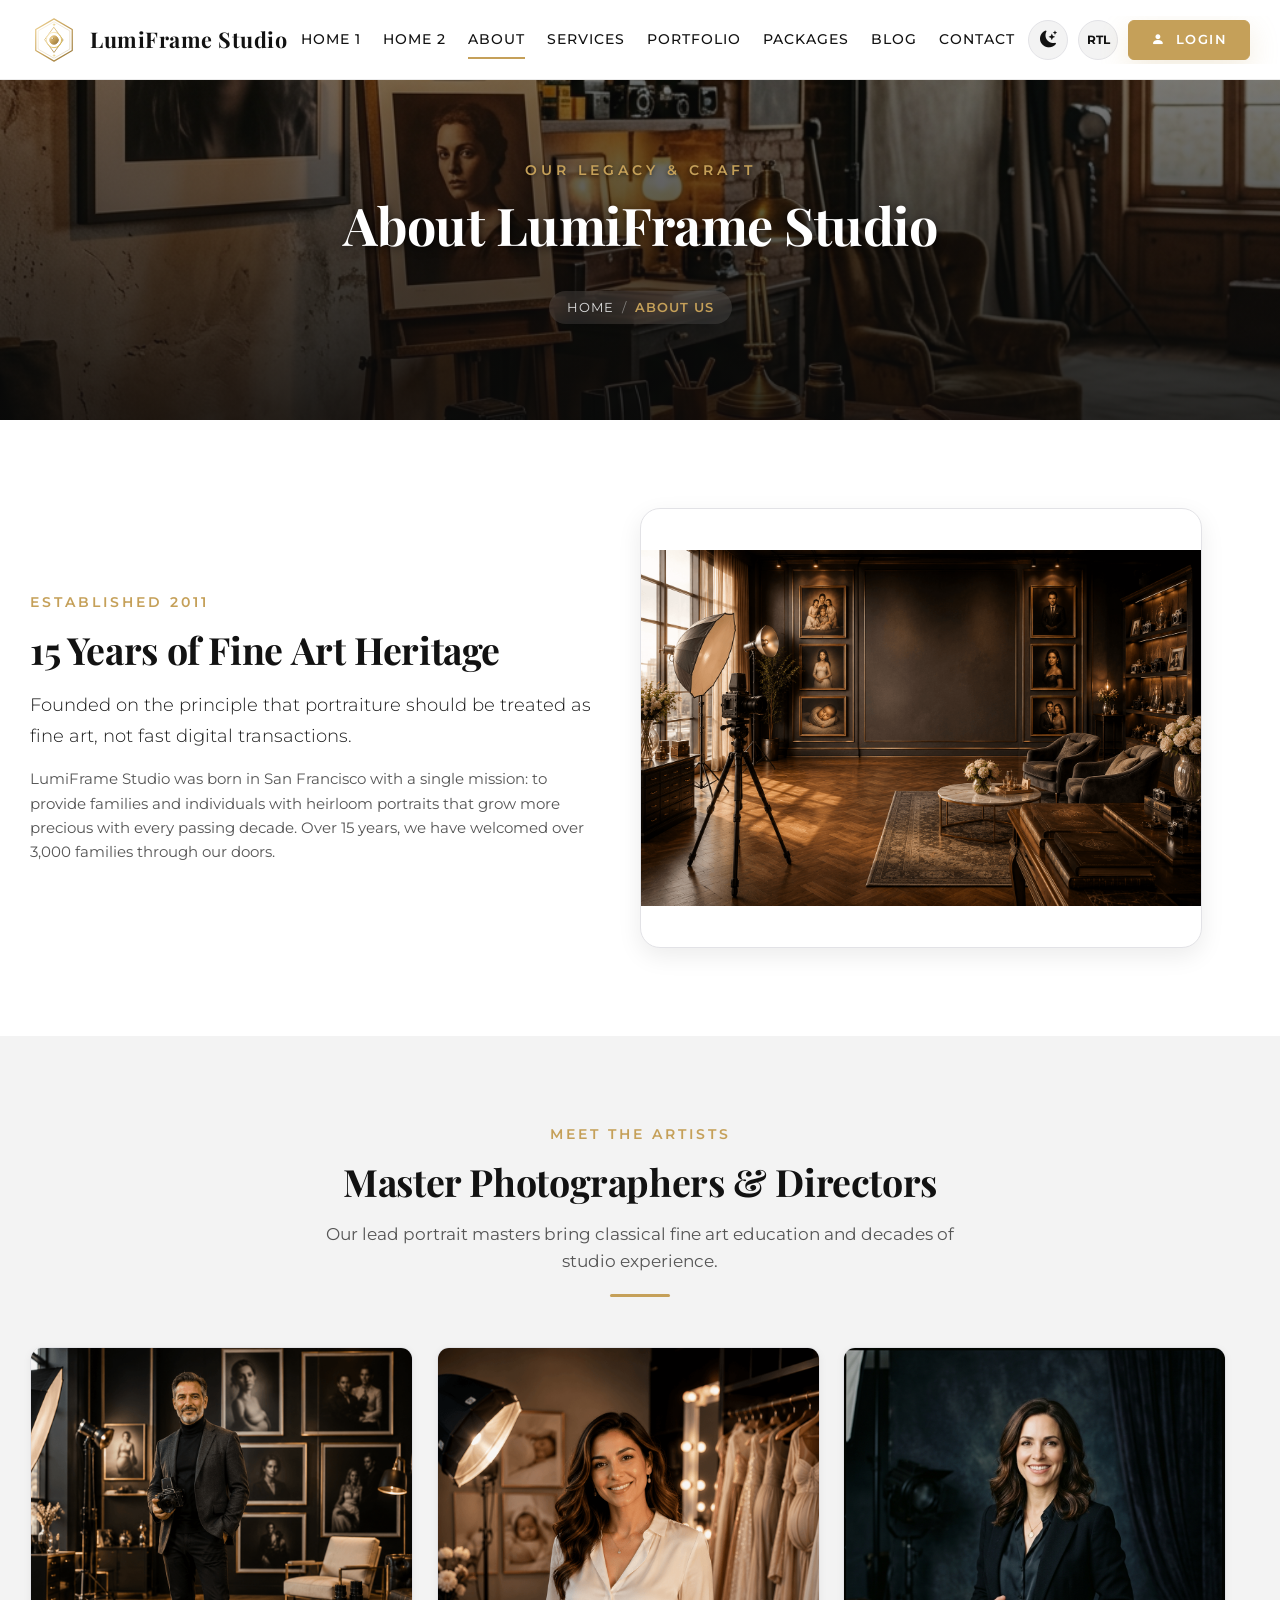
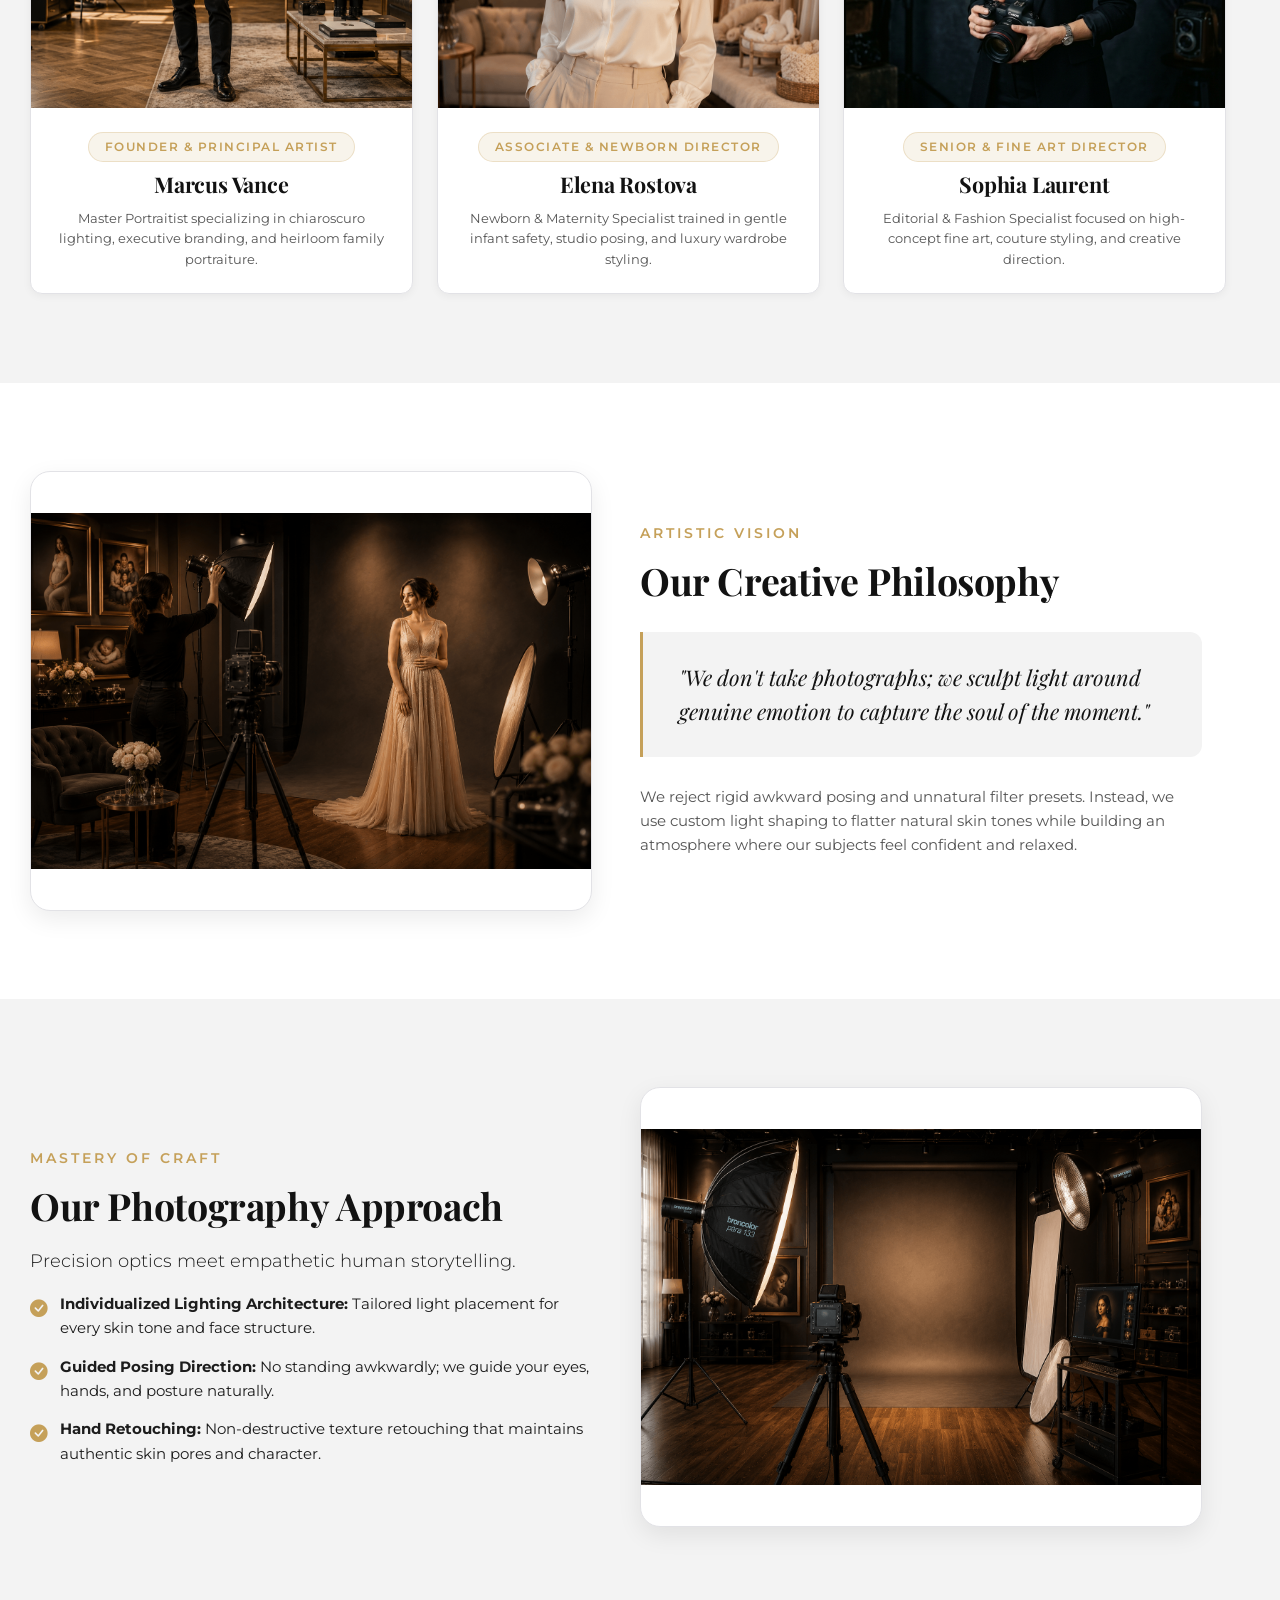
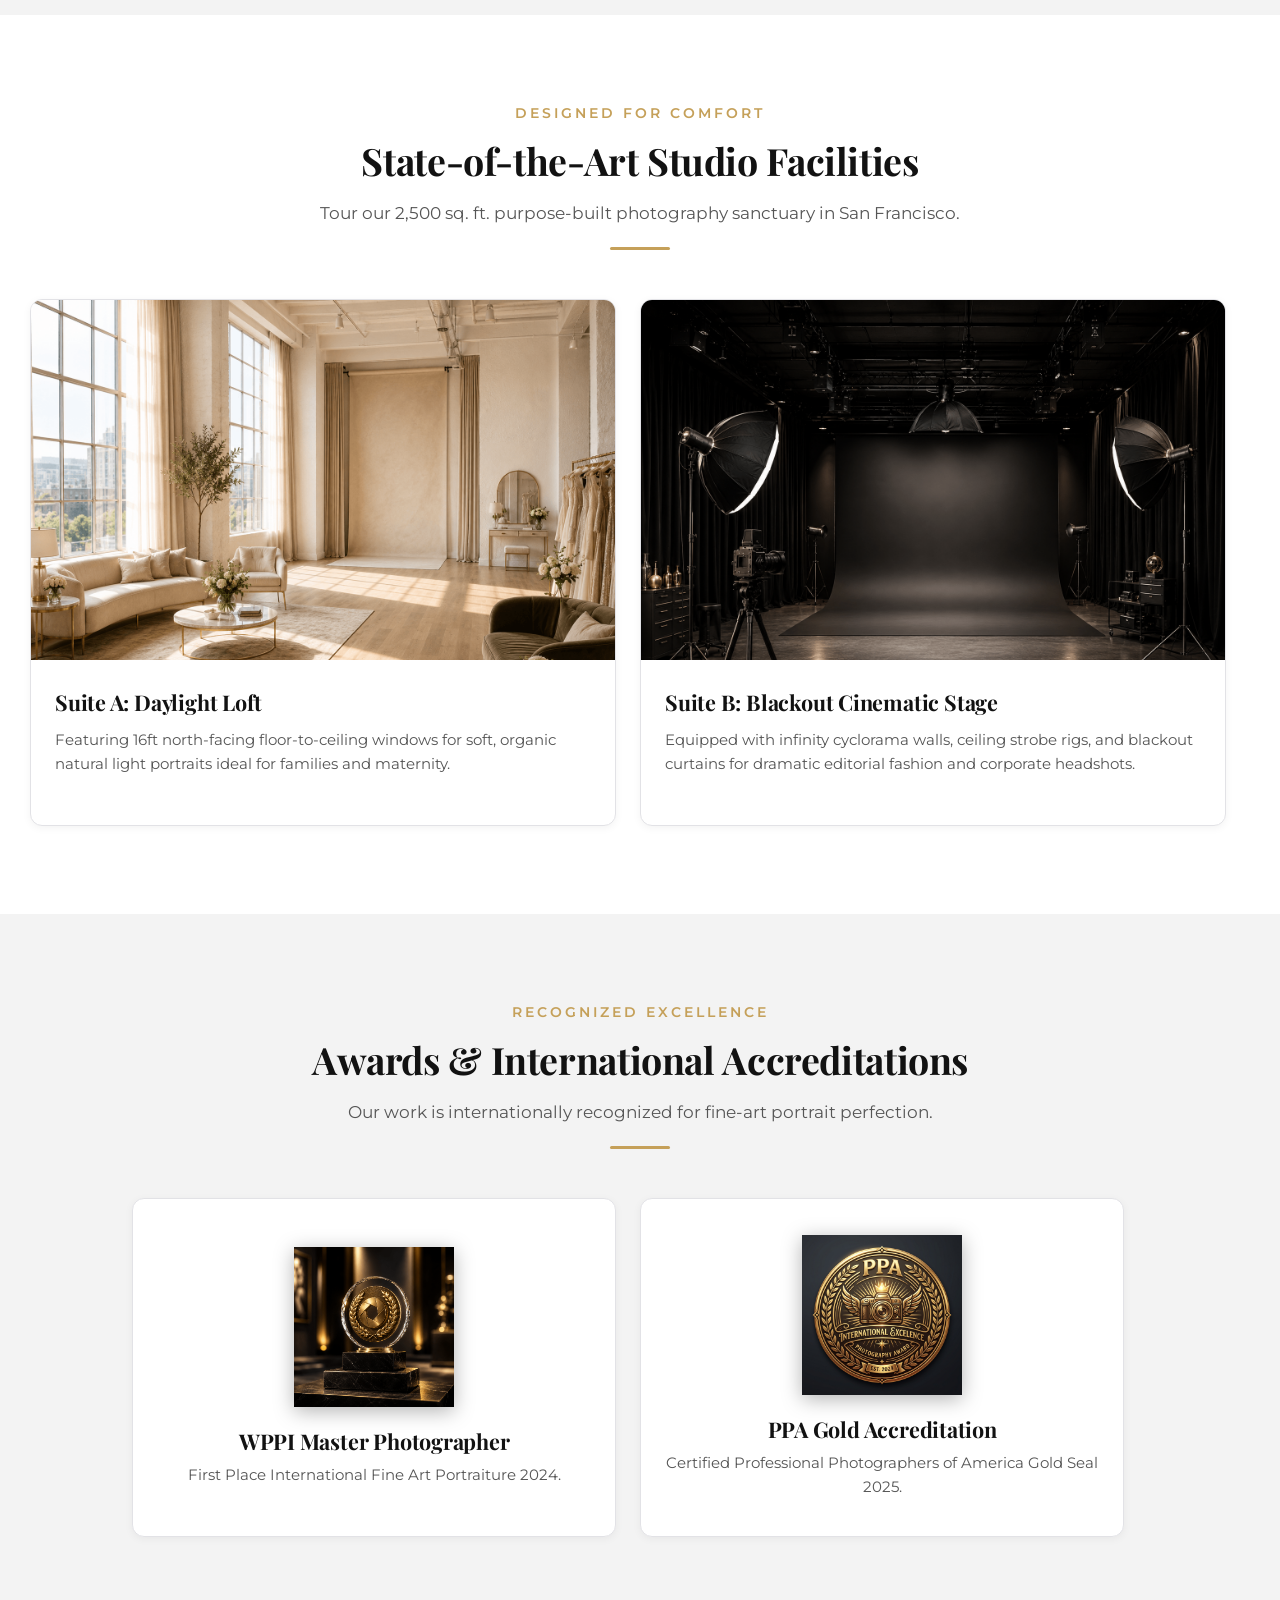
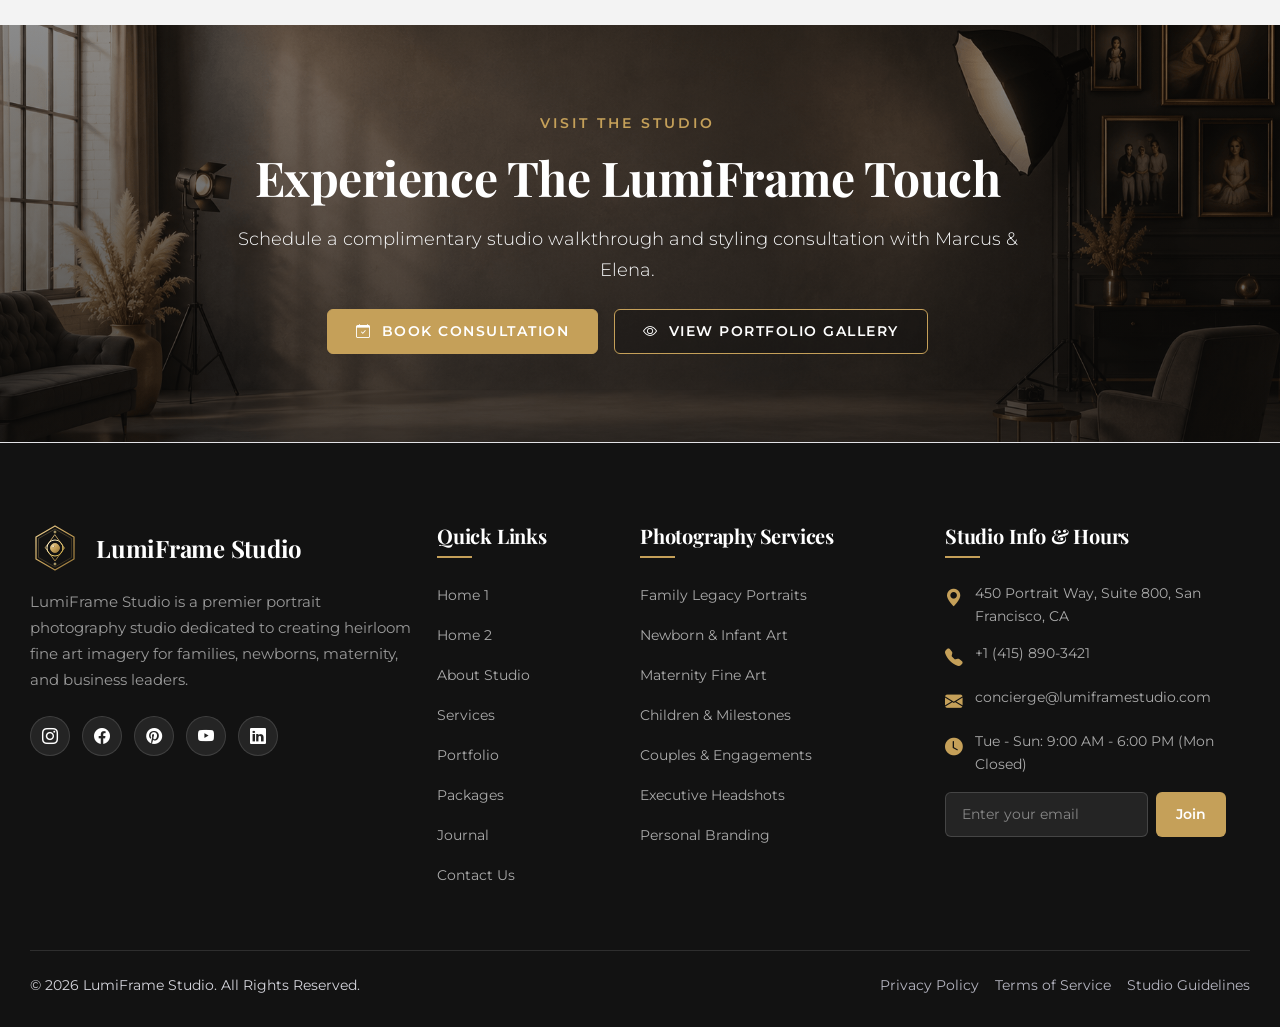
<file: about.html>
<!DOCTYPE html>
<html lang="en" data-theme="dark" data-bs-theme="dark" dir="ltr">

<head>
  <meta charset="UTF-8">
  <meta name="viewport" content="width=device-width, initial-scale=1.0">
  <title>About Us - LumiFrame Studio &amp; Master Portraitists</title>
  <meta name="description"
    content="Discover the history, artistic vision, master team, and state-of-the-art facilities behind LumiFrame Studio in San Francisco.">
  <link rel="icon" type="image/svg+xml" href="assets/images/common/lumi_logo.svg">
  <link rel="alternate icon" type="image/png" href="assets/images/common/lumi_icon.png">
  <link rel="apple-touch-icon" href="assets/images/common/lumi_logo.svg">

  <!-- Bootstrap 5 & Icons -->
  <link rel="stylesheet" href="https://cdn.jsdelivr.net/npm/bootstrap@5.3.2/dist/css/bootstrap.min.css">
  <link rel="stylesheet" href="https://cdn.jsdelivr.net/npm/bootstrap-icons@1.11.3/font/bootstrap-icons.min.css">
  <link rel="stylesheet" href="https://cdnjs.cloudflare.com/ajax/libs/font-awesome/6.5.1/css/all.min.css">

  <!-- Modular Custom Stylesheets -->
  <link rel="stylesheet" href="assets/css/variables.css">
  <link rel="stylesheet" href="assets/css/main.css">
  <link rel="stylesheet" href="assets/css/typography.css">
  <link rel="stylesheet" href="assets/css/header.css">
  <link rel="stylesheet" href="assets/css/footer.css">
  <link rel="stylesheet" href="assets/css/banner.css">
  <link rel="stylesheet" href="assets/css/cards.css">
  <link rel="stylesheet" href="assets/css/buttons.css">
  <link rel="stylesheet" href="assets/css/forms.css">
  <link rel="stylesheet" href="assets/css/gallery.css">
  <link rel="stylesheet" href="assets/css/auth.css">
  <link rel="stylesheet" href="assets/css/light-theme.css">
  <link rel="stylesheet" href="assets/css/dark-theme.css">
  <link rel="stylesheet" href="assets/css/rtl.css">
  <link rel="stylesheet" href="assets/css/desktop.css">
  <link rel="stylesheet" href="assets/css/laptop.css">
  <link rel="stylesheet" href="assets/css/tablet.css">
  <link rel="stylesheet" href="assets/css/mobile.css">
  <link rel="stylesheet" href="assets/css/responsive-patch.css">
</head>

<body>

  <!-- Header -->
  <header class="site-header">
    <div class="container header-container">
      <a href="index.html" class="header-brand">
        <img src="assets/images/common/lumi_logo.svg" alt="LumiFrame Studio Logo" class="brand-logo">
        <span class="brand-name">LumiFrame Studio</span>
      </a>

      <nav class="d-none d-xl-block">
        <ul class="main-nav">
          <li><a href="index.html" class="nav-link">Home 1</a></li>
          <li><a href="home2.html" class="nav-link">Home 2</a></li>
          <li><a href="about.html" class="nav-link active">About</a></li>
          <li><a href="services.html" class="nav-link">Services</a></li>
          <li><a href="portfolio.html" class="nav-link">Portfolio</a></li>
          <li><a href="packages.html" class="nav-link">Packages</a></li>
          <li><a href="blog.html" class="nav-link">Blog</a></li>
          <li><a href="contact.html" class="nav-link">Contact</a></li>
        </ul>
      </nav>

      <div class="header-controls">
        <button type="button" class="icon-toggle-btn theme-toggle-btn d-none d-xl-inline-flex" title="Toggle Theme"><i
            class="bi bi-moon-stars-fill"></i></button>
        <button type="button" class="icon-toggle-btn rtl-toggle-btn d-none d-xl-inline-flex"
          title="Toggle RTL/LTR"><span class="rtl-label" style="font-size:0.75rem; font-weight:700;">RTL</span></button>
        <a href="login.html" class="btn btn-header-login d-none d-xl-inline-flex"><i class="bi bi-person-fill"></i>
          Login</a>
        <button type="button" class="hamburger-btn" aria-label="Open Navigation Menu"><i
            class="bi bi-list"></i></button>
      </div>
    </div>
  </header>

  <!-- Mobile Offcanvas Drawer -->
  <div class="nav-backdrop"></div>
  <aside class="mobile-nav-drawer">
    <div class="mobile-drawer-header">
      <a href="index.html" class="d-flex align-items-center gap-2 text-decoration-none">
        <img src="assets/images/common/lumi_logo.svg" alt="LumiFrame Studio" style="height:36px;">
        <span class="font-heading fw-bold" style="font-size:1.15rem; color:var(--heading-color);">LumiFrame
          Studio</span>
      </a>
      <button type="button" class="close-drawer-btn"><i class="bi bi-x-lg"></i></button>
    </div>
    <ul class="mobile-nav-links">
      <li><a href="index.html" class="nav-link">Home 1</a></li>
      <li><a href="home2.html" class="nav-link">Home 2</a></li>
      <li><a href="about.html" class="nav-link active">About</a></li>
      <li><a href="services.html" class="nav-link">Services</a></li>
      <li><a href="portfolio.html" class="nav-link">Portfolio</a></li>
      <li><a href="packages.html" class="nav-link">Packages</a></li>
      <li><a href="blog.html" class="nav-link">Blog</a></li>
      <li><a href="contact.html" class="nav-link">Contact</a></li>
    </ul>
    <div class="mobile-drawer-footer">
      <div class="mobile-drawer-toggles">
        <button type="button" class="icon-toggle-btn theme-toggle-btn"><i class="bi bi-moon-stars-fill"></i></button>
        <button type="button" class="icon-toggle-btn rtl-toggle-btn"><span class="rtl-label"
            style="font-size:0.75rem; font-weight:700;">RTL</span></button>
      </div>
      <a href="login.html" class="btn btn-primary-gold w-100 mt-2"><i class="bi bi-person-fill"></i> Login</a>
    </div>
  </aside>

  <main>
    <!-- Compact Banner -->
    <section class="site-banner inner-banner" style="background-image: url('assets/images/about/banner.png');">
      <div class="banner-overlay"></div>
      <div class="container banner-content">
        <span class="banner-subtitle animate-fade-up">Our Legacy &amp; Craft</span>
        <h1 class="banner-title animate-fade-up">About LumiFrame Studio</h1>
        <ul class="banner-breadcrumb animate-fade-up">
          <li><a href="index.html">Home</a></li>
          <li class="separator">/</li>
          <li class="active">About Us</li>
        </ul>
      </div>
    </section>

    <!-- SECTION 1: Studio Story & Heritage -->
    <section class="section-padding bg-surface feature-split-section">
      <div class="container">
        <div class="row align-items-center g-4 g-lg-5 feature-split-row">
          <div class="col-lg-6 animate-fade-up">
            <span class="section-subtitle">Established 2011</span>
            <h2 class="section-title">15 Years of Fine Art Heritage</h2>
            <p class="lead-text">Founded on the principle that portraiture should be treated as fine art, not fast
              digital transactions.</p>
            <p class="card-text-custom mb-0">LumiFrame Studio was born in San Francisco with a single mission: to
              provide families and individuals with heirloom portraits that grow more precious with every passing
              decade. Over 15 years, we have welcomed over 3,000 families through our doors.</p>
          </div>
          <div class="col-lg-6 animate-fade-up">
            <div class="feature-img-card">
              <img src="assets/images/about/story-founding.png" alt="Studio Heritage" class="img-fluid">
            </div>
          </div>
        </div>
      </div>
    </section>

    <!-- SECTION 2: Master Photographer & Team Introduction -->
    <section class="section-padding bg-surface-secondary">
      <div class="container">
        <div class="section-header text-center animate-fade-up">
          <span class="section-subtitle">Meet The Artists</span>
          <h2 class="section-title">Master Photographers &amp; Directors</h2>
          <p class="section-description">Our lead portrait masters bring classical fine art education and decades of
            studio experience.</p>
          <div class="gold-divider"></div>
        </div>

        <div class="row g-4 justify-content-center align-items-stretch team-artist-grid">
          <!-- Artist 1 -->
          <div class="col-lg-4 col-md-6 col-12 animate-fade-up">
            <div class="card-custom team-artist-card h-100">
              <div class="card-img-wrapper portrait-ratio">
                <img src="assets/images/about/lead-photographer.png" alt="Marcus Vance">
              </div>
              <div class="card-body-custom text-center">
                <span class="badge-tag card-tag mx-auto mb-2">Founder &amp; Principal Artist</span>
                <h3 class="card-title-custom">Marcus Vance</h3>
                <p class="card-text-custom">Master Portraitist specializing in chiaroscuro lighting, executive branding, and heirloom family portraiture.</p>
              </div>
            </div>
          </div>

          <!-- Artist 2 -->
          <div class="col-lg-4 col-md-6 col-12 animate-fade-up">
            <div class="card-custom team-artist-card h-100">
              <div class="card-img-wrapper portrait-ratio">
                <img src="assets/images/about/associate-photographer.png" alt="Elena Rostova">
              </div>
              <div class="card-body-custom text-center">
                <span class="badge-tag card-tag mx-auto mb-2">Associate &amp; Newborn Director</span>
                <h3 class="card-title-custom">Elena Rostova</h3>
                <p class="card-text-custom">Newborn &amp; Maternity Specialist trained in gentle infant safety, studio posing, and luxury wardrobe styling.</p>
              </div>
            </div>
          </div>

          <!-- Artist 3 -->
          <div class="col-lg-4 col-md-6 col-12 animate-fade-up">
            <div class="card-custom team-artist-card h-100">
              <div class="card-img-wrapper portrait-ratio">
                <img src="assets/images/about/senior-photographer.png" alt="Sophia Laurent" onerror="this.onerror=null; this.src='assets/images/about/associate-photographer.png';">
              </div>
              <div class="card-body-custom text-center">
                <span class="badge-tag card-tag mx-auto mb-2">Senior &amp; Fine Art Director</span>
                <h3 class="card-title-custom">Sophia Laurent</h3>
                <p class="card-text-custom">Editorial &amp; Fashion Specialist focused on high-concept fine art, couture styling, and creative direction.</p>
              </div>
            </div>
          </div>
        </div>
      </div>
    </section>

    <!-- SECTION 3: Creative Philosophy -->
    <section class="section-padding bg-surface feature-split-section">
      <div class="container">
        <div class="row align-items-center g-4 g-lg-5 feature-split-row">
          <div class="col-lg-6 order-lg-2 animate-fade-up">
            <span class="section-subtitle">Artistic Vision</span>
            <h2 class="section-title">Our Creative Philosophy</h2>
            <blockquote class="quote-artistic">
              "We don't take photographs; we sculpt light around genuine emotion to capture the soul of the moment."
            </blockquote>
            <p class="card-text-custom mb-0">We reject rigid awkward posing and unnatural filter presets. Instead, we
              use custom light shaping to flatter natural skin tones while building an atmosphere where our subjects
              feel confident and relaxed.</p>
          </div>
          <div class="col-lg-6 order-lg-1 animate-fade-up">
            <div class="feature-img-card">
              <img src="assets/images/about/philosophy-art.png" alt="Creative Philosophy" class="img-fluid">
            </div>
          </div>
        </div>
      </div>
    </section>

    <!-- SECTION 4: Photography Approach & Techniques -->
    <section class="section-padding bg-surface-secondary feature-split-section">
      <div class="container">
        <div class="row align-items-center g-4 g-lg-5 feature-split-row">
          <div class="col-lg-6 animate-fade-up">
            <span class="section-subtitle">Mastery of Craft</span>
            <h2 class="section-title">Our Photography Approach</h2>
            <p class="lead-text mb-3">Precision optics meet empathetic human storytelling.</p>
            <ul class="card-meta-list mb-0">
              <li>
                <i class="bi bi-check-circle-fill text-gold"></i>
                <div><strong>Individualized Lighting Architecture:</strong> Tailored light placement for every skin tone
                  and face structure.</div>
              </li>
              <li>
                <i class="bi bi-check-circle-fill text-gold"></i>
                <div><strong>Guided Posing Direction:</strong> No standing awkwardly; we guide your eyes, hands, and
                  posture naturally.</div>
              </li>
              <li>
                <i class="bi bi-check-circle-fill text-gold"></i>
                <div><strong>Hand Retouching:</strong> Non-destructive texture retouching that maintains authentic skin
                  pores and character.</div>
              </li>
            </ul>
          </div>
          <div class="col-lg-6 animate-fade-up">
            <div class="feature-img-card">
              <img src="assets/images/about/approach-lighting.png" alt="Photography Lighting Mastery" class="img-fluid">
            </div>
          </div>
        </div>
      </div>
    </section>

    <!-- SECTION 5: Studio Facilities Showcase -->
    <section class="section-padding bg-surface">
      <div class="container">
        <div class="section-header text-center animate-fade-up">
          <span class="section-subtitle">Designed For Comfort</span>
          <h2 class="section-title">State-of-the-Art Studio Facilities</h2>
          <p class="section-description">Tour our 2,500 sq. ft. purpose-built photography sanctuary in San Francisco.
          </p>
          <div class="gold-divider"></div>
        </div>

        <div class="row g-4 row-cols-1 row-cols-md-2">
          <div class="col animate-fade-up">
            <div class="card-custom">
              <div class="card-img-wrapper">
                <img src="assets/images/about/facility-studio-a.png" alt="Studio Suite A">
              </div>
              <div class="card-body-custom">
                <h3 class="card-title-custom">Suite A: Daylight Loft</h3>
                <p class="card-text-custom">Featuring 16ft north-facing floor-to-ceiling windows for soft, organic
                  natural light portraits ideal for families and maternity.</p>
              </div>
            </div>
          </div>

          <div class="col animate-fade-up">
            <div class="card-custom">
              <div class="card-img-wrapper">
                <img src="assets/images/about/facility-studio-b.png" alt="Studio Suite B">
              </div>
              <div class="card-body-custom">
                <h3 class="card-title-custom">Suite B: Blackout Cinematic Stage</h3>
                <p class="card-text-custom">Equipped with infinity cyclorama walls, ceiling strobe rigs, and blackout
                  curtains for dramatic editorial fashion and corporate headshots.</p>
              </div>
            </div>
          </div>
        </div>
      </div>
    </section>

    <!-- SECTION 6: Awards, Achievements & Trust Indicators -->
    <section class="section-padding bg-surface-secondary">
      <div class="container">
        <div class="section-header text-center animate-fade-up">
          <span class="section-subtitle">Recognized Excellence</span>
          <h2 class="section-title">Awards &amp; International Accreditations</h2>
          <p class="section-description">Our work is internationally recognized for fine-art portrait perfection.</p>
          <div class="gold-divider"></div>
        </div>

        <div class="row justify-content-center align-items-stretch g-4">
          <!-- Award 1: WPPI Master Photographer -->
          <div class="col-lg-5 col-md-6 col-12 animate-fade-up">
            <div class="card-custom awards-card text-center">
              <img src="assets/images/about/awards-seal.png" alt="WPPI Master Award Seal" class="awards-seal-img" onerror="this.onerror=null; this.src='assets/images/about/awards-seal.png';">
              <h3 class="h4 card-title-custom mb-2 text-center">WPPI Master Photographer</h3>
              <p class="card-text-custom text-center mb-0">First Place International Fine Art Portraiture 2024.</p>
            </div>
          </div>

          <!-- Award 2: PPA International Gold Accreditation -->
          <div class="col-lg-5 col-md-6 col-12 animate-fade-up">
            <div class="card-custom awards-card text-center">
              <img src="assets/images/about/award-seal-2.png" alt="PPA International Gold Accreditation Seal" class="awards-seal-img">
              <h3 class="h4 card-title-custom mb-2 text-center">PPA Gold Accreditation</h3>
              <p class="card-text-custom text-center mb-0">Certified Professional Photographers of America Gold Seal 2025.</p>
            </div>
          </div>
        </div>
      </div>
    </section>

    <!-- SECTION 7: Client Experience CTA -->
    <section class="section-padding text-center position-relative overflow-hidden"
      style="background: url('assets/images/about/cta-bg.png') center/cover no-repeat;">
      <div class="banner-overlay" style="opacity:0.85;"></div>
      <div class="container position-relative z-2">
        <div class="row justify-content-center">
          <div class="col-lg-8 animate-fade-up">
            <span class="section-subtitle text-gold">Visit The Studio</span>
            <h2 class="text-white font-heading display-5 fw-bold mb-3">Experience The LumiFrame Touch</h2>
            <p class="text-light mb-4 lead-text">Schedule a complimentary studio walkthrough and styling consultation
              with Marcus &amp; Elena.</p>
            <div class="d-flex justify-content-center gap-3 flex-wrap">
              <a href="contact.html" class="btn btn-primary-gold"><i class="bi bi-calendar-check"></i> Book
                Consultation</a>
              <a href="portfolio.html" class="btn btn-outline-gold text-white"><i class="bi bi-eye"></i> View Portfolio
                Gallery</a>
            </div>
          </div>
        </div>
      </div>
    </section>
  </main>

  <!-- Footer -->
  <footer class="site-footer">
    <div class="container">
      <div class="row g-4">
        <div class="col-lg-4 col-md-6">
          <a href="index.html" class="d-inline-flex align-items-center gap-3 mb-3 text-decoration-none">
            <img src="assets/images/common/lumi_logo.svg" alt="LumiFrame Studio" class="footer-brand-img mb-0">
            <span class="font-heading fw-bold text-white fs-4">LumiFrame Studio</span>
          </a>
          <p class="footer-desc">LumiFrame Studio is a premier portrait photography studio dedicated to creating
            heirloom fine art imagery for families, newborns, maternity, and business leaders.</p>
          <div class="footer-social-links">
            <a href="#" class="social-icon-link" aria-label="Instagram"><i class="bi bi-instagram"></i></a>
            <a href="#" class="social-icon-link" aria-label="Facebook"><i class="bi bi-facebook"></i></a>
            <a href="#" class="social-icon-link" aria-label="Pinterest"><i class="bi bi-pinterest"></i></a>
            <a href="#" class="social-icon-link" aria-label="YouTube"><i class="bi bi-youtube"></i></a>
            <a href="#" class="social-icon-link" aria-label="LinkedIn"><i class="bi bi-linkedin"></i></a>
          </div>
        </div>

        <div class="col-lg-2 col-md-6">
          <h3 class="footer-heading">Quick Links</h3>
          <ul class="footer-links">
            <li><a href="index.html">Home 1</a></li>
            <li><a href="home2.html">Home 2</a></li>
            <li><a href="about.html">About Studio</a></li>
            <li><a href="services.html">Services</a></li>
            <li><a href="portfolio.html">Portfolio</a></li>
            <li><a href="packages.html">Packages</a></li>
            <li><a href="blog.html">Journal</a></li>
            <li><a href="contact.html">Contact Us</a></li>
          </ul>
        </div>

        <div class="col-lg-3 col-md-6">
          <h3 class="footer-heading">Photography Services</h3>
          <ul class="footer-links">
            <li><a href="services.html">Family Legacy Portraits</a></li>
            <li><a href="services.html">Newborn &amp; Infant Art</a></li>
            <li><a href="services.html">Maternity Fine Art</a></li>
            <li><a href="services.html">Children &amp; Milestones</a></li>
            <li><a href="services.html">Couples &amp; Engagements</a></li>
            <li><a href="services.html">Executive Headshots</a></li>
            <li><a href="services.html">Personal Branding</a></li>
          </ul>
        </div>

        <div class="col-lg-3 col-md-6">
          <h3 class="footer-heading">Studio Info &amp; Hours</h3>
          <ul class="footer-contact-info mb-3">
            <li><i class="bi bi-geo-alt-fill"></i> 450 Portrait Way, Suite 800, San Francisco, CA</li>
            <li><i class="bi bi-telephone-fill"></i> +1 (415) 890-3421</li>
            <li><i class="bi bi-envelope-fill"></i> concierge@lumiframestudio.com</li>
            <li><i class="bi bi-clock-fill"></i> Tue - Sun: 9:00 AM - 6:00 PM (Mon Closed)</li>
          </ul>
          <form class="footer-newsletter-form">
            <input type="email" placeholder="Enter your email" required>
            <button type="submit">Join</button>
          </form>
        </div>
      </div>

      <div class="footer-bottom">
        <p class="mb-0">&copy; 2026 LumiFrame Studio. All Rights Reserved.</p>
        <div class="d-flex gap-3">
          <a href="#">Privacy Policy</a>
          <a href="#">Terms of Service</a>
          <a href="#">Studio Guidelines</a>
        </div>
      </div>
    </div>
  </footer>

  <!-- Scripts -->
  <script src="https://cdn.jsdelivr.net/npm/bootstrap@5.3.2/dist/js/bootstrap.bundle.min.js"></script>
  <script src="assets/js/theme.js"></script>
  <script src="assets/js/rtl.js"></script>
  <script src="assets/js/main.js"></script>
  <script src="assets/js/portfolio.js"></script>
  <script src="assets/js/booking.js"></script>
</body>

</html>
</file>
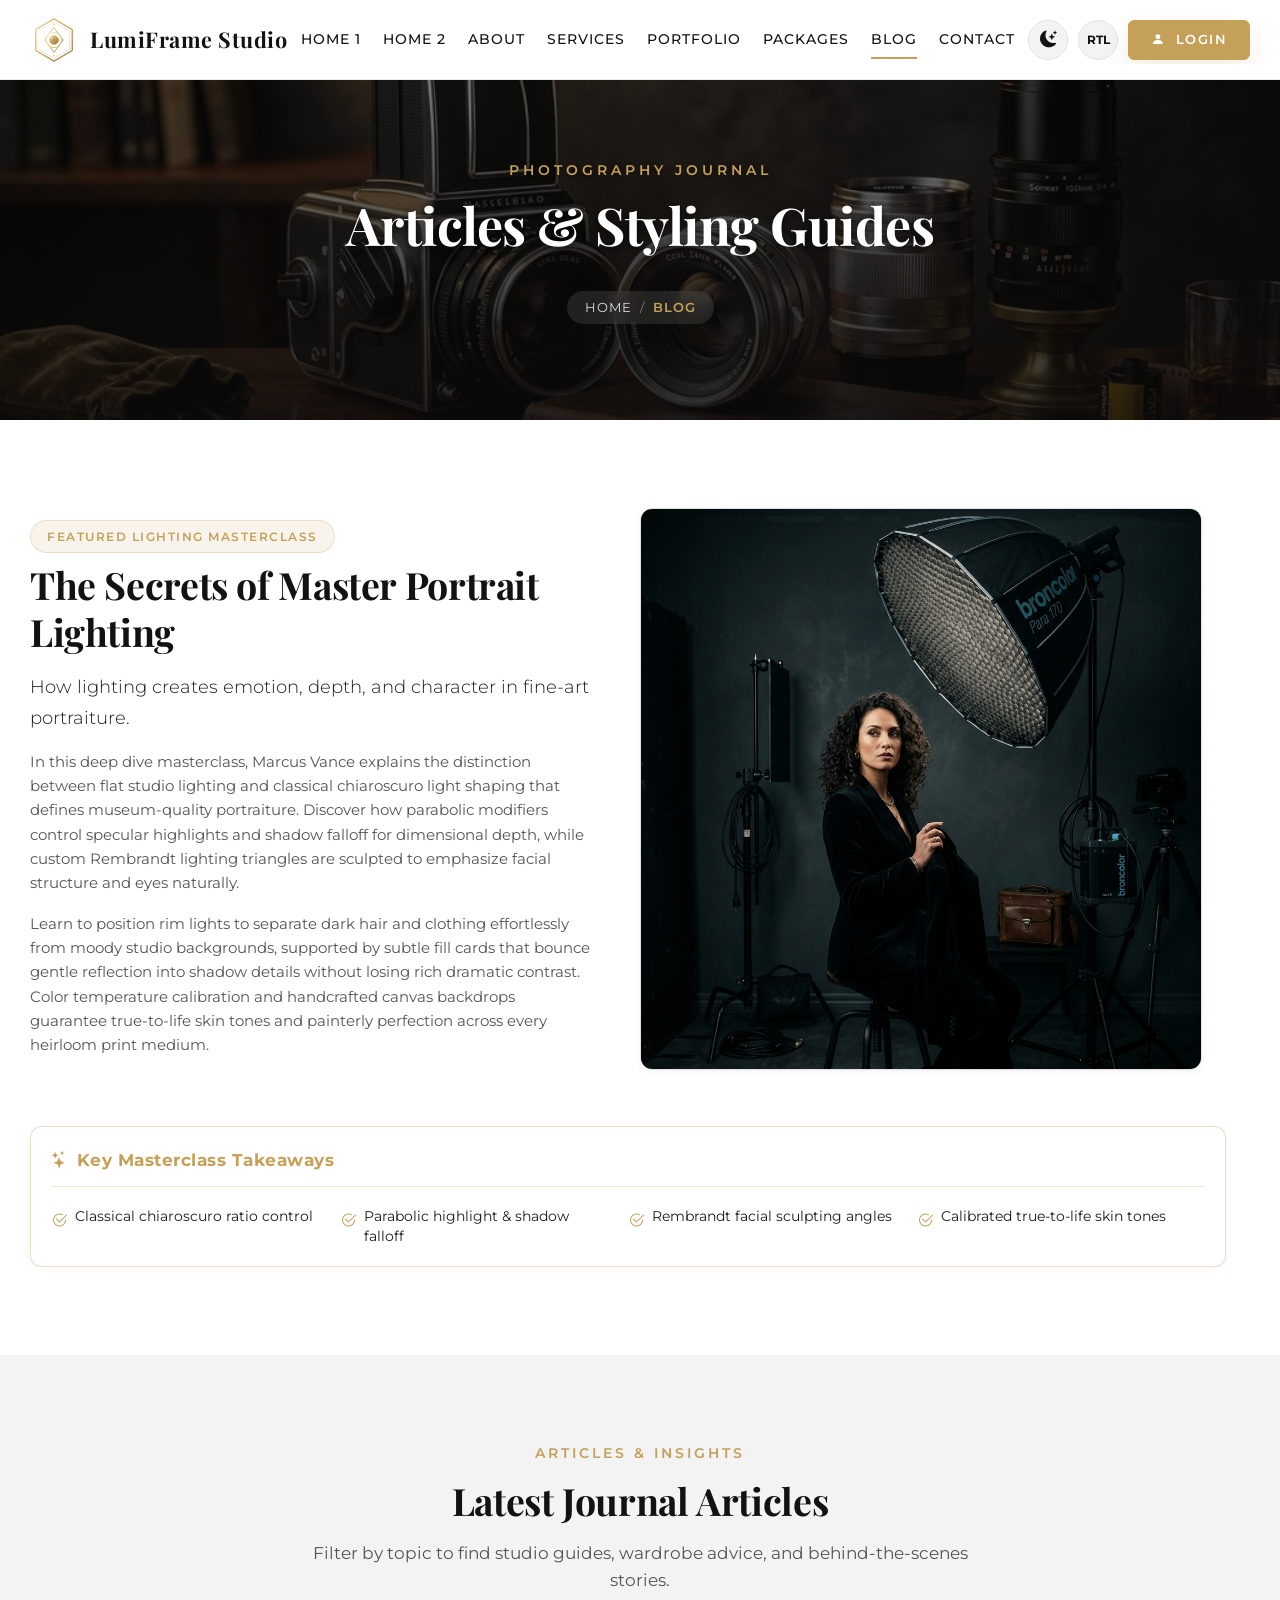
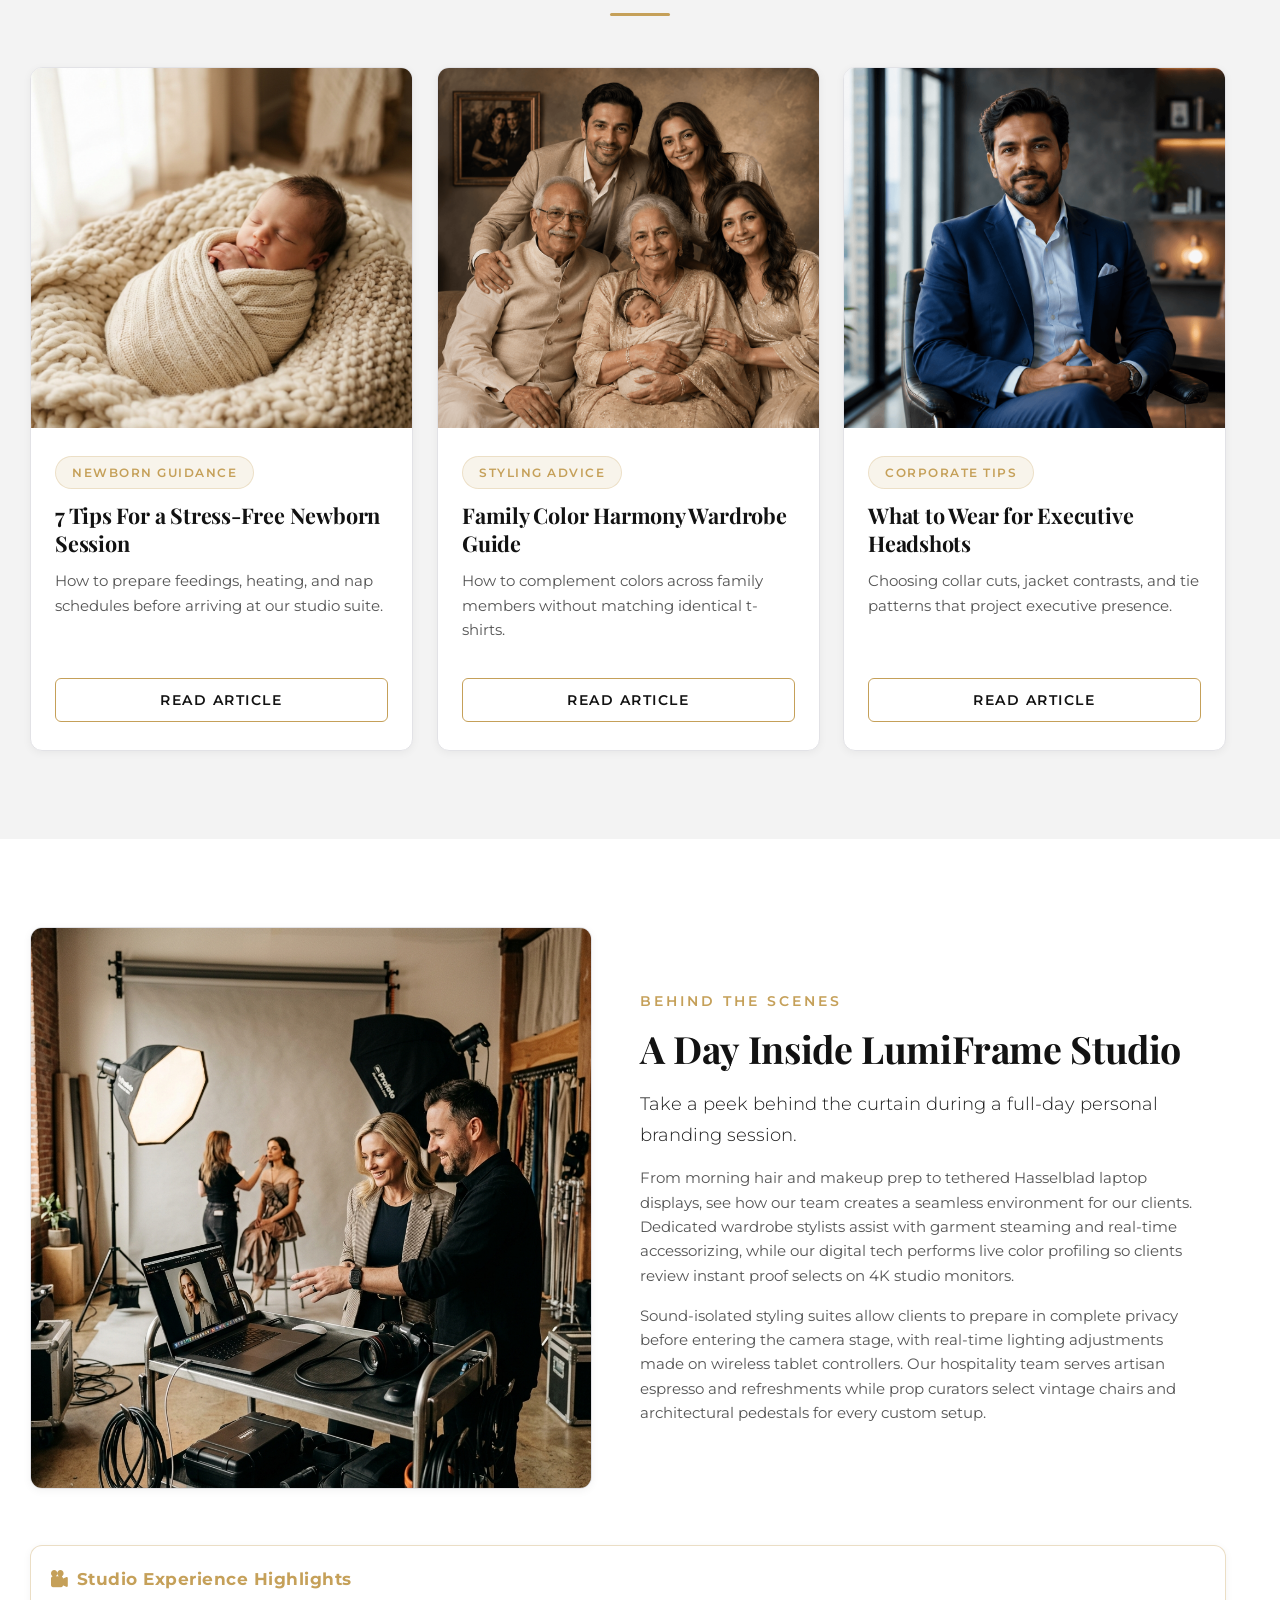
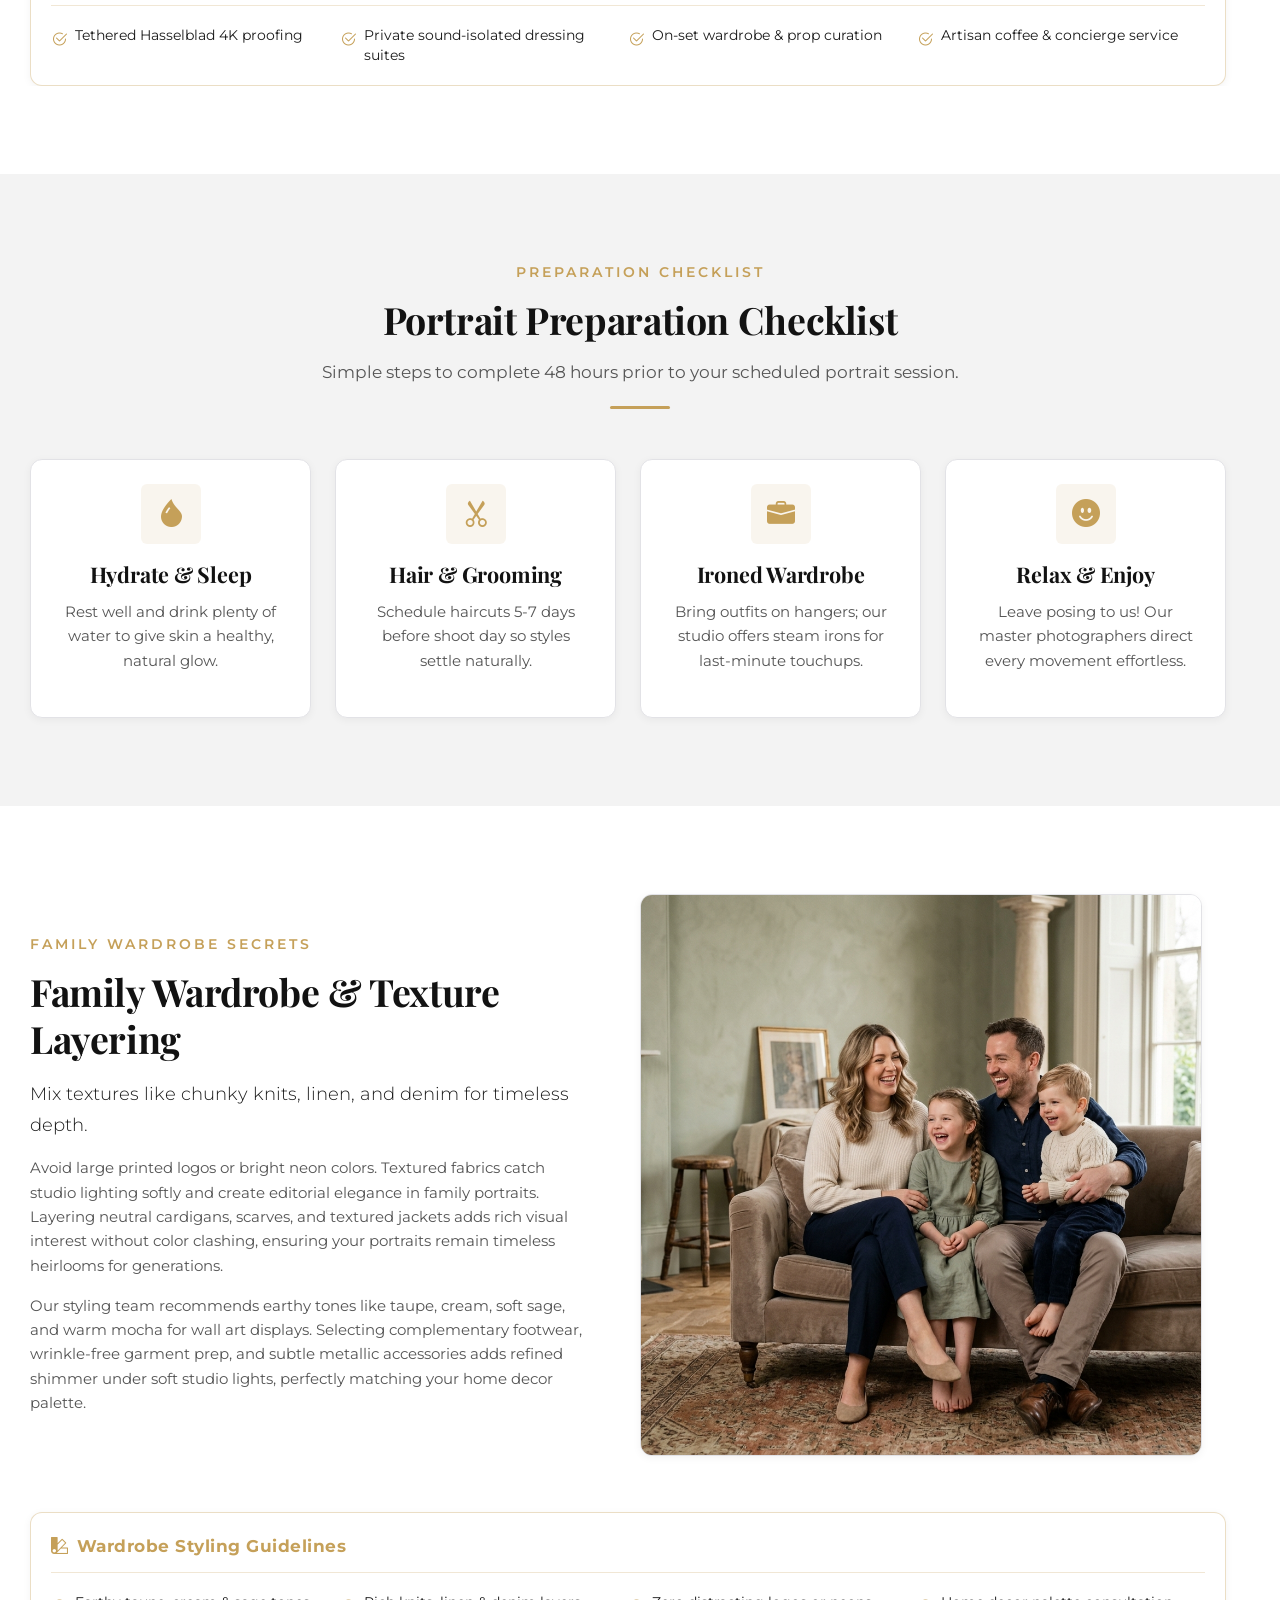
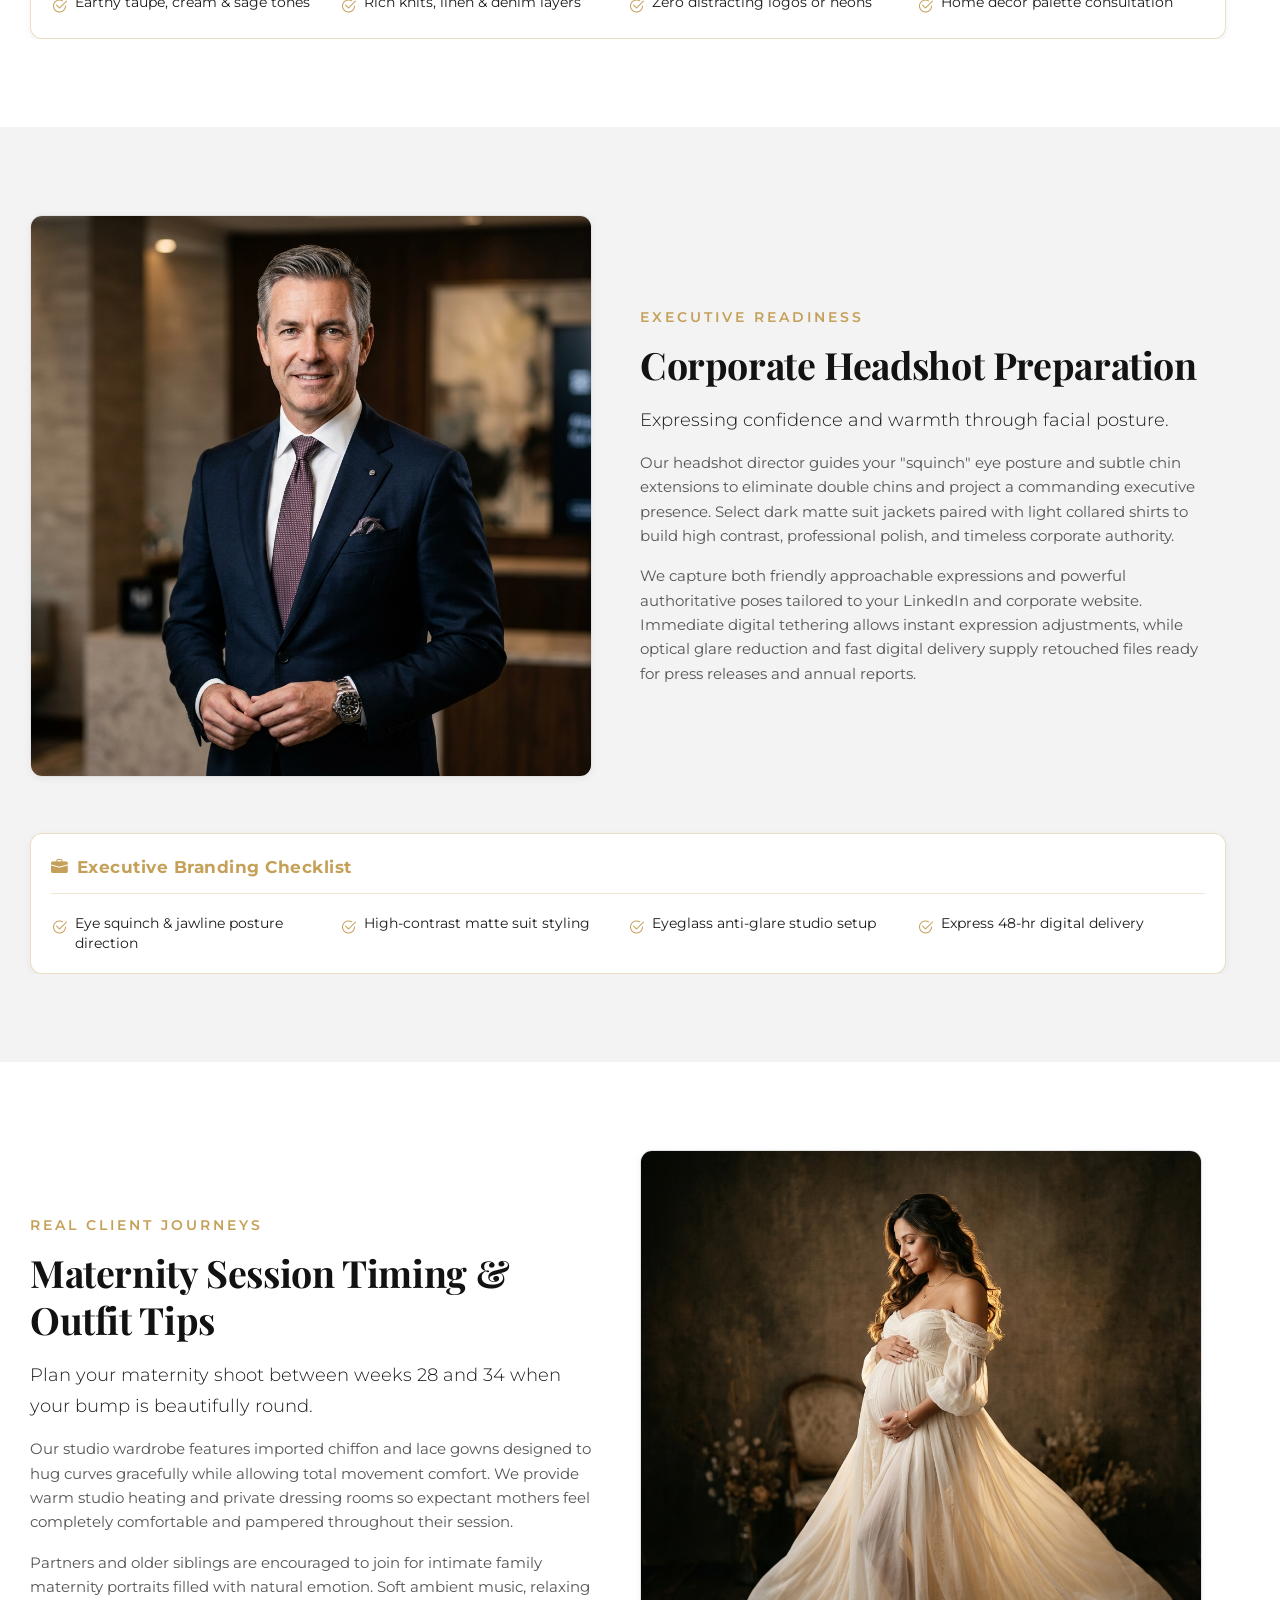
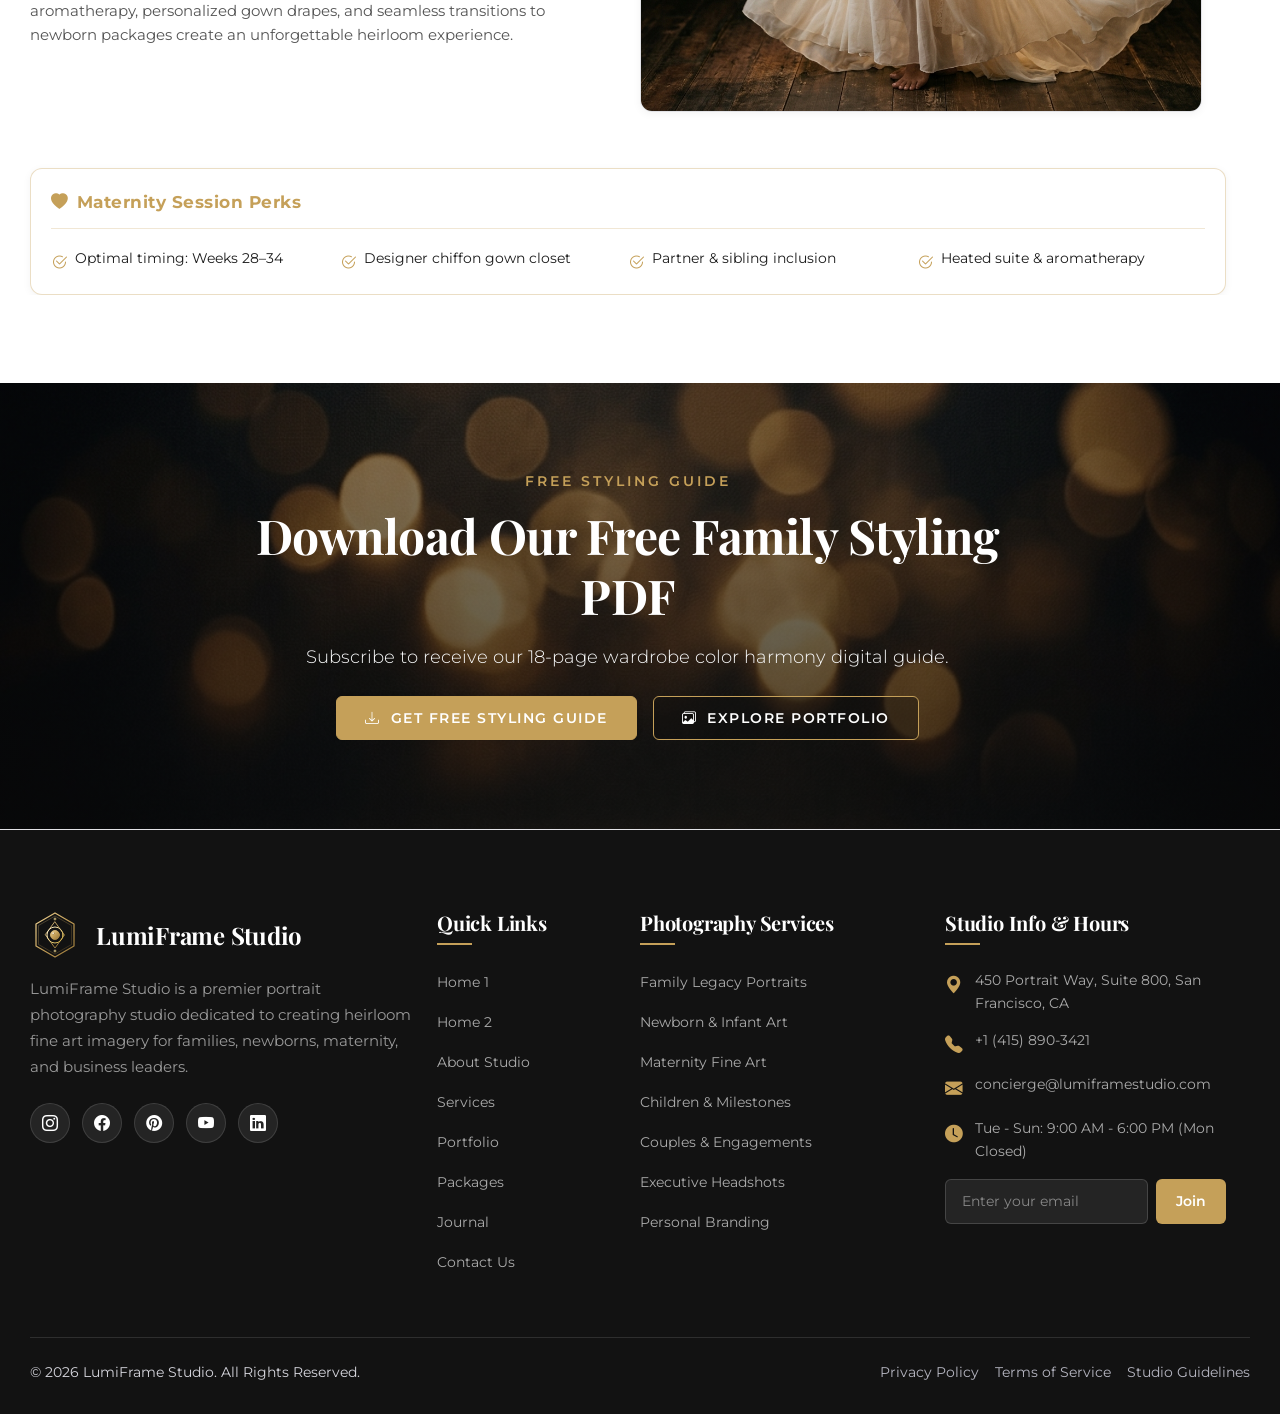
<file: blog.html>
<!DOCTYPE html>
<html lang="en" data-theme="dark" data-bs-theme="dark" dir="ltr">

<head>
  <meta charset="UTF-8">
  <meta name="viewport" content="width=device-width, initial-scale=1.0">
  <title>Journal &amp; Photography Guides - LumiFrame Studio</title>
  <meta name="description"
    content="Read LumiFrame Studio journal: Portrait preparation guides, family wardrobe styling advice, newborn shoot tips, and executive headshot advice.">
  <link rel="icon" type="image/svg+xml" href="assets/images/common/lumi_logo.svg">
  <link rel="alternate icon" type="image/png" href="assets/images/common/lumi_icon.png">
  <link rel="apple-touch-icon" href="assets/images/common/lumi_logo.svg">

  <!-- Bootstrap 5 & Icons -->
  <link rel="stylesheet" href="https://cdn.jsdelivr.net/npm/bootstrap@5.3.2/dist/css/bootstrap.min.css">
  <link rel="stylesheet" href="https://cdn.jsdelivr.net/npm/bootstrap-icons@1.11.3/font/bootstrap-icons.min.css">
  <link rel="stylesheet" href="https://cdnjs.cloudflare.com/ajax/libs/font-awesome/6.5.1/css/all.min.css">

  <!-- Modular Custom Stylesheets -->
  <link rel="stylesheet" href="assets/css/variables.css">
  <link rel="stylesheet" href="assets/css/main.css">
  <link rel="stylesheet" href="assets/css/typography.css">
  <link rel="stylesheet" href="assets/css/header.css">
  <link rel="stylesheet" href="assets/css/footer.css">
  <link rel="stylesheet" href="assets/css/banner.css">
  <link rel="stylesheet" href="assets/css/cards.css">
  <link rel="stylesheet" href="assets/css/buttons.css">
  <link rel="stylesheet" href="assets/css/forms.css">
  <link rel="stylesheet" href="assets/css/gallery.css">
  <link rel="stylesheet" href="assets/css/auth.css">
  <link rel="stylesheet" href="assets/css/light-theme.css">
  <link rel="stylesheet" href="assets/css/dark-theme.css">
  <link rel="stylesheet" href="assets/css/rtl.css">
  <link rel="stylesheet" href="assets/css/desktop.css">
  <link rel="stylesheet" href="assets/css/laptop.css">
  <link rel="stylesheet" href="assets/css/tablet.css">
  <link rel="stylesheet" href="assets/css/mobile.css">
  <link rel="stylesheet" href="assets/css/responsive-patch.css">
</head>

<body>

  <!-- Header -->
  <header class="site-header">
    <div class="container header-container">
      <a href="index.html" class="header-brand">
        <img src="assets/images/common/lumi_logo.svg" alt="LumiFrame Studio Logo" class="brand-logo">
        <span class="brand-name">LumiFrame Studio</span>
      </a>

      <nav class="d-none d-xl-block">
        <ul class="main-nav">
          <li><a href="index.html" class="nav-link">Home 1</a></li>
          <li><a href="home2.html" class="nav-link">Home 2</a></li>
          <li><a href="about.html" class="nav-link">About</a></li>
          <li><a href="services.html" class="nav-link">Services</a></li>
          <li><a href="portfolio.html" class="nav-link">Portfolio</a></li>
          <li><a href="packages.html" class="nav-link">Packages</a></li>
          <li><a href="blog.html" class="nav-link active">Blog</a></li>
          <li><a href="contact.html" class="nav-link">Contact</a></li>
        </ul>
      </nav>

      <div class="header-controls">
        <button type="button" class="icon-toggle-btn theme-toggle-btn d-none d-xl-inline-flex" title="Toggle Theme"><i
            class="bi bi-moon-stars-fill"></i></button>
        <button type="button" class="icon-toggle-btn rtl-toggle-btn d-none d-xl-inline-flex"
          title="Toggle RTL/LTR"><span class="rtl-label" style="font-size:0.75rem; font-weight:700;">RTL</span></button>
        <a href="login.html" class="btn btn-header-login d-none d-xl-inline-flex"><i class="bi bi-person-fill"></i>
          Login</a>
        <button type="button" class="hamburger-btn" aria-label="Open Navigation Menu"><i
            class="bi bi-list"></i></button>
      </div>
    </div>
  </header>

  <!-- Mobile Offcanvas Drawer -->
  <div class="nav-backdrop"></div>
  <aside class="mobile-nav-drawer">
    <div class="mobile-drawer-header">
      <a href="index.html" class="d-flex align-items-center gap-2 text-decoration-none">
        <img src="assets/images/common/lumi_logo.svg" alt="LumiFrame Studio" style="height:36px;">
        <span class="font-heading fw-bold" style="font-size:1.15rem; color:var(--heading-color);">LumiFrame
          Studio</span>
      </a>
      <button type="button" class="close-drawer-btn"><i class="bi bi-x-lg"></i></button>
    </div>
    <ul class="mobile-nav-links">
      <li><a href="index.html" class="nav-link">Home 1</a></li>
      <li><a href="home2.html" class="nav-link">Home 2</a></li>
      <li><a href="about.html" class="nav-link">About</a></li>
      <li><a href="services.html" class="nav-link">Services</a></li>
      <li><a href="portfolio.html" class="nav-link">Portfolio</a></li>
      <li><a href="packages.html" class="nav-link">Packages</a></li>
      <li><a href="blog.html" class="nav-link active">Blog</a></li>
      <li><a href="contact.html" class="nav-link">Contact</a></li>
    </ul>
    <div class="mobile-drawer-footer">
      <div class="mobile-drawer-toggles">
        <button type="button" class="icon-toggle-btn theme-toggle-btn"><i class="bi bi-moon-stars-fill"></i></button>
        <button type="button" class="icon-toggle-btn rtl-toggle-btn"><span class="rtl-label"
            style="font-size:0.75rem; font-weight:700;">RTL</span></button>
      </div>
      <a href="login.html" class="btn btn-primary-gold w-100 mt-2"><i class="bi bi-person-fill"></i> Login</a>
    </div>
  </aside>

  <main>
    <!-- Compact Banner -->
    <section class="site-banner inner-banner" style="background-image: url('assets/images/blog/banner.png');">
      <div class="banner-overlay"></div>
      <div class="container banner-content">
        <span class="banner-subtitle animate-fade-up">Photography Journal</span>
        <h1 class="banner-title animate-fade-up">Articles &amp; Styling Guides</h1>
        <ul class="banner-breadcrumb animate-fade-up">
          <li><a href="index.html">Home</a></li>
          <li class="separator">/</li>
          <li class="active">Blog</li>
        </ul>
      </div>
    </section>

    <!-- SECTION 1: Featured Main Article -->
    <section class="section-padding bg-surface">
      <div class="container">
        <div class="row align-items-center g-5">
          <div class="col-lg-6 animate-fade-up">
            <span class="badge-tag card-tag mb-2">Featured Lighting Masterclass</span>
            <h2 class="section-title">The Secrets of Master Portrait Lighting</h2>
            <p class="lead-text">How lighting creates emotion, depth, and character in fine-art portraiture.</p>
            <p class="card-text-custom mb-3">In this deep dive masterclass, Marcus Vance explains the distinction between flat studio lighting and classical chiaroscuro light shaping that defines museum-quality portraiture. Discover how parabolic modifiers control specular highlights and shadow falloff for dimensional depth, while custom Rembrandt lighting triangles are sculpted to emphasize facial structure and eyes naturally.</p>
            <p class="card-text-custom mb-0">Learn to position rim lights to separate dark hair and clothing effortlessly from moody studio backgrounds, supported by subtle fill cards that bounce gentle reflection into shadow details without losing rich dramatic contrast. Color temperature calibration and handcrafted canvas backdrops guarantee true-to-life skin tones and painterly perfection across every heirloom print medium.</p>
          </div>
          <div class="col-lg-6 animate-fade-up">
            <div class="card-custom">
              <img src="assets/images/blog/blog-featured.png" alt="Master Lighting Article" class="img-fluid">
            </div>
          </div>
        </div>

        <!-- Takeaways Box (AFTER IMAGE) -->
        <div class="row mt-4 pt-2 animate-fade-up">
          <div class="col-12">
            <div class="blog-insight-box p-4 rounded border border-gold-subtle bg-surface-tertiary">
              <div class="d-flex align-items-center gap-2 blog-insight-header text-gold fw-bold">
                <i class="bi bi-stars"></i> Key Masterclass Takeaways
              </div>
              <ul class="row row-cols-1 row-cols-sm-2 row-cols-lg-4 g-3 list-unstyled mb-0">
                <li><i class="bi bi-check2-circle text-gold"></i> Classical chiaroscuro ratio control</li>
                <li><i class="bi bi-check2-circle text-gold"></i> Parabolic highlight &amp; shadow falloff</li>
                <li><i class="bi bi-check2-circle text-gold"></i> Rembrandt facial sculpting angles</li>
                <li><i class="bi bi-check2-circle text-gold"></i> Calibrated true-to-life skin tones</li>
              </ul>
            </div>
          </div>
        </div>
      </div>
    </section>

    <!-- SECTION 2: Latest Articles Grid with Category Filter -->
    <section class="section-padding bg-surface-secondary">
      <div class="container">
        <div class="section-header text-center animate-fade-up">
          <span class="section-subtitle">Articles &amp; Insights</span>
          <h2 class="section-title">Latest Journal Articles</h2>
          <p class="section-description">Filter by topic to find studio guides, wardrobe advice, and behind-the-scenes
            stories.</p>
          <div class="gold-divider"></div>
        </div>

        <div class="row g-4 row-cols-1 row-cols-md-3">

          <div class="col animate-fade-up">
            <div class="card-custom">
              <div class="card-img-wrapper">
                <img src="assets/images/blog/blog-1.png" alt="Newborn Session Prep">
              </div>
              <div class="card-body-custom">
                <span class="badge-tag card-tag">Newborn Guidance</span>
                <h3 class="card-title-custom">7 Tips For a Stress-Free Newborn Session</h3>
                <p class="card-text-custom">How to prepare feedings, heating, and nap schedules before arriving at our
                  studio suite.</p>
                <div class="card-footer-custom">
                  <a href="#" class="btn btn-outline-gold">Read Article</a>
                </div>
              </div>
            </div>
          </div>

          <div class="col animate-fade-up">
            <div class="card-custom">
              <div class="card-img-wrapper">
                <img src="assets/images/blog/blog-4.png" alt="Family Color Palette Matching">
              </div>
              <div class="card-body-custom">
                <span class="badge-tag card-tag">Styling Advice</span>
                <h3 class="card-title-custom">Family Color Harmony Wardrobe Guide</h3>
                <p class="card-text-custom">How to complement colors across family members without matching identical
                  t-shirts.</p>
                <div class="card-footer-custom">
                  <a href="#" class="btn btn-outline-gold">Read Article</a>
                </div>
              </div>
            </div>
          </div>

          <div class="col animate-fade-up">
            <div class="card-custom">
              <div class="card-img-wrapper">
                <img src="assets/images/blog/blog-5.png" alt="Corporate Headshots Guide">
              </div>
              <div class="card-body-custom">
                <span class="badge-tag card-tag">Corporate Tips</span>
                <h3 class="card-title-custom">What to Wear for Executive Headshots</h3>
                <p class="card-text-custom">Choosing collar cuts, jacket contrasts, and tie patterns that project
                  executive presence.</p>
                <div class="card-footer-custom">
                  <a href="#" class="btn btn-outline-gold">Read Article</a>
                </div>
              </div>
            </div>
          </div>

        </div>
      </div>
    </section>

    <!-- SECTION 3: Behind-The-Scenes Photography Stories -->
    <section class="section-padding bg-surface">
      <div class="container">
        <div class="row align-items-center g-5">
          <div class="col-lg-6 order-lg-2 animate-fade-up">
            <span class="section-subtitle">Behind The Scenes</span>
            <h2 class="section-title">A Day Inside LumiFrame Studio</h2>
            <p class="lead-text">Take a peek behind the curtain during a full-day personal branding session.</p>
            <p class="card-text-custom mb-3">From morning hair and makeup prep to tethered Hasselblad laptop displays, see how our team creates a seamless environment for our clients. Dedicated wardrobe stylists assist with garment steaming and real-time accessorizing, while our digital tech performs live color profiling so clients review instant proof selects on 4K studio monitors.</p>
            <p class="card-text-custom mb-0">Sound-isolated styling suites allow clients to prepare in complete privacy before entering the camera stage, with real-time lighting adjustments made on wireless tablet controllers. Our hospitality team serves artisan espresso and refreshments while prop curators select vintage chairs and architectural pedestals for every custom setup.</p>
          </div>
          <div class="col-lg-6 order-lg-1 animate-fade-up">
            <div class="card-custom">
              <img src="assets/images/blog/blog-7.png" alt="Behind the Scenes Day at LumiFrame Studio"
                class="img-fluid">
            </div>
          </div>
        </div>

        <!-- Takeaways Box (AFTER IMAGE) -->
        <div class="row mt-4 pt-2 animate-fade-up">
          <div class="col-12">
            <div class="blog-insight-box p-4 rounded border border-gold-subtle bg-surface-tertiary">
              <div class="d-flex align-items-center gap-2 blog-insight-header text-gold fw-bold">
                <i class="bi bi-camera-reels-fill"></i> Studio Experience Highlights
              </div>
              <ul class="row row-cols-1 row-cols-sm-2 row-cols-lg-4 g-3 list-unstyled mb-0">
                <li><i class="bi bi-check2-circle text-gold"></i> Tethered Hasselblad 4K proofing</li>
                <li><i class="bi bi-check2-circle text-gold"></i> Private sound-isolated dressing suites</li>
                <li><i class="bi bi-check2-circle text-gold"></i> On-set wardrobe &amp; prop curation</li>
                <li><i class="bi bi-check2-circle text-gold"></i> Artisan coffee &amp; concierge service</li>
              </ul>
            </div>
          </div>
        </div>
      </div>
    </section>

    <!-- SECTION 4: Portrait Preparation Tips -->
    <section class="section-padding bg-surface-secondary">
      <div class="container">
        <div class="section-header text-center animate-fade-up">
          <span class="section-subtitle">Preparation Checklist</span>
          <h2 class="section-title">Portrait Preparation Checklist</h2>
          <p class="section-description">Simple steps to complete 48 hours prior to your scheduled portrait session.</p>
          <div class="gold-divider"></div>
        </div>

        <div class="row g-4 row-cols-1 row-cols-md-2 row-cols-lg-4">
          <div class="col animate-fade-up">
            <div class="card-custom p-4 text-center">
              <div class="card-icon-box mx-auto mb-3"><i class="bi bi-droplet-fill"></i></div>
              <h3 class="card-title-custom">Hydrate &amp; Sleep</h3>
              <p class="card-text-custom">Rest well and drink plenty of water to give skin a healthy, natural glow.</p>
            </div>
          </div>

          <div class="col animate-fade-up">
            <div class="card-custom p-4 text-center">
              <div class="card-icon-box mx-auto mb-3"><i class="bi bi-scissors"></i></div>
              <h3 class="card-title-custom">Hair &amp; Grooming</h3>
              <p class="card-text-custom">Schedule haircuts 5-7 days before shoot day so styles settle naturally.</p>
            </div>
          </div>

          <div class="col animate-fade-up">
            <div class="card-custom p-4 text-center">
              <div class="card-icon-box mx-auto mb-3"><i class="bi bi-briefcase-fill"></i></div>
              <h3 class="card-title-custom">Ironed Wardrobe</h3>
              <p class="card-text-custom">Bring outfits on hangers; our studio offers steam irons for last-minute
                touchups.</p>
            </div>
          </div>

          <div class="col animate-fade-up">
            <div class="card-custom p-4 text-center">
              <div class="card-icon-box mx-auto mb-3"><i class="bi bi-emoji-smile-fill"></i></div>
              <h3 class="card-title-custom">Relax &amp; Enjoy</h3>
              <p class="card-text-custom">Leave posing to us! Our master photographers direct every movement effortless.
              </p>
            </div>
          </div>
        </div>
      </div>
    </section>

    <!-- SECTION 5: Family Styling Advice -->
    <section class="section-padding bg-surface">
      <div class="container">
        <div class="row align-items-center g-5">
          <div class="col-lg-6 animate-fade-up">
            <span class="section-subtitle">Family Wardrobe Secrets</span>
            <h2 class="section-title">Family Wardrobe &amp; Texture Layering</h2>
            <p class="lead-text">Mix textures like chunky knits, linen, and denim for timeless depth.</p>
            <p class="card-text-custom mb-3">Avoid large printed logos or bright neon colors. Textured fabrics catch studio lighting softly and create editorial elegance in family portraits. Layering neutral cardigans, scarves, and textured jackets adds rich visual interest without color clashing, ensuring your portraits remain timeless heirlooms for generations.</p>
            <p class="card-text-custom mb-0">Our styling team recommends earthy tones like taupe, cream, soft sage, and warm mocha for wall art displays. Selecting complementary footwear, wrinkle-free garment prep, and subtle metallic accessories adds refined shimmer under soft studio lights, perfectly matching your home decor palette.</p>
          </div>
          <div class="col-lg-6 animate-fade-up">
            <div class="card-custom">
              <img src="assets/images/blog/blog-2.png" alt="Family Wardrobe Styling" class="img-fluid">
            </div>
          </div>
        </div>

        <!-- Takeaways Box (AFTER IMAGE) -->
        <div class="row mt-4 pt-2 animate-fade-up">
          <div class="col-12">
            <div class="blog-insight-box p-4 rounded border border-gold-subtle bg-surface-tertiary">
              <div class="d-flex align-items-center gap-2 blog-insight-header text-gold fw-bold">
                <i class="bi bi-palette2"></i> Wardrobe Styling Guidelines
              </div>
              <ul class="row row-cols-1 row-cols-sm-2 row-cols-lg-4 g-3 list-unstyled mb-0">
                <li><i class="bi bi-check2-circle text-gold"></i> Earthy taupe, cream &amp; sage tones</li>
                <li><i class="bi bi-check2-circle text-gold"></i> Rich knits, linen &amp; denim layers</li>
                <li><i class="bi bi-check2-circle text-gold"></i> Zero distracting logos or neons</li>
                <li><i class="bi bi-check2-circle text-gold"></i> Home decor palette consultation</li>
              </ul>
            </div>
          </div>
        </div>
      </div>
    </section>

    <!-- SECTION 6: Corporate Headshot Tips -->
    <section class="section-padding bg-surface-secondary">
      <div class="container">
        <div class="row align-items-center g-5">
          <div class="col-lg-6 order-lg-2 animate-fade-up">
            <span class="section-subtitle">Executive Readiness</span>
            <h2 class="section-title">Corporate Headshot Preparation</h2>
            <p class="lead-text">Expressing confidence and warmth through facial posture.</p>
            <p class="card-text-custom mb-3">Our headshot director guides your "squinch" eye posture and subtle chin extensions to eliminate double chins and project a commanding executive presence. Select dark matte suit jackets paired with light collared shirts to build high contrast, professional polish, and timeless corporate authority.</p>
            <p class="card-text-custom mb-0">We capture both friendly approachable expressions and powerful authoritative poses tailored to your LinkedIn and corporate website. Immediate digital tethering allows instant expression adjustments, while optical glare reduction and fast digital delivery supply retouched files ready for press releases and annual reports.</p>
          </div>
          <div class="col-lg-6 order-lg-1 animate-fade-up">
            <div class="card-custom">
              <img src="assets/images/blog/blog-3.png" alt="Executive Headshot Tips" class="img-fluid">
            </div>
          </div>
        </div>

        <!-- Takeaways Box (AFTER IMAGE) -->
        <div class="row mt-4 pt-2 animate-fade-up">
          <div class="col-12">
            <div class="blog-insight-box p-4 rounded border border-gold-subtle bg-surface-tertiary">
              <div class="d-flex align-items-center gap-2 blog-insight-header text-gold fw-bold">
                <i class="bi bi-briefcase-fill"></i> Executive Branding Checklist
              </div>
              <ul class="row row-cols-1 row-cols-sm-2 row-cols-lg-4 g-3 list-unstyled mb-0">
                <li><i class="bi bi-check2-circle text-gold"></i> Eye squinch &amp; jawline posture direction</li>
                <li><i class="bi bi-check2-circle text-gold"></i> High-contrast matte suit styling</li>
                <li><i class="bi bi-check2-circle text-gold"></i> Eyeglass anti-glare studio setup</li>
                <li><i class="bi bi-check2-circle text-gold"></i> Express 48-hr digital delivery</li>
              </ul>
            </div>
          </div>
        </div>
      </div>
    </section>

    <!-- SECTION 7: Featured Client Stories -->
    <section class="section-padding bg-surface">
      <div class="container">
        <div class="row align-items-center g-5">
          <div class="col-lg-6 animate-fade-up">
            <span class="section-subtitle">Real Client Journeys</span>
            <h2 class="section-title">Maternity Session Timing &amp; Outfit Tips</h2>
            <p class="lead-text">Plan your maternity shoot between weeks 28 and 34 when your bump is beautifully round.
            </p>
            <p class="card-text-custom mb-3">Our studio wardrobe features imported chiffon and lace gowns designed to hug curves gracefully while allowing total movement comfort. We provide warm studio heating and private dressing rooms so expectant mothers feel completely comfortable and pampered throughout their session.</p>
            <p class="card-text-custom mb-0">Partners and older siblings are encouraged to join for intimate family maternity portraits filled with natural emotion. Soft ambient music, relaxing aromatherapy, personalized gown drapes, and seamless transitions to newborn packages create an unforgettable heirloom experience.</p>
          </div>
          <div class="col-lg-6 animate-fade-up">
            <div class="card-custom">
              <img src="assets/images/blog/blog-6.png" alt="Maternity Session Timing" class="img-fluid">
            </div>
          </div>
        </div>

        <!-- Takeaways Box (AFTER IMAGE) -->
        <div class="row mt-4 pt-2 animate-fade-up">
          <div class="col-12">
            <div class="blog-insight-box p-4 rounded border border-gold-subtle bg-surface-tertiary">
              <div class="d-flex align-items-center gap-2 blog-insight-header text-gold fw-bold">
                <i class="bi bi-heart-fill"></i> Maternity Session Perks
              </div>
              <ul class="row row-cols-1 row-cols-sm-2 row-cols-lg-4 g-3 list-unstyled mb-0">
                <li><i class="bi bi-check2-circle text-gold"></i> Optimal timing: Weeks 28–34</li>
                <li><i class="bi bi-check2-circle text-gold"></i> Designer chiffon gown closet</li>
                <li><i class="bi bi-check2-circle text-gold"></i> Partner &amp; sibling inclusion</li>
                <li><i class="bi bi-check2-circle text-gold"></i> Heated suite &amp; aromatherapy</li>
              </ul>
            </div>
          </div>
        </div>
      </div>
    </section>



    <!-- SECTION 8 (CTA SECTION): Blog CTA -->
    <section class="section-padding text-center position-relative overflow-hidden"
      style="background: url('assets/images/blog/cta-bg.png') center/cover no-repeat;">
      <div class="banner-overlay" style="opacity:0.85;"></div>
      <div class="container position-relative z-2">
        <div class="row justify-content-center">
          <div class="col-lg-8 animate-fade-up">
            <span class="section-subtitle text-gold">Free Styling Guide</span>
            <h2 class="text-white font-heading display-5 fw-bold mb-3">Download Our Free Family Styling PDF</h2>
            <p class="text-light mb-4 lead-text">Subscribe to receive our 18-page wardrobe color harmony digital guide.
            </p>
            <div class="d-flex justify-content-center gap-3 flex-wrap">
              <a href="contact.html" class="btn btn-primary-gold"><i class="bi bi-download"></i> Get Free Styling
                Guide</a>
              <a href="portfolio.html" class="btn btn-outline-gold text-white"><i class="bi bi-images"></i> Explore
                Portfolio</a>
            </div>
          </div>
        </div>
      </div>
    </section>
  </main>

  <!-- Footer -->
  <footer class="site-footer">
    <div class="container">
      <div class="row g-4">
        <div class="col-lg-4 col-md-6">
          <a href="index.html" class="d-inline-flex align-items-center gap-3 mb-3 text-decoration-none">
            <img src="assets/images/common/lumi_logo.svg" alt="LumiFrame Studio" class="footer-brand-img mb-0">
            <span class="font-heading fw-bold text-white fs-4">LumiFrame Studio</span>
          </a>
          <p class="footer-desc">LumiFrame Studio is a premier portrait photography studio dedicated to creating
            heirloom fine art imagery for families, newborns, maternity, and business leaders.</p>
          <div class="footer-social-links">
            <a href="#" class="social-icon-link" aria-label="Instagram"><i class="bi bi-instagram"></i></a>
            <a href="#" class="social-icon-link" aria-label="Facebook"><i class="bi bi-facebook"></i></a>
            <a href="#" class="social-icon-link" aria-label="Pinterest"><i class="bi bi-pinterest"></i></a>
            <a href="#" class="social-icon-link" aria-label="YouTube"><i class="bi bi-youtube"></i></a>
            <a href="#" class="social-icon-link" aria-label="LinkedIn"><i class="bi bi-linkedin"></i></a>
          </div>
        </div>

        <div class="col-lg-2 col-md-6">
          <h3 class="footer-heading">Quick Links</h3>
          <ul class="footer-links">
            <li><a href="index.html">Home 1</a></li>
            <li><a href="home2.html">Home 2</a></li>
            <li><a href="about.html">About Studio</a></li>
            <li><a href="services.html">Services</a></li>
            <li><a href="portfolio.html">Portfolio</a></li>
            <li><a href="packages.html">Packages</a></li>
            <li><a href="blog.html">Journal</a></li>
            <li><a href="contact.html">Contact Us</a></li>
          </ul>
        </div>

        <div class="col-lg-3 col-md-6">
          <h3 class="footer-heading">Photography Services</h3>
          <ul class="footer-links">
            <li><a href="services.html">Family Legacy Portraits</a></li>
            <li><a href="services.html">Newborn &amp; Infant Art</a></li>
            <li><a href="services.html">Maternity Fine Art</a></li>
            <li><a href="services.html">Children &amp; Milestones</a></li>
            <li><a href="services.html">Couples &amp; Engagements</a></li>
            <li><a href="services.html">Executive Headshots</a></li>
            <li><a href="services.html">Personal Branding</a></li>
          </ul>
        </div>

        <div class="col-lg-3 col-md-6">
          <h3 class="footer-heading">Studio Info &amp; Hours</h3>
          <ul class="footer-contact-info mb-3">
            <li><i class="bi bi-geo-alt-fill"></i> 450 Portrait Way, Suite 800, San Francisco, CA</li>
            <li><i class="bi bi-telephone-fill"></i> +1 (415) 890-3421</li>
            <li><i class="bi bi-envelope-fill"></i> concierge@lumiframestudio.com</li>
            <li><i class="bi bi-clock-fill"></i> Tue - Sun: 9:00 AM - 6:00 PM (Mon Closed)</li>
          </ul>
          <form class="footer-newsletter-form">
            <input type="email" placeholder="Enter your email" required>
            <button type="submit">Join</button>
          </form>
        </div>
      </div>

      <div class="footer-bottom">
        <p class="mb-0">&copy; 2026 LumiFrame Studio. All Rights Reserved.</p>
        <div class="d-flex gap-3">
          <a href="#">Privacy Policy</a>
          <a href="#">Terms of Service</a>
          <a href="#">Studio Guidelines</a>
        </div>
      </div>
    </div>
  </footer>

  <!-- Scripts -->
  <script src="https://cdn.jsdelivr.net/npm/bootstrap@5.3.2/dist/js/bootstrap.bundle.min.js"></script>
  <script src="assets/js/theme.js"></script>
  <script src="assets/js/rtl.js"></script>
  <script src="assets/js/main.js"></script>
  <script src="assets/js/portfolio.js"></script>
  <script src="assets/js/booking.js"></script>
</body>

</html>
</file>
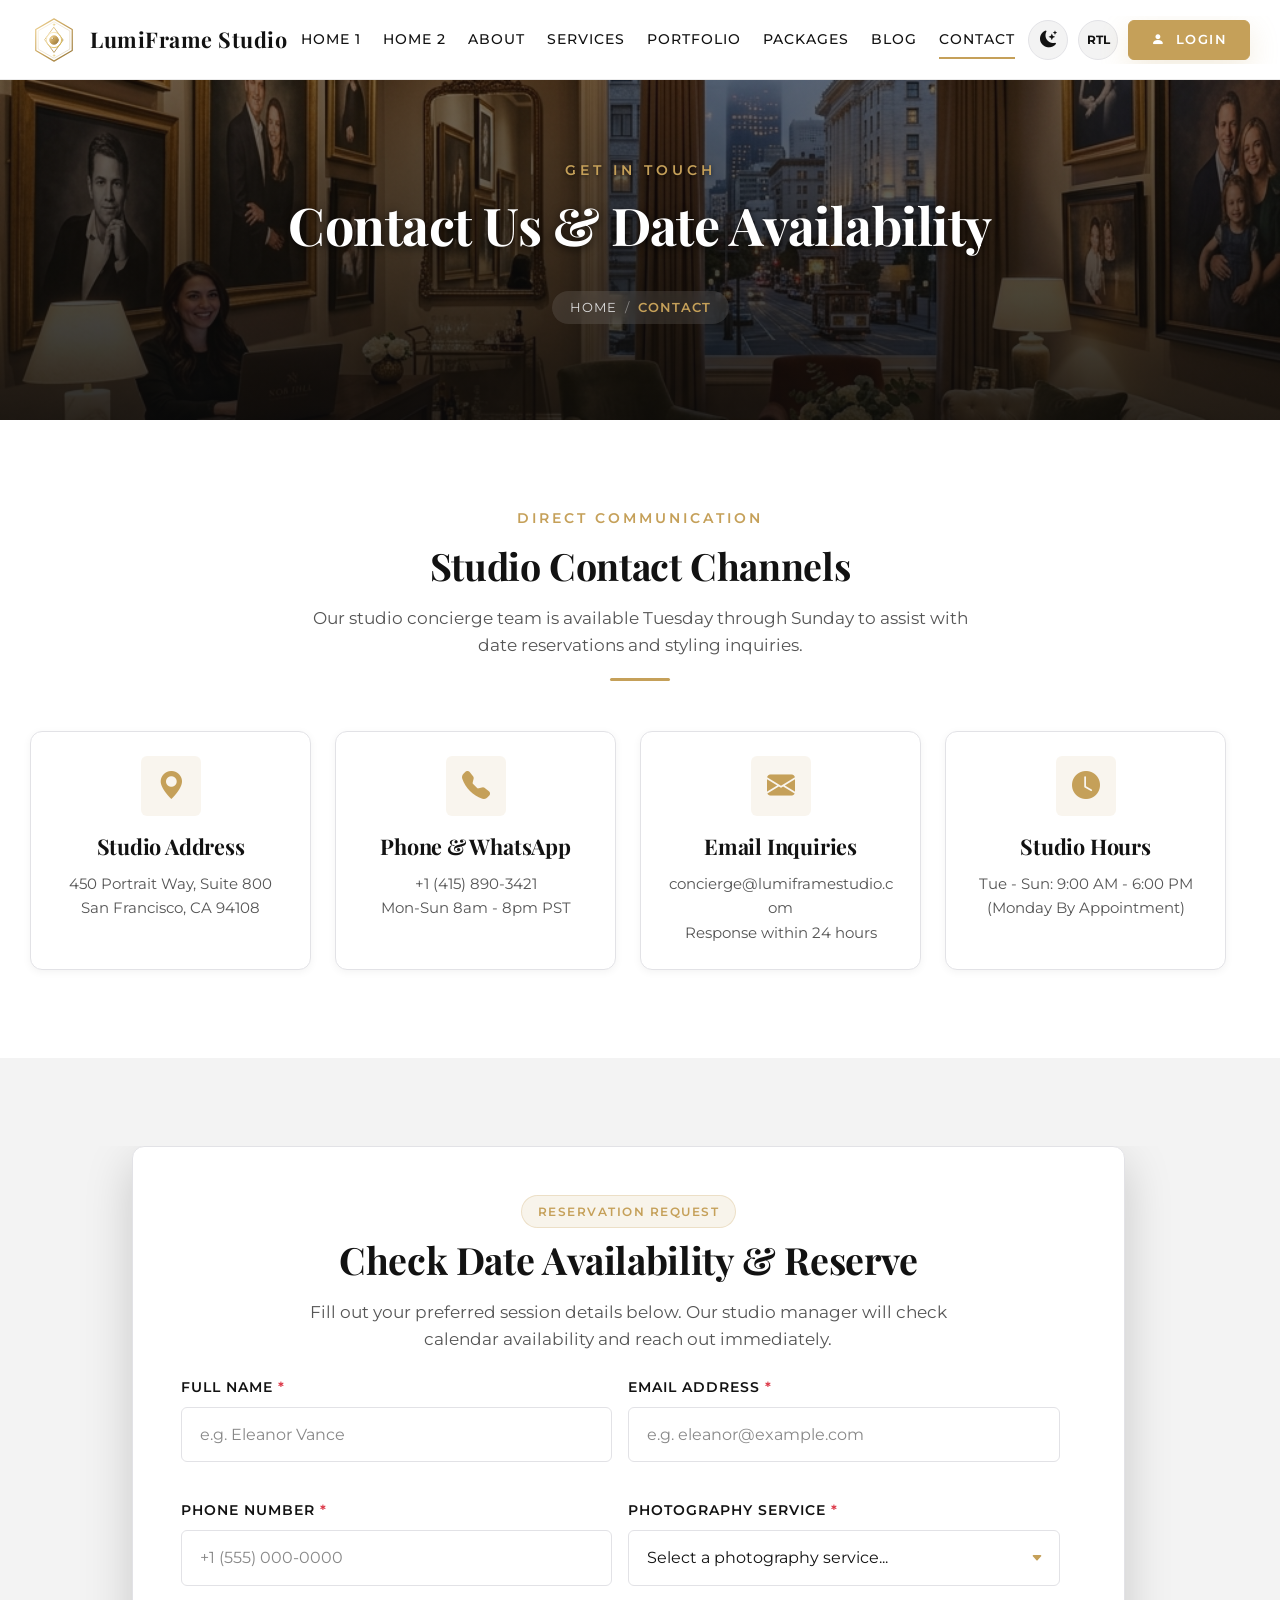
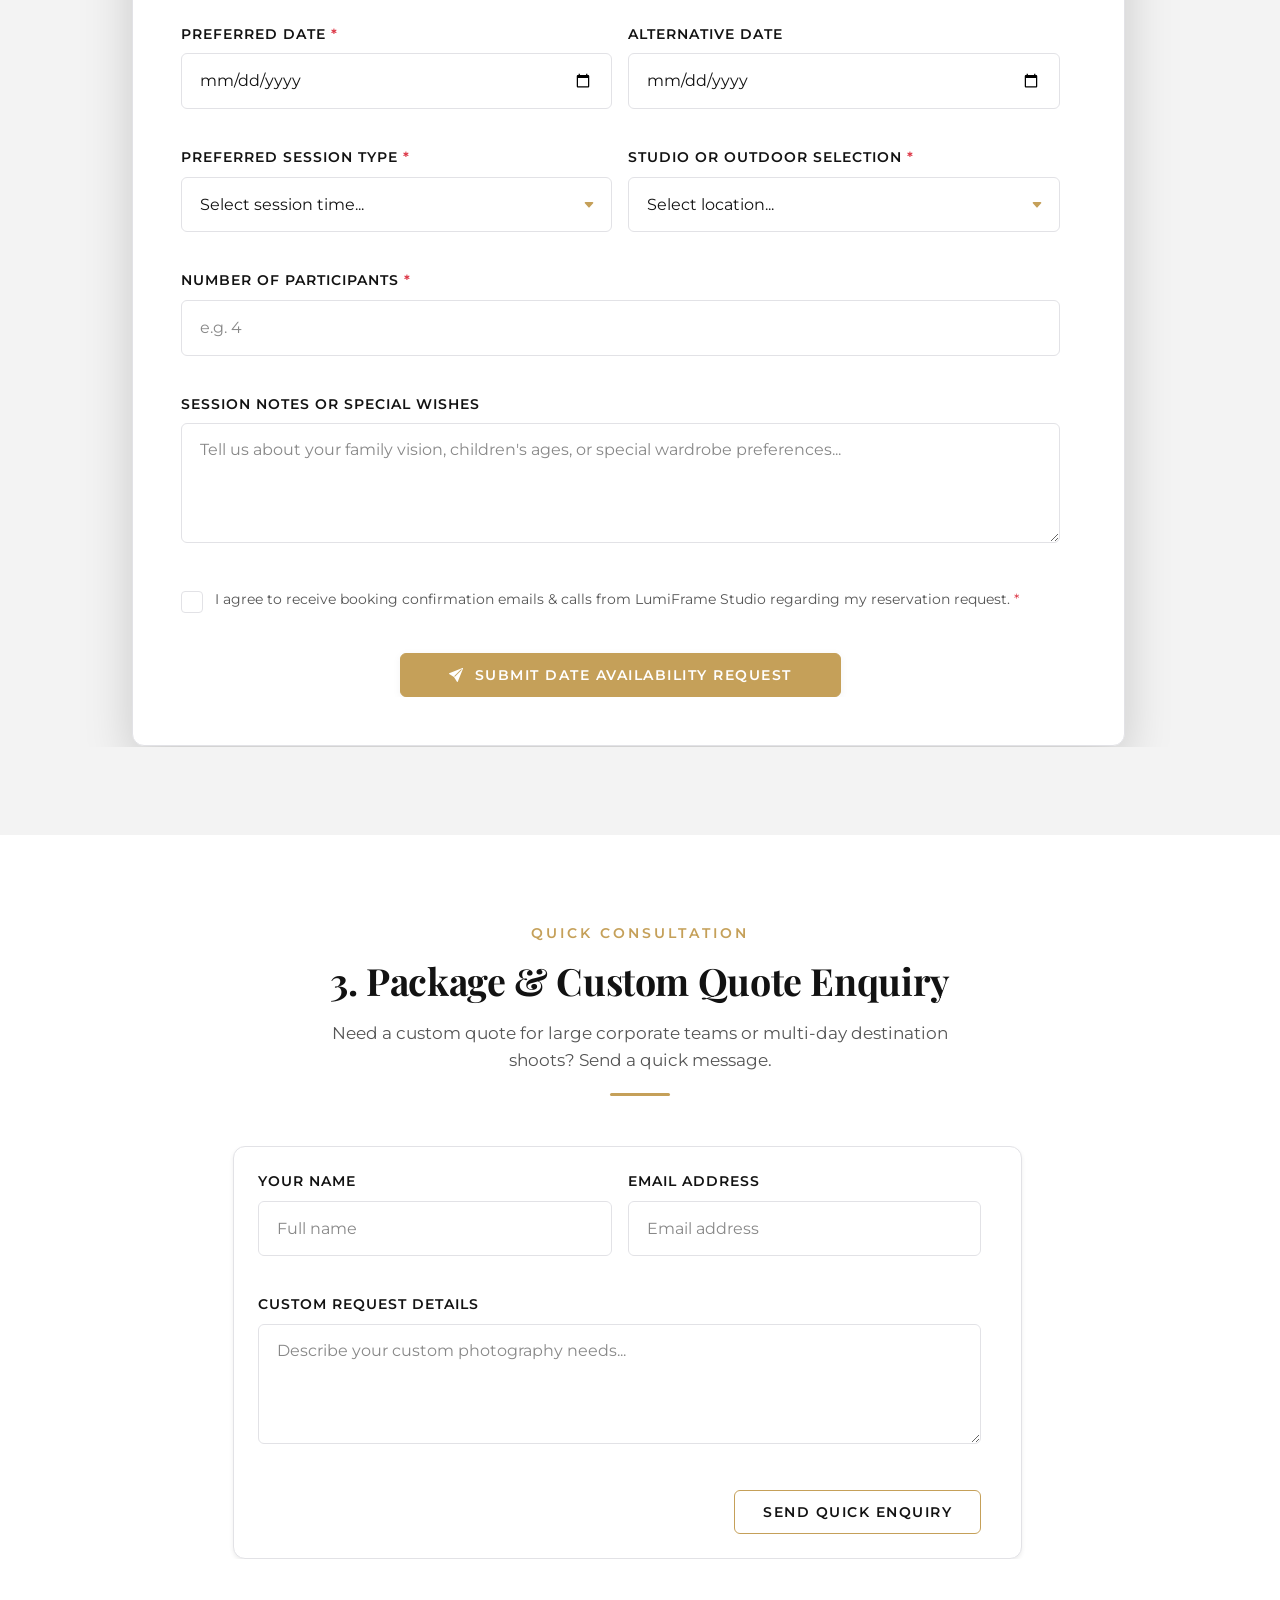
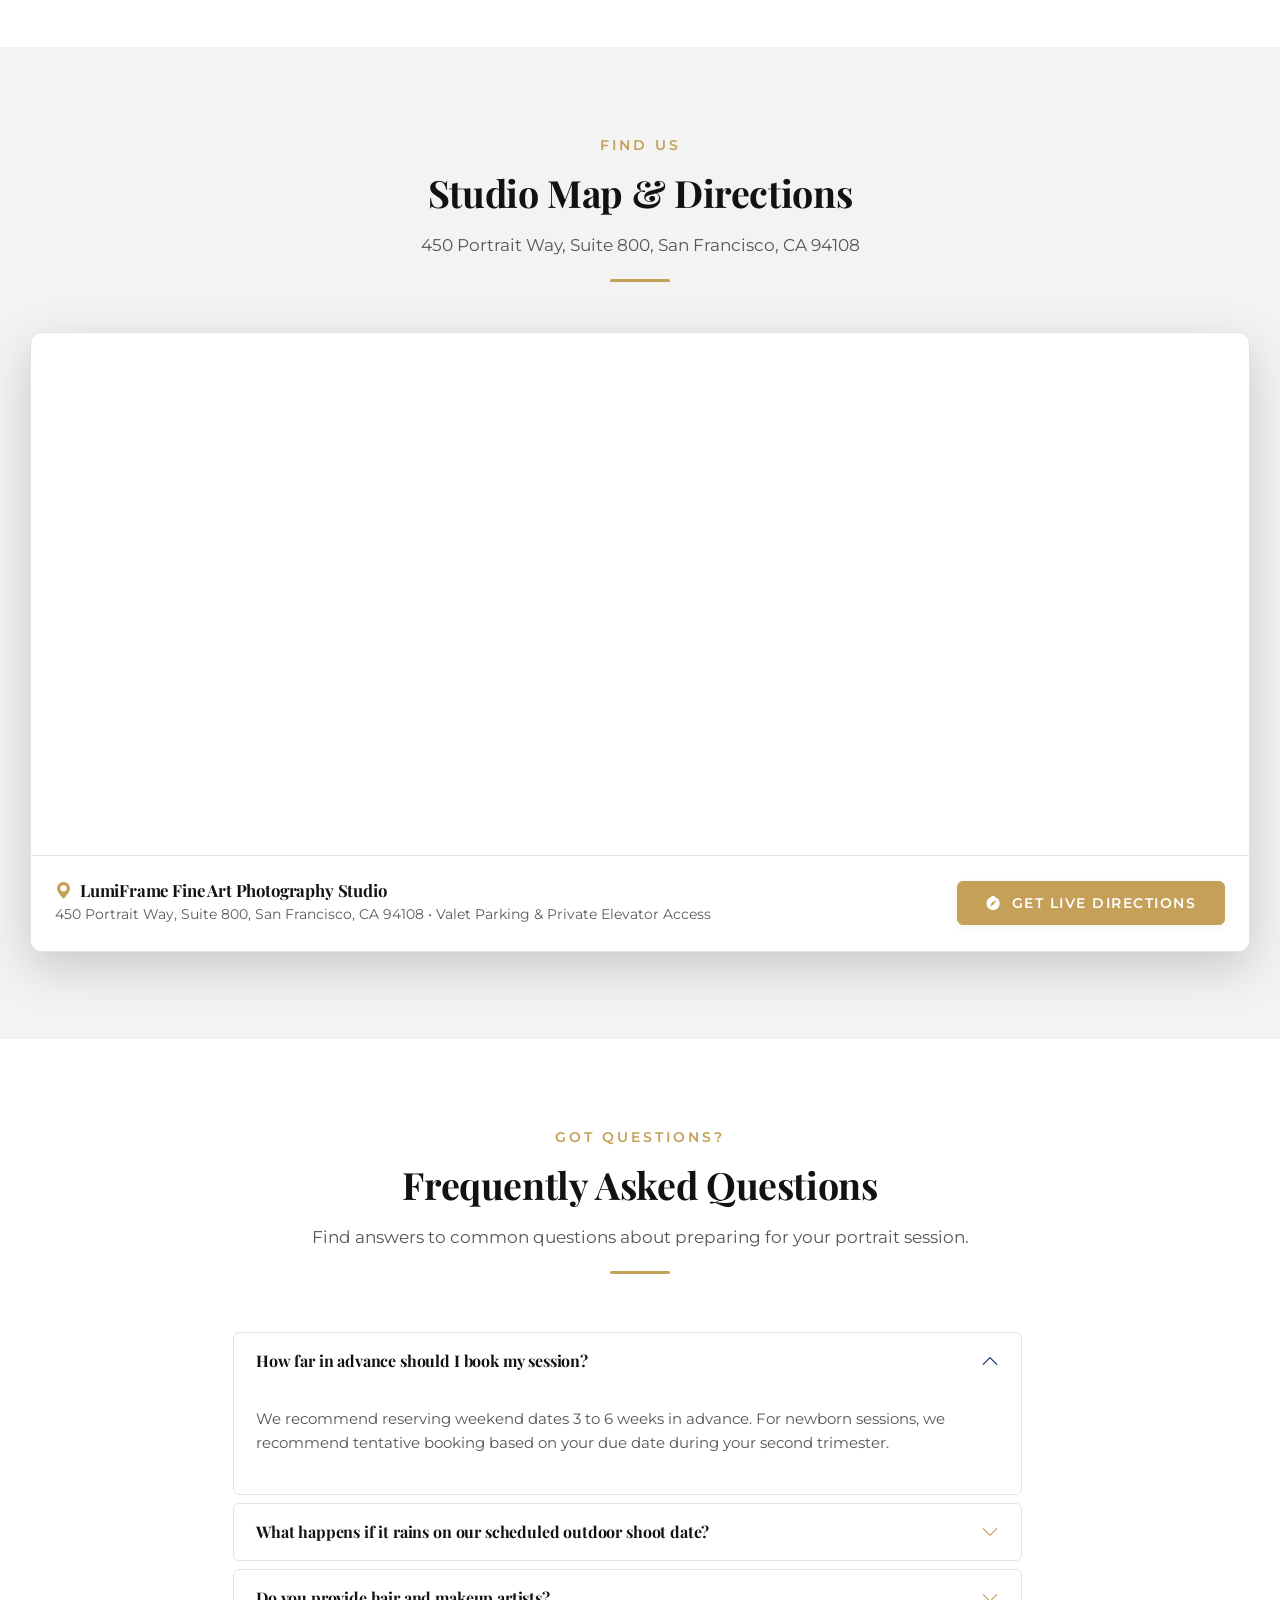
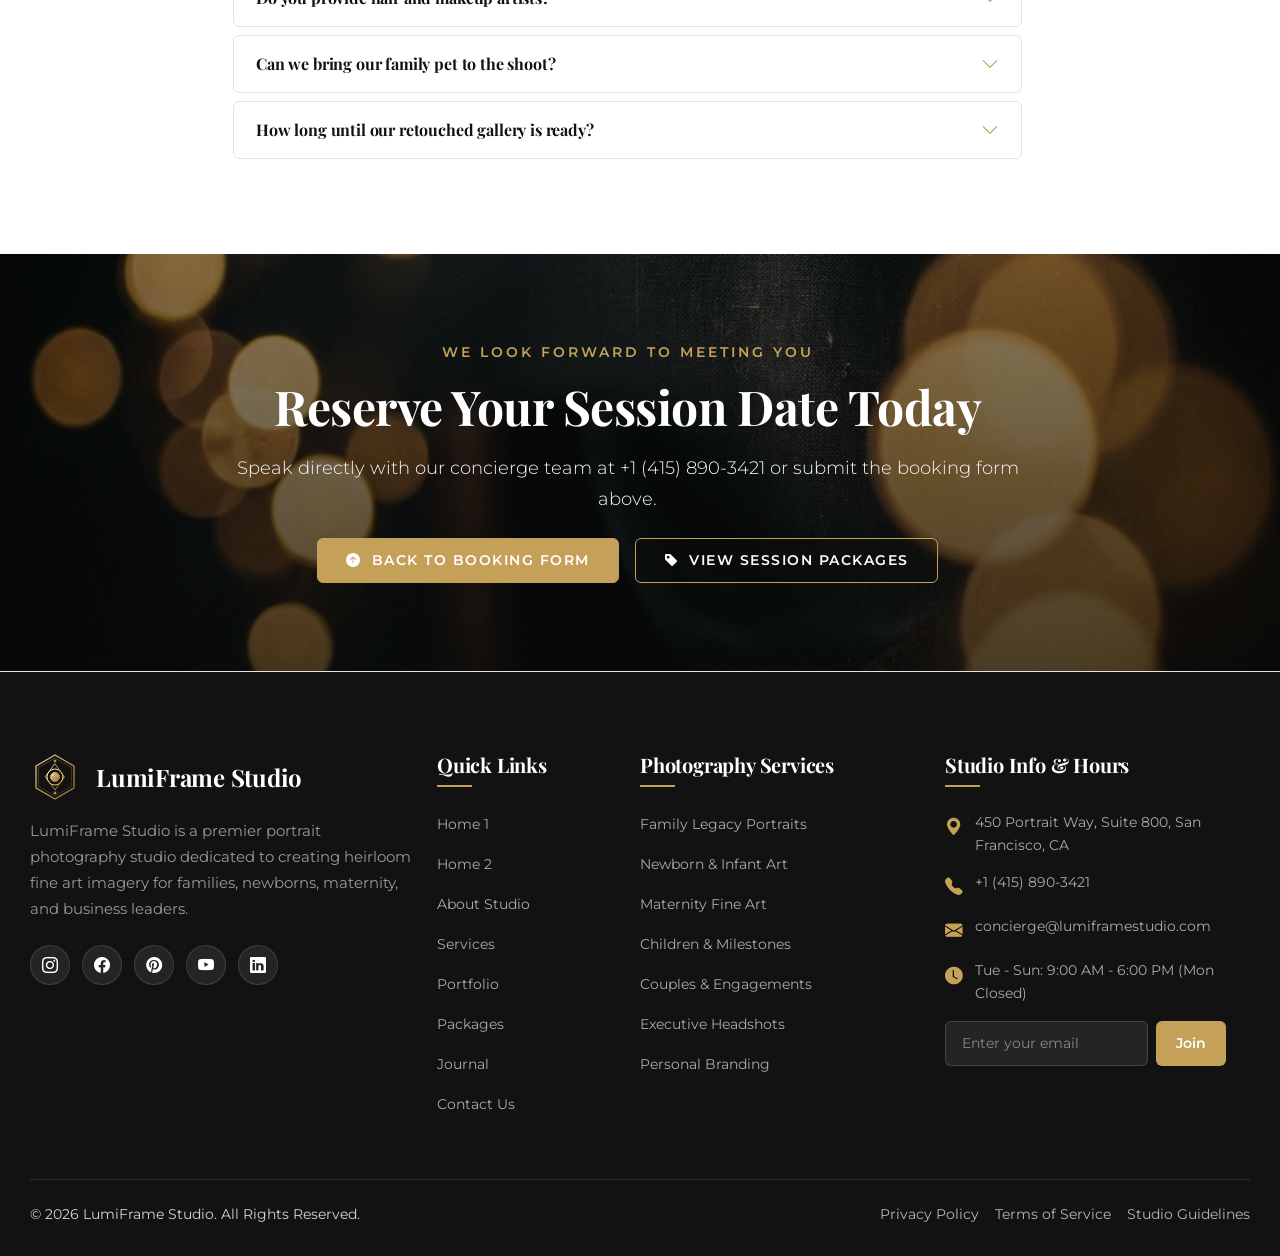
<file: contact.html>
<!DOCTYPE html>
<html lang="en" data-theme="dark" data-bs-theme="dark" dir="ltr">

<head>
  <meta charset="UTF-8">
  <meta name="viewport" content="width=device-width, initial-scale=1.0">
  <title>Contact Us &amp; Booking - LumiFrame Studio</title>
  <meta name="description"
    content="Check date availability and book your portrait session with LumiFrame Studio in San Francisco. Contact details, map, and FAQs.">
  <link rel="icon" type="image/svg+xml" href="assets/images/common/lumi_logo.svg">
  <link rel="alternate icon" type="image/png" href="assets/images/common/lumi_icon.png">
  <link rel="apple-touch-icon" href="assets/images/common/lumi_logo.svg">

  <!-- Bootstrap 5 & Icons -->
  <link rel="stylesheet" href="https://cdn.jsdelivr.net/npm/bootstrap@5.3.2/dist/css/bootstrap.min.css">
  <link rel="stylesheet" href="https://cdn.jsdelivr.net/npm/bootstrap-icons@1.11.3/font/bootstrap-icons.min.css">
  <link rel="stylesheet" href="https://cdnjs.cloudflare.com/ajax/libs/font-awesome/6.5.1/css/all.min.css">

  <!-- Modular Custom Stylesheets -->
  <link rel="stylesheet" href="assets/css/variables.css">
  <link rel="stylesheet" href="assets/css/main.css">
  <link rel="stylesheet" href="assets/css/typography.css">
  <link rel="stylesheet" href="assets/css/header.css">
  <link rel="stylesheet" href="assets/css/footer.css">
  <link rel="stylesheet" href="assets/css/banner.css">
  <link rel="stylesheet" href="assets/css/cards.css">
  <link rel="stylesheet" href="assets/css/buttons.css">
  <link rel="stylesheet" href="assets/css/forms.css">
  <link rel="stylesheet" href="assets/css/gallery.css">
  <link rel="stylesheet" href="assets/css/auth.css">
  <link rel="stylesheet" href="assets/css/light-theme.css">
  <link rel="stylesheet" href="assets/css/dark-theme.css">
  <link rel="stylesheet" href="assets/css/rtl.css">
  <link rel="stylesheet" href="assets/css/desktop.css">
  <link rel="stylesheet" href="assets/css/laptop.css">
  <link rel="stylesheet" href="assets/css/tablet.css">
  <link rel="stylesheet" href="assets/css/mobile.css">
  <link rel="stylesheet" href="assets/css/responsive-patch.css">
</head>

<body>

  <!-- Header -->
  <header class="site-header">
    <div class="container header-container">
      <a href="index.html" class="header-brand">
        <img src="assets/images/common/lumi_logo.svg" alt="LumiFrame Studio Logo" class="brand-logo">
        <span class="brand-name">LumiFrame Studio</span>
      </a>

      <nav class="d-none d-xl-block">
        <ul class="main-nav">
          <li><a href="index.html" class="nav-link">Home 1</a></li>
          <li><a href="home2.html" class="nav-link">Home 2</a></li>
          <li><a href="about.html" class="nav-link">About</a></li>
          <li><a href="services.html" class="nav-link">Services</a></li>
          <li><a href="portfolio.html" class="nav-link">Portfolio</a></li>
          <li><a href="packages.html" class="nav-link">Packages</a></li>
          <li><a href="blog.html" class="nav-link">Blog</a></li>
          <li><a href="contact.html" class="nav-link active">Contact</a></li>
        </ul>
      </nav>

      <div class="header-controls">
        <button type="button" class="icon-toggle-btn theme-toggle-btn d-none d-xl-inline-flex" title="Toggle Theme"><i
            class="bi bi-moon-stars-fill"></i></button>
        <button type="button" class="icon-toggle-btn rtl-toggle-btn d-none d-xl-inline-flex"
          title="Toggle RTL/LTR"><span class="rtl-label" style="font-size:0.75rem; font-weight:700;">RTL</span></button>
        <a href="login.html" class="btn btn-header-login d-none d-xl-inline-flex"><i class="bi bi-person-fill"></i>
          Login</a>
        <button type="button" class="hamburger-btn" aria-label="Open Navigation Menu"><i
            class="bi bi-list"></i></button>
      </div>
    </div>
  </header>

  <!-- Mobile Offcanvas Drawer -->
  <div class="nav-backdrop"></div>
  <aside class="mobile-nav-drawer">
    <div class="mobile-drawer-header">
      <a href="index.html" class="d-flex align-items-center gap-2 text-decoration-none">
        <img src="assets/images/common/lumi_logo.svg" alt="LumiFrame Studio" style="height:36px;">
        <span class="font-heading fw-bold" style="font-size:1.15rem; color:var(--heading-color);">LumiFrame
          Studio</span>
      </a>
      <button type="button" class="close-drawer-btn"><i class="bi bi-x-lg"></i></button>
    </div>
    <ul class="mobile-nav-links">
      <li><a href="index.html" class="nav-link">Home 1</a></li>
      <li><a href="home2.html" class="nav-link">Home 2</a></li>
      <li><a href="about.html" class="nav-link">About</a></li>
      <li><a href="services.html" class="nav-link">Services</a></li>
      <li><a href="portfolio.html" class="nav-link">Portfolio</a></li>
      <li><a href="packages.html" class="nav-link">Packages</a></li>
      <li><a href="blog.html" class="nav-link">Blog</a></li>
      <li><a href="contact.html" class="nav-link active">Contact</a></li>
    </ul>
    <div class="mobile-drawer-footer">
      <div class="mobile-drawer-toggles">
        <button type="button" class="icon-toggle-btn theme-toggle-btn"><i class="bi bi-moon-stars-fill"></i></button>
        <button type="button" class="icon-toggle-btn rtl-toggle-btn"><span class="rtl-label"
            style="font-size:0.75rem; font-weight:700;">RTL</span></button>
      </div>
      <a href="login.html" class="btn btn-primary-gold w-100 mt-2"><i class="bi bi-person-fill"></i> Login</a>
    </div>
  </aside>

  <main>
    <!-- Compact Banner -->
    <section class="site-banner inner-banner" style="background-image: url('assets/images/contact/banner.png');">
      <div class="banner-overlay"></div>
      <div class="container banner-content">
        <span class="banner-subtitle animate-fade-up">Get In Touch</span>
        <h1 class="banner-title animate-fade-up">Contact Us &amp; Date Availability</h1>
        <ul class="banner-breadcrumb animate-fade-up">
          <li><a href="index.html">Home</a></li>
          <li class="separator">/</li>
          <li class="active">Contact</li>
        </ul>
      </div>
    </section>

    <!-- SECTION 1: Studio Contact Details & Channels -->
    <section class="section-padding bg-surface">
      <div class="container">
        <div class="section-header text-center animate-fade-up">
          <span class="section-subtitle">Direct Communication</span>
          <h2 class="section-title">Studio Contact Channels</h2>
          <p class="section-description">Our studio concierge team is available Tuesday through Sunday to assist with
            date reservations and styling inquiries.</p>
          <div class="gold-divider"></div>
        </div>

        <div class="row g-4 row-cols-1 row-cols-md-2 row-cols-lg-4 text-center contact-channels-grid">
          <div class="col animate-fade-up">
            <div class="card-custom p-4">
              <div class="card-icon-box mx-auto mb-3"><i class="bi bi-geo-alt-fill"></i></div>
              <h3 class="h5 card-title-custom">Studio Address</h3>
              <p class="card-text-custom mb-0">450 Portrait Way, Suite 800<br>San Francisco, CA 94108</p>
            </div>
          </div>

          <div class="col animate-fade-up">
            <div class="card-custom p-4">
              <div class="card-icon-box mx-auto mb-3"><i class="bi bi-telephone-fill"></i></div>
              <h3 class="h5 card-title-custom">Phone &amp; WhatsApp</h3>
              <p class="card-text-custom mb-0">+1 (415) 890-3421<br>Mon-Sun 8am - 8pm PST</p>
            </div>
          </div>

          <div class="col animate-fade-up">
            <div class="card-custom p-4">
              <div class="card-icon-box mx-auto mb-3"><i class="bi bi-envelope-fill"></i></div>
              <h3 class="h5 card-title-custom">Email Inquiries</h3>
              <p class="card-text-custom mb-0">concierge@lumiframestudio.com<br>Response within 24 hours</p>
            </div>
          </div>

          <div class="col animate-fade-up">
            <div class="card-custom p-4">
              <div class="card-icon-box mx-auto mb-3"><i class="bi bi-clock-fill"></i></div>
              <h3 class="h5 card-title-custom">Studio Hours</h3>
              <p class="card-text-custom mb-0">Tue - Sun: 9:00 AM - 6:00 PM<br>(Monday By Appointment)</p>
            </div>
          </div>
        </div>
      </div>
    </section>

    <!-- SECTION 2: Comprehensive Date-Availability Booking Form -->
    <section class="section-padding bg-surface-secondary">
      <div class="container">
        <div class="row justify-content-center">
          <div class="col-lg-10">
            <div class="card-custom p-4 p-md-5 shadow-lg animate-fade-up">
              <div class="text-center mb-4">
                <span class="badge-tag card-tag mb-2">Reservation Request</span>
                <h2 class="section-title">Check Date Availability &amp; Reserve</h2>
                <p class="section-description">Fill out your preferred session details below. Our studio manager will
                  check calendar availability and reach out immediately.</p>
              </div>

              <form id="bookingForm" class="needs-validation" novalidate>
                <div class="row g-3">

                  <!-- Full Name -->
                  <div class="col-md-6 form-group">
                    <label for="fullName" class="form-label-custom">Full Name <span class="text-danger">*</span></label>
                    <input type="text" class="form-control-custom" id="fullName" placeholder="e.g. Eleanor Vance" required>
                    <div class="invalid-feedback-custom">Please enter your full name.</div>
                  </div>

                  <!-- Email Address -->
                  <div class="col-md-6 form-group">
                    <label for="emailAddr" class="form-label-custom">Email Address <span class="text-danger">*</span></label>
                    <input type="email" class="form-control-custom" id="emailAddr" placeholder="e.g. eleanor@example.com" required>
                    <div class="invalid-feedback-custom">Please enter a valid email address.</div>
                  </div>

                  <!-- Phone Number -->
                  <div class="col-md-6 form-group">
                    <label for="phoneNum" class="form-label-custom">Phone Number <span class="text-danger">*</span></label>
                    <input type="tel" class="form-control-custom" id="phoneNum" placeholder="+1 (555) 000-0000" required>
                    <div class="invalid-feedback-custom">Please enter your phone number.</div>
                  </div>

                  <!-- Photography Service -->
                  <div class="col-md-6 form-group">
                    <label for="photoService" class="form-label-custom">Photography Service <span class="text-danger">*</span></label>
                    <select class="form-select-custom" id="photoService" required>
                      <option value="" selected disabled>Select a photography service...</option>
                      <option value="family">Family Portraits</option>
                      <option value="newborn">Newborn &amp; Infant Art</option>
                      <option value="maternity">Maternity &amp; Pregnancy</option>
                      <option value="children">Children &amp; Milestones</option>
                      <option value="couples">Couples &amp; Engagement</option>
                      <option value="corporate">Corporate Headshots</option>
                      <option value="branding">Personal Branding</option>
                    </select>
                    <div class="invalid-feedback-custom">Please select a photography service.</div>
                  </div>

                  <!-- Preferred Date -->
                  <div class="col-md-6 form-group">
                    <label for="prefDate" class="form-label-custom">Preferred Date <span class="text-danger">*</span></label>
                    <input type="date" class="form-control-custom" id="prefDate" required>
                    <div class="invalid-feedback-custom">Please select your preferred date.</div>
                  </div>

                  <!-- Alternative Date -->
                  <div class="col-md-6 form-group">
                    <label for="altDate" class="form-label-custom">Alternative Date</label>
                    <input type="date" class="form-control-custom" id="altDate">
                  </div>

                  <!-- Preferred Session Type -->
                  <div class="col-md-6 form-group">
                    <label for="sessionType" class="form-label-custom">Preferred Session Type <span class="text-danger">*</span></label>
                    <select class="form-select-custom" id="sessionType" required>
                      <option value="" selected disabled>Select session time...</option>
                      <option value="morning">Morning Golden Hour (8:30 AM - 11:30 AM)</option>
                      <option value="afternoon">Afternoon Studio (1:00 PM - 4:00 PM)</option>
                      <option value="sunset">Sunset Outdoor Golden Hour (5:00 PM - 7:30 PM)</option>
                    </select>
                    <div class="invalid-feedback-custom">Please select your preferred time.</div>
                  </div>

                  <!-- Studio or Outdoor Selection -->
                  <div class="col-md-6 form-group">
                    <label for="locationType" class="form-label-custom">Studio or Outdoor Selection <span class="text-danger">*</span></label>
                    <select class="form-select-custom" id="locationType" required>
                      <option value="" selected disabled>Select location...</option>
                      <option value="studio">Indoor Studio Suite Only</option>
                      <option value="outdoor">Outdoor Scenic Location Only</option>
                      <option value="hybrid">Combined Studio &amp; Outdoor Session</option>
                    </select>
                    <div class="invalid-feedback-custom">Please select a location preference.</div>
                  </div>

                  <!-- Number of Participants -->
                  <div class="col-md-12 form-group">
                    <label for="participants" class="form-label-custom">Number of Participants <span class="text-danger">*</span></label>
                    <input type="number" class="form-control-custom" id="participants" min="1" max="25" placeholder="e.g. 4" required>
                    <div class="invalid-feedback-custom">Please specify the number of participants.</div>
                  </div>


                  <!-- Message -->
                  <div class="col-md-12 form-group">
                    <label for="messageText" class="form-label-custom">Session Notes or Special Wishes</label>
                    <textarea class="form-control-custom" id="messageText"
                      placeholder="Tell us about your family vision, children's ages, or special wardrobe preferences..."></textarea>
                  </div>

                  <!-- Consent Checkbox -->
                  <div class="col-md-12">
                    <div class="form-check-custom">
                      <input type="checkbox" class="form-check-input-custom" id="consentCheck" required>
                      <label for="consentCheck" class="form-check-label-custom">
                        I agree to receive booking confirmation emails &amp; calls from LumiFrame Studio regarding my
                        reservation request. <span class="text-danger">*</span>
                      </label>
                    </div>
                    <div class="invalid-feedback-custom">You must agree before submitting.</div>
                  </div>

                  <!-- Submit Button -->
                  <div class="col-md-12 text-center mt-3">
                    <button type="submit" class="btn btn-primary-gold btn-lg px-5"><i class="bi bi-send-fill"></i>
                      Submit Date Availability Request</button>
                  </div>

                </div>
              </form>
            </div>
          </div>
        </div>
      </div>
    </section>

    <!-- SECTION 3: Package Enquiry Form -->
    <section class="section-padding bg-surface">
      <div class="container">
        <div class="section-header text-center animate-fade-up">
          <span class="section-subtitle">Quick Consultation</span>
          <h2 class="section-title">3. Package &amp; Custom Quote Enquiry</h2>
          <p class="section-description">Need a custom quote for large corporate teams or multi-day destination shoots?
            Send a quick message.</p>
          <div class="gold-divider"></div>
        </div>

        <div class="row justify-content-center">
          <div class="col-lg-8">
            <form class="card-custom p-4 shadow-sm animate-fade-up">
              <div class="row g-3">
                <div class="col-md-6 form-group">
                  <label class="form-label-custom">Your Name</label>
                  <input type="text" class="form-control-custom" placeholder="Full name" required>
                </div>
                <div class="col-md-6 form-group">
                  <label class="form-label-custom">Email Address</label>
                  <input type="email" class="form-control-custom" placeholder="Email address" required>
                </div>
                <div class="col-md-12 form-group">
                  <label class="form-label-custom">Custom Request Details</label>
                  <textarea class="form-control-custom" placeholder="Describe your custom photography needs..."
                    required></textarea>
                </div>
                <div class="col-md-12 text-end">
                  <button type="submit" class="btn btn-outline-gold">Send Quick Enquiry</button>
                </div>
              </div>
            </form>
          </div>
        </div>
      </div>
    </section>

    <!-- SECTION 4: Studio Map & Directions Live Interactive Section -->
    <section class="section-padding bg-surface-secondary text-center">
      <div class="container">
        <div class="section-header text-center animate-fade-up">
          <span class="section-subtitle">Find Us</span>
          <h2 class="section-title">Studio Map &amp; Directions</h2>
          <p class="section-description">450 Portrait Way, Suite 800, San Francisco, CA 94108</p>
          <div class="gold-divider"></div>
        </div>

        <div class="card-custom overflow-hidden shadow-lg animate-fade-up">
          <div class="ratio ratio-21x9" style="min-height: 400px;">
            <iframe
              src="https://maps.google.com/maps?q=450+Post+St,+San+Francisco,+CA+94102&amp;t=&amp;z=15&amp;ie=UTF8&amp;iwloc=&amp;output=embed"
              width="100%" height="100%" style="border:0;" allowfullscreen="" loading="lazy"
              referrerpolicy="no-referrer-when-downgrade" title="LumiFrame Studio Live Google Map Location">
            </iframe>
          </div>
          <div
            class="p-3 p-md-4 bg-surface d-flex flex-wrap align-items-center justify-content-between gap-3 border-top">
            <div class="text-start">
              <span class="fw-bold d-block text-heading font-heading" style="font-size: 1.05rem;"><i
                  class="bi bi-geo-alt-fill text-gold me-2"></i>LumiFrame Fine Art Photography Studio</span>
              <span class="text-muted small">450 Portrait Way, Suite 800, San Francisco, CA 94108 &bull; Valet Parking
                &amp; Private Elevator Access</span>
            </div>
            <a href="https://maps.google.com/?q=450+Post+St,+San+Francisco,+CA+94102" target="_blank"
              rel="noopener noreferrer" class="btn btn-primary-gold ms-auto ms-md-0">
              <i class="bi bi-compass-fill"></i> Get Live Directions
            </a>
          </div>
        </div>
      </div>
    </section>

    <!-- SECTION 7: Frequently Asked Questions Accordion -->
    <section class="section-padding bg-surface">
      <div class="container">
        <div class="section-header text-center animate-fade-up">
          <span class="section-subtitle">Got Questions?</span>
          <h2 class="section-title">Frequently Asked Questions</h2>
          <p class="section-description">Find answers to common questions about preparing for your portrait session.</p>
          <div class="gold-divider"></div>
        </div>

        <div class="row justify-content-center">
          <div class="col-lg-8 animate-fade-up">
            <div class="accordion custom-accordion" id="faqAccordion">

              <div class="accordion-item bg-transparent border-color my-2">
                <h3 class="accordion-header" id="headingOne">
                  <button class="accordion-button font-heading fw-bold" type="button" data-bs-toggle="collapse"
                    data-bs-target="#collapseOne" aria-expanded="true" aria-controls="collapseOne">
                    How far in advance should I book my session?
                  </button>
                </h3>
                <div id="collapseOne" class="accordion-collapse collapse show" aria-labelledby="headingOne"
                  data-bs-parent="#faqAccordion">
                  <div class="accordion-body card-text-custom">
                    We recommend reserving weekend dates 3 to 6 weeks in advance. For newborn sessions, we recommend
                    tentative booking based on your due date during your second trimester.
                  </div>
                </div>
              </div>

              <div class="accordion-item bg-transparent border-color my-2">
                <h3 class="accordion-header" id="headingTwo">
                  <button class="accordion-button collapsed font-heading fw-bold" type="button"
                    data-bs-toggle="collapse" data-bs-target="#collapseTwo" aria-expanded="false"
                    aria-controls="collapseTwo">
                    What happens if it rains on our scheduled outdoor shoot date?
                  </button>
                </h3>
                <div id="collapseTwo" class="accordion-collapse collapse" aria-labelledby="headingTwo"
                  data-bs-parent="#faqAccordion">
                  <div class="accordion-body card-text-custom">
                    In the event of inclement weather, we can either transition your session to our 2,500 sq. ft.
                    daylight studio suite or reschedule to the next available sunny outdoor date at no additional fee.
                  </div>
                </div>
              </div>

              <div class="accordion-item bg-transparent border-color my-2">
                <h3 class="accordion-header" id="headingThree">
                  <button class="accordion-button collapsed font-heading fw-bold" type="button"
                    data-bs-toggle="collapse" data-bs-target="#collapseThree" aria-expanded="false"
                    aria-controls="collapseThree">
                    Do you provide hair and makeup artists?
                  </button>
                </h3>
                <div id="collapseThree" class="accordion-collapse collapse" aria-labelledby="headingThree"
                  data-bs-parent="#faqAccordion">
                  <div class="accordion-body card-text-custom">
                    Yes! We have dedicated hair and makeup artists available in our private studio green room as an
                    optional add-on or included in our Platinum packages.
                  </div>
                </div>
              </div>

              <div class="accordion-item bg-transparent border-color my-2">
                <h3 class="accordion-header" id="headingFour">
                  <button class="accordion-button collapsed font-heading fw-bold" type="button"
                    data-bs-toggle="collapse" data-bs-target="#collapseFour" aria-expanded="false"
                    aria-controls="collapseFour">
                    Can we bring our family pet to the shoot?
                  </button>
                </h3>
                <div id="collapseFour" class="accordion-collapse collapse" aria-labelledby="headingFour"
                  data-bs-parent="#faqAccordion">
                  <div class="accordion-body card-text-custom">
                    Absolutely! Dogs and family pets are welcome members of your family. Please notify us during booking
                    so we set up pet-friendly studio backdrops.
                  </div>
                </div>
              </div>

              <div class="accordion-item bg-transparent border-color my-2">
                <h3 class="accordion-header" id="headingFive">
                  <button class="accordion-button collapsed font-heading fw-bold" type="button"
                    data-bs-toggle="collapse" data-bs-target="#collapseFive" aria-expanded="false"
                    aria-controls="collapseFive">
                    How long until our retouched gallery is ready?
                  </button>
                </h3>
                <div id="collapseFive" class="accordion-collapse collapse" aria-labelledby="headingFive"
                  data-bs-parent="#faqAccordion">
                  <div class="accordion-body card-text-custom">
                    Standard portrait digital galleries are delivered within 10 business days. Corporate headshots offer
                    an express 48-hour delivery timeline.
                  </div>
                </div>
              </div>

            </div>
          </div>
        </div>
      </div>
    </section>

    <!-- SECTION 8 (CTA SECTION): Final Booking CTA -->
    <section class="section-padding text-center position-relative overflow-hidden"
      style="background: url('assets/images/contact/cta-bg.png') center/cover no-repeat;">
      <div class="banner-overlay" style="opacity:0.85;"></div>
      <div class="container position-relative z-2">
        <div class="row justify-content-center">
          <div class="col-lg-8 animate-fade-up">
            <span class="section-subtitle text-gold">We Look Forward To Meeting You</span>
            <h2 class="text-white font-heading display-5 fw-bold mb-3">Reserve Your Session Date Today</h2>
            <p class="text-light mb-4 lead-text">Speak directly with our concierge team at +1 (415) 890-3421 or submit
              the booking form above.</p>
            <div class="d-flex justify-content-center gap-3 flex-wrap">
              <a href="#bookingForm" class="btn btn-primary-gold"><i class="bi bi-arrow-up-circle-fill"></i> Back To
                Booking Form</a>
              <a href="packages.html" class="btn btn-outline-gold text-white"><i class="bi bi-tag-fill"></i> View
                Session Packages</a>
            </div>
          </div>
        </div>
      </div>
    </section>
  </main>

  <!-- Footer -->
  <footer class="site-footer">
    <div class="container">
      <div class="row g-4">
        <div class="col-lg-4 col-md-6 animate-fade-up">
          <a href="index.html" class="d-inline-flex align-items-center gap-3 mb-3 text-decoration-none">
            <img src="assets/images/common/lumi_logo.svg" alt="LumiFrame Studio" class="footer-brand-img mb-0">
            <span class="font-heading fw-bold text-white fs-4">LumiFrame Studio</span>
          </a>
          <p class="footer-desc">LumiFrame Studio is a premier portrait photography studio dedicated to creating
            heirloom fine art imagery for families, newborns, maternity, and business leaders.</p>
          <div class="footer-social-links">
            <a href="#" class="social-icon-link" aria-label="Instagram"><i class="bi bi-instagram"></i></a>
            <a href="#" class="social-icon-link" aria-label="Facebook"><i class="bi bi-facebook"></i></a>
            <a href="#" class="social-icon-link" aria-label="Pinterest"><i class="bi bi-pinterest"></i></a>
            <a href="#" class="social-icon-link" aria-label="YouTube"><i class="bi bi-youtube"></i></a>
            <a href="#" class="social-icon-link" aria-label="LinkedIn"><i class="bi bi-linkedin"></i></a>
          </div>
        </div>

        <div class="col-lg-2 col-md-6 animate-fade-up">
          <h3 class="footer-heading">Quick Links</h3>
          <ul class="footer-links">
            <li><a href="index.html">Home 1</a></li>
            <li><a href="home2.html">Home 2</a></li>
            <li><a href="about.html">About Studio</a></li>
            <li><a href="services.html">Services</a></li>
            <li><a href="portfolio.html">Portfolio</a></li>
            <li><a href="packages.html">Packages</a></li>
            <li><a href="blog.html">Journal</a></li>
            <li><a href="contact.html">Contact Us</a></li>
          </ul>
        </div>

        <div class="col-lg-3 col-md-6 animate-fade-up">
          <h3 class="footer-heading">Photography Services</h3>
          <ul class="footer-links">
            <li><a href="services.html">Family Legacy Portraits</a></li>
            <li><a href="services.html">Newborn &amp; Infant Art</a></li>
            <li><a href="services.html">Maternity Fine Art</a></li>
            <li><a href="services.html">Children &amp; Milestones</a></li>
            <li><a href="services.html">Couples &amp; Engagements</a></li>
            <li><a href="services.html">Executive Headshots</a></li>
            <li><a href="services.html">Personal Branding</a></li>
          </ul>
        </div>

        <div class="col-lg-3 col-md-6 animate-fade-up">
          <h3 class="footer-heading">Studio Info &amp; Hours</h3>
          <ul class="footer-contact-info mb-3">
            <li><i class="bi bi-geo-alt-fill"></i> 450 Portrait Way, Suite 800, San Francisco, CA</li>
            <li><i class="bi bi-telephone-fill"></i> +1 (415) 890-3421</li>
            <li><i class="bi bi-envelope-fill"></i> concierge@lumiframestudio.com</li>
            <li><i class="bi bi-clock-fill"></i> Tue - Sun: 9:00 AM - 6:00 PM (Mon Closed)</li>
          </ul>
          <form class="footer-newsletter-form">
            <input type="email" placeholder="Enter your email" required>
            <button type="submit">Join</button>
          </form>
        </div>
      </div>

      <div class="footer-bottom animate-fade-up">
        <p class="mb-0">&copy; 2026 LumiFrame Studio. All Rights Reserved.</p>
        <div class="d-flex gap-3">
          <a href="#">Privacy Policy</a>
          <a href="#">Terms of Service</a>
          <a href="#">Studio Guidelines</a>
        </div>
      </div>
    </div>
  </footer>

  <!-- Scripts -->
  <script src="https://cdn.jsdelivr.net/npm/bootstrap@5.3.2/dist/js/bootstrap.bundle.min.js"></script>
  <script src="assets/js/theme.js"></script>
  <script src="assets/js/rtl.js"></script>
  <script src="assets/js/main.js"></script>
  <script src="assets/js/portfolio.js"></script>
  <script src="assets/js/booking.js"></script>
</body>

</html>
</file>
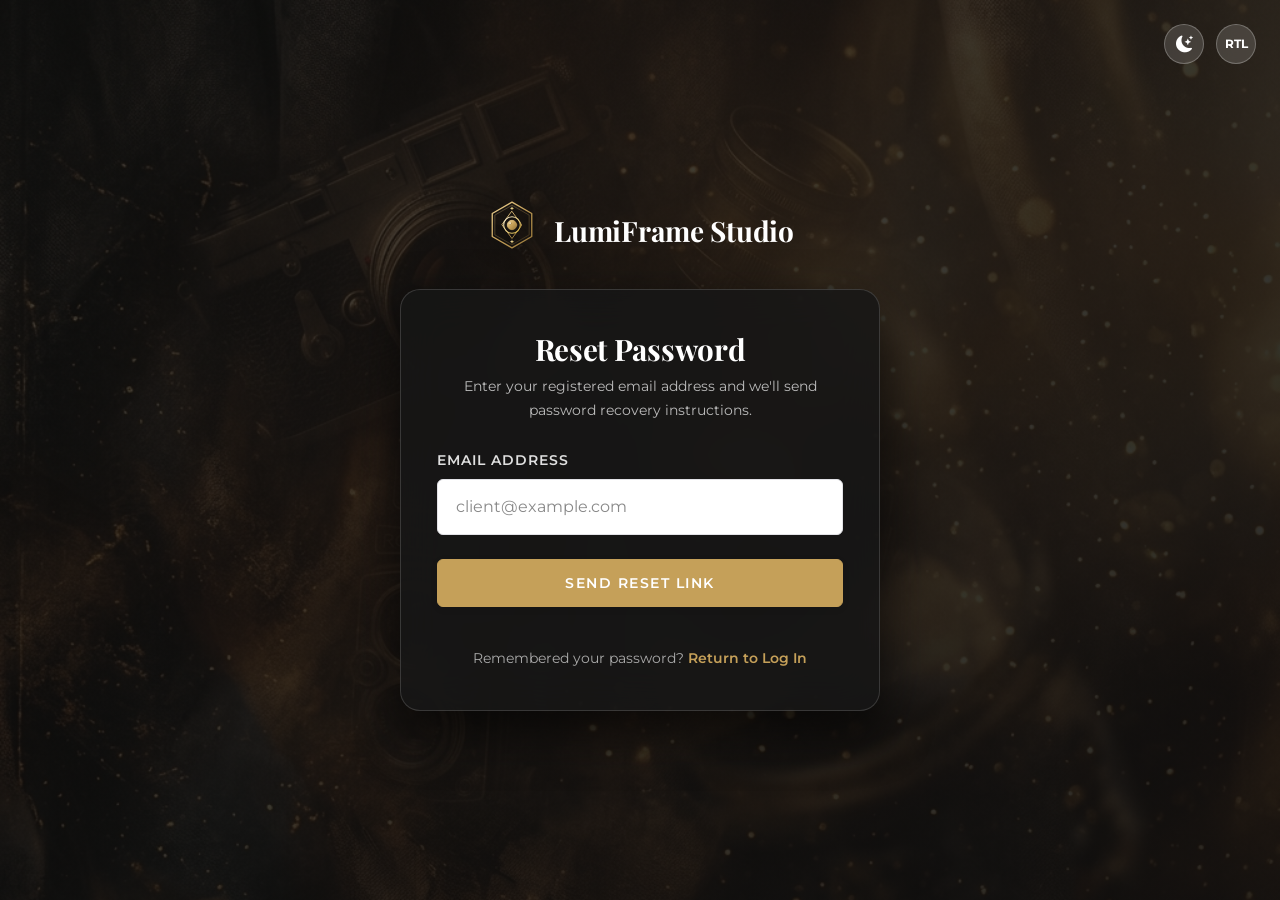
<file: forgot-password.html>
<!DOCTYPE html>
<html lang="en" data-theme="dark" data-bs-theme="dark" dir="ltr">

<head>
  <meta charset="UTF-8">
  <meta name="viewport" content="width=device-width, initial-scale=1.0">
  <title>Reset Password - LumiFrame Studio</title>
  <meta name="description" content="Recover your password for LumiFrame Studio client portal gallery access.">
  <link rel="icon" type="image/svg+xml" href="assets/images/common/lumi_logo.svg">
  <link rel="alternate icon" type="image/png" href="assets/images/common/lumi_icon.png">
  <link rel="apple-touch-icon" href="assets/images/common/lumi_logo.svg">

  <!-- Bootstrap 5 & Icons -->
  <link rel="stylesheet" href="https://cdn.jsdelivr.net/npm/bootstrap@5.3.2/dist/css/bootstrap.min.css">
  <link rel="stylesheet" href="https://cdn.jsdelivr.net/npm/bootstrap-icons@1.11.3/font/bootstrap-icons.min.css">
  <link rel="stylesheet" href="https://cdnjs.cloudflare.com/ajax/libs/font-awesome/6.5.1/css/all.min.css">

  <!-- Modular Custom Stylesheets -->
  <link rel="stylesheet" href="assets/css/variables.css">
  <link rel="stylesheet" href="assets/css/main.css">
  <link rel="stylesheet" href="assets/css/typography.css">
  <link rel="stylesheet" href="assets/css/header.css">
  <link rel="stylesheet" href="assets/css/cards.css">
  <link rel="stylesheet" href="assets/css/buttons.css">
  <link rel="stylesheet" href="assets/css/forms.css">
  <link rel="stylesheet" href="assets/css/auth.css">
  <link rel="stylesheet" href="assets/css/light-theme.css">
  <link rel="stylesheet" href="assets/css/dark-theme.css">
  <link rel="stylesheet" href="assets/css/rtl.css">
  <link rel="stylesheet" href="assets/css/desktop.css">
  <link rel="stylesheet" href="assets/css/laptop.css">
  <link rel="stylesheet" href="assets/css/tablet.css">
  <link rel="stylesheet" href="assets/css/mobile.css">
  <link rel="stylesheet" href="assets/css/responsive-patch.css">
</head>

<body>

  <!-- Full-Bleed Authentication Layout -->
  <div class="auth-wrapper" style="background-image: url('assets/images/auth/forgot-bg.png');">
    <div class="auth-overlay"></div>

    <!-- Top-Right Controls -->
    <div class="auth-top-controls">
      <button type="button" class="icon-toggle-btn theme-toggle-btn" title="Toggle Theme"><i
          class="bi bi-moon-stars-fill"></i></button>
      <button type="button" class="icon-toggle-btn rtl-toggle-btn" title="Toggle RTL/LTR"><span class="rtl-label"
          style="font-size:0.75rem; font-weight:700;">RTL</span></button>
    </div>

    <!-- Main Auth Container -->
    <div class="auth-card-container">

      <!-- Centered Branding Above Form -->
      <div class="auth-branding">
        <a href="index.html" class="d-inline-flex align-items-center gap-3 text-decoration-none">
          <img src="assets/images/common/lumi_logo.svg" alt="LumiFrame Studio Logo">
          <span class="font-heading fw-bold text-white fs-3">LumiFrame Studio</span>
        </a>
      </div>

      <!-- Glassmorphism Card -->
      <div class="auth-card">
        <h1 class="auth-title">Reset Password</h1>
        <p class="auth-subtitle">Enter your registered email address and we'll send password recovery instructions.</p>

        <form id="forgotForm" class="needs-validation" novalidate>
          <div class="form-group mb-4">
            <label for="forgotEmail" class="form-label-custom">Email Address</label>
            <input type="email" class="form-control-custom" id="forgotEmail" placeholder="client@example.com" required>
            <div class="invalid-feedback-custom">Please enter your email address.</div>
          </div>

          <button type="submit" class="btn btn-primary-gold w-100 py-3 mb-3">Send Reset Link</button>
        </form>

        <div class="auth-footer-links mt-4">
          <span>Remembered your password?</span> <a href="login.html">Return to Log In</a>
        </div>
      </div>
    </div>
  </div>

  <!-- Scripts -->
  <script src="https://cdn.jsdelivr.net/npm/bootstrap@5.3.2/dist/js/bootstrap.bundle.min.js"></script>
  <script src="assets/js/theme.js"></script>
  <script src="assets/js/rtl.js"></script>
  <script src="assets/js/booking.js"></script>
</body>

</html>
</file>
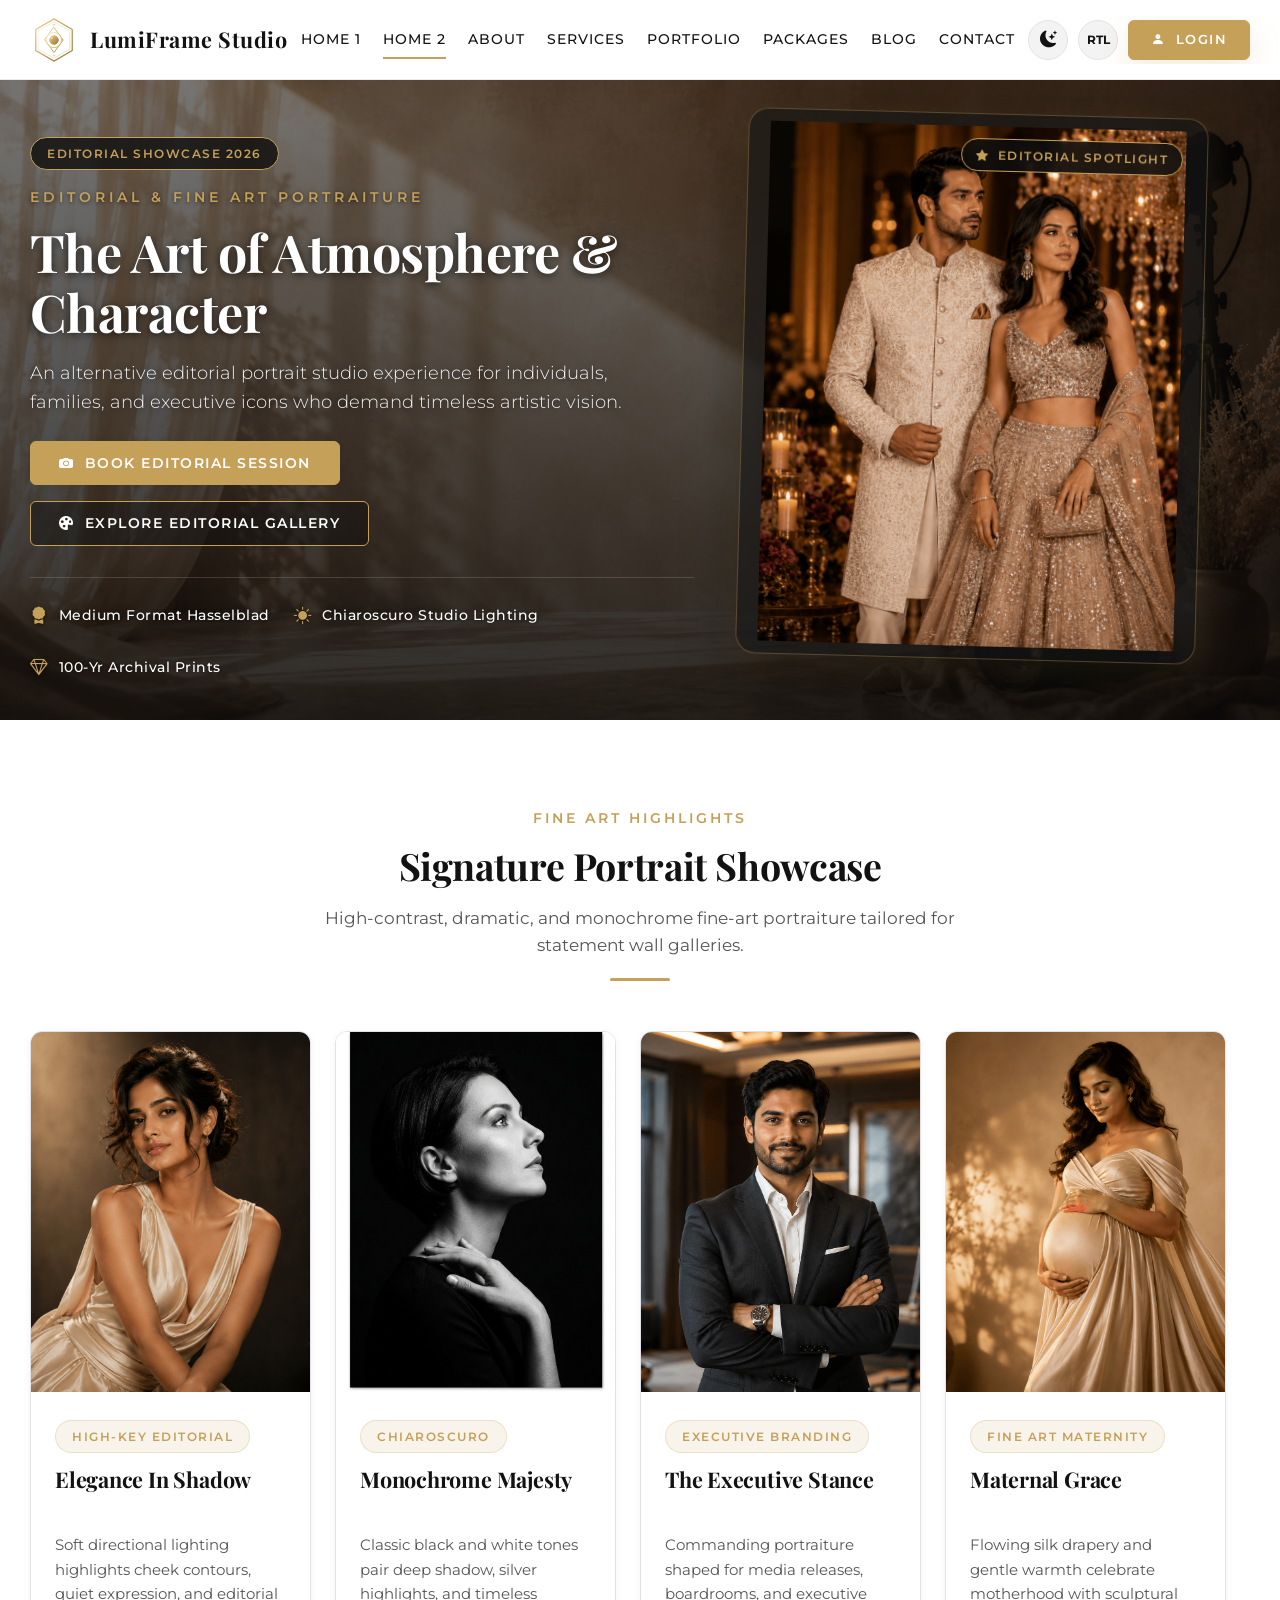
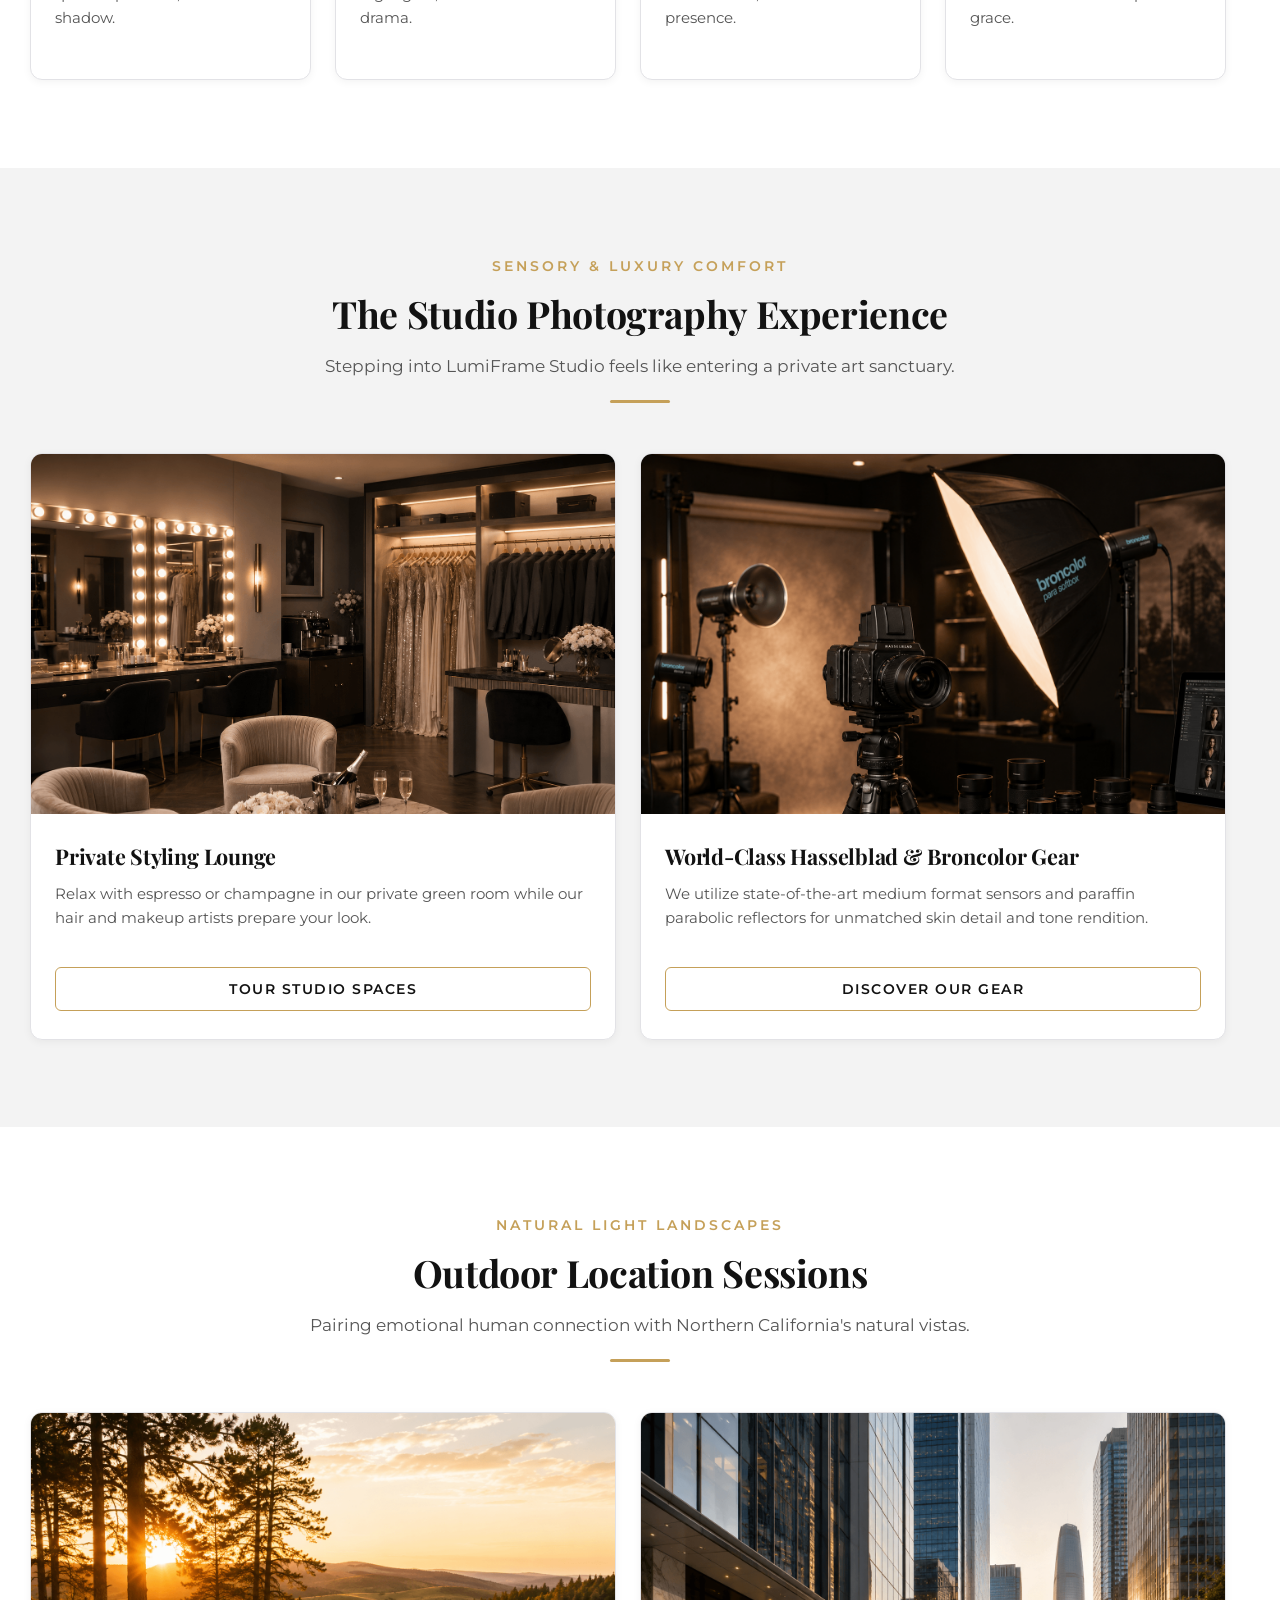
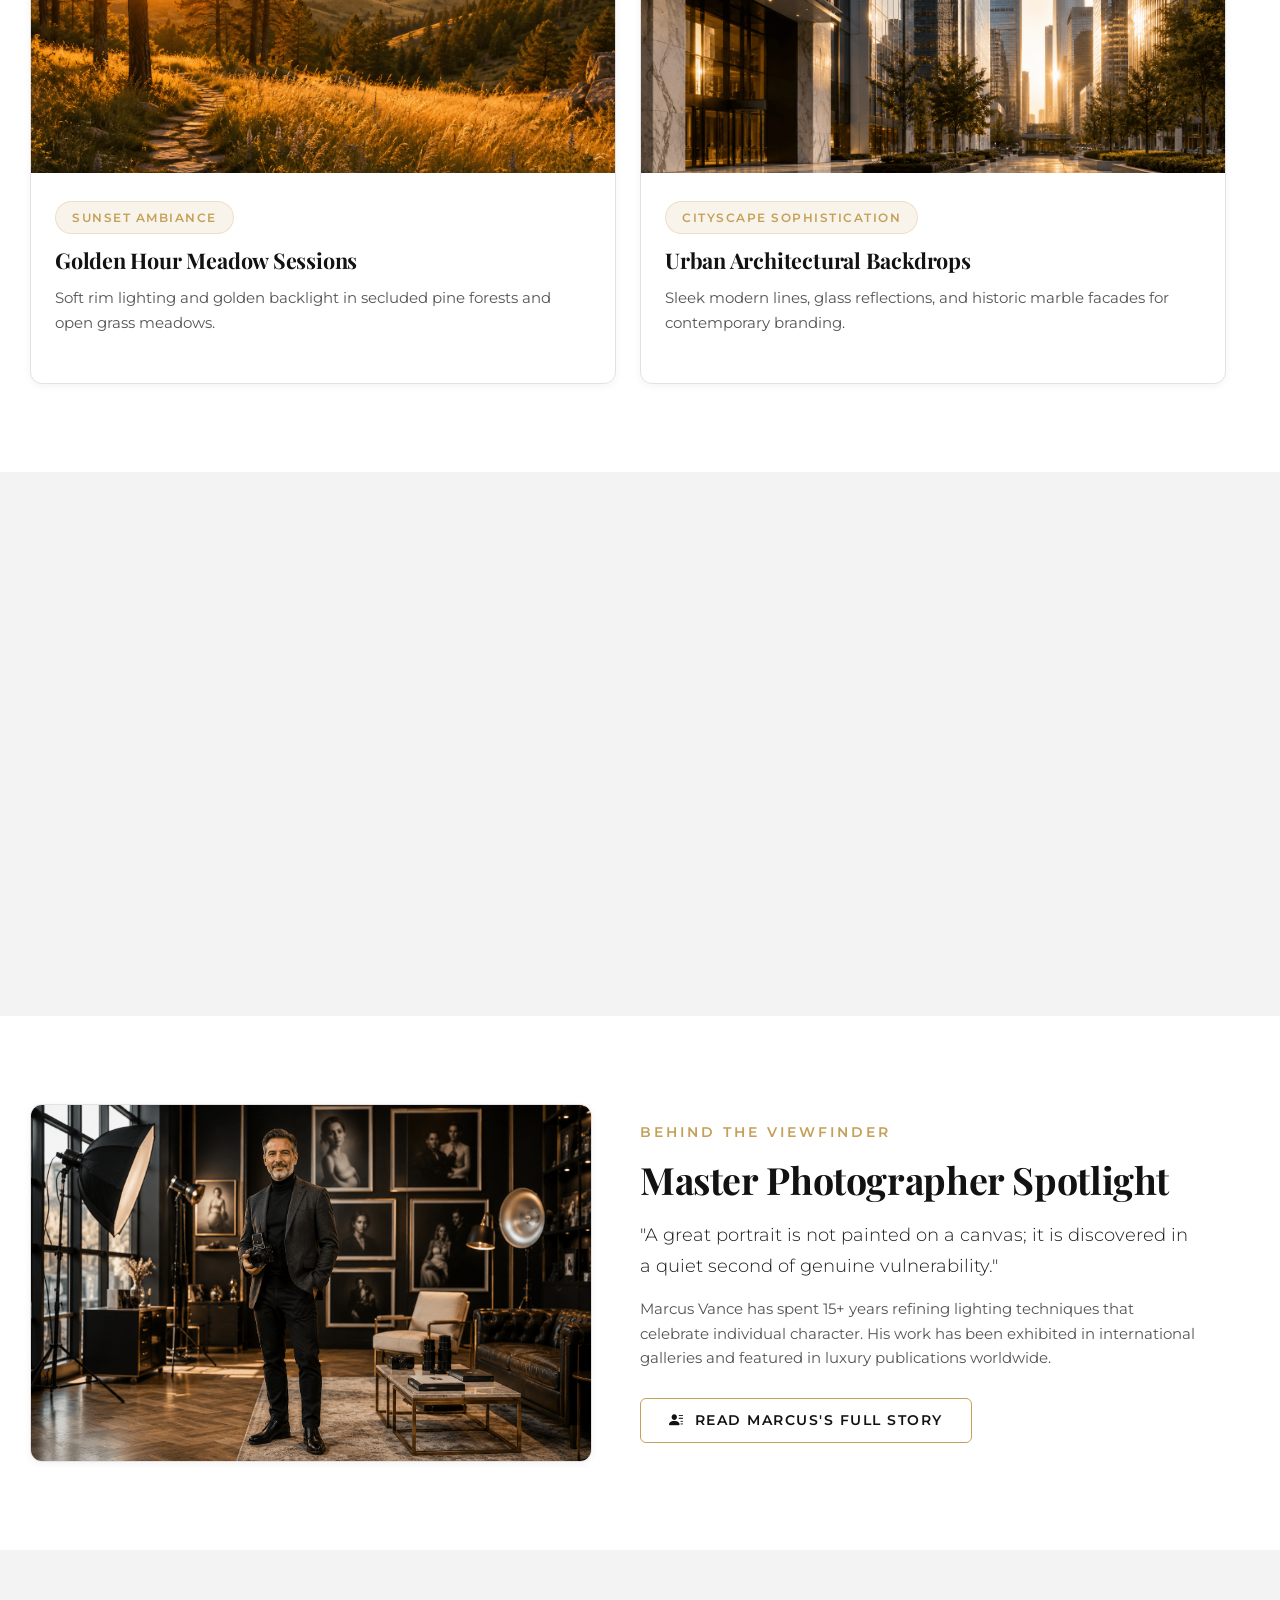
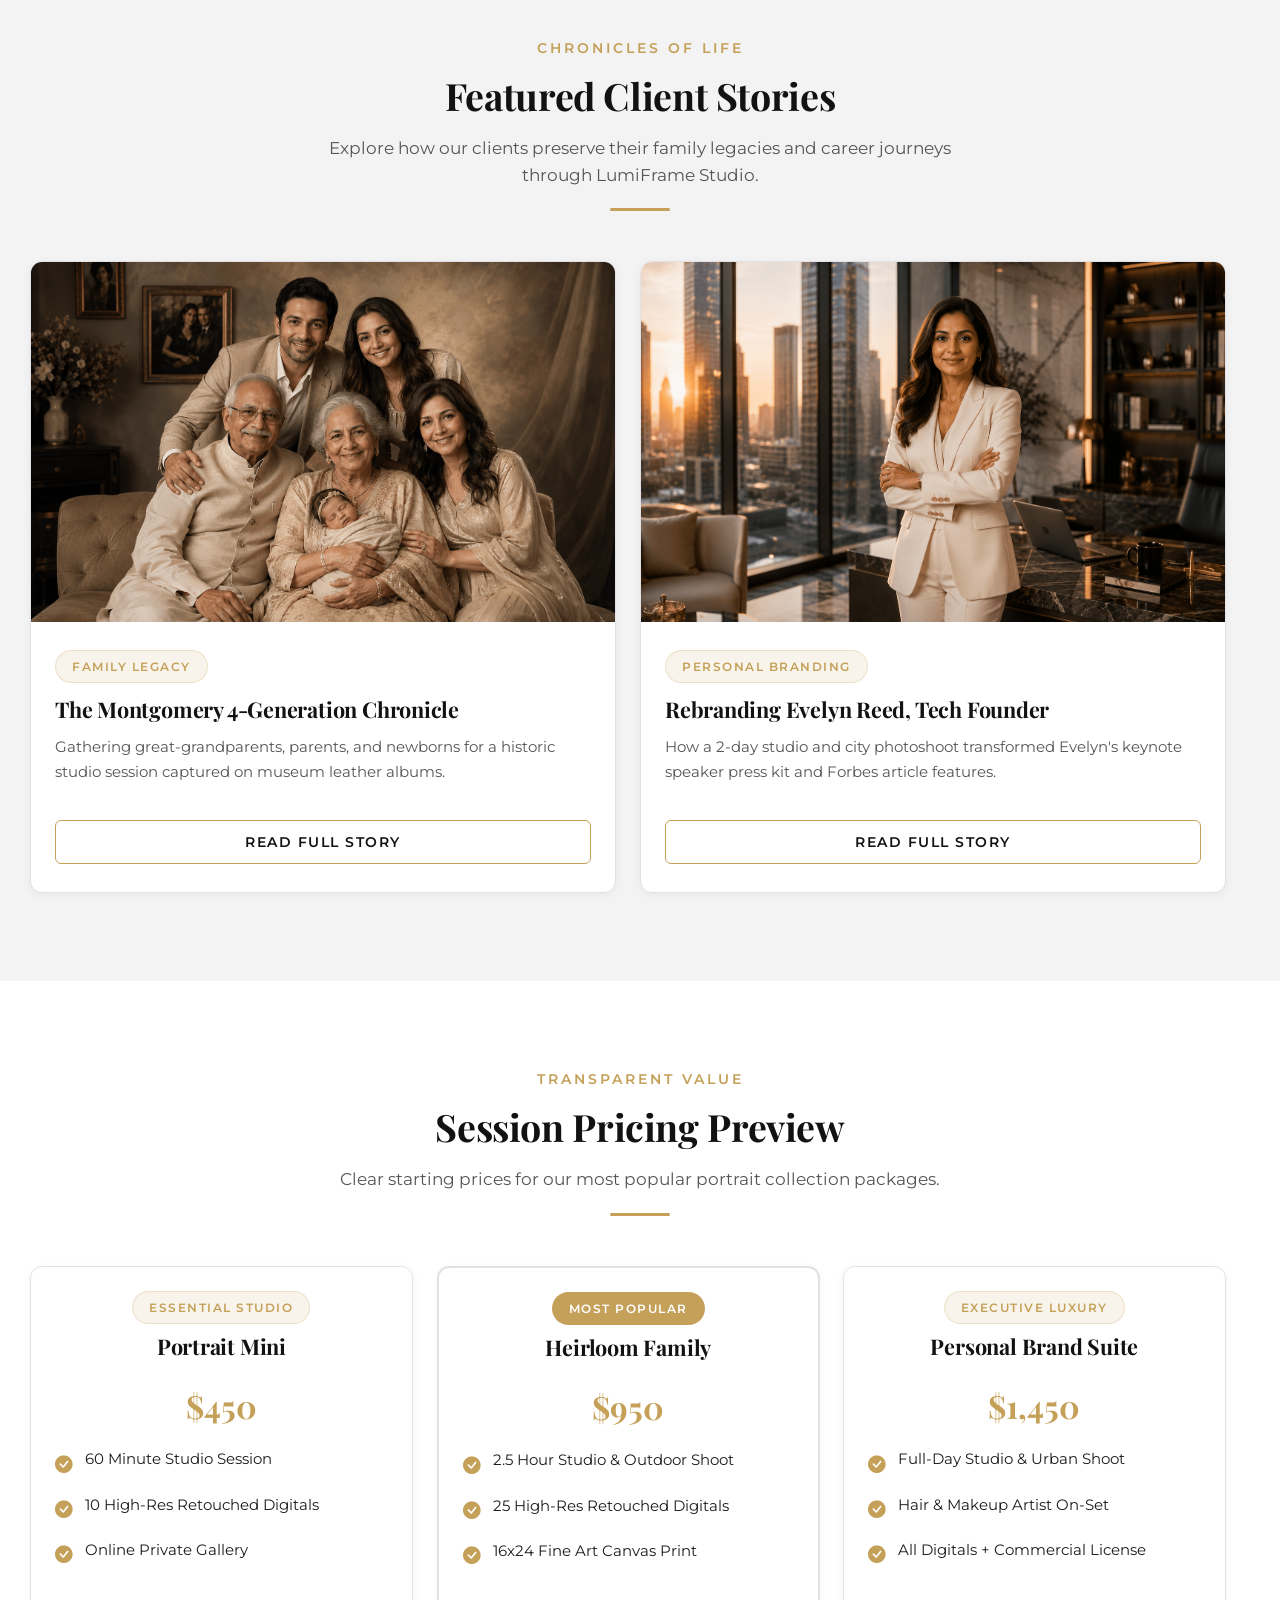
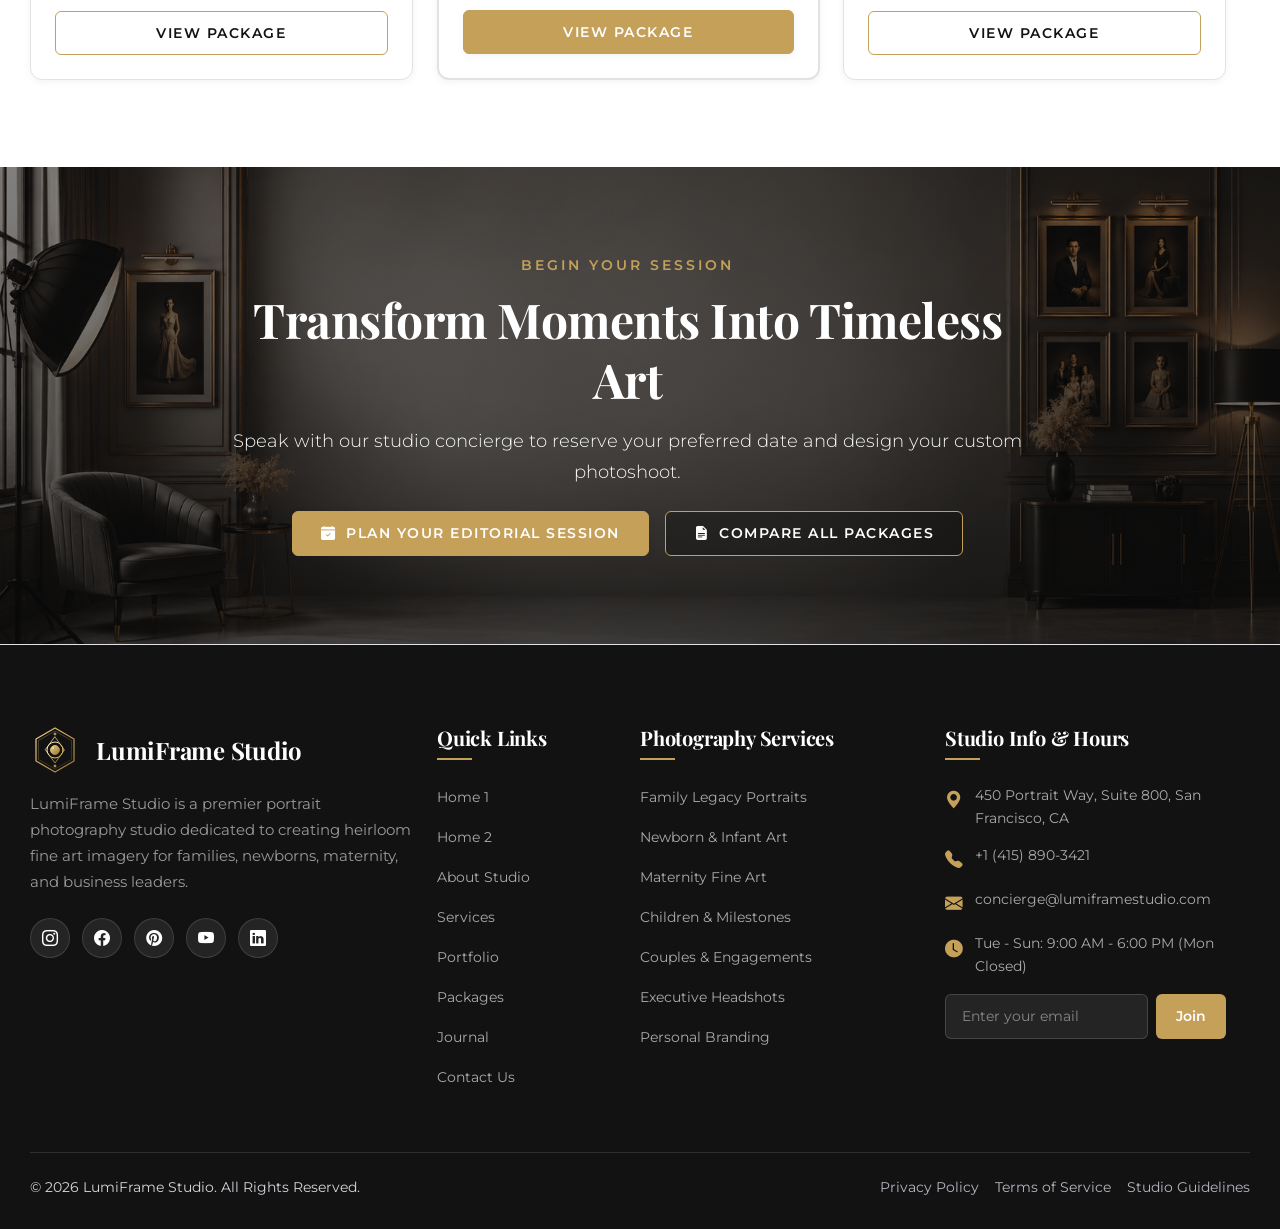
<file: home2.html>
<!DOCTYPE html>
<html lang="en" data-theme="dark" data-bs-theme="dark" dir="ltr">

<head>
  <meta charset="UTF-8">
  <meta name="viewport" content="width=device-width, initial-scale=1.0">
  <title>LumiFrame Studio - Editorial Portraiture &amp; Fine Art (Home 2)</title>
  <meta name="description"
    content="Explore LumiFrame Studio Editorial Showcase — High-key portraiture, fine-art personal branding, and bespoke studio experiences.">
  <link rel="icon" type="image/svg+xml" href="assets/images/common/lumi_logo.svg">
  <link rel="alternate icon" type="image/png" href="assets/images/common/lumi_icon.png">
  <link rel="apple-touch-icon" href="assets/images/common/lumi_logo.svg">

  <!-- Bootstrap 5 & Icons -->
  <link rel="stylesheet" href="https://cdn.jsdelivr.net/npm/bootstrap@5.3.2/dist/css/bootstrap.min.css">
  <link rel="stylesheet" href="https://cdn.jsdelivr.net/npm/bootstrap-icons@1.11.3/font/bootstrap-icons.min.css">
  <link rel="stylesheet" href="https://cdnjs.cloudflare.com/ajax/libs/font-awesome/6.5.1/css/all.min.css">

  <!-- Modular Custom Stylesheets -->
  <link rel="stylesheet" href="assets/css/variables.css">
  <link rel="stylesheet" href="assets/css/main.css">
  <link rel="stylesheet" href="assets/css/typography.css">
  <link rel="stylesheet" href="assets/css/header.css">
  <link rel="stylesheet" href="assets/css/footer.css">
  <link rel="stylesheet" href="assets/css/banner.css">
  <link rel="stylesheet" href="assets/css/cards.css">
  <link rel="stylesheet" href="assets/css/buttons.css">
  <link rel="stylesheet" href="assets/css/forms.css">
  <link rel="stylesheet" href="assets/css/gallery.css">
  <link rel="stylesheet" href="assets/css/auth.css">
  <link rel="stylesheet" href="assets/css/light-theme.css">
  <link rel="stylesheet" href="assets/css/dark-theme.css">
  <link rel="stylesheet" href="assets/css/rtl.css">
  <link rel="stylesheet" href="assets/css/desktop.css">
  <link rel="stylesheet" href="assets/css/laptop.css">
  <link rel="stylesheet" href="assets/css/tablet.css">
  <link rel="stylesheet" href="assets/css/mobile.css">
  <link rel="stylesheet" href="assets/css/responsive-patch.css">
</head>

<body>

  <!-- Header -->
  <header class="site-header">
    <div class="container header-container">
      <a href="index.html" class="header-brand">
        <img src="assets/images/common/lumi_logo.svg" alt="LumiFrame Studio Logo" class="brand-logo">
        <span class="brand-name">LumiFrame Studio</span>
      </a>

      <nav class="d-none d-xl-block">
        <ul class="main-nav">
          <li><a href="index.html" class="nav-link">Home 1</a></li>
          <li><a href="home2.html" class="nav-link active">Home 2</a></li>
          <li><a href="about.html" class="nav-link">About</a></li>
          <li><a href="services.html" class="nav-link">Services</a></li>
          <li><a href="portfolio.html" class="nav-link">Portfolio</a></li>
          <li><a href="packages.html" class="nav-link">Packages</a></li>
          <li><a href="blog.html" class="nav-link">Blog</a></li>
          <li><a href="contact.html" class="nav-link">Contact</a></li>
        </ul>
      </nav>

      <div class="header-controls">
        <button type="button" class="icon-toggle-btn theme-toggle-btn d-none d-xl-inline-flex" title="Toggle Theme"><i
            class="bi bi-moon-stars-fill"></i></button>
        <button type="button" class="icon-toggle-btn rtl-toggle-btn d-none d-xl-inline-flex"
          title="Toggle RTL/LTR"><span class="rtl-label" style="font-size:0.75rem; font-weight:700;">RTL</span></button>
        <a href="login.html" class="btn btn-header-login d-none d-xl-inline-flex"><i class="bi bi-person-fill"></i>
          Login</a>
        <button type="button" class="hamburger-btn" aria-label="Open Navigation Menu"><i
            class="bi bi-list"></i></button>
      </div>
    </div>
  </header>

  <!-- Mobile Offcanvas Drawer -->
  <div class="nav-backdrop"></div>
  <aside class="mobile-nav-drawer">
    <div class="mobile-drawer-header">
      <a href="index.html" class="d-flex align-items-center gap-2 text-decoration-none">
        <img src="assets/images/common/lumi_logo.svg" alt="LumiFrame Studio" style="height:36px;">
        <span class="font-heading fw-bold" style="font-size:1.15rem; color:var(--heading-color);">LumiFrame
          Studio</span>
      </a>
      <button type="button" class="close-drawer-btn"><i class="bi bi-x-lg"></i></button>
    </div>
    <ul class="mobile-nav-links">
      <li><a href="index.html" class="nav-link">Home 1</a></li>
      <li><a href="home2.html" class="nav-link active">Home 2</a></li>
      <li><a href="about.html" class="nav-link">About</a></li>
      <li><a href="services.html" class="nav-link">Services</a></li>
      <li><a href="portfolio.html" class="nav-link">Portfolio</a></li>
      <li><a href="packages.html" class="nav-link">Packages</a></li>
      <li><a href="blog.html" class="nav-link">Blog</a></li>
      <li><a href="contact.html" class="nav-link">Contact</a></li>
    </ul>
    <div class="mobile-drawer-footer">
      <div class="mobile-drawer-toggles">
        <button type="button" class="icon-toggle-btn theme-toggle-btn"><i class="bi bi-moon-stars-fill"></i></button>
        <button type="button" class="icon-toggle-btn rtl-toggle-btn"><span class="rtl-label"
            style="font-size:0.75rem; font-weight:700;">RTL</span></button>
      </div>
      <a href="login.html" class="btn btn-primary-gold w-100 mt-2"><i class="bi bi-person-fill"></i> Login</a>
    </div>
  </aside>

  <main>
    <!-- Home 2 Editorial Hero Banner -->
    <section class="site-banner hero-banner home2-editorial-banner"
      style="background-image: url('assets/images/home2/hero-banner.png');">
      <div class="banner-overlay"></div>
      <div class="container banner-content position-relative z-2">
        <div class="row align-items-center g-5">
          <div class="col-lg-7 text-start">
            <span class="badge-tag card-tag mb-3 animate-fade-up">Editorial Showcase 2026</span>
            <span class="banner-subtitle animate-fade-up">Editorial &amp; Fine Art Portraiture</span>
            <h1 class="banner-title animate-fade-up display-3 fw-bold mb-3">The Art of Atmosphere &amp; Character</h1>
            <p class="banner-lead animate-fade-up mb-4">An alternative editorial portrait studio experience for
              individuals, families, and executive icons who demand timeless artistic vision.</p>
            <div class="banner-cta-group animate-fade-up">
              <a href="contact.html" class="btn btn-primary-gold"><i class="bi bi-camera-fill"></i> Book Editorial
                Session</a>
              <a href="portfolio.html" class="btn btn-outline-gold"><i class="bi bi-palette-fill"></i> Explore Editorial
                Gallery</a>
            </div>
            <div class="home2-hero-stats animate-fade-up">
              <div class="home2-stat-item">
                <i class="bi bi-award-fill"></i>
                <span>Medium Format Hasselblad</span>
              </div>
              <div class="home2-stat-item">
                <i class="bi bi-sun-fill"></i>
                <span>Chiaroscuro Studio Lighting</span>
              </div>
              <div class="home2-stat-item">
                <i class="bi bi-gem"></i>
                <span>100-Yr Archival Prints</span>
              </div>
            </div>
          </div>
          <div class="col-lg-5 col-12 animate-fade-up mt-4 mt-lg-0">
            <div class="home2-hero-preview-card">
              <span class="home2-hero-badge"><i class="bi bi-star-fill text-gold me-1"></i> Editorial Spotlight</span>
              <img src="assets/images/home2/women_fashion.png" alt="Elegance In Shadow Editorial Portrait">
            </div>
          </div>
        </div>
      </div>
    </section>

    <!-- SECTION 1: Signature Portrait Showcase -->
    <section class="section-padding bg-surface">
      <div class="container">
        <div class="section-header text-center animate-fade-up">
          <span class="section-subtitle">Fine Art Highlights</span>
          <h2 class="section-title">Signature Portrait Showcase</h2>
          <p class="section-description">High-contrast, dramatic, and monochrome fine-art portraiture tailored for
            statement wall galleries.</p>
          <div class="gold-divider"></div>
        </div>

        <div class="row g-4 row-cols-1 row-cols-md-2 row-cols-lg-4 signature-showcase-grid">
          <div class="col animate-fade-up">
            <div class="card-custom">
              <div class="card-img-wrapper portrait-ratio">
                <img src="assets/images/home2/showcase-1.png" alt="Elegance In Shadow">
              </div>
              <div class="card-body-custom">
                <span class="badge-tag card-tag">High-Key Editorial</span>
                <h3 class="card-title-custom">Elegance In Shadow</h3>
                <p class="card-text-custom">Soft directional lighting highlights cheek contours, quiet expression, and
                  editorial shadow.</p>
              </div>
            </div>
          </div>

          <div class="col animate-fade-up">
            <div class="card-custom">
              <div class="card-img-wrapper portrait-ratio">
                <img src="assets/images/home2/showcase-2.png" alt="Monochrome Majesty">
              </div>
              <div class="card-body-custom">
                <span class="badge-tag card-tag">Chiaroscuro</span>
                <h3 class="card-title-custom">Monochrome Majesty</h3>
                <p class="card-text-custom">Classic black and white tones pair deep shadow, silver highlights, and
                  timeless drama.</p>
              </div>
            </div>
          </div>

          <div class="col animate-fade-up">
            <div class="card-custom">
              <div class="card-img-wrapper portrait-ratio">
                <img src="assets/images/home2/showcase-3.png" alt="The Executive Stance">
              </div>
              <div class="card-body-custom">
                <span class="badge-tag card-tag">Executive Branding</span>
                <h3 class="card-title-custom">The Executive Stance</h3>
                <p class="card-text-custom">Commanding portraiture shaped for media releases, boardrooms, and executive
                  presence.</p>
              </div>
            </div>
          </div>

          <div class="col animate-fade-up">
            <div class="card-custom">
              <div class="card-img-wrapper portrait-ratio">
                <img src="assets/images/home2/showcase-4.png" alt="Maternal Grace">
              </div>
              <div class="card-body-custom">
                <span class="badge-tag card-tag">Fine Art Maternity</span>
                <h3 class="card-title-custom">Maternal Grace</h3>
                <p class="card-text-custom">Flowing silk drapery and gentle warmth celebrate motherhood with sculptural
                  grace.</p>
              </div>
            </div>
          </div>
        </div>
      </div>
    </section>

    <!-- SECTION 2: Studio Photography Experience -->
    <section class="section-padding bg-surface-secondary">
      <div class="container">
        <div class="section-header text-center animate-fade-up">
          <span class="section-subtitle">Sensory &amp; Luxury Comfort</span>
          <h2 class="section-title">The Studio Photography Experience</h2>
          <p class="section-description">Stepping into LumiFrame Studio feels like entering a private art sanctuary.</p>
          <div class="gold-divider"></div>
        </div>

        <div class="row g-4 row-cols-1 row-cols-md-2 studio-experience-grid">
          <div class="col animate-fade-up">
            <div class="card-custom">
              <div class="card-img-wrapper">
                <img src="assets/images/home2/studio-exp-1.png" alt="Private Styling Lounge">
              </div>
              <div class="card-body-custom">
                <h3 class="card-title-custom">Private Styling Lounge</h3>
                <p class="card-text-custom">Relax with espresso or champagne in our private green room while our hair
                  and makeup artists prepare your look.</p>
                <div class="card-footer-custom">
                  <a href="about.html" class="btn btn-outline-gold">Tour Studio Spaces</a>
                </div>
              </div>
            </div>
          </div>

          <div class="col animate-fade-up">
            <div class="card-custom">
              <div class="card-img-wrapper">
                <img src="assets/images/home2/studio-exp-2.png" alt="Hasselblad & Broncolor Rig">
              </div>
              <div class="card-body-custom">
                <h3 class="card-title-custom">World-Class Hasselblad &amp; Broncolor Gear</h3>
                <p class="card-text-custom">We utilize state-of-the-art medium format sensors and paraffin parabolic
                  reflectors for unmatched skin detail and tone rendition.</p>
                <div class="card-footer-custom">
                  <a href="about.html" class="btn btn-outline-gold">Discover Our Gear</a>
                </div>
              </div>
            </div>
          </div>
        </div>
      </div>
    </section>

    <!-- SECTION 3: Outdoor Location Sessions -->
    <section class="section-padding bg-surface">
      <div class="container">
        <div class="section-header text-center animate-fade-up">
          <span class="section-subtitle">Natural Light Landscapes</span>
          <h2 class="section-title">Outdoor Location Sessions</h2>
          <p class="section-description">Pairing emotional human connection with Northern California's natural vistas.
          </p>
          <div class="gold-divider"></div>
        </div>

        <div class="row g-4 row-cols-1 row-cols-md-2">
          <div class="col animate-fade-up">
            <div class="card-custom">
              <div class="card-img-wrapper">
                <img src="assets/images/home2/outdoor-exp-1.png" alt="Golden Hour Fields">
              </div>
              <div class="card-body-custom">
                <span class="badge-tag card-tag">Sunset Ambiance</span>
                <h3 class="card-title-custom">Golden Hour Meadow Sessions</h3>
                <p class="card-text-custom">Soft rim lighting and golden backlight in secluded pine forests and open
                  grass meadows.</p>
              </div>
            </div>
          </div>

          <div class="col animate-fade-up">
            <div class="card-custom">
              <div class="card-img-wrapper">
                <img src="assets/images/home2/outdoor-exp-2.png" alt="Urban Architecture">
              </div>
              <div class="card-body-custom">
                <span class="badge-tag card-tag">Cityscape Sophistication</span>
                <h3 class="card-title-custom">Urban Architectural Backdrops</h3>
                <p class="card-text-custom">Sleek modern lines, glass reflections, and historic marble facades for
                  contemporary branding.</p>
              </div>
            </div>
          </div>
        </div>
      </div>
    </section>

    <!-- SECTION 4: Corporate Headshots & Personal Branding Services -->
    <section class="section-padding bg-surface-secondary">
      <div class="container">
        <div class="row align-items-center g-5">
          <div class="col-lg-6 animate-fade-up">
            <span class="section-subtitle">Executive Identity</span>
            <h2 class="section-title">Corporate Headshots &amp; Executive Teams</h2>
            <p class="lead-text">Consistently elevate your organization’s visual authority across all channels.</p>
            <p class="card-text-custom">We handle single executive sessions and full C-suite team rosters with
              synchronized color profiles, background tones, and lighting ratios for seamless corporate website
              deployment.</p>
            <a href="services.html" class="btn btn-primary-gold mt-2"><i class="bi bi-briefcase-fill"></i> View
              Executive Packages</a>
          </div>
          <div class="col-lg-6 animate-fade-up">
            <div class="card-custom">
              <img src="assets/images/home2/corp-service.png" alt="Executive Team Photography" class="img-fluid">
            </div>
          </div>
        </div>
      </div>
    </section>

    <!-- SECTION 5: Master Photographer Spotlight -->
    <section class="section-padding bg-surface">
      <div class="container">
        <div class="row align-items-center g-5">
          <div class="col-lg-6 order-lg-2 animate-fade-up">
            <span class="section-subtitle">Behind The Viewfinder</span>
            <h2 class="section-title">Master Photographer Spotlight</h2>
            <p class="lead-text">"A great portrait is not painted on a canvas; it is discovered in a quiet second of
              genuine vulnerability."</p>
            <p class="card-text-custom">Marcus Vance has spent 15+ years refining lighting techniques that celebrate
              individual character. His work has been exhibited in international galleries and featured in luxury
              publications worldwide.</p>
            <a href="about.html" class="btn btn-outline-gold mt-2"><i class="bi bi-person-lines-fill"></i> Read Marcus's
              Full Story</a>
          </div>
          <div class="col-lg-6 order-lg-1 animate-fade-up">
            <div class="card-custom">
              <img src="assets/images/home2/photographer-spotlight.png" alt="Marcus Vance Photography Studio"
                class="img-fluid">
            </div>
          </div>
        </div>
      </div>
    </section>

    <!-- SECTION 6: Featured Client Stories -->
    <section class="section-padding bg-surface-secondary">
      <div class="container">
        <div class="section-header text-center animate-fade-up">
          <span class="section-subtitle">Chronicles of Life</span>
          <h2 class="section-title">Featured Client Stories</h2>
          <p class="section-description">Explore how our clients preserve their family legacies and career journeys
            through LumiFrame Studio.</p>
          <div class="gold-divider"></div>
        </div>

        <div class="row g-4 row-cols-1 row-cols-md-2">
          <div class="col animate-fade-up">
            <div class="card-custom">
              <div class="card-img-wrapper">
                <img src="assets/images/home2/story-1.png" alt="The Montgomery Family Story">
              </div>
              <div class="card-body-custom">
                <span class="badge-tag card-tag">Family Legacy</span>
                <h3 class="card-title-custom">The Montgomery 4-Generation Chronicle</h3>
                <p class="card-text-custom">Gathering great-grandparents, parents, and newborns for a historic studio
                  session captured on museum leather albums.</p>
                <div class="card-footer-custom">
                  <a href="blog.html" class="btn btn-outline-gold">Read Full Story</a>
                </div>
              </div>
            </div>
          </div>

          <div class="col animate-fade-up">
            <div class="card-custom">
              <div class="card-img-wrapper">
                <img src="assets/images/home2/story-2.png" alt="Evelyn Reed Branding Story">
              </div>
              <div class="card-body-custom">
                <span class="badge-tag card-tag">Personal Branding</span>
                <h3 class="card-title-custom">Rebranding Evelyn Reed, Tech Founder</h3>
                <p class="card-text-custom">How a 2-day studio and city photoshoot transformed Evelyn's keynote speaker
                  press kit and Forbes article features.</p>
                <div class="card-footer-custom">
                  <a href="blog.html" class="btn btn-outline-gold">Read Full Story</a>
                </div>
              </div>
            </div>
          </div>
        </div>
      </div>
    </section>

    <!-- SECTION 7: Pricing Tier Preview -->
    <section class="section-padding bg-surface session-pricing-section">
      <div class="container">
        <div class="section-header text-center animate-fade-up">
          <span class="section-subtitle">Transparent Value</span>
          <h2 class="section-title">Session Pricing Preview</h2>
          <p class="section-description">Clear starting prices for our most popular portrait collection packages.</p>
          <div class="gold-divider"></div>
        </div>

        <div class="row g-4 row-cols-1 row-cols-md-3">
          <div class="col animate-fade-up">
            <div class="card-custom p-4 text-center">
              <span class="badge-tag card-tag mx-auto mb-2">Essential Studio</span>
              <h3 class="card-title-custom mb-1">Portrait Mini</h3>
              <div class="card-price-tag my-3">
                <span class="card-price-amount">$450</span>
              </div>
              <ul class="card-meta-list text-start mb-4">
                <li><i class="bi bi-check-circle-fill text-gold"></i> 60 Minute Studio Session</li>
                <li><i class="bi bi-check-circle-fill text-gold"></i> 10 High-Res Retouched Digitals</li>
                <li><i class="bi bi-check-circle-fill text-gold"></i> Online Private Gallery</li>
              </ul>
              <div class="card-footer-custom">
                <a href="packages.html" class="btn btn-outline-gold">View Package</a>
              </div>
            </div>
          </div>

          <div class="col animate-fade-up">
            <div class="card-custom p-4 text-center border-gold" style="border: 2px solid var(--primary-color);">
              <span class="badge-tag card-tag mx-auto mb-2 bg-gold text-white"
                style="background:var(--primary-color);">Most Popular</span>
              <h3 class="card-title-custom mb-1">Heirloom Family</h3>
              <div class="card-price-tag my-3">
                <span class="card-price-amount">$950</span>
              </div>
              <ul class="card-meta-list text-start mb-4">
                <li><i class="bi bi-check-circle-fill text-gold"></i> 2.5 Hour Studio &amp; Outdoor Shoot</li>
                <li><i class="bi bi-check-circle-fill text-gold"></i> 25 High-Res Retouched Digitals</li>
                <li><i class="bi bi-check-circle-fill text-gold"></i> 16x24 Fine Art Canvas Print</li>
              </ul>
              <div class="card-footer-custom">
                <a href="packages.html" class="btn btn-primary-gold">View Package</a>
              </div>
            </div>
          </div>

          <div class="col animate-fade-up">
            <div class="card-custom p-4 text-center">
              <span class="badge-tag card-tag mx-auto mb-2">Executive Luxury</span>
              <h3 class="card-title-custom mb-1">Personal Brand Suite</h3>
              <div class="card-price-tag my-3">
                <span class="card-price-amount">$1,450</span>
              </div>
              <ul class="card-meta-list text-start mb-4">
                <li><i class="bi bi-check-circle-fill text-gold"></i> Full-Day Studio &amp; Urban Shoot</li>
                <li><i class="bi bi-check-circle-fill text-gold"></i> Hair &amp; Makeup Artist On-Set</li>
                <li><i class="bi bi-check-circle-fill text-gold"></i> All Digitals + Commercial License</li>
              </ul>
              <div class="card-footer-custom">
                <a href="packages.html" class="btn btn-outline-gold">View Package</a>
              </div>
            </div>
          </div>
        </div>
      </div>
    </section>

    <!-- Home 2 Booking CTA Section -->
    <section class="section-padding text-center position-relative overflow-hidden"
      style="background: url('assets/images/home2/cta-bg.png') center/cover no-repeat;">
      <div class="banner-overlay" style="opacity:0.85;"></div>
      <div class="container position-relative z-2">
        <div class="row justify-content-center">
          <div class="col-lg-8 animate-fade-up">
            <span class="section-subtitle text-gold">Begin Your Session</span>
            <h2 class="text-white font-heading display-5 fw-bold mb-3">Transform Moments Into Timeless Art</h2>
            <p class="text-light mb-4 lead-text">Speak with our studio concierge to reserve your preferred date and
              design your custom photoshoot.</p>
            <div class="d-flex justify-content-center gap-3 flex-wrap">
              <a href="contact.html" class="btn btn-primary-gold"><i class="bi bi-calendar-check-fill"></i> Plan Your
                Editorial Session</a>
              <a href="packages.html" class="btn btn-outline-gold text-white"><i
                  class="bi bi-file-earmark-text-fill"></i> Compare All Packages</a>
            </div>
          </div>
        </div>
      </div>
    </section>
  </main>

  <!-- Footer -->
  <footer class="site-footer">
    <div class="container">
      <div class="row g-4">
        <div class="col-lg-4 col-md-6">
          <a href="index.html" class="d-inline-flex align-items-center gap-3 mb-3 text-decoration-none">
            <img src="assets/images/common/lumi_logo.svg" alt="LumiFrame Studio" class="footer-brand-img mb-0">
            <span class="font-heading fw-bold text-white fs-4">LumiFrame Studio</span>
          </a>
          <p class="footer-desc">LumiFrame Studio is a premier portrait photography studio dedicated to creating
            heirloom fine art imagery for families, newborns, maternity, and business leaders.</p>
          <div class="footer-social-links">
            <a href="#" class="social-icon-link" aria-label="Instagram"><i class="bi bi-instagram"></i></a>
            <a href="#" class="social-icon-link" aria-label="Facebook"><i class="bi bi-facebook"></i></a>
            <a href="#" class="social-icon-link" aria-label="Pinterest"><i class="bi bi-pinterest"></i></a>
            <a href="#" class="social-icon-link" aria-label="YouTube"><i class="bi bi-youtube"></i></a>
            <a href="#" class="social-icon-link" aria-label="LinkedIn"><i class="bi bi-linkedin"></i></a>
          </div>
        </div>

        <div class="col-lg-2 col-md-6">
          <h3 class="footer-heading">Quick Links</h3>
          <ul class="footer-links">
            <li><a href="index.html">Home 1</a></li>
            <li><a href="home2.html">Home 2</a></li>
            <li><a href="about.html">About Studio</a></li>
            <li><a href="services.html">Services</a></li>
            <li><a href="portfolio.html">Portfolio</a></li>
            <li><a href="packages.html">Packages</a></li>
            <li><a href="blog.html">Journal</a></li>
            <li><a href="contact.html">Contact Us</a></li>
          </ul>
        </div>

        <div class="col-lg-3 col-md-6">
          <h3 class="footer-heading">Photography Services</h3>
          <ul class="footer-links">
            <li><a href="services.html">Family Legacy Portraits</a></li>
            <li><a href="services.html">Newborn &amp; Infant Art</a></li>
            <li><a href="services.html">Maternity Fine Art</a></li>
            <li><a href="services.html">Children &amp; Milestones</a></li>
            <li><a href="services.html">Couples &amp; Engagements</a></li>
            <li><a href="services.html">Executive Headshots</a></li>
            <li><a href="services.html">Personal Branding</a></li>
          </ul>
        </div>

        <div class="col-lg-3 col-md-6">
          <h3 class="footer-heading">Studio Info &amp; Hours</h3>
          <ul class="footer-contact-info mb-3">
            <li><i class="bi bi-geo-alt-fill"></i> 450 Portrait Way, Suite 800, San Francisco, CA</li>
            <li><i class="bi bi-telephone-fill"></i> +1 (415) 890-3421</li>
            <li><i class="bi bi-envelope-fill"></i> concierge@lumiframestudio.com</li>
            <li><i class="bi bi-clock-fill"></i> Tue - Sun: 9:00 AM - 6:00 PM (Mon Closed)</li>
          </ul>
          <form class="footer-newsletter-form">
            <input type="email" placeholder="Enter your email" required>
            <button type="submit">Join</button>
          </form>
        </div>
      </div>

      <div class="footer-bottom">
        <p class="mb-0">&copy; 2026 LumiFrame Studio. All Rights Reserved.</p>
        <div class="d-flex gap-3">
          <a href="#">Privacy Policy</a>
          <a href="#">Terms of Service</a>
          <a href="#">Studio Guidelines</a>
        </div>
      </div>
    </div>
  </footer>

  <!-- Scripts -->
  <script src="https://cdn.jsdelivr.net/npm/bootstrap@5.3.2/dist/js/bootstrap.bundle.min.js"></script>
  <script src="assets/js/theme.js"></script>
  <script src="assets/js/rtl.js"></script>
  <script src="assets/js/main.js"></script>
  <script src="assets/js/portfolio.js"></script>
  <script src="assets/js/booking.js"></script>
</body>

</html>
</file>
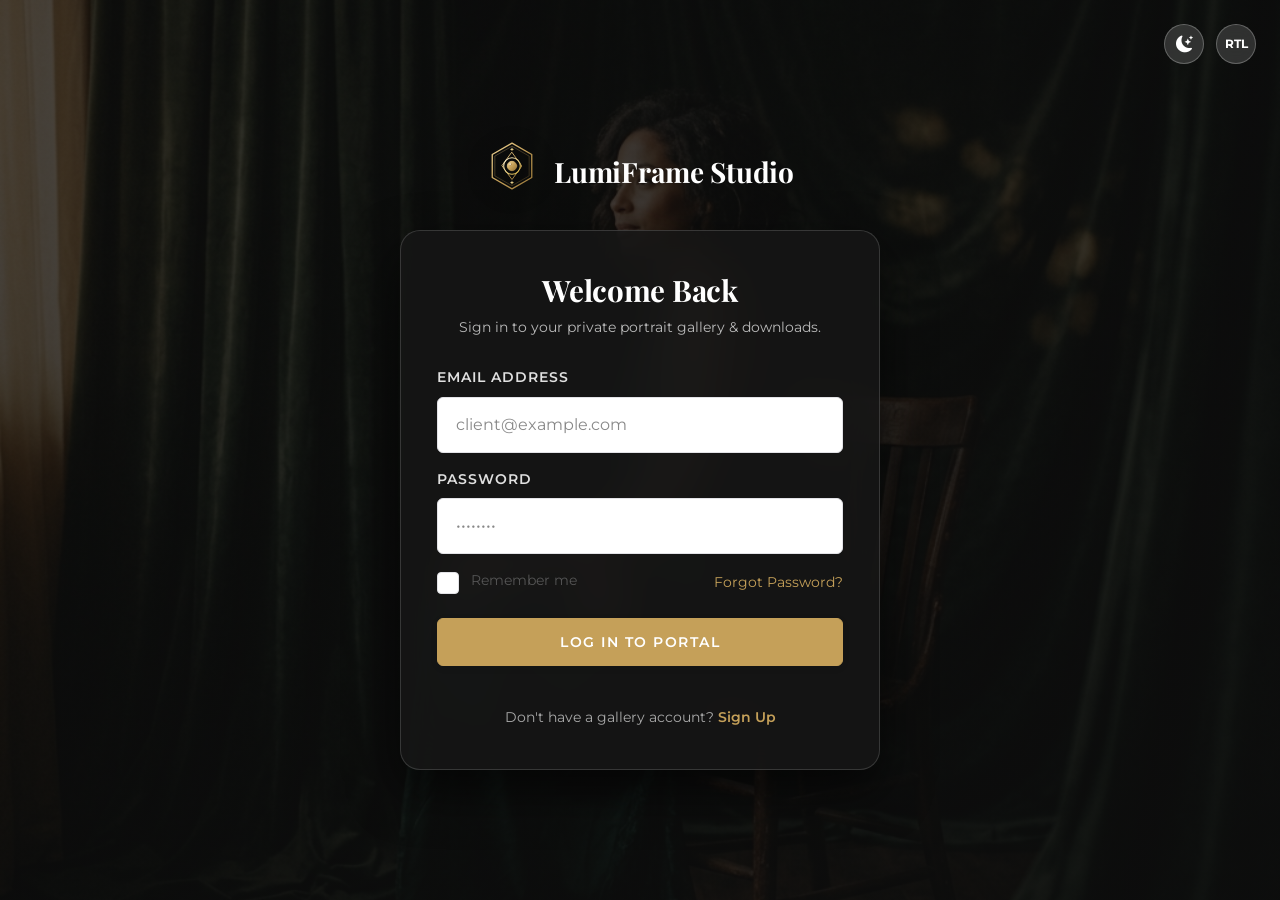
<file: login.html>
<!DOCTYPE html>
<html lang="en" data-theme="dark" data-bs-theme="dark" dir="ltr">

<head>
  <meta charset="UTF-8">
  <meta name="viewport" content="width=device-width, initial-scale=1.0">
  <title>Client Login - LumiFrame Studio</title>
  <meta name="description"
    content="Access your private client portal, proofing gallery, and session downloads at LumiFrame Studio.">
  <link rel="icon" type="image/svg+xml" href="assets/images/common/lumi_logo.svg">
  <link rel="alternate icon" type="image/png" href="assets/images/common/lumi_icon.png">
  <link rel="apple-touch-icon" href="assets/images/common/lumi_logo.svg">

  <!-- Bootstrap 5 & Icons -->
  <link rel="stylesheet" href="https://cdn.jsdelivr.net/npm/bootstrap@5.3.2/dist/css/bootstrap.min.css">
  <link rel="stylesheet" href="https://cdn.jsdelivr.net/npm/bootstrap-icons@1.11.3/font/bootstrap-icons.min.css">
  <link rel="stylesheet" href="https://cdnjs.cloudflare.com/ajax/libs/font-awesome/6.5.1/css/all.min.css">

  <!-- Modular Custom Stylesheets -->
  <link rel="stylesheet" href="assets/css/variables.css">
  <link rel="stylesheet" href="assets/css/main.css">
  <link rel="stylesheet" href="assets/css/typography.css">
  <link rel="stylesheet" href="assets/css/header.css">
  <link rel="stylesheet" href="assets/css/cards.css">
  <link rel="stylesheet" href="assets/css/buttons.css">
  <link rel="stylesheet" href="assets/css/forms.css">
  <link rel="stylesheet" href="assets/css/auth.css">
  <link rel="stylesheet" href="assets/css/light-theme.css">
  <link rel="stylesheet" href="assets/css/dark-theme.css">
  <link rel="stylesheet" href="assets/css/rtl.css">
  <link rel="stylesheet" href="assets/css/desktop.css">
  <link rel="stylesheet" href="assets/css/laptop.css">
  <link rel="stylesheet" href="assets/css/tablet.css">
  <link rel="stylesheet" href="assets/css/mobile.css">
  <link rel="stylesheet" href="assets/css/responsive-patch.css">
</head>

<body>

  <!-- Full-Bleed Authentication Layout -->
  <div class="auth-wrapper" style="background-image: url('assets/images/auth/login-bg.png');">
    <div class="auth-overlay"></div>

    <!-- Top-Right Theme and RTL Controls -->
    <div class="auth-top-controls">
      <button type="button" class="icon-toggle-btn theme-toggle-btn" title="Toggle Theme" id="authThemeToggle"><i
          class="bi bi-moon-stars-fill"></i></button>
      <button type="button" class="icon-toggle-btn rtl-toggle-btn" title="Toggle RTL/LTR" id="authRtlToggle"><span
          class="rtl-label" style="font-size:0.75rem; font-weight:700;">RTL</span></button>
    </div>

    <!-- Main Auth Container -->
    <div class="auth-card-container">

      <!-- Centered Branding Above Form -->
      <div class="auth-branding">
        <a href="index.html" id="authLogoLink" class="d-inline-flex align-items-center gap-3 text-decoration-none">
          <img src="assets/images/common/lumi_logo.svg" alt="LumiFrame Studio Logo">
          <span class="font-heading fw-bold text-white fs-3">LumiFrame Studio</span>
        </a>
      </div>

      <!-- Glassmorphism Card -->
      <div class="auth-card">
        <h1 class="auth-title">Welcome Back</h1>
        <p class="auth-subtitle">Sign in to your private portrait gallery &amp; downloads.</p>

        <form id="loginForm" class="needs-validation" novalidate>
          <div class="form-group mb-3">
            <label for="loginEmail" class="form-label-custom">Email Address</label>
            <input type="email" class="form-control-custom" id="loginEmail" placeholder="client@example.com" required>
            <div class="invalid-feedback-custom">Please enter your email.</div>
          </div>

          <div class="form-group mb-3">
            <label for="loginPassword" class="form-label-custom">Password</label>
            <input type="password" class="form-control-custom" id="loginPassword" placeholder="••••••••" required>
            <div class="invalid-feedback-custom">Please enter your password.</div>
          </div>

          <div class="d-flex justify-content-between align-items-center mb-4 flex-wrap gap-2">
            <div class="form-check-custom mb-0">
              <input type="checkbox" class="form-check-input-custom" id="rememberMe">
              <label for="rememberMe" class="form-check-label-custom mb-0">Remember me</label>
            </div>
            <a href="forgot-password.html" class="text-gold text-decoration-none small">Forgot Password?</a>
          </div>

          <button type="submit" class="btn btn-primary-gold w-100 py-3 mb-3">Log In To Portal</button>
        </form>

        <div class="auth-footer-links">
          <span>Don't have a gallery account?</span> <a href="signup.html">Sign Up</a>
        </div>
      </div>
    </div>
  </div>

  <!-- Scripts -->
  <script src="https://cdn.jsdelivr.net/npm/bootstrap@5.3.2/dist/js/bootstrap.bundle.min.js"></script>
  <script src="assets/js/theme.js"></script>
  <script src="assets/js/rtl.js"></script>
  <script src="assets/js/booking.js"></script>
</body>

</html>
</file>
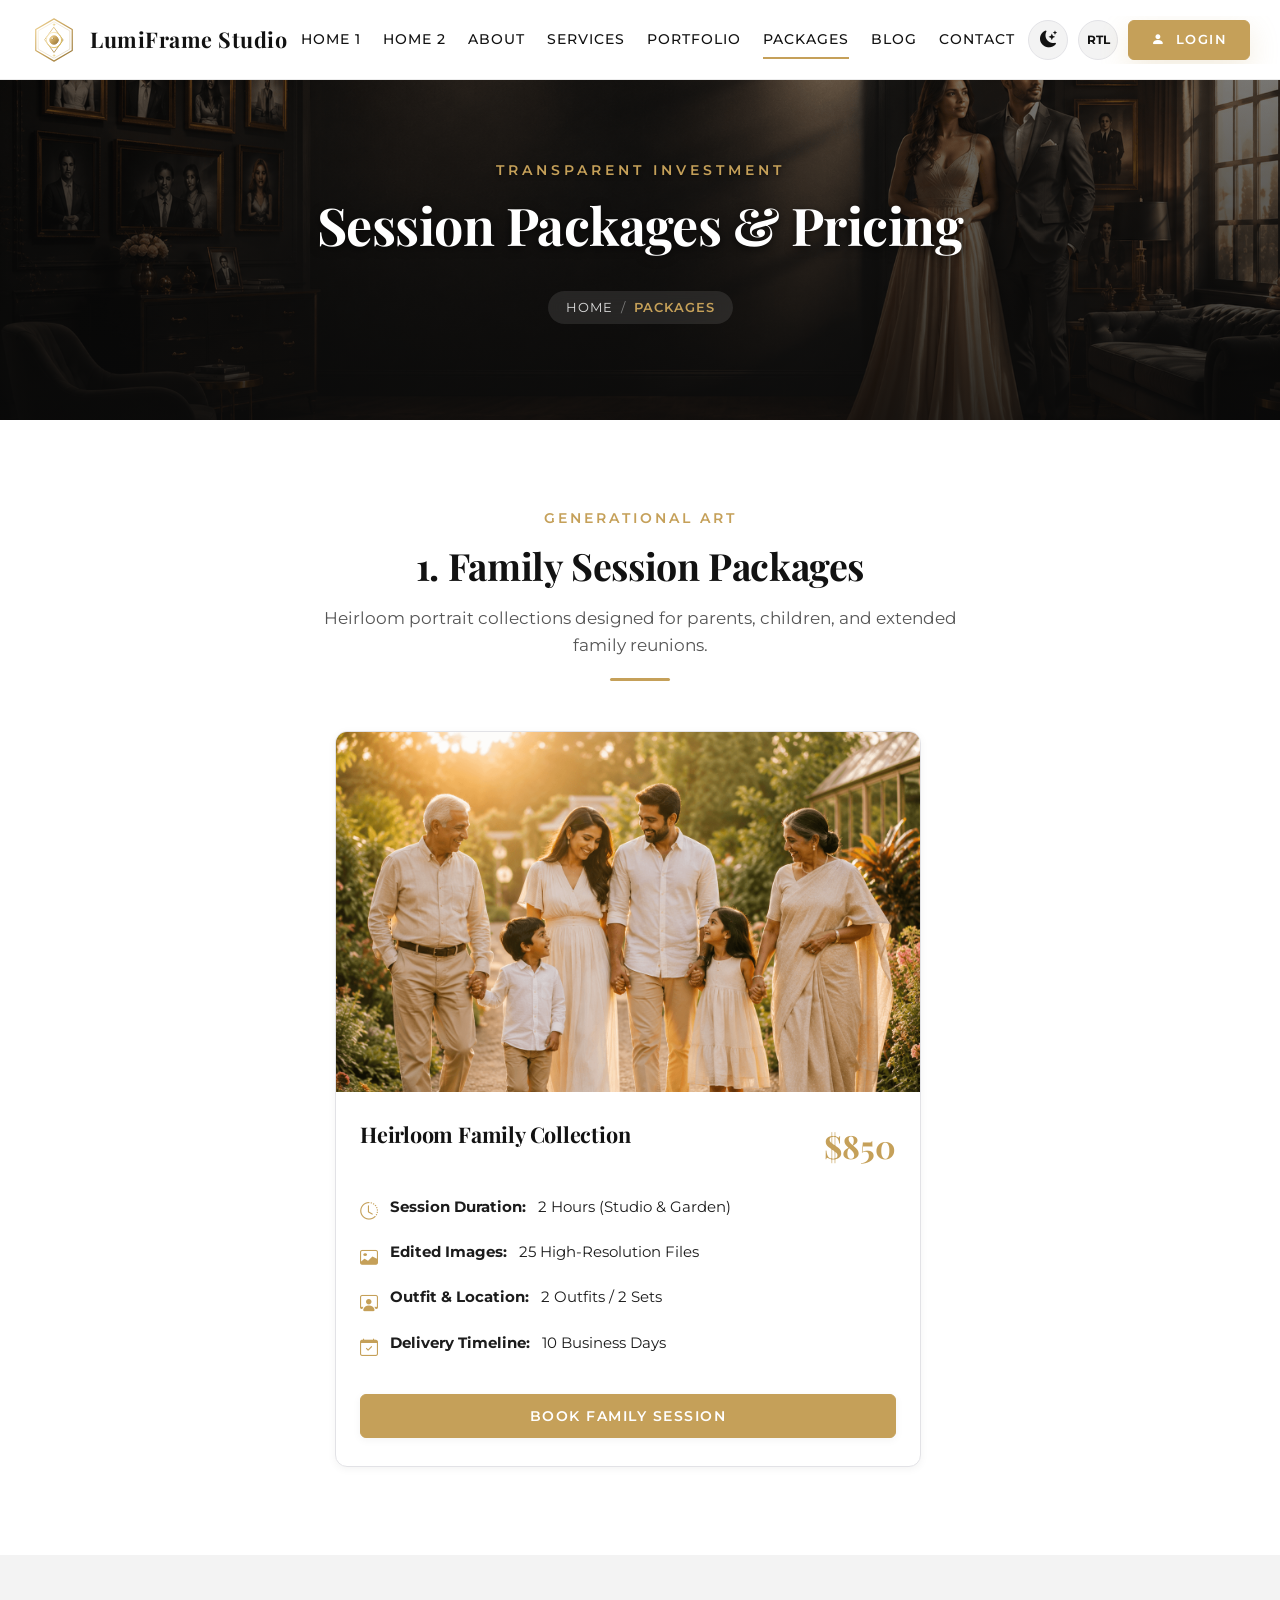
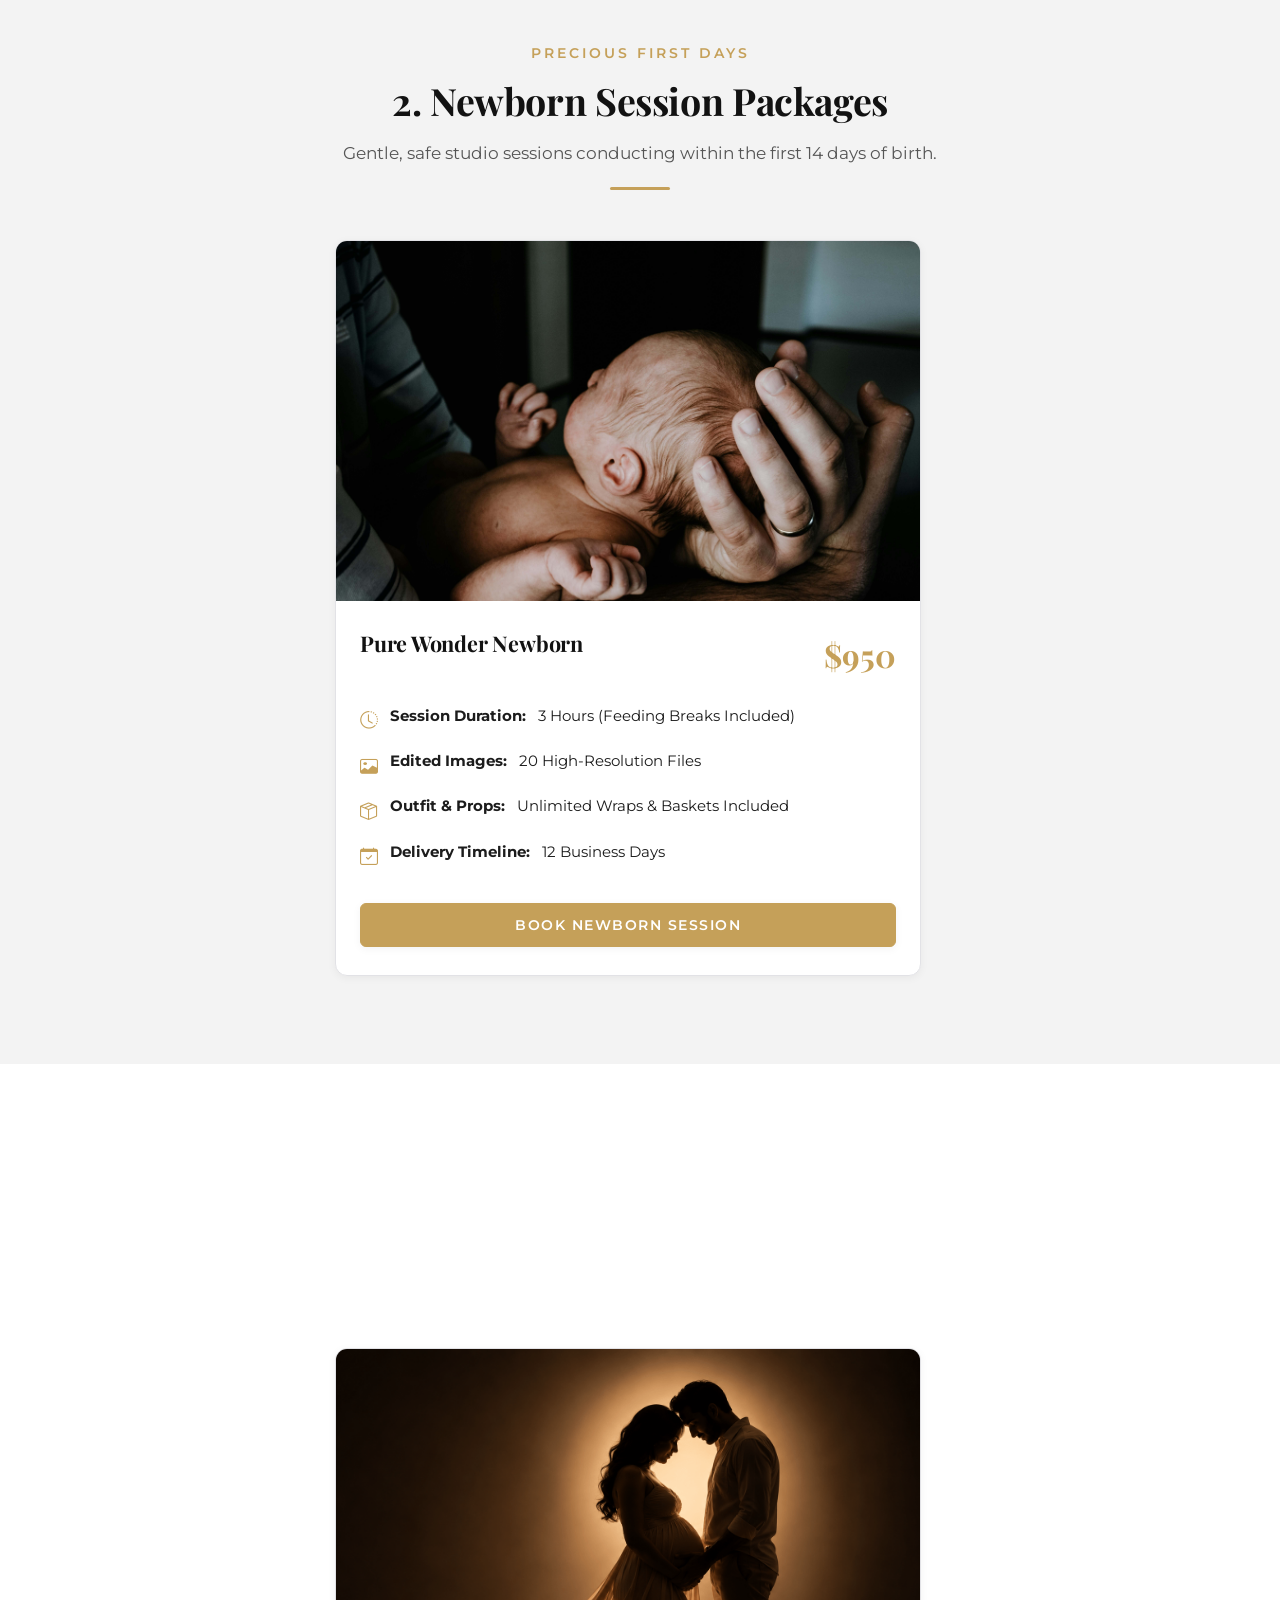
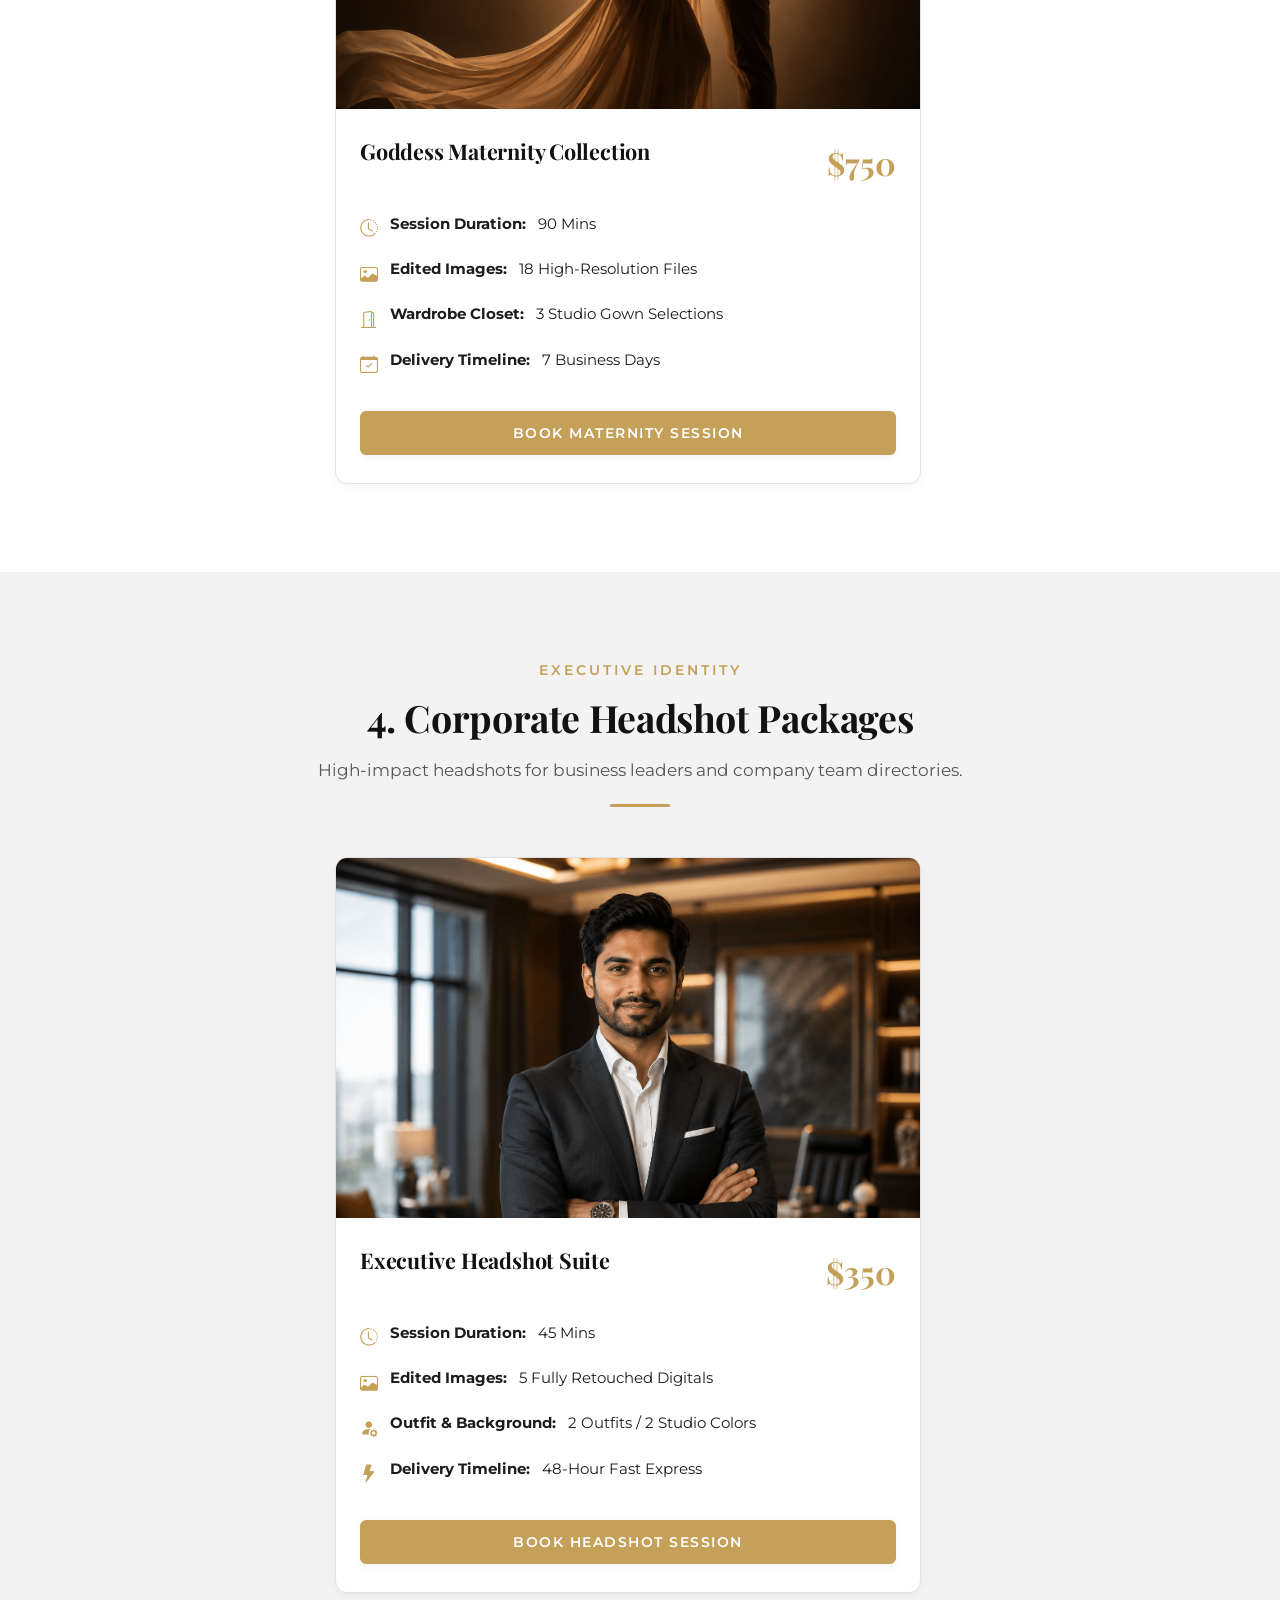
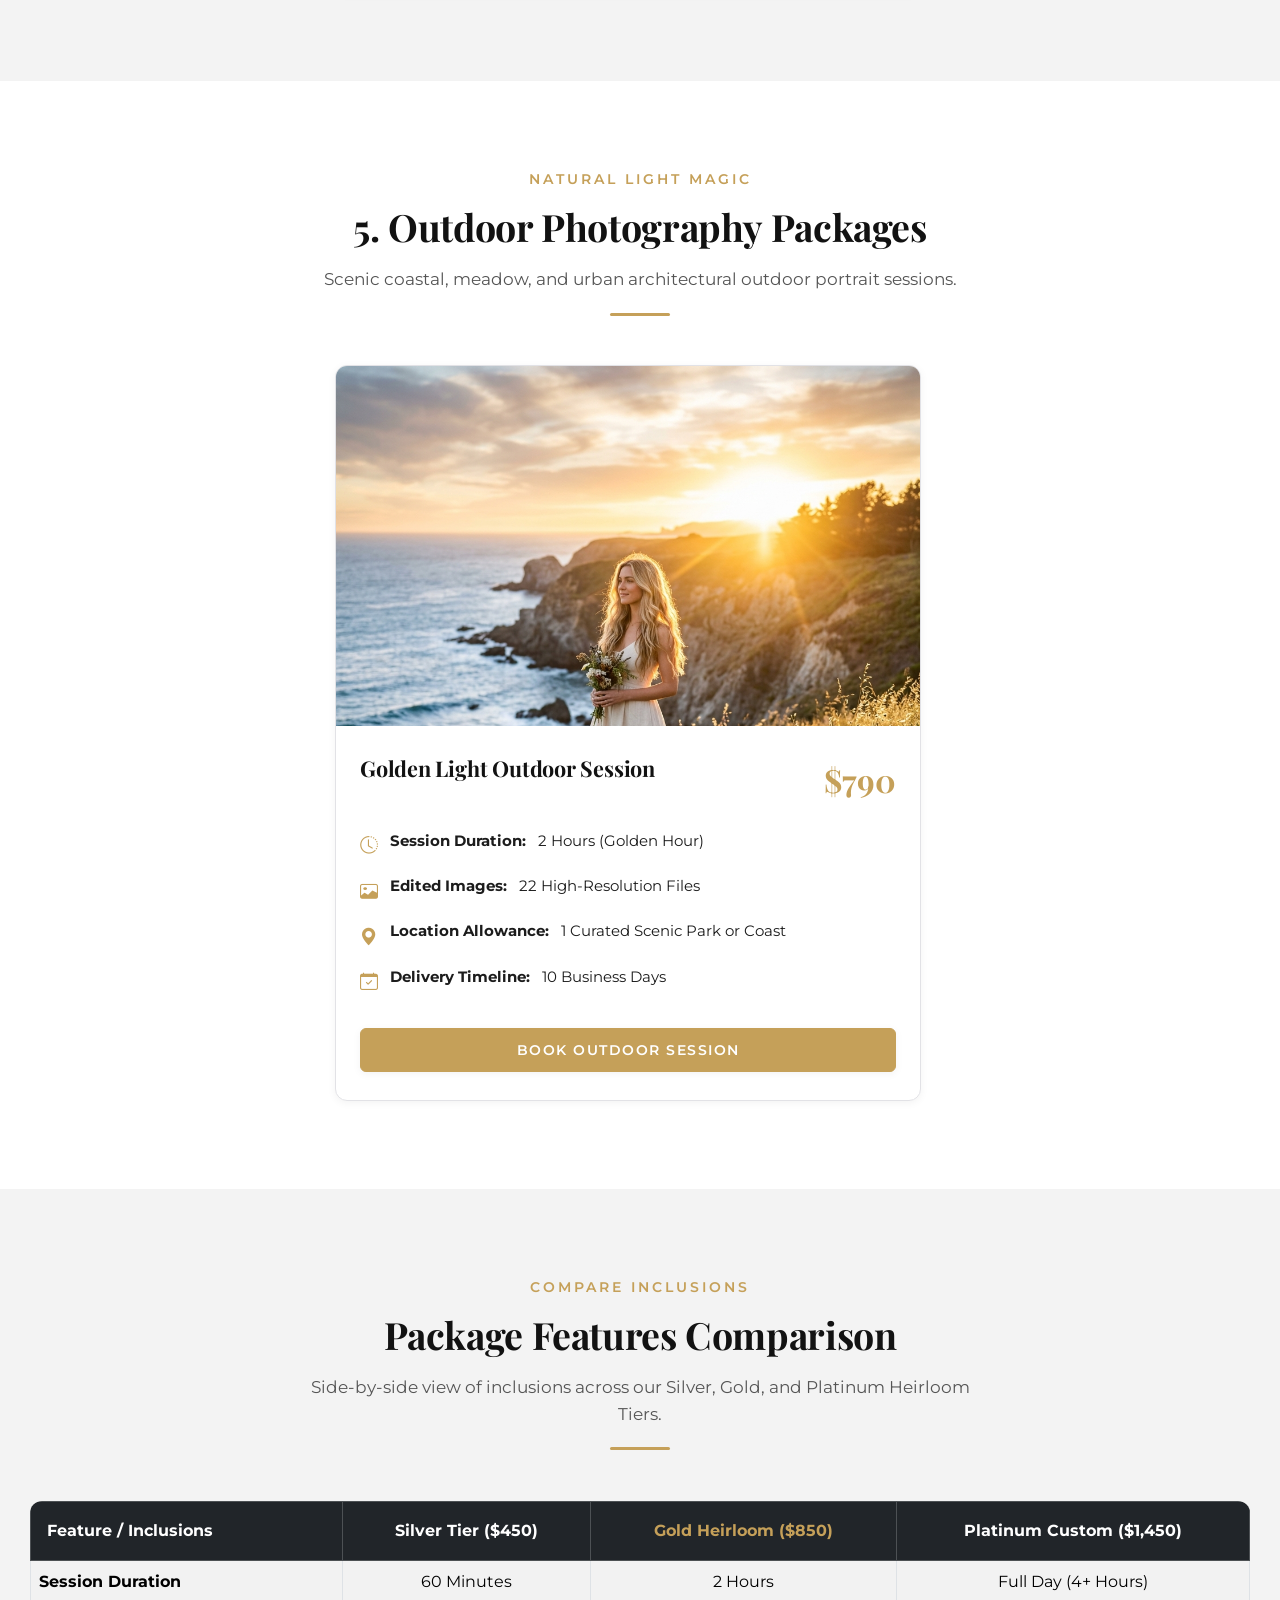
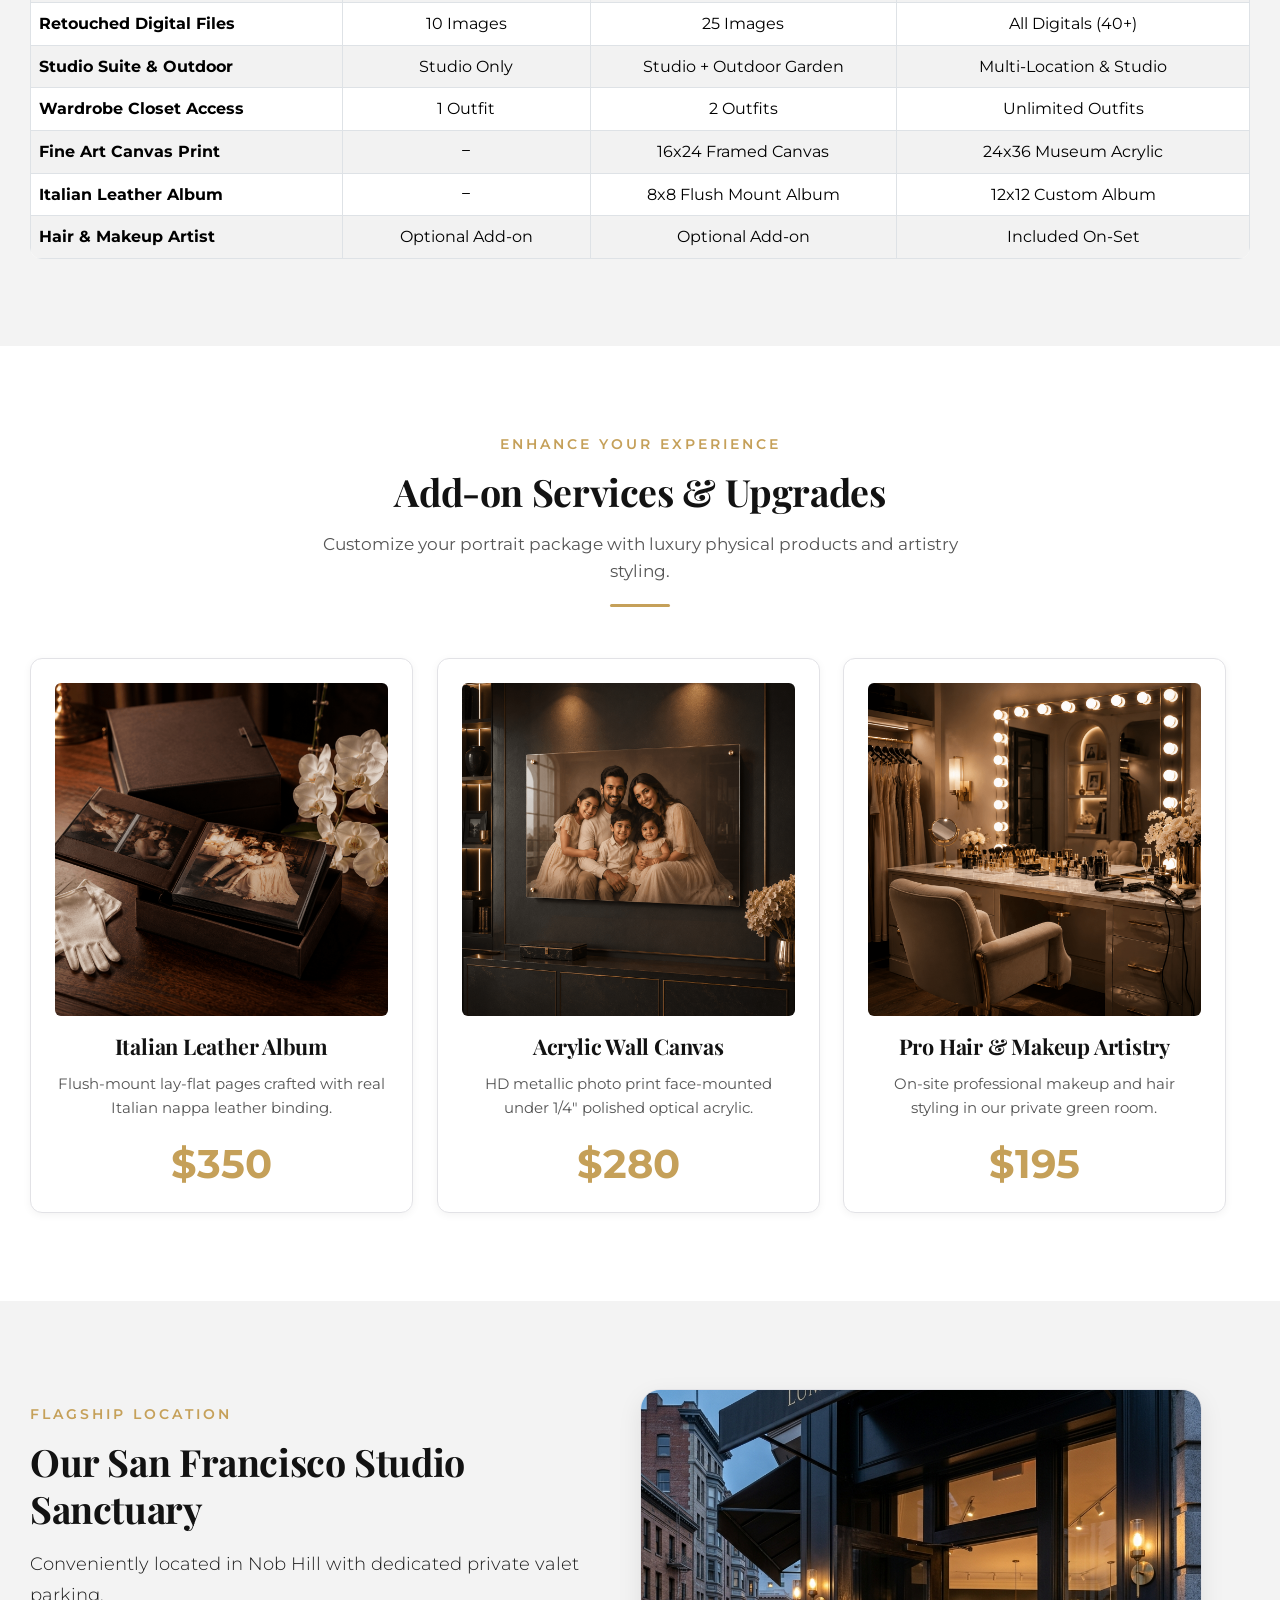
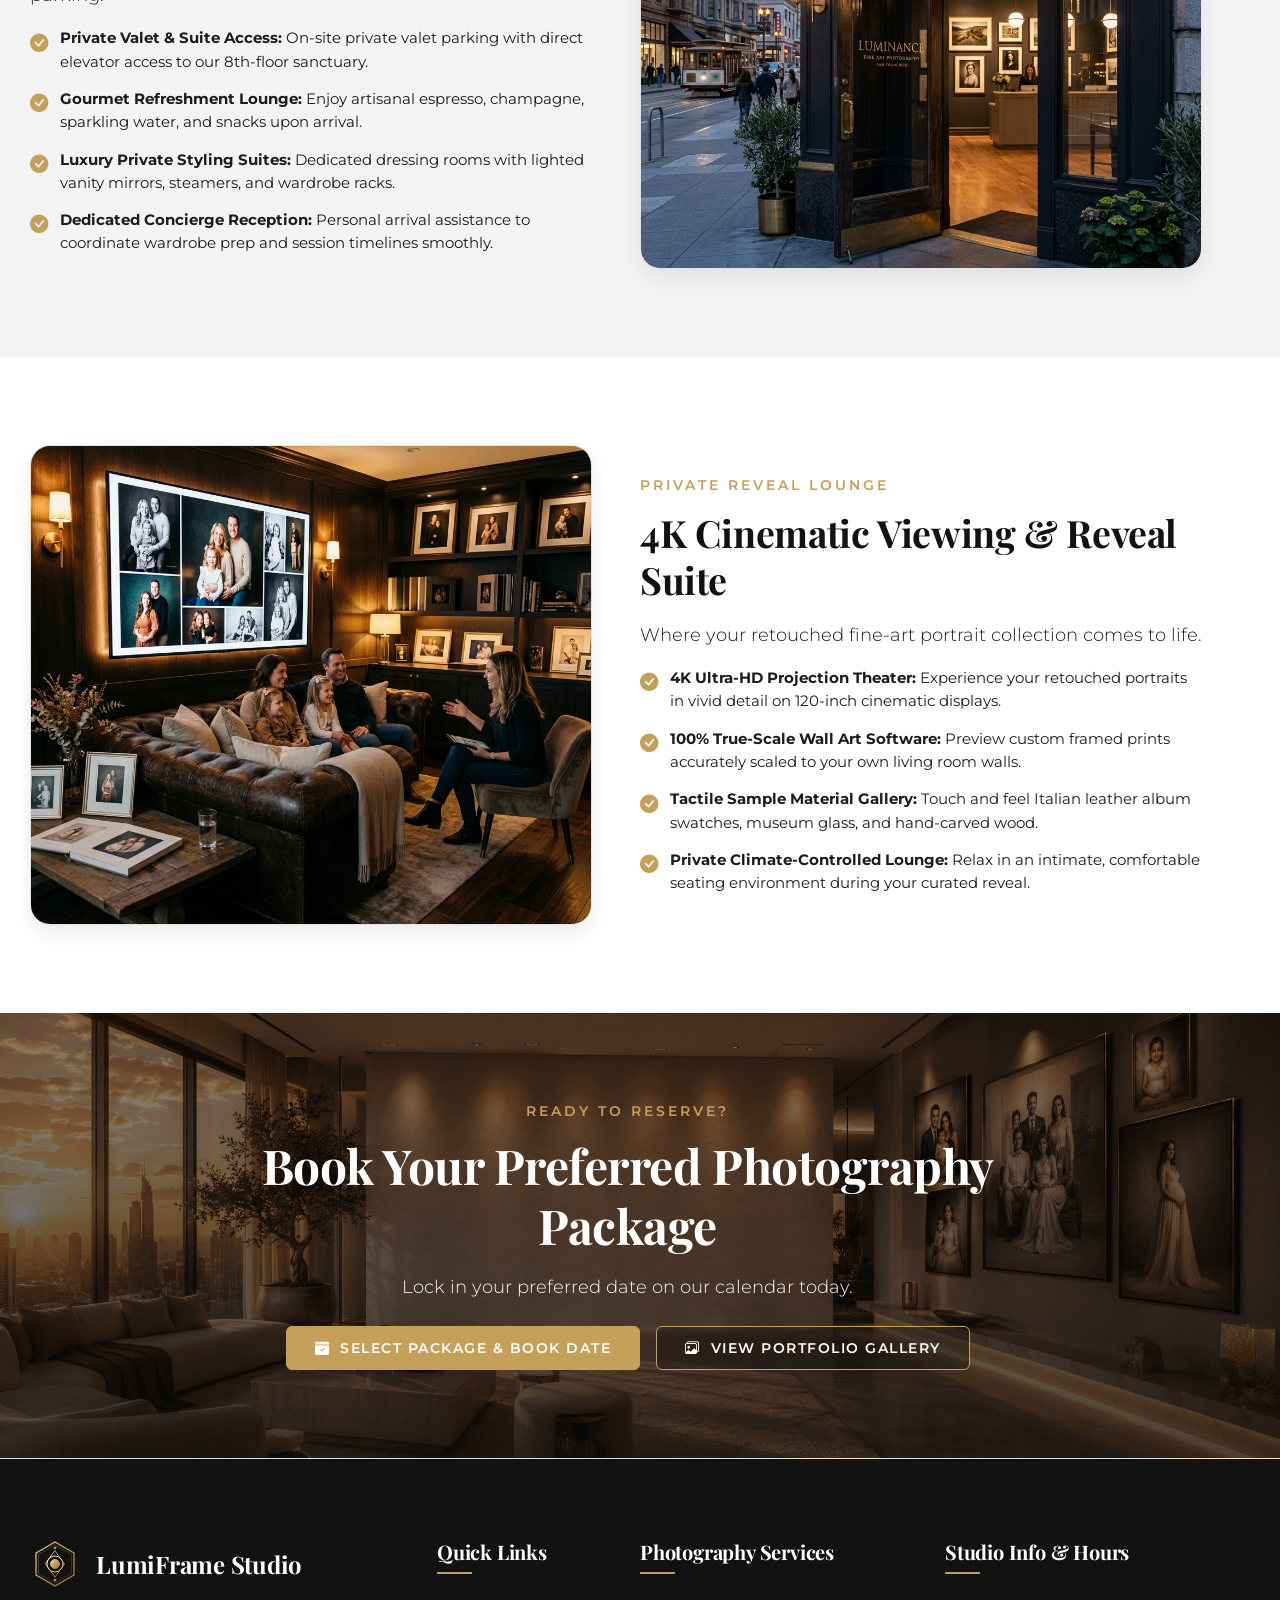
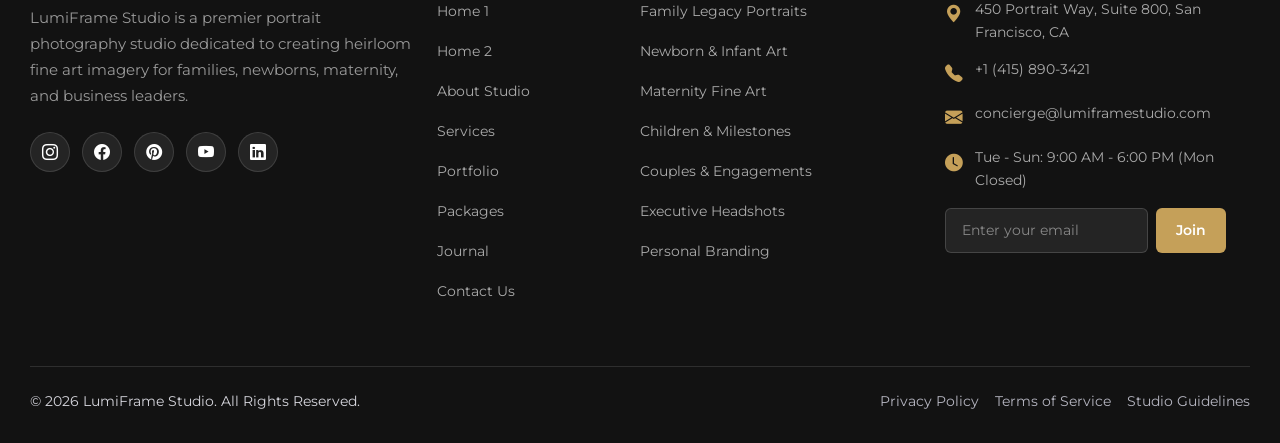
<file: packages.html>
<!DOCTYPE html>
<html lang="en" data-theme="dark" data-bs-theme="dark" dir="ltr">

<head>
  <meta charset="UTF-8">
  <meta name="viewport" content="width=device-width, initial-scale=1.0">
  <title>Packages &amp; Investment - LumiFrame Studio</title>
  <meta name="description"
    content="Transparent pricing and heirloom portrait session packages for families, newborns, maternity, corporate headshots, and fine art wall displays.">
  <link rel="icon" type="image/svg+xml" href="assets/images/common/lumi_logo.svg">
  <link rel="alternate icon" type="image/png" href="assets/images/common/lumi_icon.png">
  <link rel="apple-touch-icon" href="assets/images/common/lumi_logo.svg">

  <!-- Bootstrap 5 & Icons -->
  <link rel="stylesheet" href="https://cdn.jsdelivr.net/npm/bootstrap@5.3.2/dist/css/bootstrap.min.css">
  <link rel="stylesheet" href="https://cdn.jsdelivr.net/npm/bootstrap-icons@1.11.3/font/bootstrap-icons.min.css">
  <link rel="stylesheet" href="https://cdnjs.cloudflare.com/ajax/libs/font-awesome/6.5.1/css/all.min.css">

  <!-- Modular Custom Stylesheets -->
  <link rel="stylesheet" href="assets/css/variables.css">
  <link rel="stylesheet" href="assets/css/main.css">
  <link rel="stylesheet" href="assets/css/typography.css">
  <link rel="stylesheet" href="assets/css/header.css">
  <link rel="stylesheet" href="assets/css/footer.css">
  <link rel="stylesheet" href="assets/css/banner.css">
  <link rel="stylesheet" href="assets/css/cards.css">
  <link rel="stylesheet" href="assets/css/buttons.css">
  <link rel="stylesheet" href="assets/css/forms.css">
  <link rel="stylesheet" href="assets/css/gallery.css">
  <link rel="stylesheet" href="assets/css/auth.css">
  <link rel="stylesheet" href="assets/css/light-theme.css">
  <link rel="stylesheet" href="assets/css/dark-theme.css">
  <link rel="stylesheet" href="assets/css/rtl.css">
  <link rel="stylesheet" href="assets/css/desktop.css">
  <link rel="stylesheet" href="assets/css/laptop.css">
  <link rel="stylesheet" href="assets/css/tablet.css">
  <link rel="stylesheet" href="assets/css/mobile.css">
  <link rel="stylesheet" href="assets/css/responsive-patch.css">
</head>

<body>

  <!-- Header -->
  <header class="site-header">
    <div class="container header-container">
      <a href="index.html" class="header-brand">
        <img src="assets/images/common/lumi_logo.svg" alt="LumiFrame Studio Logo" class="brand-logo">
        <span class="brand-name">LumiFrame Studio</span>
      </a>

      <nav class="d-none d-xl-block">
        <ul class="main-nav">
          <li><a href="index.html" class="nav-link">Home 1</a></li>
          <li><a href="home2.html" class="nav-link">Home 2</a></li>
          <li><a href="about.html" class="nav-link">About</a></li>
          <li><a href="services.html" class="nav-link">Services</a></li>
          <li><a href="portfolio.html" class="nav-link">Portfolio</a></li>
          <li><a href="packages.html" class="nav-link active">Packages</a></li>
          <li><a href="blog.html" class="nav-link">Blog</a></li>
          <li><a href="contact.html" class="nav-link">Contact</a></li>
        </ul>
      </nav>

      <div class="header-controls">
        <button type="button" class="icon-toggle-btn theme-toggle-btn d-none d-xl-inline-flex" title="Toggle Theme"><i
            class="bi bi-moon-stars-fill"></i></button>
        <button type="button" class="icon-toggle-btn rtl-toggle-btn d-none d-xl-inline-flex"
          title="Toggle RTL/LTR"><span class="rtl-label" style="font-size:0.75rem; font-weight:700;">RTL</span></button>
        <a href="login.html" class="btn btn-header-login d-none d-xl-inline-flex"><i class="bi bi-person-fill"></i>
          Login</a>
        <button type="button" class="hamburger-btn" aria-label="Open Navigation Menu"><i
            class="bi bi-list"></i></button>
      </div>
    </div>
  </header>

  <!-- Mobile Offcanvas Drawer -->
  <div class="nav-backdrop"></div>
  <aside class="mobile-nav-drawer">
    <div class="mobile-drawer-header">
      <a href="index.html" class="d-flex align-items-center gap-2 text-decoration-none">
        <img src="assets/images/common/lumi_logo.svg" alt="LumiFrame Studio" style="height:36px;">
        <span class="font-heading fw-bold" style="font-size:1.15rem; color:var(--heading-color);">LumiFrame
          Studio</span>
      </a>
      <button type="button" class="close-drawer-btn"><i class="bi bi-x-lg"></i></button>
    </div>
    <ul class="mobile-nav-links">
      <li><a href="index.html" class="nav-link">Home 1</a></li>
      <li><a href="home2.html" class="nav-link">Home 2</a></li>
      <li><a href="about.html" class="nav-link">About</a></li>
      <li><a href="services.html" class="nav-link">Services</a></li>
      <li><a href="portfolio.html" class="nav-link">Portfolio</a></li>
      <li><a href="packages.html" class="nav-link active">Packages</a></li>
      <li><a href="blog.html" class="nav-link">Blog</a></li>
      <li><a href="contact.html" class="nav-link">Contact</a></li>
    </ul>
    <div class="mobile-drawer-footer">
      <div class="mobile-drawer-toggles">
        <button type="button" class="icon-toggle-btn theme-toggle-btn"><i class="bi bi-moon-stars-fill"></i></button>
        <button type="button" class="icon-toggle-btn rtl-toggle-btn"><span class="rtl-label"
            style="font-size:0.75rem; font-weight:700;">RTL</span></button>
      </div>
      <a href="login.html" class="btn btn-primary-gold w-100 mt-2"><i class="bi bi-person-fill"></i> Login</a>
    </div>
  </aside>

  <main>
    <!-- Compact Banner -->
    <section class="site-banner inner-banner" style="background-image: url('assets/images/packages/banner.png');">
      <div class="banner-overlay"></div>
      <div class="container banner-content">
        <span class="banner-subtitle animate-fade-up">Transparent Investment</span>
        <h1 class="banner-title animate-fade-up">Session Packages &amp; Pricing</h1>
        <ul class="banner-breadcrumb animate-fade-up">
          <li><a href="index.html">Home</a></li>
          <li class="separator">/</li>
          <li class="active">Packages</li>
        </ul>
      </div>
    </section>

    <!-- SECTION 1: Family Session Packages -->
    <section class="section-padding bg-surface">
      <div class="container">
        <div class="section-header text-center animate-fade-up">
          <span class="section-subtitle">Generational Art</span>
          <h2 class="section-title">1. Family Session Packages</h2>
          <p class="section-description">Heirloom portrait collections designed for parents, children, and extended
            family reunions.</p>
          <div class="gold-divider"></div>
        </div>

        <div class="row g-4 justify-content-center">
          <div class="col-lg-6 animate-slide-right">
            <div class="card-custom">
              <div class="card-img-wrapper">
                <img src="assets/images/packages/pkg-family.png" alt="Heirloom Family Collection">
              </div>
              <div class="card-body-custom">
                <div class="d-flex justify-content-between align-items-start mb-2">
                  <h3 class="card-title-custom mb-0">Heirloom Family Collection</h3>
                  <span class="card-price-amount">$850</span>
                </div>
                <ul class="card-meta-list my-3">
                  <li><i class="bi bi-clock-history"></i> <strong>Session Duration:</strong> 2 Hours (Studio &amp;
                    Garden)</li>
                  <li><i class="bi bi-image"></i> <strong>Edited Images:</strong> 25 High-Resolution Files</li>
                  <li><i class="bi bi-person-workspace"></i> <strong>Outfit &amp; Location:</strong> 2 Outfits / 2 Sets
                  </li>
                  <li><i class="bi bi-calendar-check"></i> <strong>Delivery Timeline:</strong> 10 Business Days</li>
                </ul>
                <div class="card-footer-custom">
                  <a href="contact.html?package=family-heirloom" class="btn btn-primary-gold">Book Family Session</a>
                </div>
              </div>
            </div>
          </div>
        </div>
      </div>
    </section>

    <!-- SECTION 2: Newborn Session Packages -->
    <section class="section-padding bg-surface-secondary">
      <div class="container">
        <div class="section-header text-center animate-fade-up">
          <span class="section-subtitle">Precious First Days</span>
          <h2 class="section-title">2. Newborn Session Packages</h2>
          <p class="section-description">Gentle, safe studio sessions conducting within the first 14 days of birth.</p>
          <div class="gold-divider"></div>
        </div>

        <div class="row g-4 justify-content-center">
          <div class="col-lg-6 animate-slide-left">
            <div class="card-custom">
              <div class="card-img-wrapper">
                <img src="assets/images/packages/pkg-newborn.jpg" alt="Pure Wonder Newborn Package">
              </div>
              <div class="card-body-custom">
                <div class="d-flex justify-content-between align-items-start mb-2">
                  <h3 class="card-title-custom mb-0">Pure Wonder Newborn</h3>
                  <span class="card-price-amount">$950</span>
                </div>
                <ul class="card-meta-list my-3">
                  <li><i class="bi bi-clock-history"></i> <strong>Session Duration:</strong> 3 Hours (Feeding Breaks
                    Included)</li>
                  <li><i class="bi bi-image"></i> <strong>Edited Images:</strong> 20 High-Resolution Files</li>
                  <li><i class="bi bi-box-seam"></i> <strong>Outfit &amp; Props:</strong> Unlimited Wraps &amp; Baskets
                    Included</li>
                  <li><i class="bi bi-calendar-check"></i> <strong>Delivery Timeline:</strong> 12 Business Days</li>
                </ul>
                <div class="card-footer-custom">
                  <a href="contact.html?package=newborn-wonder" class="btn btn-primary-gold">Book Newborn Session</a>
                </div>
              </div>
            </div>
          </div>
        </div>
      </div>
    </section>

    <!-- SECTION 3: Maternity Session Packages -->
    <section class="section-padding bg-surface">
      <div class="container">
        <div class="section-header text-center animate-fade-up">
          <span class="section-subtitle">Motherhood Radiance</span>
          <h2 class="section-title">3. Maternity Session Packages</h2>
          <p class="section-description">Luxury fine art sessions celebrating your pregnancy journey.</p>
          <div class="gold-divider"></div>
        </div>

        <div class="row g-4 justify-content-center">
          <div class="col-lg-6 animate-slide-right">
            <div class="card-custom">
              <div class="card-img-wrapper">
                <img src="assets/images/packages/pkg-maternity.png" alt="Goddess Maternity Package">
              </div>
              <div class="card-body-custom">
                <div class="d-flex justify-content-between align-items-start mb-2">
                  <h3 class="card-title-custom mb-0">Goddess Maternity Collection</h3>
                  <span class="card-price-amount">$750</span>
                </div>
                <ul class="card-meta-list my-3">
                  <li><i class="bi bi-clock-history"></i> <strong>Session Duration:</strong> 90 Mins</li>
                  <li><i class="bi bi-image"></i> <strong>Edited Images:</strong> 18 High-Resolution Files</li>
                  <li><i class="bi bi-door-open"></i> <strong>Wardrobe Closet:</strong> 3 Studio Gown Selections</li>
                  <li><i class="bi bi-calendar-check"></i> <strong>Delivery Timeline:</strong> 7 Business Days</li>
                </ul>
                <div class="card-footer-custom">
                  <a href="contact.html?package=maternity-goddess" class="btn btn-primary-gold">Book Maternity
                    Session</a>
                </div>
              </div>
            </div>
          </div>
        </div>
      </div>
    </section>

    <!-- SECTION 4: Corporate Headshot Packages -->
    <section class="section-padding bg-surface-secondary">
      <div class="container">
        <div class="section-header text-center animate-fade-up">
          <span class="section-subtitle">Executive Identity</span>
          <h2 class="section-title">4. Corporate Headshot Packages</h2>
          <p class="section-description">High-impact headshots for business leaders and company team directories.</p>
          <div class="gold-divider"></div>
        </div>

        <div class="row g-4 justify-content-center">
          <div class="col-lg-6 animate-slide-left">
            <div class="card-custom">
              <div class="card-img-wrapper">
                <img src="assets/images/packages/pkg-corporate.png" alt="Executive Headshot Package">
              </div>
              <div class="card-body-custom">
                <div class="d-flex justify-content-between align-items-start mb-2">
                  <h3 class="card-title-custom mb-0">Executive Headshot Suite</h3>
                  <span class="card-price-amount">$350</span>
                </div>
                <ul class="card-meta-list my-3">
                  <li><i class="bi bi-clock-history"></i> <strong>Session Duration:</strong> 45 Mins</li>
                  <li><i class="bi bi-image"></i> <strong>Edited Images:</strong> 5 Fully Retouched Digitals</li>
                  <li><i class="bi bi-person-fill-gear"></i> <strong>Outfit &amp; Background:</strong> 2 Outfits / 2
                    Studio Colors</li>
                  <li><i class="bi bi-lightning-fill"></i> <strong>Delivery Timeline:</strong> 48-Hour Fast Express</li>
                </ul>
                <div class="card-footer-custom">
                  <a href="contact.html?package=corporate-exec" class="btn btn-primary-gold">Book Headshot Session</a>
                </div>
              </div>
            </div>
          </div>
        </div>
      </div>
    </section>

    <!-- SECTION 5: Outdoor Photography Packages -->
    <section class="section-padding bg-surface">
      <div class="container">
        <div class="section-header text-center animate-fade-up">
          <span class="section-subtitle">Natural Light Magic</span>
          <h2 class="section-title">5. Outdoor Photography Packages</h2>
          <p class="section-description">Scenic coastal, meadow, and urban architectural outdoor portrait sessions.</p>
          <div class="gold-divider"></div>
        </div>

        <div class="row g-4 justify-content-center">
          <div class="col-lg-6 animate-slide-right">
            <div class="card-custom">
              <div class="card-img-wrapper">
                <img src="assets/images/packages/pkg-outdoor.png" alt="Golden Light Outdoor Package">
              </div>
              <div class="card-body-custom">
                <div class="d-flex justify-content-between align-items-start mb-2">
                  <h3 class="card-title-custom mb-0">Golden Light Outdoor Session</h3>
                  <span class="card-price-amount">$790</span>
                </div>
                <ul class="card-meta-list my-3">
                  <li><i class="bi bi-clock-history"></i> <strong>Session Duration:</strong> 2 Hours (Golden Hour)</li>
                  <li><i class="bi bi-image"></i> <strong>Edited Images:</strong> 22 High-Resolution Files</li>
                  <li><i class="bi bi-geo-alt-fill"></i> <strong>Location Allowance:</strong> 1 Curated Scenic Park or
                    Coast</li>
                  <li><i class="bi bi-calendar-check"></i> <strong>Delivery Timeline:</strong> 10 Business Days</li>
                </ul>
                <div class="card-footer-custom">
                  <a href="contact.html?package=outdoor-golden" class="btn btn-primary-gold">Book Outdoor Session</a>
                </div>
              </div>
            </div>
          </div>
        </div>
      </div>
    </section>

    <!-- SECTION 6: Package Comparison Table -->
    <section class="section-padding bg-surface-secondary">
      <div class="container">
        <div class="section-header text-center animate-fade-up">
          <span class="section-subtitle">Compare Inclusions</span>
          <h2 class="section-title">Package Features Comparison</h2>
          <p class="section-description">Side-by-side view of inclusions across our Silver, Gold, and Platinum Heirloom
            Tiers.</p>
          <div class="gold-divider"></div>
        </div>

        <div class="table-responsive animate-fade-up">
          <table class="table table-bordered table-striped align-middle text-center"
            style="background:var(--bg-surface); color:var(--text-main);">
            <thead class="table-dark">
              <tr>
                <th class="text-start p-3">Feature / Inclusions</th>
                <th class="p-3">Silver Tier ($450)</th>
                <th class="p-3 text-gold">Gold Heirloom ($850)</th>
                <th class="p-3">Platinum Custom ($1,450)</th>
              </tr>
            </thead>
            <tbody>
              <tr>
                <td class="text-start fw-bold">Session Duration</td>
                <td>60 Minutes</td>
                <td>2 Hours</td>
                <td>Full Day (4+ Hours)</td>
              </tr>
              <tr>
                <td class="text-start fw-bold">Retouched Digital Files</td>
                <td>10 Images</td>
                <td>25 Images</td>
                <td>All Digitals (40+)</td>
              </tr>
              <tr>
                <td class="text-start fw-bold">Studio Suite &amp; Outdoor</td>
                <td>Studio Only</td>
                <td>Studio + Outdoor Garden</td>
                <td>Multi-Location &amp; Studio</td>
              </tr>
              <tr>
                <td class="text-start fw-bold">Wardrobe Closet Access</td>
                <td>1 Outfit</td>
                <td>2 Outfits</td>
                <td>Unlimited Outfits</td>
              </tr>
              <tr>
                <td class="text-start fw-bold">Fine Art Canvas Print</td>
                <td><i class="bi bi-dash"></i></td>
                <td>16x24 Framed Canvas</td>
                <td>24x36 Museum Acrylic</td>
              </tr>
              <tr>
                <td class="text-start fw-bold">Italian Leather Album</td>
                <td><i class="bi bi-dash"></i></td>
                <td>8x8 Flush Mount Album</td>
                <td>12x12 Custom Album</td>
              </tr>
              <tr>
                <td class="text-start fw-bold">Hair &amp; Makeup Artist</td>
                <td>Optional Add-on</td>
                <td>Optional Add-on</td>
                <td>Included On-Set</td>
              </tr>
            </tbody>
          </table>
        </div>
      </div>
    </section>

    <!-- SECTION 7: Add-on Services -->
    <section class="section-padding bg-surface">
      <div class="container">
        <div class="section-header text-center animate-fade-up">
          <span class="section-subtitle">Enhance Your Experience</span>
          <h2 class="section-title">Add-on Services &amp; Upgrades</h2>
          <p class="section-description">Customize your portrait package with luxury physical products and artistry
            styling.</p>
          <div class="gold-divider"></div>
        </div>

        <div class="row g-4 row-cols-1 row-cols-md-3">
          <div class="col animate-slide-left">
            <div class="card-custom text-center p-4">
              <img src="assets/images/packages/addon-album.png" alt="Italian Leather Album"
                class="rounded mb-3 img-fluid">
              <h3 class="h4 card-title-custom">Italian Leather Album</h3>
              <p class="card-text-custom">Flush-mount lay-flat pages crafted with real Italian nappa leather binding.
              </p>
              <span class="text-gold fw-bold display-6">$350</span>
            </div>
          </div>

          <div class="col animate-fade-up">
            <div class="card-custom text-center p-4">
              <img src="assets/images/packages/addon-canvas.png" alt="Acrylic Wall Canvas"
                class="rounded mb-3 img-fluid">
              <h3 class="h4 card-title-custom">Acrylic Wall Canvas</h3>
              <p class="card-text-custom">HD metallic photo print face-mounted under 1/4" polished optical acrylic.</p>
              <span class="text-gold fw-bold display-6">$280</span>
            </div>
          </div>

          <div class="col animate-slide-right">
            <div class="card-custom text-center p-4">
              <img src="assets/images/packages/addon-makeup.png" alt="Pro Hair & Makeup" class="rounded mb-3 img-fluid">
              <h3 class="h4 card-title-custom">Pro Hair &amp; Makeup Artistry</h3>
              <p class="card-text-custom">On-site professional makeup and hair styling in our private green room.</p>
              <span class="text-gold fw-bold display-6">$195</span>
            </div>
          </div>
        </div>
      </div>
    </section>

    <!-- Flagship Location Showcase -->
    <section class="section-padding bg-surface-secondary feature-split-section">
      <div class="container">
        <div class="row align-items-center g-4 g-lg-5 feature-split-row">
          <div class="col-lg-6 animate-slide-left">
            <span class="section-subtitle">Flagship Location</span>
            <h2 class="section-title">Our San Francisco Studio Sanctuary</h2>
            <p class="lead-text">Conveniently located in Nob Hill with dedicated private valet parking.</p>
            <ul class="card-meta-list feature-bullet-list mb-0">
              <li>
                <i class="bi bi-check-circle-fill text-gold"></i>
                <div><strong>Private Valet &amp; Suite Access:</strong> On-site private valet parking with direct elevator access to our 8th-floor sanctuary.</div>
              </li>
              <li>
                <i class="bi bi-check-circle-fill text-gold"></i>
                <div><strong>Gourmet Refreshment Lounge:</strong> Enjoy artisanal espresso, champagne, sparkling water, and snacks upon arrival.</div>
              </li>
              <li>
                <i class="bi bi-check-circle-fill text-gold"></i>
                <div><strong>Luxury Private Styling Suites:</strong> Dedicated dressing rooms with lighted vanity mirrors, steamers, and wardrobe racks.</div>
              </li>
              <li>
                <i class="bi bi-check-circle-fill text-gold"></i>
                <div><strong>Dedicated Concierge Reception:</strong> Personal arrival assistance to coordinate wardrobe prep and session timelines smoothly.</div>
              </li>
            </ul>
          </div>
          <div class="col-lg-6 animate-slide-right">
            <div class="feature-img-card card-custom">
              <img src="assets/images/contact/studio-storefront.png" alt="LumiFrame Studio Entrance" class="img-fluid">
            </div>
          </div>
        </div>
      </div>
    </section>

    <!-- Private Reveal Lounge Showcase -->
    <section class="section-padding bg-surface feature-split-section">
      <div class="container">
        <div class="row align-items-center g-4 g-lg-5 feature-split-row">
          <div class="col-lg-6 order-lg-2 animate-slide-right">
            <span class="section-subtitle">Private Reveal Lounge</span>
            <h2 class="section-title">4K Cinematic Viewing &amp; Reveal Suite</h2>
            <p class="lead-text">Where your retouched fine-art portrait collection comes to life.</p>
            <ul class="card-meta-list feature-bullet-list mb-0">
              <li>
                <i class="bi bi-check-circle-fill text-gold"></i>
                <div><strong>4K Ultra-HD Projection Theater:</strong> Experience your retouched portraits in vivid detail on 120-inch cinematic displays.</div>
              </li>
              <li>
                <i class="bi bi-check-circle-fill text-gold"></i>
                <div><strong>100% True-Scale Wall Art Software:</strong> Preview custom framed prints accurately scaled to your own living room walls.</div>
              </li>
              <li>
                <i class="bi bi-check-circle-fill text-gold"></i>
                <div><strong>Tactile Sample Material Gallery:</strong> Touch and feel Italian leather album swatches, museum glass, and hand-carved wood.</div>
              </li>
              <li>
                <i class="bi bi-check-circle-fill text-gold"></i>
                <div><strong>Private Climate-Controlled Lounge:</strong> Relax in an intimate, comfortable seating environment during your curated reveal.</div>
              </li>
            </ul>
          </div>
          <div class="col-lg-6 order-lg-1 animate-slide-left">
            <div class="feature-img-card card-custom">
              <img src="assets/images/contact/consultation-room.png" alt="4K Projection Viewing Suite" class="img-fluid">
            </div>
          </div>
        </div>
      </div>
    </section>

    <!-- SECTION 8 (CTA SECTION): Package Booking CTA -->
    <section class="section-padding text-center position-relative overflow-hidden"
      style="background: url('assets/images/packages/cta-bg.png') center/cover no-repeat;">
      <div class="banner-overlay" style="opacity:0.85;"></div>
      <div class="container position-relative z-2">
        <div class="row justify-content-center">
          <div class="col-lg-8 animate-fade-up">
            <span class="section-subtitle text-gold">Ready to Reserve?</span>
            <h2 class="text-white font-heading display-5 fw-bold mb-3">Book Your Preferred Photography Package</h2>
            <p class="text-light mb-4 lead-text">Lock in your preferred date on our calendar today.</p>
            <div class="d-flex justify-content-center gap-3 flex-wrap">
              <a href="contact.html" class="btn btn-primary-gold"><i class="bi bi-calendar-check-fill"></i> Select
                Package &amp; Book Date</a>
              <a href="portfolio.html" class="btn btn-outline-gold text-white"><i class="bi bi-images"></i> View
                Portfolio Gallery</a>
            </div>
          </div>
        </div>
      </div>
    </section>
  </main>

  <!-- Footer -->
  <footer class="site-footer">
    <div class="container">
      <div class="row g-4">
        <div class="col-lg-4 col-md-6">
          <a href="index.html" class="d-inline-flex align-items-center gap-3 mb-3 text-decoration-none">
            <img src="assets/images/common/lumi_logo.svg" alt="LumiFrame Studio" class="footer-brand-img mb-0">
            <span class="font-heading fw-bold text-white fs-4">LumiFrame Studio</span>
          </a>
          <p class="footer-desc">LumiFrame Studio is a premier portrait photography studio dedicated to creating
            heirloom fine art imagery for families, newborns, maternity, and business leaders.</p>
          <div class="footer-social-links">
            <a href="#" class="social-icon-link" aria-label="Instagram"><i class="bi bi-instagram"></i></a>
            <a href="#" class="social-icon-link" aria-label="Facebook"><i class="bi bi-facebook"></i></a>
            <a href="#" class="social-icon-link" aria-label="Pinterest"><i class="bi bi-pinterest"></i></a>
            <a href="#" class="social-icon-link" aria-label="YouTube"><i class="bi bi-youtube"></i></a>
            <a href="#" class="social-icon-link" aria-label="LinkedIn"><i class="bi bi-linkedin"></i></a>
          </div>
        </div>

        <div class="col-lg-2 col-md-6">
          <h3 class="footer-heading">Quick Links</h3>
          <ul class="footer-links">
            <li><a href="index.html">Home 1</a></li>
            <li><a href="home2.html">Home 2</a></li>
            <li><a href="about.html">About Studio</a></li>
            <li><a href="services.html">Services</a></li>
            <li><a href="portfolio.html">Portfolio</a></li>
            <li><a href="packages.html">Packages</a></li>
            <li><a href="blog.html">Journal</a></li>
            <li><a href="contact.html">Contact Us</a></li>
          </ul>
        </div>

        <div class="col-lg-3 col-md-6">
          <h3 class="footer-heading">Photography Services</h3>
          <ul class="footer-links">
            <li><a href="services.html">Family Legacy Portraits</a></li>
            <li><a href="services.html">Newborn &amp; Infant Art</a></li>
            <li><a href="services.html">Maternity Fine Art</a></li>
            <li><a href="services.html">Children &amp; Milestones</a></li>
            <li><a href="services.html">Couples &amp; Engagements</a></li>
            <li><a href="services.html">Executive Headshots</a></li>
            <li><a href="services.html">Personal Branding</a></li>
          </ul>
        </div>

        <div class="col-lg-3 col-md-6">
          <h3 class="footer-heading">Studio Info &amp; Hours</h3>
          <ul class="footer-contact-info mb-3">
            <li><i class="bi bi-geo-alt-fill"></i> 450 Portrait Way, Suite 800, San Francisco, CA</li>
            <li><i class="bi bi-telephone-fill"></i> +1 (415) 890-3421</li>
            <li><i class="bi bi-envelope-fill"></i> concierge@lumiframestudio.com</li>
            <li><i class="bi bi-clock-fill"></i> Tue - Sun: 9:00 AM - 6:00 PM (Mon Closed)</li>
          </ul>
          <form class="footer-newsletter-form">
            <input type="email" placeholder="Enter your email" required>
            <button type="submit">Join</button>
          </form>
        </div>
      </div>

      <div class="footer-bottom">
        <p class="mb-0">&copy; 2026 LumiFrame Studio. All Rights Reserved.</p>
        <div class="d-flex gap-3">
          <a href="#">Privacy Policy</a>
          <a href="#">Terms of Service</a>
          <a href="#">Studio Guidelines</a>
        </div>
      </div>
    </div>
  </footer>

  <!-- Scripts -->
  <script src="https://cdn.jsdelivr.net/npm/bootstrap@5.3.2/dist/js/bootstrap.bundle.min.js"></script>
  <script src="assets/js/theme.js"></script>
  <script src="assets/js/rtl.js"></script>
  <script src="assets/js/main.js"></script>
  <script src="assets/js/portfolio.js"></script>
  <script src="assets/js/booking.js"></script>
</body>

</html>
</file>
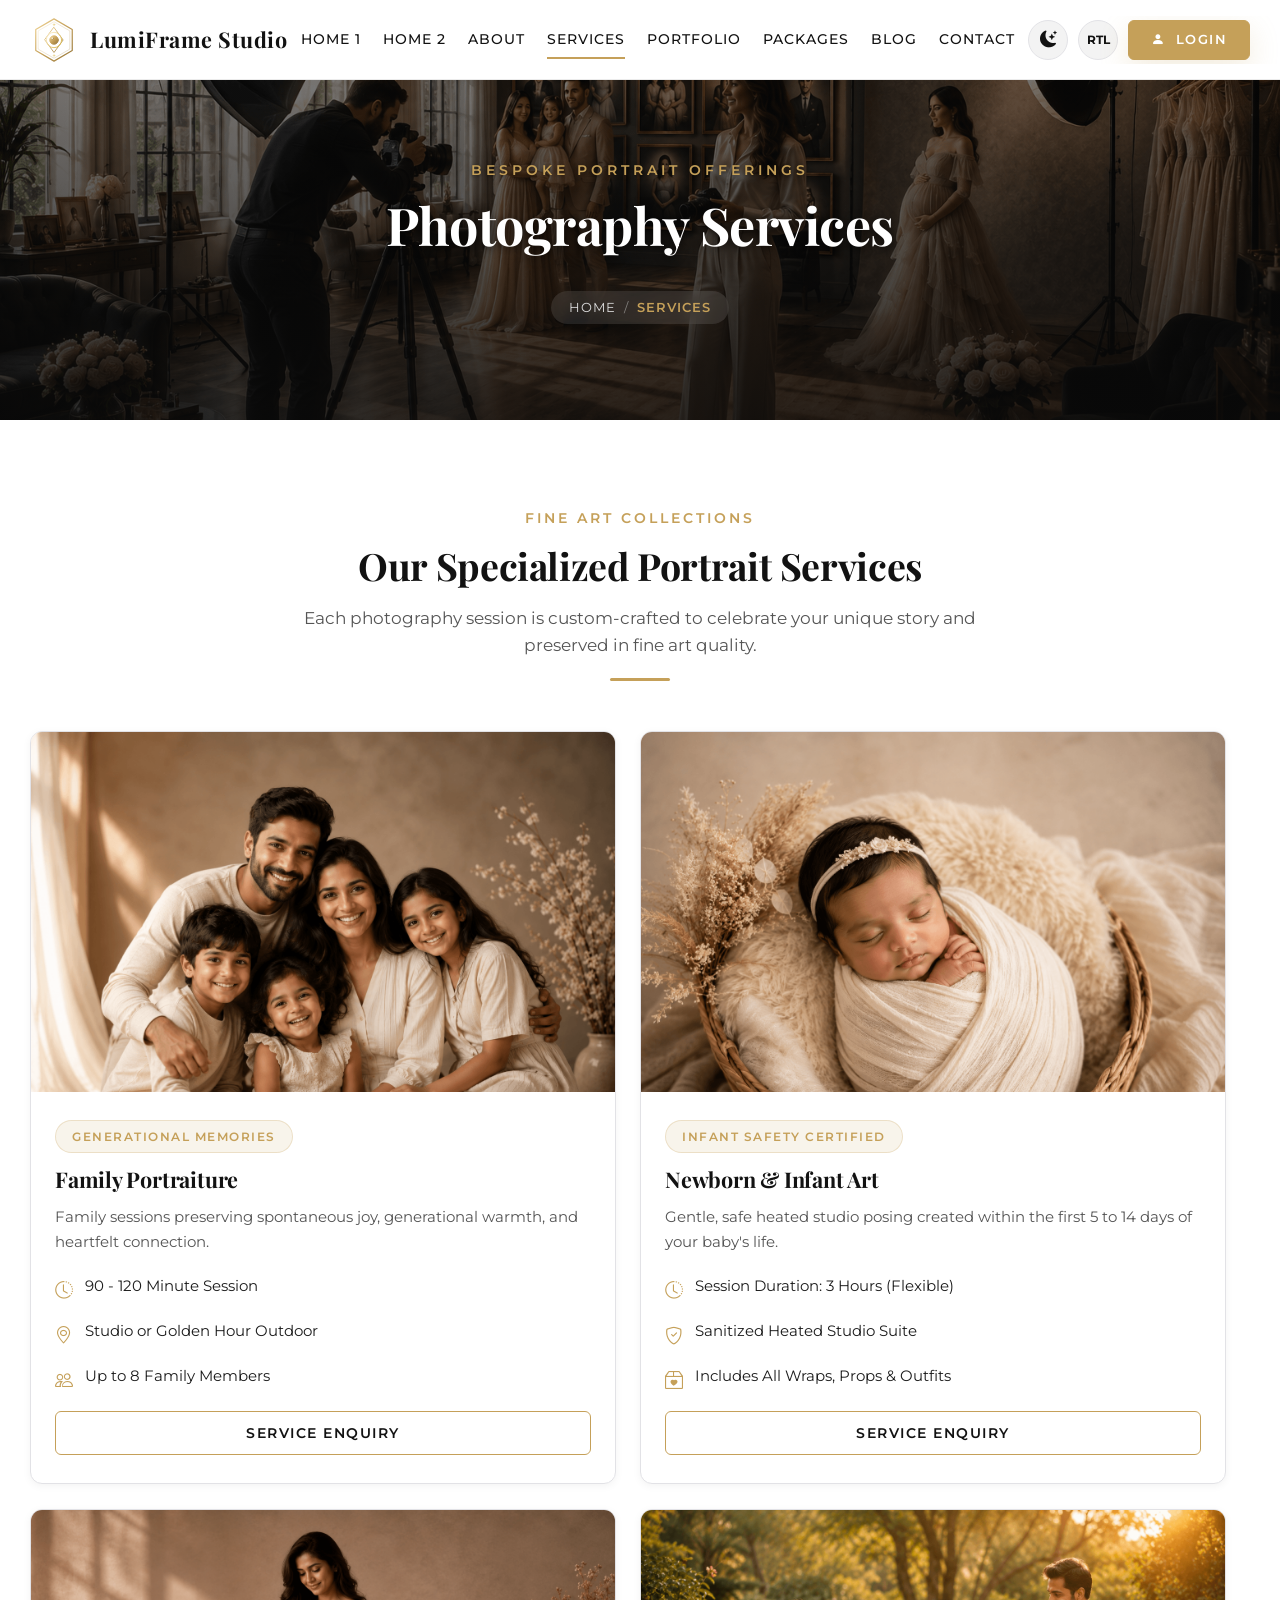
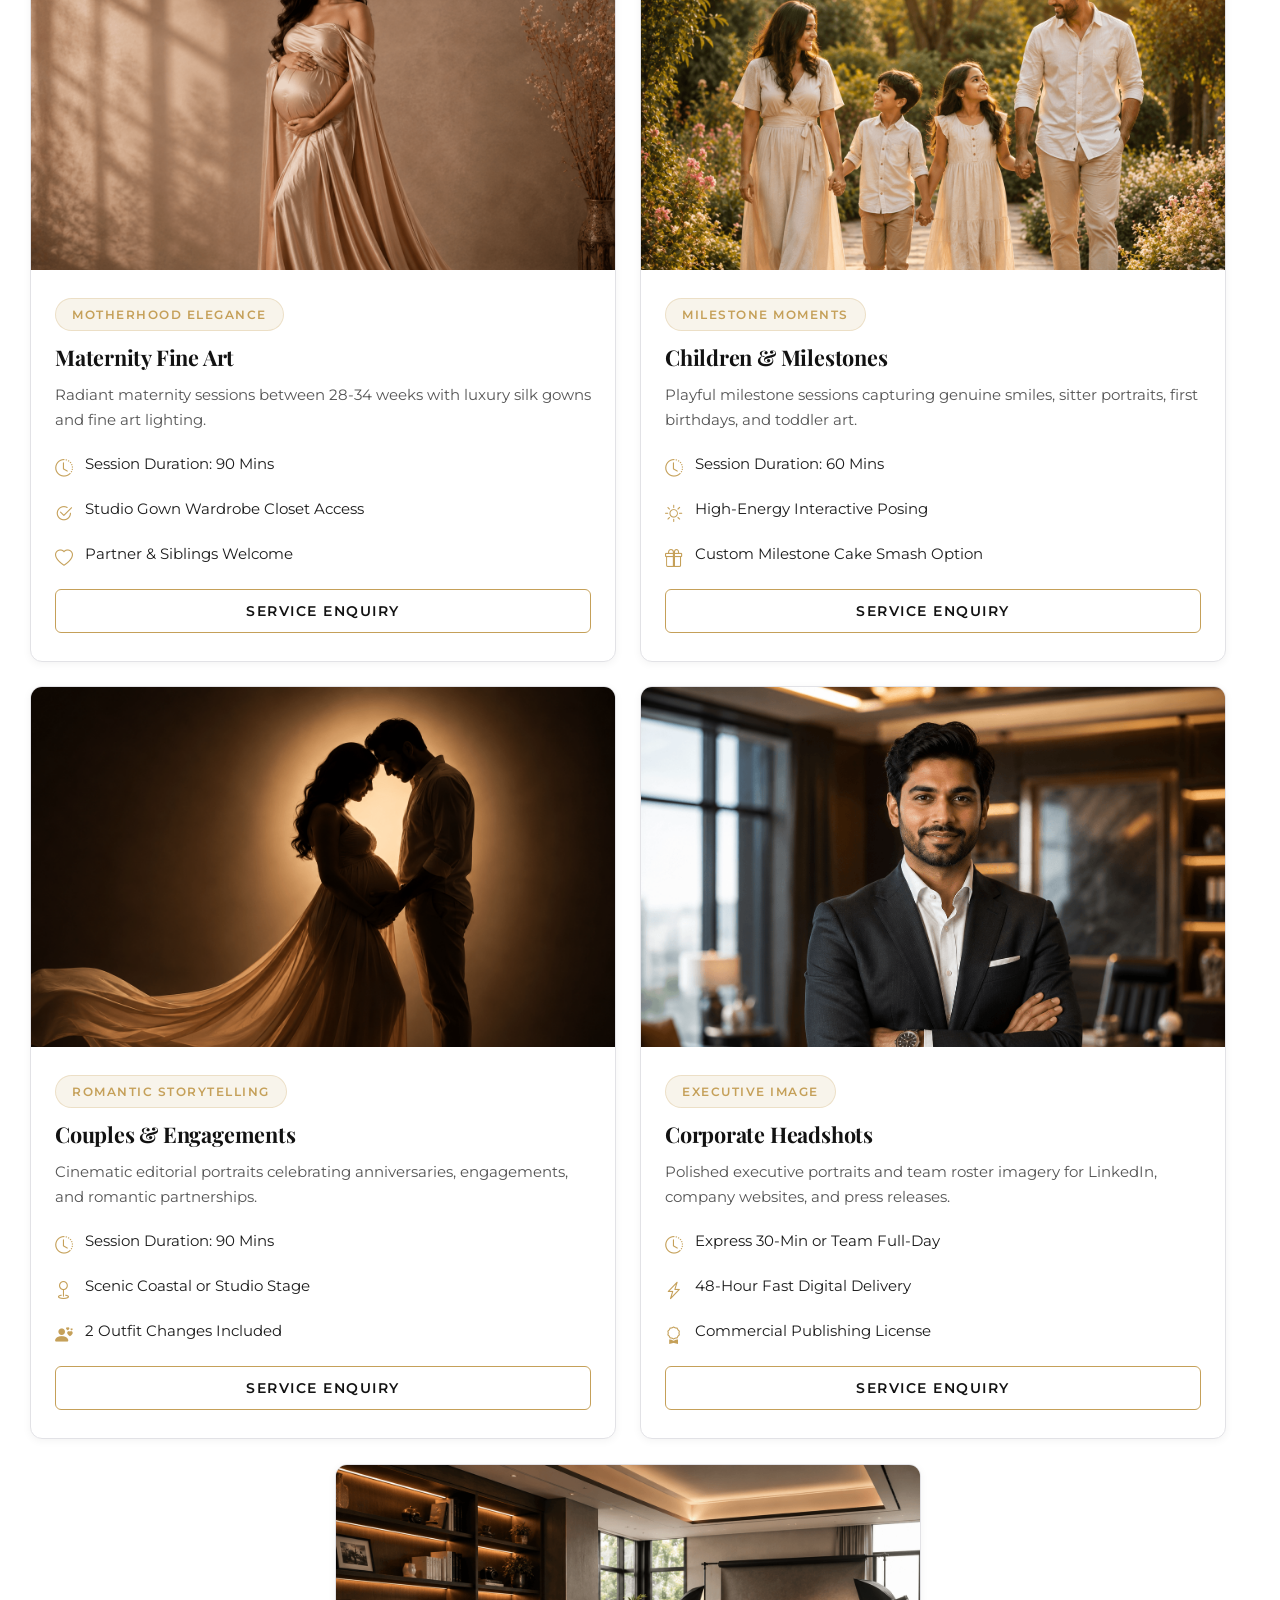
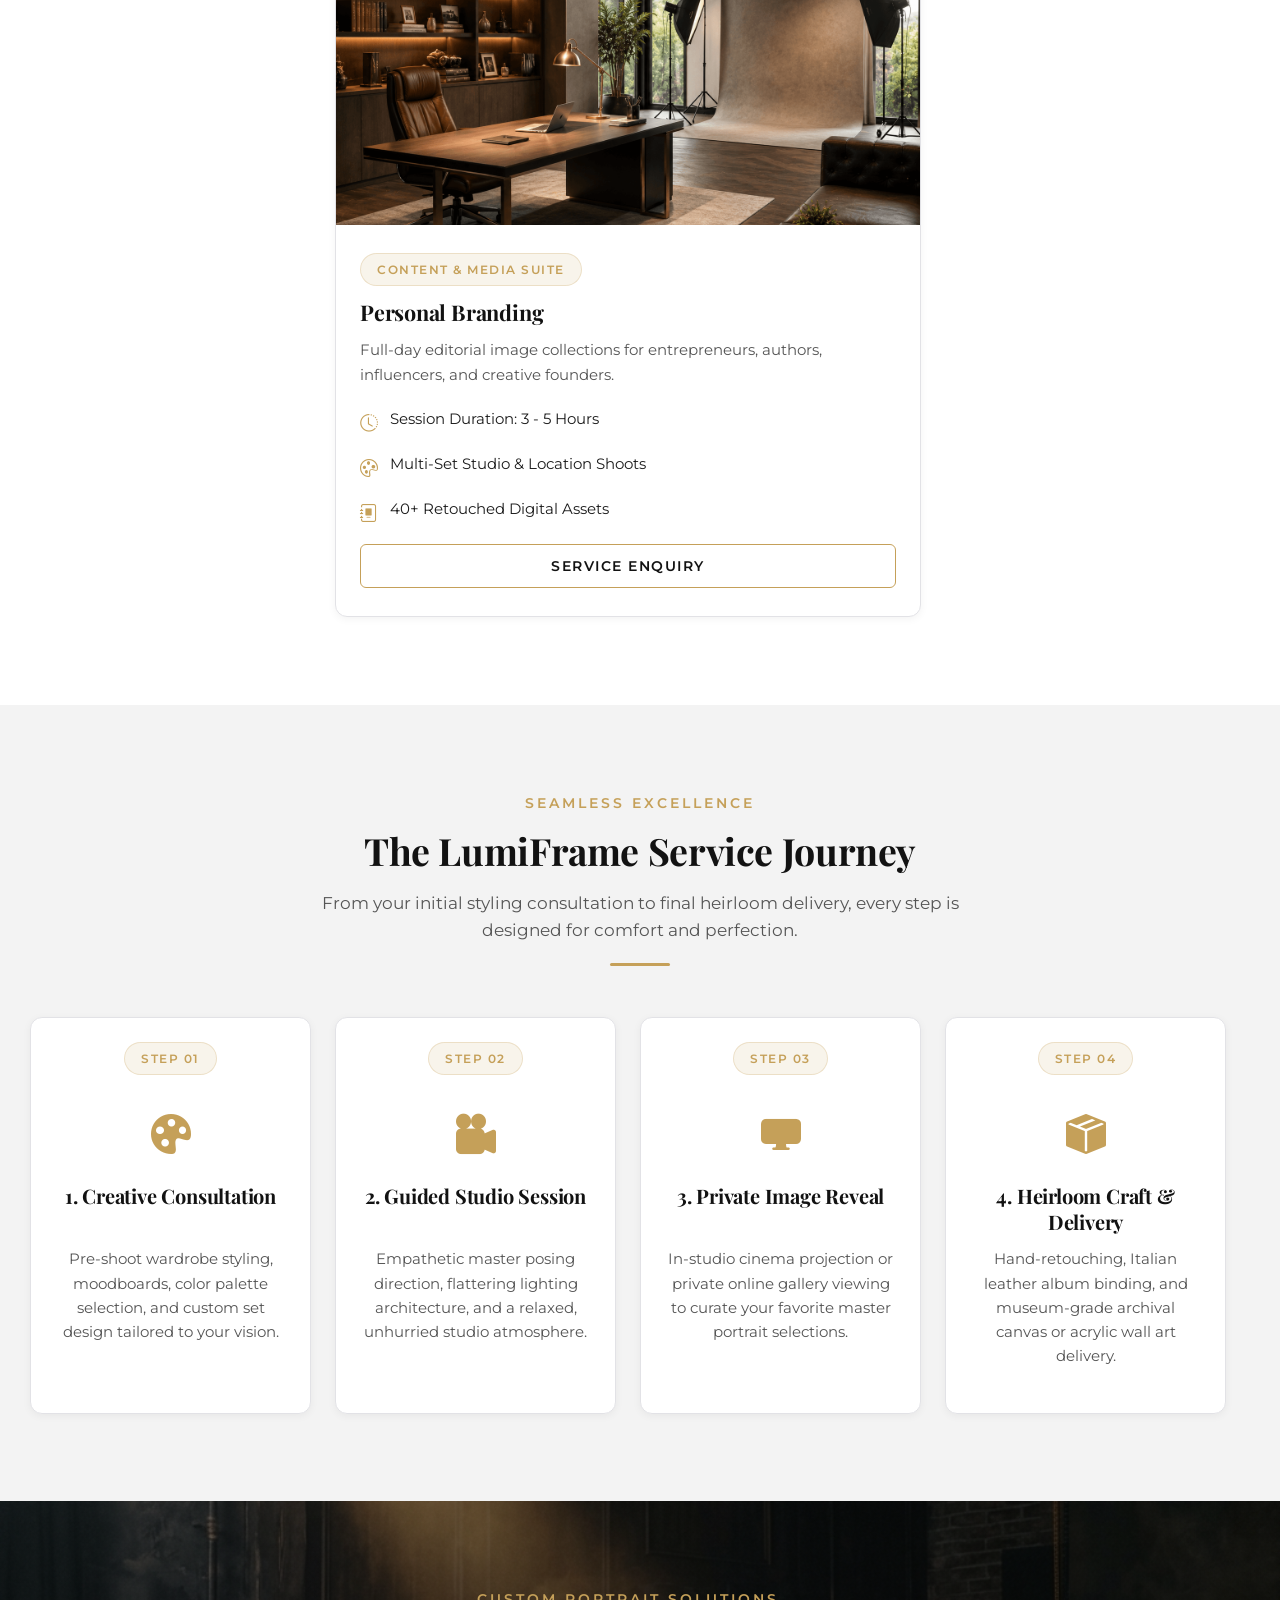
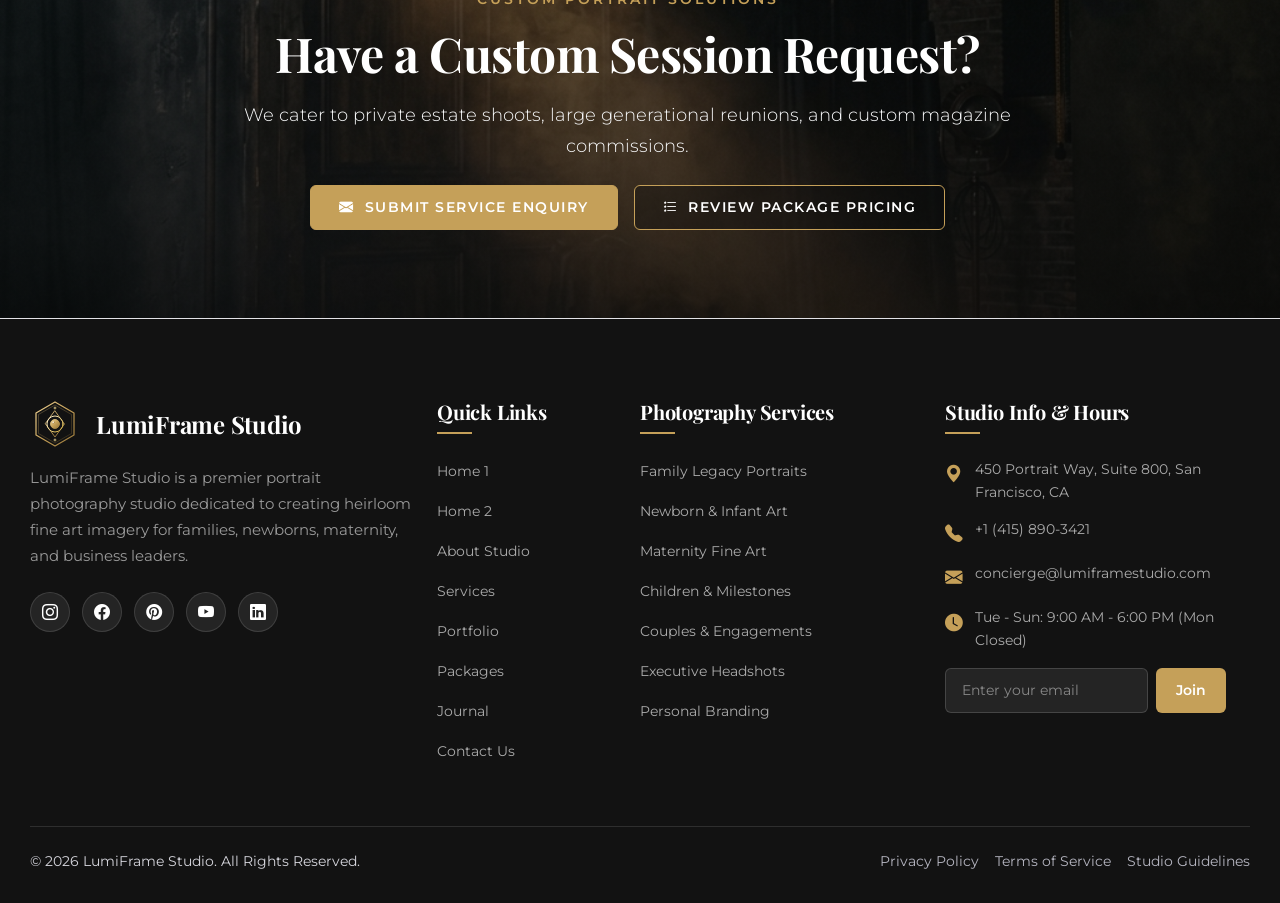
<file: services.html>
<!DOCTYPE html>
<html lang="en" data-theme="dark" data-bs-theme="dark" dir="ltr">

<head>
  <meta charset="UTF-8">
  <meta name="viewport" content="width=device-width, initial-scale=1.0">
  <title>Photography Services - LumiFrame Studio</title>
  <meta name="description"
    content="Explore LumiFrame Studio photography services: Family portraits, newborn fine art, maternity, corporate headshots, and personal branding sessions.">
  <link rel="icon" type="image/svg+xml" href="assets/images/common/lumi_logo.svg">
  <link rel="alternate icon" type="image/png" href="assets/images/common/lumi_icon.png">
  <link rel="apple-touch-icon" href="assets/images/common/lumi_logo.svg">

  <!-- Bootstrap 5 & Icons -->
  <link rel="stylesheet" href="https://cdn.jsdelivr.net/npm/bootstrap@5.3.2/dist/css/bootstrap.min.css">
  <link rel="stylesheet" href="https://cdn.jsdelivr.net/npm/bootstrap-icons@1.11.3/font/bootstrap-icons.min.css">
  <link rel="stylesheet" href="https://cdnjs.cloudflare.com/ajax/libs/font-awesome/6.5.1/css/all.min.css">

  <!-- Modular Custom Stylesheets -->
  <link rel="stylesheet" href="assets/css/variables.css">
  <link rel="stylesheet" href="assets/css/main.css">
  <link rel="stylesheet" href="assets/css/typography.css">
  <link rel="stylesheet" href="assets/css/header.css">
  <link rel="stylesheet" href="assets/css/footer.css">
  <link rel="stylesheet" href="assets/css/banner.css">
  <link rel="stylesheet" href="assets/css/cards.css">
  <link rel="stylesheet" href="assets/css/buttons.css">
  <link rel="stylesheet" href="assets/css/forms.css">
  <link rel="stylesheet" href="assets/css/gallery.css">
  <link rel="stylesheet" href="assets/css/auth.css">
  <link rel="stylesheet" href="assets/css/light-theme.css">
  <link rel="stylesheet" href="assets/css/dark-theme.css">
  <link rel="stylesheet" href="assets/css/rtl.css">
  <link rel="stylesheet" href="assets/css/desktop.css">
  <link rel="stylesheet" href="assets/css/laptop.css">
  <link rel="stylesheet" href="assets/css/tablet.css">
  <link rel="stylesheet" href="assets/css/mobile.css">
  <link rel="stylesheet" href="assets/css/responsive-patch.css">
</head>

<body>

  <!-- Header -->
  <header class="site-header">
    <div class="container header-container">
      <a href="index.html" class="header-brand">
        <img src="assets/images/common/lumi_logo.svg" alt="LumiFrame Studio Logo" class="brand-logo">
        <span class="brand-name">LumiFrame Studio</span>
      </a>

      <nav class="d-none d-xl-block">
        <ul class="main-nav">
          <li><a href="index.html" class="nav-link">Home 1</a></li>
          <li><a href="home2.html" class="nav-link">Home 2</a></li>
          <li><a href="about.html" class="nav-link">About</a></li>
          <li><a href="services.html" class="nav-link active">Services</a></li>
          <li><a href="portfolio.html" class="nav-link">Portfolio</a></li>
          <li><a href="packages.html" class="nav-link">Packages</a></li>
          <li><a href="blog.html" class="nav-link">Blog</a></li>
          <li><a href="contact.html" class="nav-link">Contact</a></li>
        </ul>
      </nav>

      <div class="header-controls">
        <button type="button" class="icon-toggle-btn theme-toggle-btn d-none d-xl-inline-flex" title="Toggle Theme"><i
            class="bi bi-moon-stars-fill"></i></button>
        <button type="button" class="icon-toggle-btn rtl-toggle-btn d-none d-xl-inline-flex"
          title="Toggle RTL/LTR"><span class="rtl-label" style="font-size:0.75rem; font-weight:700;">RTL</span></button>
        <a href="login.html" class="btn btn-header-login d-none d-xl-inline-flex"><i class="bi bi-person-fill"></i>
          Login</a>
        <button type="button" class="hamburger-btn" aria-label="Open Navigation Menu"><i
            class="bi bi-list"></i></button>
      </div>
    </div>
  </header>

  <!-- Mobile Offcanvas Drawer -->
  <div class="nav-backdrop"></div>
  <aside class="mobile-nav-drawer">
    <div class="mobile-drawer-header">
      <a href="index.html" class="d-flex align-items-center gap-2 text-decoration-none">
        <img src="assets/images/common/lumi_logo.svg" alt="LumiFrame Studio" style="height:36px;">
        <span class="font-heading fw-bold" style="font-size:1.15rem; color:var(--heading-color);">LumiFrame
          Studio</span>
      </a>
      <button type="button" class="close-drawer-btn"><i class="bi bi-x-lg"></i></button>
    </div>
    <ul class="mobile-nav-links">
      <li><a href="index.html" class="nav-link">Home 1</a></li>
      <li><a href="home2.html" class="nav-link">Home 2</a></li>
      <li><a href="about.html" class="nav-link">About</a></li>
      <li><a href="services.html" class="nav-link active">Services</a></li>
      <li><a href="portfolio.html" class="nav-link">Portfolio</a></li>
      <li><a href="packages.html" class="nav-link">Packages</a></li>
      <li><a href="blog.html" class="nav-link">Blog</a></li>
      <li><a href="contact.html" class="nav-link">Contact</a></li>
    </ul>
    <div class="mobile-drawer-footer">
      <div class="mobile-drawer-toggles">
        <button type="button" class="icon-toggle-btn theme-toggle-btn"><i class="bi bi-moon-stars-fill"></i></button>
        <button type="button" class="icon-toggle-btn rtl-toggle-btn"><span class="rtl-label"
            style="font-size:0.75rem; font-weight:700;">RTL</span></button>
      </div>
      <a href="login.html" class="btn btn-primary-gold w-100 mt-2"><i class="bi bi-person-fill"></i> Login</a>
    </div>
  </aside>

  <main>
    <!-- Compact Banner -->
    <section class="site-banner inner-banner" style="background-image: url('assets/images/services/banner.png');">
      <div class="banner-overlay"></div>
      <div class="container banner-content">
        <span class="banner-subtitle animate-fade-up">Bespoke Portrait Offerings</span>
        <h1 class="banner-title animate-fade-up">Photography Services</h1>
        <ul class="banner-breadcrumb animate-fade-up">
          <li><a href="index.html">Home</a></li>
          <li class="separator">/</li>
          <li class="active">Services</li>
        </ul>
      </div>
    </section>

    <!-- Services Grid Container -->
    <section class="section-padding bg-surface">
      <div class="container">
        <div class="section-header text-center animate-fade-up">
          <span class="section-subtitle">Fine Art Collections</span>
          <h2 class="section-title">Our Specialized Portrait Services</h2>
          <p class="section-description">Each photography session is custom-crafted to celebrate your unique story and
            preserved in fine art quality.</p>
          <div class="gold-divider"></div>
        </div>

        <div class="row g-4 row-cols-1 row-cols-md-2 row-cols-lg-2 services-grid">

          <!-- SERVICE 1: Family Portraits -->
          <div class="col animate-fade-up">
            <div class="card-custom">
              <div class="card-img-wrapper">
                <img src="assets/images/services/serv-family.png" alt="Family Portraiture">
              </div>
              <div class="card-body-custom">
                <span class="badge-tag card-tag">Generational Memories</span>
                <h3 class="card-title-custom">Family Portraiture</h3>
                <p class="card-text-custom">Family sessions preserving spontaneous joy, generational warmth, and
                  heartfelt connection.</p>
                <ul class="card-meta-list">
                  <li><i class="bi bi-clock-history"></i> 90 - 120 Minute Session</li>
                  <li><i class="bi bi-geo-alt"></i> Studio or Golden Hour Outdoor</li>
                  <li><i class="bi bi-people"></i> Up to 8 Family Members</li>
                </ul>
                <div class="card-footer-custom">
                  <a href="contact.html?service=family" class="btn btn-outline-gold">Service Enquiry</a>
                </div>
              </div>
            </div>
          </div>

          <!-- SERVICE 2: Newborn Photography -->
          <div class="col animate-fade-up">
            <div class="card-custom">
              <div class="card-img-wrapper">
                <img src="assets/images/services/serv-newborn.png" alt="Newborn & Infant Art">
              </div>
              <div class="card-body-custom">
                <span class="badge-tag card-tag">Infant Safety Certified</span>
                <h3 class="card-title-custom">Newborn &amp; Infant Art</h3>
                <p class="card-text-custom">Gentle, safe heated studio posing created within the first 5 to 14 days of
                  your baby's life.</p>
                <ul class="card-meta-list">
                  <li><i class="bi bi-clock-history"></i> Session Duration: 3 Hours (Flexible)</li>
                  <li><i class="bi bi-shield-check"></i> Sanitized Heated Studio Suite</li>
                  <li><i class="bi bi-box2-heart"></i> Includes All Wraps, Props &amp; Outfits</li>
                </ul>
                <div class="card-footer-custom">
                  <a href="contact.html?service=newborn" class="btn btn-outline-gold">Service Enquiry</a>
                </div>
              </div>
            </div>
          </div>

          <!-- SERVICE 3: Maternity Photography -->
          <div class="col animate-fade-up">
            <div class="card-custom">
              <div class="card-img-wrapper">
                <img src="assets/images/services/serv-maternity.png" alt="Maternity & Pregnancy Fine Art">
              </div>
              <div class="card-body-custom">
                <span class="badge-tag card-tag">Motherhood Elegance</span>
                <h3 class="card-title-custom">Maternity Fine Art</h3>
                <p class="card-text-custom">Radiant maternity sessions between 28-34 weeks with luxury silk gowns and
                  fine art lighting.</p>
                <ul class="card-meta-list">
                  <li><i class="bi bi-clock-history"></i> Session Duration: 90 Mins</li>
                  <li><i class="bi bi-check2-circle"></i> Studio Gown Wardrobe Closet Access</li>
                  <li><i class="bi bi-heart"></i> Partner &amp; Siblings Welcome</li>
                </ul>
                <div class="card-footer-custom">
                  <a href="contact.html?service=maternity" class="btn btn-outline-gold">Service Enquiry</a>
                </div>
              </div>
            </div>
          </div>

          <!-- SERVICE 4: Children's Photography -->
          <div class="col animate-fade-up">
            <div class="card-custom">
              <div class="card-img-wrapper">
                <img src="assets/images/services/serv-children.png" alt="Children & Milestone Photography">
              </div>
              <div class="card-body-custom">
                <span class="badge-tag card-tag">Milestone Moments</span>
                <h3 class="card-title-custom">Children &amp; Milestones</h3>
                <p class="card-text-custom">Playful milestone sessions capturing genuine smiles, sitter portraits, first
                  birthdays, and toddler art.</p>
                <ul class="card-meta-list">
                  <li><i class="bi bi-clock-history"></i> Session Duration: 60 Mins</li>
                  <li><i class="bi bi-brightness-high"></i> High-Energy Interactive Posing</li>
                  <li><i class="bi bi-gift"></i> Custom Milestone Cake Smash Option</li>
                </ul>
                <div class="card-footer-custom">
                  <a href="contact.html?service=children" class="btn btn-outline-gold">Service Enquiry</a>
                </div>
              </div>
            </div>
          </div>

          <!-- SERVICE 5: Couple Portraits -->
          <div class="col animate-fade-up">
            <div class="card-custom">
              <div class="card-img-wrapper">
                <img src="assets/images/services/serv-couples.png" alt="Couples & Engagement Portraits">
              </div>
              <div class="card-body-custom">
                <span class="badge-tag card-tag">Romantic Storytelling</span>
                <h3 class="card-title-custom">Couples &amp; Engagements</h3>
                <p class="card-text-custom">Cinematic editorial portraits celebrating anniversaries, engagements, and
                  romantic partnerships.</p>
                <ul class="card-meta-list">
                  <li><i class="bi bi-clock-history"></i> Session Duration: 90 Mins</li>
                  <li><i class="bi bi-geo"></i> Scenic Coastal or Studio Stage</li>
                  <li><i class="bi bi-person-hearts"></i> 2 Outfit Changes Included</li>
                </ul>
                <div class="card-footer-custom">
                  <a href="contact.html?service=couples" class="btn btn-outline-gold">Service Enquiry</a>
                </div>
              </div>
            </div>
          </div>

          <!-- SERVICE 6: Corporate Headshots -->
          <div class="col animate-fade-up">
            <div class="card-custom">
              <div class="card-img-wrapper">
                <img src="assets/images/services/serv-corporate.png" alt="Corporate Headshots & Team Photos">
              </div>
              <div class="card-body-custom">
                <span class="badge-tag card-tag">Executive Image</span>
                <h3 class="card-title-custom">Corporate Headshots</h3>
                <p class="card-text-custom">Polished executive portraits and team roster imagery for LinkedIn, company
                  websites, and press releases.</p>
                <ul class="card-meta-list">
                  <li><i class="bi bi-clock-history"></i> Express 30-Min or Team Full-Day</li>
                  <li><i class="bi bi-lightning-charge"></i> 48-Hour Fast Digital Delivery</li>
                  <li><i class="bi bi-award"></i> Commercial Publishing License</li>
                </ul>
                <div class="card-footer-custom">
                  <a href="contact.html?service=corporate" class="btn btn-outline-gold">Service Enquiry</a>
                </div>
              </div>
            </div>
          </div>

          <!-- SERVICE 7: Personal Branding Photography -->
          <div class="col animate-fade-up">
            <div class="card-custom">
              <div class="card-img-wrapper">
                <img src="assets/images/services/serv-branding.png" alt="Personal Branding Photography">
              </div>
              <div class="card-body-custom">
                <span class="badge-tag card-tag">Content &amp; Media Suite</span>
                <h3 class="card-title-custom">Personal Branding</h3>
                <p class="card-text-custom">Full-day editorial image collections for entrepreneurs, authors,
                  influencers, and creative founders.</p>
                <ul class="card-meta-list">
                  <li><i class="bi bi-clock-history"></i> Session Duration: 3 - 5 Hours</li>
                  <li><i class="bi bi-palette"></i> Multi-Set Studio &amp; Location Shoots</li>
                  <li><i class="bi bi-journal-album"></i> 40+ Retouched Digital Assets</li>
                </ul>
                <div class="card-footer-custom">
                  <a href="contact.html?service=branding" class="btn btn-outline-gold">Service Enquiry</a>
                </div>
              </div>
            </div>
          </div>

        </div>
      </div>
    </section>

    <!-- SECTION: The LumiFrame Service Process Journey -->
    <section class="section-padding bg-surface-secondary">
      <div class="container">
        <div class="section-header text-center animate-fade-up">
          <span class="section-subtitle">Seamless Excellence</span>
          <h2 class="section-title">The LumiFrame Service Journey</h2>
          <p class="section-description">From your initial styling consultation to final heirloom delivery, every step
            is designed for comfort and perfection.</p>
          <div class="gold-divider"></div>
        </div>

        <div class="row g-4 row-cols-1 row-cols-md-2 row-cols-lg-4 process-grid">
          <!-- Step 1 -->
          <div class="col animate-fade-up">
            <div class="card-custom text-center p-4">
              <div class="mb-3">
                <span class="badge-tag card-tag mx-auto">Step 01</span>
              </div>
              <div class="fs-1 text-gold mb-3">
                <i class="bi bi-palette-fill"></i>
              </div>
              <h3 class="card-title-custom fs-5">1. Creative Consultation</h3>
              <p class="card-text-custom">Pre-shoot wardrobe styling, moodboards, color palette selection, and custom
                set design tailored to your vision.</p>
            </div>
          </div>

          <!-- Step 2 -->
          <div class="col animate-fade-up">
            <div class="card-custom text-center p-4">
              <div class="mb-3">
                <span class="badge-tag card-tag mx-auto">Step 02</span>
              </div>
              <div class="fs-1 text-gold mb-3">
                <i class="bi bi-camera-reels-fill"></i>
              </div>
              <h3 class="card-title-custom fs-5">2. Guided Studio Session</h3>
              <p class="card-text-custom">Empathetic master posing direction, flattering lighting architecture, and a
                relaxed, unhurried studio atmosphere.</p>
            </div>
          </div>

          <!-- Step 3 -->
          <div class="col animate-fade-up">
            <div class="card-custom text-center p-4">
              <div class="mb-3">
                <span class="badge-tag card-tag mx-auto">Step 03</span>
              </div>
              <div class="fs-1 text-gold mb-3">
                <i class="bi bi-display-fill"></i>
              </div>
              <h3 class="card-title-custom fs-5">3. Private Image Reveal</h3>
              <p class="card-text-custom">In-studio cinema projection or private online gallery viewing to curate your
                favorite master portrait selections.</p>
            </div>
          </div>

          <!-- Step 4 -->
          <div class="col animate-fade-up">
            <div class="card-custom text-center p-4">
              <div class="mb-3">
                <span class="badge-tag card-tag mx-auto">Step 04</span>
              </div>
              <div class="fs-1 text-gold mb-3">
                <i class="bi bi-box-seam-fill"></i>
              </div>
              <h3 class="card-title-custom fs-5">4. Heirloom Craft &amp; Delivery</h3>
              <p class="card-text-custom">Hand-retouching, Italian leather album binding, and museum-grade archival
                canvas or acrylic wall art delivery.</p>
            </div>
          </div>
        </div>
      </div>
    </section>

    <!-- Service Enquiry CTA Section -->
    <section class="section-padding text-center position-relative overflow-hidden"
      style="background: url('assets/images/services/cta-bg.png') center/cover no-repeat;">
      <div class="banner-overlay" style="opacity:0.85;"></div>
      <div class="container position-relative z-2">
        <div class="row justify-content-center">
          <div class="col-lg-8 animate-fade-up">
            <span class="section-subtitle text-gold">Custom Portrait Solutions</span>
            <h2 class="text-white font-heading display-5 fw-bold mb-3">Have a Custom Session Request?</h2>
            <p class="text-light mb-4 lead-text">We cater to private estate shoots, large generational reunions, and
              custom magazine commissions.</p>
            <div class="d-flex justify-content-center gap-3 flex-wrap">
              <a href="contact.html" class="btn btn-primary-gold"><i class="bi bi-envelope-fill"></i> Submit Service
                Enquiry</a>
              <a href="packages.html" class="btn btn-outline-gold text-white"><i class="bi bi-list-stars"></i> Review
                Package Pricing</a>
            </div>
          </div>
        </div>
      </div>
    </section>
  </main>

  <!-- Footer -->
  <footer class="site-footer">
    <div class="container">
      <div class="row g-4">
        <div class="col-lg-4 col-md-6">
          <a href="index.html" class="d-inline-flex align-items-center gap-3 mb-3 text-decoration-none">
            <img src="assets/images/common/lumi_logo.svg" alt="LumiFrame Studio" class="footer-brand-img mb-0">
            <span class="font-heading fw-bold text-white fs-4">LumiFrame Studio</span>
          </a>
          <p class="footer-desc">LumiFrame Studio is a premier portrait photography studio dedicated to creating
            heirloom fine art imagery for families, newborns, maternity, and business leaders.</p>
          <div class="footer-social-links">
            <a href="#" class="social-icon-link" aria-label="Instagram"><i class="bi bi-instagram"></i></a>
            <a href="#" class="social-icon-link" aria-label="Facebook"><i class="bi bi-facebook"></i></a>
            <a href="#" class="social-icon-link" aria-label="Pinterest"><i class="bi bi-pinterest"></i></a>
            <a href="#" class="social-icon-link" aria-label="YouTube"><i class="bi bi-youtube"></i></a>
            <a href="#" class="social-icon-link" aria-label="LinkedIn"><i class="bi bi-linkedin"></i></a>
          </div>
        </div>

        <div class="col-lg-2 col-md-6">
          <h3 class="footer-heading">Quick Links</h3>
          <ul class="footer-links">
            <li><a href="index.html">Home 1</a></li>
            <li><a href="home2.html">Home 2</a></li>
            <li><a href="about.html">About Studio</a></li>
            <li><a href="services.html">Services</a></li>
            <li><a href="portfolio.html">Portfolio</a></li>
            <li><a href="packages.html">Packages</a></li>
            <li><a href="blog.html">Journal</a></li>
            <li><a href="contact.html">Contact Us</a></li>
          </ul>
        </div>

        <div class="col-lg-3 col-md-6">
          <h3 class="footer-heading">Photography Services</h3>
          <ul class="footer-links">
            <li><a href="services.html">Family Legacy Portraits</a></li>
            <li><a href="services.html">Newborn &amp; Infant Art</a></li>
            <li><a href="services.html">Maternity Fine Art</a></li>
            <li><a href="services.html">Children &amp; Milestones</a></li>
            <li><a href="services.html">Couples &amp; Engagements</a></li>
            <li><a href="services.html">Executive Headshots</a></li>
            <li><a href="services.html">Personal Branding</a></li>
          </ul>
        </div>

        <div class="col-lg-3 col-md-6">
          <h3 class="footer-heading">Studio Info &amp; Hours</h3>
          <ul class="footer-contact-info mb-3">
            <li><i class="bi bi-geo-alt-fill"></i> 450 Portrait Way, Suite 800, San Francisco, CA</li>
            <li><i class="bi bi-telephone-fill"></i> +1 (415) 890-3421</li>
            <li><i class="bi bi-envelope-fill"></i> concierge@lumiframestudio.com</li>
            <li><i class="bi bi-clock-fill"></i> Tue - Sun: 9:00 AM - 6:00 PM (Mon Closed)</li>
          </ul>
          <form class="footer-newsletter-form">
            <input type="email" placeholder="Enter your email" required>
            <button type="submit">Join</button>
          </form>
        </div>
      </div>

      <div class="footer-bottom">
        <p class="mb-0">&copy; 2026 LumiFrame Studio. All Rights Reserved.</p>
        <div class="d-flex gap-3">
          <a href="#">Privacy Policy</a>
          <a href="#">Terms of Service</a>
          <a href="#">Studio Guidelines</a>
        </div>
      </div>
    </div>
  </footer>

  <!-- Scripts -->
  <script src="https://cdn.jsdelivr.net/npm/bootstrap@5.3.2/dist/js/bootstrap.bundle.min.js"></script>
  <script src="assets/js/theme.js"></script>
  <script src="assets/js/rtl.js"></script>
  <script src="assets/js/main.js"></script>
  <script src="assets/js/portfolio.js"></script>
  <script src="assets/js/booking.js"></script>
</body>

</html>
</file>
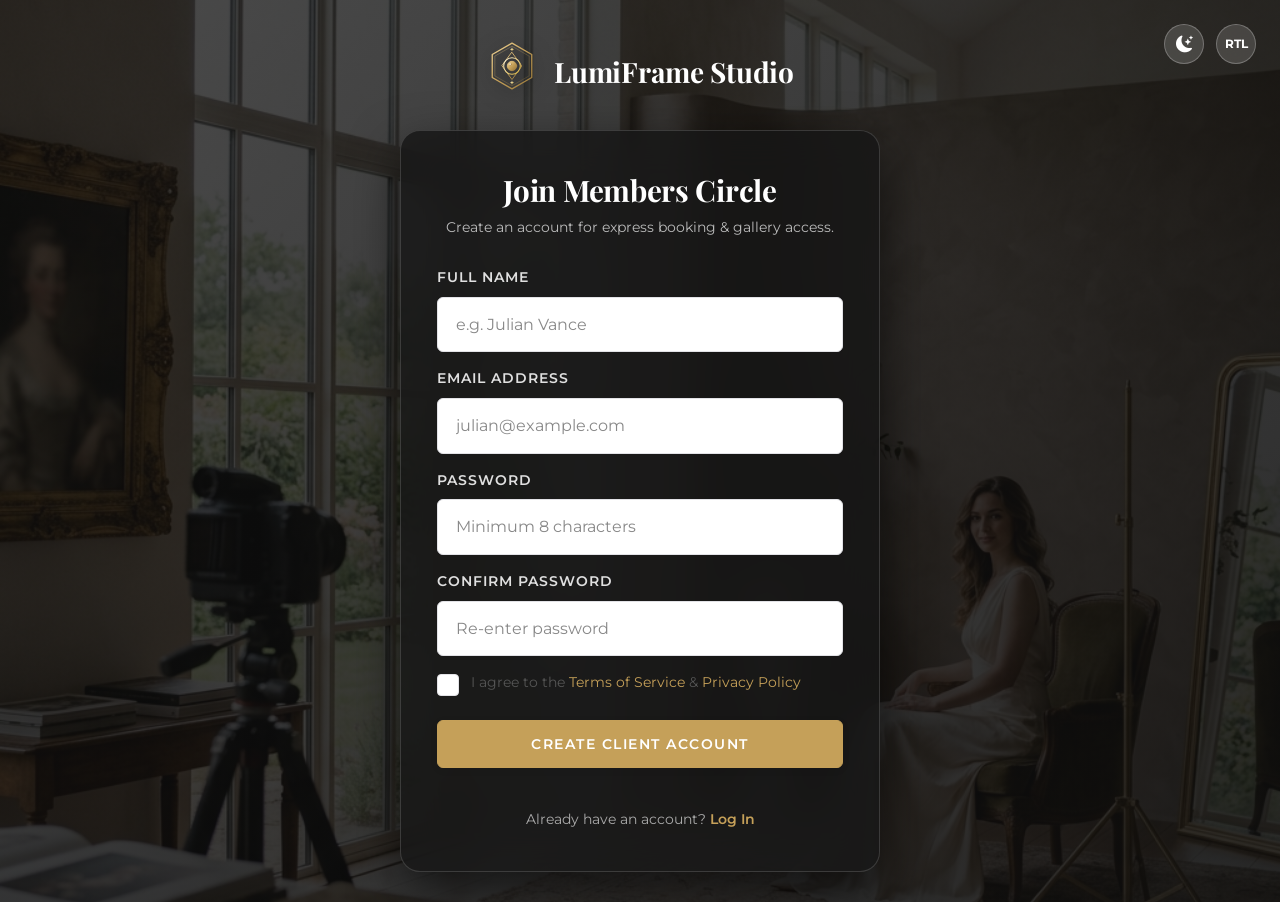
<file: signup.html>
<!DOCTYPE html>
<html lang="en" data-theme="dark" data-bs-theme="dark" dir="ltr">

<head>
  <meta charset="UTF-8">
  <meta name="viewport" content="width=device-width, initial-scale=1.0">
  <title>Create Account - LumiFrame Studio</title>
  <meta name="description"
    content="Register for LumiFrame Studio Members Circle to access express booking and private gallery downloads.">
  <link rel="icon" type="image/svg+xml" href="assets/images/common/lumi_logo.svg">
  <link rel="alternate icon" type="image/png" href="assets/images/common/lumi_icon.png">
  <link rel="apple-touch-icon" href="assets/images/common/lumi_logo.svg">

  <!-- Bootstrap 5 & Icons -->
  <link rel="stylesheet" href="https://cdn.jsdelivr.net/npm/bootstrap@5.3.2/dist/css/bootstrap.min.css">
  <link rel="stylesheet" href="https://cdn.jsdelivr.net/npm/bootstrap-icons@1.11.3/font/bootstrap-icons.min.css">
  <link rel="stylesheet" href="https://cdnjs.cloudflare.com/ajax/libs/font-awesome/6.5.1/css/all.min.css">

  <!-- Modular Custom Stylesheets -->
  <link rel="stylesheet" href="assets/css/variables.css">
  <link rel="stylesheet" href="assets/css/main.css">
  <link rel="stylesheet" href="assets/css/typography.css">
  <link rel="stylesheet" href="assets/css/header.css">
  <link rel="stylesheet" href="assets/css/cards.css">
  <link rel="stylesheet" href="assets/css/buttons.css">
  <link rel="stylesheet" href="assets/css/forms.css">
  <link rel="stylesheet" href="assets/css/auth.css">
  <link rel="stylesheet" href="assets/css/light-theme.css">
  <link rel="stylesheet" href="assets/css/dark-theme.css">
  <link rel="stylesheet" href="assets/css/rtl.css">
  <link rel="stylesheet" href="assets/css/desktop.css">
  <link rel="stylesheet" href="assets/css/laptop.css">
  <link rel="stylesheet" href="assets/css/tablet.css">
  <link rel="stylesheet" href="assets/css/mobile.css">
  <link rel="stylesheet" href="assets/css/responsive-patch.css">
</head>

<body>

  <!-- Full-Bleed Authentication Layout -->
  <div class="auth-wrapper" style="background-image: url('assets/images/auth/signup-bg.png');">
    <div class="auth-overlay"></div>

    <!-- Top-Right Controls -->
    <div class="auth-top-controls">
      <button type="button" class="icon-toggle-btn theme-toggle-btn" title="Toggle Theme"><i
          class="bi bi-moon-stars-fill"></i></button>
      <button type="button" class="icon-toggle-btn rtl-toggle-btn" title="Toggle RTL/LTR"><span class="rtl-label"
          style="font-size:0.75rem; font-weight:700;">RTL</span></button>
    </div>

    <!-- Main Auth Container -->
    <div class="auth-card-container">

      <!-- Centered Branding Above Form -->
      <div class="auth-branding">
        <a href="index.html" class="d-inline-flex align-items-center gap-3 text-decoration-none">
          <img src="assets/images/common/lumi_logo.svg" alt="LumiFrame Studio Logo">
          <span class="font-heading fw-bold text-white fs-3">LumiFrame Studio</span>
        </a>
      </div>

      <!-- Glassmorphism Card -->
      <div class="auth-card">
        <h1 class="auth-title">Join Members Circle</h1>
        <p class="auth-subtitle">Create an account for express booking &amp; gallery access.</p>

        <form id="signupForm" class="needs-validation" novalidate>
          <div class="form-group mb-3">
            <label for="signupName" class="form-label-custom">Full Name</label>
            <input type="text" class="form-control-custom" id="signupName" placeholder="e.g. Julian Vance" required>
            <div class="invalid-feedback-custom">Please enter your name.</div>
          </div>

          <div class="form-group mb-3">
            <label for="signupEmail" class="form-label-custom">Email Address</label>
            <input type="email" class="form-control-custom" id="signupEmail" placeholder="julian@example.com" required>
            <div class="invalid-feedback-custom">Please enter your email.</div>
          </div>

          <div class="form-group mb-3">
            <label for="signupPassword" class="form-label-custom">Password</label>
            <input type="password" class="form-control-custom" id="signupPassword" placeholder="Minimum 8 characters" required>
            <div class="invalid-feedback-custom">Please choose a password.</div>
          </div>

          <div class="form-group mb-3">
            <label for="confirmPassword" class="form-label-custom">Confirm Password</label>
            <input type="password" class="form-control-custom" id="confirmPassword" placeholder="Re-enter password" required>
            <div class="invalid-feedback-custom">Passwords do not match.</div>
          </div>

          <div class="form-check-custom mb-4">
            <input type="checkbox" class="form-check-input-custom" id="agreeTerms" required>
            <label for="agreeTerms" class="form-check-label-custom">I agree to the <a href="#" class="text-gold">Terms
                of Service</a> &amp; <a href="#" class="text-gold">Privacy Policy</a></label>
          </div>

          <button type="submit" class="btn btn-primary-gold w-100 py-3 mb-3">Create Client Account</button>
        </form>

        <div class="auth-footer-links">
          <span>Already have an account?</span> <a href="login.html">Log In</a>
        </div>
      </div>
    </div>
  </div>

  <!-- Scripts -->
  <script src="https://cdn.jsdelivr.net/npm/bootstrap@5.3.2/dist/js/bootstrap.bundle.min.js"></script>
  <script src="assets/js/theme.js"></script>
  <script src="assets/js/rtl.js"></script>
  <script src="assets/js/booking.js"></script>
</body>

</html>
</file>
<file: assets/css/variables.css>
/* ==========================================================================
   LumiFrame Studio - CSS Design Tokens & Variables
   Single Primary Color: Warm Fine-Art Gold (#C5A059)
   ========================================================================== */

:root {
  /* Brand Primary Color Palette */
  --primary-color: #C5A059;
  --primary-hover: #D4AF37;
  --primary-light: #DFBA6D;
  --primary-dark: #A47F39;
  --primary-rgb: 197, 160, 89;
  --primary-glow: rgba(197, 160, 89, 0.25);
  
  /* Neutral Color Palette - Light Theme Default */
  --bg-main: #FAFAFA;
  --bg-surface: #FFFFFF;
  --bg-surface-secondary: #F3F3F3;
  --bg-card: #FFFFFF;
  --bg-header: rgba(255, 255, 255, 0.95);
  --bg-footer: #121212;
  --bg-modal: rgba(18, 18, 18, 0.9);

  /* Typography Colors */
  --text-main: #1C1C1C;
  --text-muted: #666666;
  --text-light: #999999;
  --text-inverse: #FFFFFF;
  --heading-color: #121212;
  
  /* Borders & Shadows */
  --border-color: #E6E6E6;
  --border-light: #F0F0F0;
  --shadow-sm: 0 2px 8px rgba(0, 0, 0, 0.05);
  --shadow-md: 0 8px 24px rgba(0, 0, 0, 0.08);
  --shadow-lg: 0 16px 40px rgba(0, 0, 0, 0.12);
  --shadow-gold: 0 10px 30px rgba(197, 160, 89, 0.2);

  /* Typography Family & Hierarchy */
  --font-heading: 'Playfair Display', Georgia, serif;
  --font-body: 'Montserrat', -apple-system, BlinkMacSystemFont, 'Segoe UI', Roboto, sans-serif;
  
  /* Layout Dimensions */
  --header-height: 80px;
  --banner-hero-height: 580px;
  --banner-inner-height: 340px;
  --radius-sm: 6px;
  --radius-md: 12px;
  --radius-lg: 20px;
  --radius-pill: 50px;
  
  /* Transitions */
  --transition-fast: 0.2s cubic-bezier(0.25, 1, 0.5, 1);
  --transition-normal: 0.35s cubic-bezier(0.25, 1, 0.5, 1);
  --transition-slow: 0.6s cubic-bezier(0.25, 1, 0.5, 1);
}

/* Dark Theme Variables Override */
[data-theme="dark"], html[data-bs-theme="dark"] {
  --bg-main: #0E0E0E;
  --bg-surface: #161616;
  --bg-surface-secondary: #1E1E1E;
  --bg-card: #1A1A1A;
  --bg-header: rgba(14, 14, 14, 0.94);
  --bg-footer: #080808;
  --bg-modal: rgba(0, 0, 0, 0.95);

  --text-main: #E5E5E5;
  --text-muted: #AAAAAA;
  --text-light: #777777;
  --text-inverse: #121212;
  --heading-color: #FFFFFF;

  --border-color: #2A2A2A;
  --border-light: #222222;
  --shadow-sm: 0 2px 8px rgba(0, 0, 0, 0.4);
  --shadow-md: 0 8px 24px rgba(0, 0, 0, 0.5);
  --shadow-lg: 0 16px 40px rgba(0, 0, 0, 0.7);
}
</file>
<file: assets/css/main.css>
/* ==========================================================================
   LumiFrame Studio - Main Stylesheet
   Global Reset, Utilities, Layout Setup, Micro-animations
   ========================================================================== */

@import url('./variables.css');

*, *::before, *::after {
  box-sizing: border-box;
  margin: 0;
  padding: 0;
}

html {
  scroll-behavior: smooth;
  /* Fluid base font — scales from 14px at 360px to 16px at 1200px */
  font-size: clamp(14px, calc(14px + (2 * ((100vw - 360px) / 840))), 16px);
  overflow-x: clip;
  width: 100%;
}

body {
  font-family: var(--font-body);
  background-color: var(--bg-main);
  color: var(--text-main);
  line-height: 1.6;
  font-weight: 400;
  transition: background-color var(--transition-normal), color var(--transition-normal);
  overflow-x: clip;
  min-height: 100vh;
  display: flex;
  flex-direction: column;
  width: 100%;
  max-width: 100vw;
}

main {
  flex: 1 0 auto;
  overflow-x: hidden;
}

/* Responsive images by default */
img {
  max-width: 100%;
  height: auto;
  display: block;
}

/* Links */
a {
  color: var(--primary-color);
  text-decoration: none;
  transition: color var(--transition-fast);
}

a:hover {
  color: var(--primary-hover);
}

/* Container overflow guard */
.container,
.container-fluid {
  max-width: 100%;
}

/* Container Spacing & Padding Utilities */
.section-padding {
  padding: 90px 0;
}

.section-padding-sm {
  padding: 60px 0;
}

.bg-surface {
  background-color: var(--bg-surface);
}

.bg-surface-secondary {
  background-color: var(--bg-surface-secondary);
}

/* Section Header Styling */
.section-header {
  margin-bottom: 50px;
  position: relative;
}

.section-subtitle {
  font-family: var(--font-body);
  font-size: 0.85rem;
  font-weight: 600;
  text-transform: uppercase;
  letter-spacing: 3px;
  color: var(--primary-color);
  margin-bottom: 12px;
  display: block;
}

.section-title {
  font-family: var(--font-heading);
  font-size: clamp(1.75rem, 3.5vw, 2.5rem);
  font-weight: 700;
  color: var(--heading-color);
  line-height: 1.25;
  margin-bottom: 16px;
}

.section-description {
  font-size: 1.05rem;
  color: var(--text-muted);
  max-width: 680px;
  margin: 0 auto;
}

/* Divider Line */
.gold-divider {
  width: 60px;
  height: 3px;
  background-color: var(--primary-color);
  margin: 20px auto 0 auto;
  border-radius: 2px;
}

.section-header.text-start .gold-divider {
  margin-left: 0;
}

/* ==========================================================================
   Modern & Elegant Scroll Animation System (Luxury Studio Aesthetics)
   ========================================================================== */

/* Modern Easing Variables */
:root {
  --ease-silk: cubic-bezier(0.16, 1, 0.3, 1);
  --ease-smooth: cubic-bezier(0.25, 1, 0.5, 1);
  --anim-duration-slow: 1.3s;
}

/* Base Reveal Animation Classes */
.animate-fade-up {
  opacity: 0;
  transform: translateY(40px) scale(0.98);
  filter: blur(4px);
  will-change: opacity, transform, filter;
  transition: opacity var(--anim-duration-slow) var(--ease-silk),
              transform var(--anim-duration-slow) var(--ease-silk),
              filter var(--anim-duration-slow) var(--ease-silk);
}

.animate-fade-down {
  opacity: 0;
  transform: translateY(-30px);
  filter: blur(4px);
  will-change: opacity, transform, filter;
  transition: opacity var(--anim-duration-slow) var(--ease-silk),
              transform var(--anim-duration-slow) var(--ease-silk),
              filter var(--anim-duration-slow) var(--ease-silk);
}

.animate-zoom-in {
  opacity: 0;
  transform: scale(0.92);
  filter: blur(6px);
  will-change: opacity, transform, filter;
  transition: opacity var(--anim-duration-slow) var(--ease-silk),
              transform var(--anim-duration-slow) var(--ease-silk),
              filter var(--anim-duration-slow) var(--ease-silk);
}

.animate-blur-in {
  opacity: 0;
  filter: blur(12px);
  transform: translateY(20px);
  will-change: opacity, transform, filter;
  transition: opacity var(--anim-duration-slow) var(--ease-silk),
              transform var(--anim-duration-slow) var(--ease-silk),
              filter var(--anim-duration-slow) var(--ease-silk);
}

.animate-slide-left {
  opacity: 0;
  transform: translateX(-40px);
  filter: blur(4px);
  will-change: opacity, transform, filter;
  transition: opacity var(--anim-duration-slow) var(--ease-silk),
              transform var(--anim-duration-slow) var(--ease-silk),
              filter var(--anim-duration-slow) var(--ease-silk);
}

.animate-slide-right {
  opacity: 0;
  transform: translateX(40px);
  filter: blur(4px);
  will-change: opacity, transform, filter;
  transition: opacity var(--anim-duration-slow) var(--ease-silk),
              transform var(--anim-duration-slow) var(--ease-silk),
              filter var(--anim-duration-slow) var(--ease-silk);
}

/* Active Animation Trigger State */
.animate-visible {
  opacity: 1 !important;
  transform: translate(0, 0) scale(1) !important;
  filter: blur(0px) !important;
}

/* Stagger Delay Helpers */
.delay-1 { transition-delay: 0.12s !important; }
.delay-2 { transition-delay: 0.25s !important; }
.delay-3 { transition-delay: 0.38s !important; }
.delay-4 { transition-delay: 0.50s !important; }
.delay-5 { transition-delay: 0.62s !important; }
.delay-6 { transition-delay: 0.75s !important; }

/* Micro-animations for Cards & Images */
.card-custom,
.portfolio-card {
  transition: transform 0.6s var(--ease-silk),
              box-shadow 0.6s var(--ease-silk),
              border-color 0.4s ease;
}

.card-img-wrapper img,
.portfolio-card img {
  transition: transform 1.2s var(--ease-silk), filter 0.8s var(--ease-silk);
}

.card-custom:hover .card-img-wrapper img,
.portfolio-card:hover img {
  transform: scale(1.05);
}

/* Respect reduced motion preference */
@media (prefers-reduced-motion: reduce) {
  .animate-fade-up,
  .animate-fade-down,
  .animate-zoom-in,
  .animate-blur-in,
  .animate-slide-left,
  .animate-slide-right {
    opacity: 1 !important;
    transform: none !important;
    filter: none !important;
    transition: none !important;
  }
}

/* Utility Badge */
.badge-tag {
  display: inline-block;
  width: auto !important;
  padding: 6px 16px;
  font-size: 0.75rem;
  font-weight: 600;
  text-transform: uppercase;
  letter-spacing: 1.5px;
  border-radius: var(--radius-pill);
  background: rgba(var(--primary-rgb), 0.12);
  color: var(--primary-color);
  border: 1px solid rgba(var(--primary-rgb), 0.25);
}

/* Subtle Overlay Helper */
.overlay-dark {
  position: absolute;
  top: 0;
  left: 0;
  width: 100%;
  height: 100%;
  background: linear-gradient(180deg, rgba(14, 14, 14, 0.65) 0%, rgba(14, 14, 14, 0.82) 100%);
  z-index: 1;
}

/* Prevent horizontal overflow from Bootstrap rows with negative margins */
.row {
  overflow: hidden;
}

/* Override: rows inside overflow:hidden parent that clip children incorrectly */
.row.g-4,
.row.g-5 {
  overflow: visible;
}
</file>
<file: assets/css/typography.css>
/* ==========================================================================
   LumiFrame Studio - Typography Stylesheet
   Google Fonts: Playfair Display & Montserrat
   Fluid responsive type scale using clamp()
   ========================================================================== */

@import url('https://fonts.googleapis.com/css2?family=Montserrat:ital,wght@0,300;0,400;0,500;0,600;0,700;1,400&family=Playfair+Display:ital,wght@0,400;0,600;0,700;0,900;1,400&display=swap');

h1, h2, h3, h4, h5, h6,
.font-heading {
  font-family: var(--font-heading);
  color: var(--heading-color);
  font-weight: 700;
  line-height: 1.25;
  letter-spacing: -0.01em;
  /* Prevent overflow on all heading sizes */
  overflow-wrap: break-word;
  word-wrap: break-word;
  hyphens: auto;
}

/* Fluid heading scale: clamp(min, preferred, max) */
h1, .h1 {
  font-size: clamp(1.85rem, 5vw, 3.25rem);
}

h2, .h2 {
  font-size: clamp(1.5rem, 3.5vw, 2.5rem);
}

h3, .h3 {
  font-size: clamp(1.2rem, 2.5vw, 1.85rem);
}

h4, .h4 {
  font-size: clamp(1.05rem, 2vw, 1.35rem);
}

h5, .h5 {
  font-size: clamp(0.95rem, 1.8vw, 1.15rem);
}

h6, .h6 {
  font-size: clamp(0.82rem, 1.5vw, 0.95rem);
  text-transform: uppercase;
  letter-spacing: 1.5px;
}

p, .lead-text {
  color: var(--text-main);
  overflow-wrap: break-word;
  word-wrap: break-word;
}

.lead-text {
  font-size: clamp(1rem, 1.8vw, 1.15rem);
  line-height: 1.7;
  font-weight: 300;
}

.text-gold {
  color: var(--primary-color) !important;
}

.text-muted-custom {
  color: var(--text-muted) !important;
}

/* Quote styling */
blockquote.quote-artistic {
  position: relative;
  padding: 28px 36px;
  font-family: var(--font-heading);
  font-size: clamp(1.05rem, 2.5vw, 1.35rem);
  font-style: italic;
  color: var(--heading-color);
  border-left: 3px solid var(--primary-color);
  background: var(--bg-surface-secondary);
  border-radius: 0 var(--radius-md) var(--radius-md) 0;
  margin: 28px 0;
}

blockquote.quote-artistic footer {
  font-family: var(--font-body);
  font-style: normal;
  font-size: 0.9rem;
  font-weight: 600;
  color: var(--primary-color);
  margin-top: 12px;
  text-transform: uppercase;
  letter-spacing: 2px;
}
</file>
<file: assets/css/header.css>
/* ==========================================================================
   LumiFrame Studio - Header & Navigation Stylesheet
   Sticky Header, Glassmorphism, Hamburger Drawer Menu
   Touch-friendly, responsive across all breakpoints
   ========================================================================== */

.site-header {
  position: sticky;
  top: 0;
  left: 0;
  width: 100%;
  z-index: 1050;
  background-color: var(--bg-header);
  backdrop-filter: blur(12px);
  -webkit-backdrop-filter: blur(12px);
  border-bottom: 1px solid var(--border-color);
  transition: background-color var(--transition-normal), box-shadow var(--transition-normal);
  height: var(--header-height);
  display: flex;
  align-items: center;
  /* Prevent any child from creating horizontal overflow */
  overflow: hidden;
}

.site-header.scrolled {
  box-shadow: var(--shadow-md);
  border-bottom-color: rgba(var(--primary-rgb), 0.2);
}

.header-container {
  display: flex;
  align-items: center;
  justify-content: space-between;
  width: 100%;
  /* Prevent content from overflowing container */
  overflow: hidden;
  gap: 12px;
}

/* Brand Logo Styling */
.header-brand {
  display: flex;
  align-items: center;
  gap: 12px;
  text-decoration: none;
  flex-shrink: 0;   /* prevent brand from shrinking */
}

.header-brand img.brand-logo {
  height: 48px;
  width: auto;
  max-width: 180px;
  object-fit: contain;
  transition: transform var(--transition-fast);
}

.brand-name {
  font-family: var(--font-heading);
  font-size: 1.35rem;
  font-weight: 700;
  color: var(--heading-color);
  letter-spacing: 0.5px;
  white-space: nowrap;
  transition: color var(--transition-fast);
}

.header-brand:hover .brand-name {
  color: var(--primary-color);
}

.header-brand:hover img.brand-logo {
  transform: scale(1.03);
}

/* Navigation Links (Center Alignment) */
.main-nav {
  display: flex;
  align-items: center;
  gap: 28px;
  margin: 0 auto;
  padding: 0;
  list-style: none;
  flex-wrap: nowrap;   /* prevent nav items from wrapping */
  overflow: hidden;
}

.nav-link {
  font-family: var(--font-body);
  font-size: 0.9rem;
  font-weight: 500;
  color: var(--text-main);
  text-transform: uppercase;
  letter-spacing: 1px;
  padding: 8px 0;
  position: relative;
  transition: color var(--transition-fast);
  white-space: nowrap;  /* prevent nav text from wrapping */
}

.nav-link::after {
  content: '';
  position: absolute;
  bottom: 0;
  left: 0;
  width: 0%;
  height: 2px;
  background-color: var(--primary-color);
  transition: width var(--transition-fast);
}

.nav-link:hover,
.nav-link.active {
  color: var(--primary-color);
}

.nav-link:hover::after,
.nav-link.active::after {
  width: 100%;
}

/* Controls & Login CTA (Right Alignment) */
.header-controls {
  display: flex;
  align-items: center;
  gap: 10px;
  flex-shrink: 0;   /* prevent controls from shrinking */
}

/* Toggle Buttons */
.icon-toggle-btn {
  background: var(--bg-surface-secondary);
  border: 1px solid var(--border-color);
  color: var(--heading-color);
  width: 40px;
  height: 40px;
  border-radius: 50%;
  display: inline-flex;
  align-items: center;
  justify-content: center;
  cursor: pointer;
  font-size: 1.05rem;
  transition: all var(--transition-fast);
  /* Touch-friendly */
  min-width: 40px;
  min-height: 40px;
  flex-shrink: 0;
}

.icon-toggle-btn:hover {
  background: var(--primary-color);
  color: #FFFFFF;
  border-color: var(--primary-color);
  transform: translateY(-2px);
  box-shadow: var(--shadow-gold);
}

/* Mobile Hamburger Toggle Button */
.hamburger-btn {
  display: none;
  background: none;
  border: none;
  color: var(--heading-color);
  font-size: 1.6rem;
  cursor: pointer;
  padding: 0;
  transition: color var(--transition-fast);
  /* Touch-friendly hit area */
  width: 44px;
  height: 44px;
  align-items: center;
  justify-content: center;
  flex-shrink: 0;
}

.hamburger-btn:hover {
  color: var(--primary-color);
}

/* Mobile Offcanvas / Drawer Navigation */
.mobile-nav-drawer {
  position: fixed;
  top: 0;
  right: -100%;
  width: 300px;
  max-width: 85vw;   /* never exceed 85% of viewport width */
  height: 100vh;
  height: 100dvh;    /* dynamic viewport height for mobile browsers */
  background-color: var(--bg-surface);
  box-shadow: var(--shadow-lg);
  z-index: 1090;
  padding: 24px 20px;
  display: flex;
  flex-direction: column;
  justify-content: space-between;
  transition: right var(--transition-normal);
  overflow-y: auto;
  overflow-x: hidden;
  -webkit-overflow-scrolling: touch;
}

.mobile-nav-drawer.open {
  right: 0;
}

.mobile-drawer-header {
  display: flex;
  align-items: center;
  justify-content: space-between;
  margin-bottom: 28px;
  padding-bottom: 16px;
  border-bottom: 1px solid var(--border-color);
}

.close-drawer-btn {
  background: none;
  border: none;
  font-size: 1.5rem;
  color: var(--heading-color);
  cursor: pointer;
  /* Touch-friendly */
  width: 44px;
  height: 44px;
  display: flex;
  align-items: center;
  justify-content: center;
  border-radius: 50%;
  transition: background var(--transition-fast), color var(--transition-fast);
}

.close-drawer-btn:hover {
  background: var(--bg-surface-secondary);
  color: var(--primary-color);
}

.mobile-nav-links {
  list-style: none;
  display: flex;
  flex-direction: column;
  gap: 4px;
  margin-bottom: 28px;
  flex: 1;
}

.mobile-nav-links .nav-link {
  font-size: 1rem;
  display: flex;
  align-items: center;
  /* Touch-friendly link height */
  min-height: 48px;
  padding: 10px 4px;
}

.mobile-drawer-footer {
  display: flex;
  flex-direction: column;
  gap: 14px;
  padding-top: 20px;
  border-top: 1px solid var(--border-color);
}

.mobile-drawer-toggles {
  display: flex;
  align-items: center;
  justify-content: space-around;
  gap: 12px;
}

/* Backdrop Overlay */
.nav-backdrop {
  position: fixed;
  top: 0;
  left: 0;
  width: 100vw;
  height: 100vh;
  height: 100dvh;
  background: rgba(0, 0, 0, 0.5);
  backdrop-filter: blur(4px);
  -webkit-backdrop-filter: blur(4px);
  z-index: 1080;
  opacity: 0;
  visibility: hidden;
  transition: all var(--transition-fast);
}

.nav-backdrop.show {
  opacity: 1;
  visibility: visible;
}

/* ─── Responsive Header Breakpoints ─── */

/* Responsive (up to 1199.98px: iPad Pro, iPad Mini, Mobile):
   Hide main desktop nav, show hamburger button, and keep Theme & RTL toggles INSIDE drawer menu */
@media (max-width: 1199.98px) {
  .main-nav {
    display: none !important;
  }

  .hamburger-btn {
    display: flex !important;
  }

  /* Keep Theme toggles, RTL toggles, and Login button INSIDE menu drawer on responsive viewports (<1200px) */
  .header-controls .theme-toggle-btn,
  .header-controls .rtl-toggle-btn,
  .btn-header-login {
    display: none !important;
  }

  .site-header {
    height: 72px;
  }

  .header-brand img.brand-logo {
    height: 42px;
  }
}

/* Mobile: compact header */
@media (max-width: 767.98px) {
  .site-header {
    height: 64px;
  }

  .header-brand img.brand-logo {
    height: 34px;
  }

  /* Hide login btn on very small screens */
  .btn-header-login {
    display: none !important;
  }

  .header-controls {
    gap: 8px;
  }
}
</file>
<file: assets/css/footer.css>
/* ==========================================================================
   LumiFrame Studio - Footer Stylesheet
   Luxury Footer Layout, Social Links, Newsletter Form
   Responsive for mobile, tablet, desktop
   ========================================================================== */

.site-footer {
  background-color: var(--bg-footer);
  color: #D5D5D5;
  padding-top: 80px;
  padding-bottom: 30px;
  border-top: 1px solid var(--border-color);
  margin-top: auto;
  position: relative;
  /* Prevent horizontal overflow */
  overflow-x: hidden;
}

.footer-brand-img {
  height: 50px;
  width: auto;
  max-width: 100%;
  margin-bottom: 16px;
  transition: transform 0.3s ease, opacity 0.3s ease;
}

.site-footer a:hover .footer-brand-img {
  opacity: 0.9;
  transform: scale(1.02);
}

.footer-desc {
  font-size: 0.95rem;
  color: #999999;
  line-height: 1.7;
  margin-bottom: 24px;
  overflow-wrap: break-word;
}

.footer-heading {
  font-family: var(--font-heading);
  font-size: 1.25rem;
  color: #FFFFFF;
  margin-bottom: 24px;
  position: relative;
  padding-bottom: 10px;
}

.footer-heading::after {
  content: '';
  position: absolute;
  bottom: 0;
  left: 0;
  width: 35px;
  height: 2px;
  background-color: var(--primary-color);
}

.footer-links {
  list-style: none;
  padding: 0;
  margin: 0;
  display: flex;
  flex-direction: column;
  gap: 12px;
}

.footer-links a {
  color: #AAAAAA;
  font-size: 0.9rem;
  transition: color var(--transition-fast), padding-left var(--transition-fast);
  display: inline-block;
  /* Touch-friendly link area */
  min-height: 28px;
  display: flex;
  align-items: center;
}

.footer-links a:hover {
  color: var(--primary-color);
  padding-left: 6px;
}

.footer-contact-info {
  list-style: none;
  padding: 0;
  margin: 0;
  display: flex;
  flex-direction: column;
  gap: 14px;
  font-size: 0.9rem;
  color: #AAAAAA;
}

.footer-contact-info li {
  display: flex;
  align-items: flex-start;
  gap: 12px;
  overflow-wrap: break-word;
  word-wrap: break-word;
}

.footer-contact-info i {
  color: var(--primary-color);
  font-size: 1.1rem;
  margin-top: 2px;
  flex-shrink: 0;
}

/* Newsletter Subscription Form */
.footer-newsletter-form {
  display: flex;
  gap: 8px;
  margin-top: 16px;
  flex-wrap: wrap;     /* allow wrapping if viewport is very narrow */
}

.footer-newsletter-form input {
  background: rgba(255, 255, 255, 0.08);
  border: 1px solid rgba(255, 255, 255, 0.15);
  color: #FFFFFF;
  padding: 10px 16px;
  border-radius: var(--radius-sm);
  font-size: 0.88rem;
  flex: 1;
  min-width: 0;       /* allow flex shrinking */
  outline: none;
  transition: border-color var(--transition-fast);
  min-height: 44px;
}

.footer-newsletter-form input::placeholder {
  color: #888888;
}

.footer-newsletter-form input:focus {
  border-color: var(--primary-color);
  background: rgba(255, 255, 255, 0.12);
}

.footer-newsletter-form button {
  background: var(--primary-color);
  color: #FFFFFF;
  border: none;
  padding: 10px 20px;
  border-radius: var(--radius-sm);
  cursor: pointer;
  font-size: 0.9rem;
  font-weight: 600;
  transition: background var(--transition-fast), transform var(--transition-fast);
  min-height: 44px;
  white-space: nowrap;
}

.footer-newsletter-form button:hover {
  background: var(--primary-hover);
  transform: translateY(-2px);
}

/* Social Media Icons */
.footer-social-links {
  display: flex;
  align-items: center;
  gap: 12px;
  margin-top: 20px;
  flex-wrap: wrap;
}

.social-icon-link {
  width: 40px;
  height: 40px;
  border-radius: 50%;
  background: rgba(255, 255, 255, 0.08);
  border: 1px solid rgba(255, 255, 255, 0.12);
  color: #FFFFFF;
  display: flex;
  align-items: center;
  justify-content: center;
  font-size: 1rem;
  transition: all var(--transition-fast);
  /* Touch target compliance */
  min-width: 40px;
  min-height: 40px;
}

.social-icon-link:hover {
  background: var(--primary-color);
  color: #FFFFFF;
  border-color: var(--primary-color);
  transform: translateY(-3px);
  box-shadow: var(--shadow-gold);
}

/* Copyright Bottom Bar */
.footer-bottom {
  margin-top: 60px;
  padding-top: 24px;
  border-top: 1px solid rgba(255, 255, 255, 0.12);
  font-size: 0.85rem;
  color: #CCCCCC;
  display: flex;
  justify-content: space-between;
  align-items: center;
  flex-wrap: wrap;
  gap: 12px;
  overflow-wrap: break-word;
}

.footer-bottom p {
  color: #CCCCCC;
  margin-bottom: 0;
}

.footer-bottom a {
  color: #B5B5C0;
}

.footer-bottom a:hover {
  color: var(--primary-color);
}


/* ─── Responsive Footer ─── */

/* Tablet: stack footer columns 2×2 */
@media (max-width: 991.98px) {
  .site-footer {
    padding-top: 60px;
  }

  .footer-bottom {
    flex-direction: column;
    text-align: center;
    gap: 8px;
    margin-top: 40px;
  }
}

/* Mobile: single column footer */
@media (max-width: 767.98px) {
  .site-footer {
    padding-top: 48px;
    padding-bottom: 24px;
  }

  .footer-heading {
    font-size: 1.1rem;
  }

  .footer-newsletter-form {
    flex-direction: column;
  }

  .footer-newsletter-form input,
  .footer-newsletter-form button {
    width: 100%;
    min-height: 44px;
  }

  .footer-social-links {
    gap: 10px;
  }

  .footer-bottom {
    flex-direction: column;
    text-align: center;
    gap: 10px;
    margin-top: 30px;
    padding-top: 20px;
  }

  .footer-bottom .d-flex.gap-3 {
    flex-wrap: wrap;
    justify-content: center;
    gap: 12px !important;
  }
}
</file>
<file: assets/css/banner.css>
/* ==========================================================================
   LumiFrame Studio - Hero & Inner Banner Stylesheet
   Universal Hero Banner vs Inner Compact Banner
   Fully responsive with fluid typography
   ========================================================================== */

.site-banner {
  position: relative;
  width: 100%;
  background-size: cover;
  background-position: center center;
  background-repeat: no-repeat;
  display: flex;
  align-items: center;
  overflow: hidden;
}

/* Home 1 & Home 2 Hero Banner Height */
.hero-banner {
  height: var(--banner-hero-height);
  min-height: 520px;
}

/* Internal Pages Compact Banner Height */
.inner-banner {
  height: var(--banner-inner-height);
  min-height: 280px;
}

/* Overlay & Content Container */
.banner-overlay {
  position: absolute;
  top: 0;
  left: 0;
  width: 100%;
  height: 100%;
  background: linear-gradient(180deg, rgba(10, 10, 10, 0.55) 0%, rgba(10, 10, 10, 0.85) 100%);
  z-index: 1;
}

.banner-content {
  position: relative;
  z-index: 2;
  color: #FFFFFF !important;
  width: 100%;   /* Ensure content fills container width */
}

/* Guarantee Hero Banner High-Contrast Visibility */
.site-banner .banner-title {
  color: #FFFFFF !important;
  text-shadow: 0 2px 10px rgba(0, 0, 0, 0.7);
}

.site-banner .banner-lead {
  color: #F0F0F0 !important;
  text-shadow: 0 1px 6px rgba(0, 0, 0, 0.6);
}

.site-banner .banner-subtitle {
  color: var(--primary-color) !important;
  text-shadow: 0 1px 4px rgba(0, 0, 0, 0.6);
}

.site-banner .badge-tag {
  background: rgba(14, 14, 14, 0.8) !important;
  color: var(--primary-color) !important;
  border: 1px solid var(--primary-color) !important;
  backdrop-filter: blur(8px);
}

.site-banner .home2-stat-item {
  color: #FFFFFF !important;
  font-weight: 500;
  text-shadow: 0 1px 4px rgba(0, 0, 0, 0.6);
}

.site-banner .btn-outline-gold {
  background-color: rgba(14, 14, 14, 0.45);
  color: #FFFFFF !important;
  border-color: var(--primary-color);
  backdrop-filter: blur(4px);
}

.site-banner .btn-outline-gold:hover {
  background-color: var(--primary-color);
  color: #FFFFFF !important;
  border-color: var(--primary-color);
}

.inner-banner .banner-content {
  text-align: center;
}

.banner-subtitle {
  font-family: var(--font-body);
  font-size: 0.85rem;
  font-weight: 600;
  text-transform: uppercase;
  letter-spacing: 4px;
  color: var(--primary-color);
  margin-bottom: 14px;
  display: block;
}

.banner-title {
  font-family: var(--font-heading);
  font-size: clamp(1.8rem, 5vw, 3.5rem);
  font-weight: 700;
  color: #FFFFFF;
  line-height: 1.15;
  margin-bottom: 20px;
  overflow-wrap: break-word;
  word-wrap: break-word;
  hyphens: auto;
}

.banner-lead {
  font-size: clamp(0.92rem, 2vw, 1.15rem);
  font-weight: 300;
  color: #E0E0E0;
  max-width: 650px;
  margin-bottom: 30px;
}

.inner-banner .banner-lead {
  margin-left: auto;
  margin-right: auto;
}

.banner-cta-group {
  display: flex;
  align-items: center;
  gap: 16px;
  flex-wrap: wrap;
}

/* Breadcrumb Styling for Inner Pages */
.banner-breadcrumb {
  display: inline-flex;
  align-items: center;
  gap: 8px;
  list-style: none;
  padding: 6px 18px;
  background: rgba(255, 255, 255, 0.1);
  backdrop-filter: blur(8px);
  -webkit-backdrop-filter: blur(8px);
  border-radius: var(--radius-pill);
  margin-top: 16px;
  font-size: 0.82rem;
  text-transform: uppercase;
  letter-spacing: 1px;
  flex-wrap: wrap;       /* allow wrapping on narrow screens */
}

.banner-breadcrumb a {
  color: #DDDDDD;
}

.banner-breadcrumb a:hover {
  color: var(--primary-color);
}

.banner-breadcrumb .active {
  color: var(--primary-color);
  font-weight: 600;
}

.banner-breadcrumb .separator {
  color: rgba(255, 255, 255, 0.4);
}

/* ==========================================================================
   Home 2 Editorial Showcase Banner Layout
   ========================================================================== */

.home2-editorial-banner {
  min-height: 640px;
  height: auto;
  padding: 100px 0 80px 0;
}

.home2-hero-preview-card {
  position: relative;
  border-radius: var(--radius-lg);
  overflow: hidden;
  border: 1px solid rgba(197, 160, 89, 0.35);
  box-shadow: 0 20px 50px rgba(0, 0, 0, 0.5), var(--shadow-gold);
  background: rgba(22, 22, 22, 0.65);
  backdrop-filter: blur(16px);
  -webkit-backdrop-filter: blur(16px);
  padding: 12px;
  transform: rotate(1.5deg);
  transition: transform 0.6s var(--ease-silk), box-shadow 0.6s var(--ease-silk);
}

.home2-hero-preview-card:hover {
  transform: rotate(0deg) scale(1.02);
  box-shadow: 0 24px 60px rgba(0, 0, 0, 0.7), var(--shadow-gold);
}

.home2-hero-preview-card img {
  width: 100%;
  height: auto;
  max-height: 520px;
  object-fit: contain;
  object-position: center;
  border-radius: var(--radius-md);
  display: block;
}

.home2-hero-badge {
  position: absolute;
  top: 24px;
  right: 24px;
  background: rgba(14, 14, 14, 0.85);
  border: 1px solid var(--primary-color);
  color: var(--primary-color);
  padding: 6px 14px;
  font-size: 0.75rem;
  font-weight: 600;
  text-transform: uppercase;
  letter-spacing: 1.5px;
  border-radius: var(--radius-pill);
  backdrop-filter: blur(8px);
  z-index: 2;
}

.home2-hero-stats {
  display: flex;
  align-items: center;
  gap: 24px;
  margin-top: 32px;
  padding-top: 24px;
  border-top: 1px solid rgba(255, 255, 255, 0.15);
  flex-wrap: wrap;
}

.home2-stat-item {
  display: flex;
  align-items: center;
  gap: 10px;
  color: #DDDDDD;
  font-size: 0.85rem;
  font-weight: 500;
  letter-spacing: 0.5px;
}

.home2-stat-item i {
  color: var(--primary-color);
  font-size: 1.1rem;
}
</file>
<file: assets/css/cards.css>
/* ==========================================================================
   LumiFrame Studio - Cards & Grid Alignment Stylesheet
   Equal Card Heights, Image Ratios, Flex Column Layout, Push-Bottom CTAs
   Responsive improvements: aspect-ratio fallback, overflow guards
   ========================================================================== */

/* Generic Card Container */
.card-custom {
  background-color: var(--bg-card);
  border: 1px solid var(--border-color);
  border-radius: var(--radius-md);
  overflow: hidden;
  display: flex;
  flex-direction: column;
  height: 100%;
  box-shadow: var(--shadow-sm);
  transition: transform var(--transition-normal), box-shadow var(--transition-normal), border-color var(--transition-normal);
  /* Prevent card content from overflowing */
  min-width: 0;
  word-break: break-word;
}

.card-custom:hover {
  transform: translateY(-6px);
  box-shadow: var(--shadow-lg);
  border-color: rgba(var(--primary-rgb), 0.4);
}

/* Disable hover lift on touch-only devices */
@media (hover: none) and (pointer: coarse) {
  .card-custom:hover {
    transform: none;
    box-shadow: var(--shadow-sm);
  }
}

/* Image Aspect Ratio Wrapper */
.card-img-wrapper {
  position: relative;
  width: 100%;
  aspect-ratio: 4 / 3;
  overflow: hidden;
  background-color: var(--bg-surface-secondary);
  /* Fallback for browsers without aspect-ratio */
  min-height: 180px;
}

.card-img-wrapper.portrait-ratio {
  aspect-ratio: 3 / 4;
  min-height: 220px;
}

.card-img-wrapper.square-ratio {
  aspect-ratio: 1 / 1;
  min-height: 180px;
}

.card-img-wrapper img {
  width: 100%;
  height: 100%;
  object-fit: cover;
  transition: transform var(--transition-slow);
  display: block;
}

.card-custom:hover .card-img-wrapper img {
  transform: scale(1.06);
}

/* Card Body Layout */
.card-body-custom {
  padding: 28px 24px;
  display: flex;
  flex-direction: column;
  flex-grow: 1;
  /* Prevent text overflow */
  overflow-wrap: break-word;
  word-wrap: break-word;
}

.card-tag {
  margin-bottom: 12px;
  /* Prevent badge from stretching card */
  align-self: flex-start;
}

.card-title-custom {
  font-family: var(--font-heading);
  font-size: clamp(1.05rem, 2.5vw, 1.35rem);
  font-weight: 700;
  color: var(--heading-color);
  margin-bottom: 12px;
  line-height: 1.3;
  overflow-wrap: break-word;
}

.card-text-custom {
  font-size: 0.95rem;
  color: var(--text-muted);
  line-height: 1.6;
  margin-bottom: 20px;
  overflow-wrap: break-word;
}

/* Card Metadata / Pricing */
.card-meta-list {
  list-style: none;
  padding: 0;
  margin: 0 0 24px 0;
  display: flex;
  flex-direction: column;
  gap: 8px;
  font-size: 0.88rem;
  color: var(--text-main);
}

.card-meta-list li {
  display: flex;
  align-items: flex-start;
  gap: 10px;
  overflow-wrap: break-word;
}

.card-meta-list i {
  color: var(--primary-color);
  font-size: 1rem;
  flex-shrink: 0;  /* prevent icon from shrinking */
  margin-top: 2px;
}

.card-price-tag {
  margin-bottom: 20px;
}

.card-price-amount {
  font-family: var(--font-heading);
  font-size: clamp(1.6rem, 3vw, 2rem);
  font-weight: 700;
  color: var(--primary-color);
}

.card-price-unit {
  font-size: 0.85rem;
  color: var(--text-muted);
  text-transform: uppercase;
}

/* Push Action CTA to Bottom */
.card-footer-custom {
  margin-top: auto;
  padding-top: 16px;
}

.card-footer-custom .btn {
  width: 100%;
}

.featured-category-grid .card-tag {
  min-height: 26px;
  display: inline-flex;
  align-items: center;
}

.featured-category-grid .card-title-custom {
  min-height: calc(1.3em * 2);
  display: flex;
  align-items: flex-start;
}

.featured-category-grid .card-text-custom {
  display: -webkit-box;
  min-height: calc(1.6em * 4);
  max-height: calc(1.6em * 4);
  overflow: hidden;
  -webkit-box-orient: vertical;
  -webkit-line-clamp: 4;
  line-clamp: 4;
}

@media (max-width: 767.98px) {
  .featured-category-grid .card-tag,
  .featured-category-grid .card-title-custom,
  .featured-category-grid .card-text-custom {
    min-height: 0;
  }
}

@media (min-width: 768px) {
  .process-grid .card-tag {
    min-height: 26px;
    display: inline-flex;
    align-items: center;
  }

  .process-grid .card-title-custom {
    min-height: calc(1.3em * 2);
  }

  .process-grid .card-text-custom {
    min-height: calc(1.6em * 3);
  }
}

.process-grid .process-copy-wide {
  display: none;
}

@media (min-width: 1200px) {
  .process-grid .process-copy-default {
    display: none;
  }

  .process-grid .process-copy-wide {
    display: inline;
  }
}
@media (min-width: 768px) {
  .signature-showcase-grid .card-tag {
    min-height: 26px;
    display: inline-flex;
    align-items: center;
  }

  .signature-showcase-grid .card-title-custom {
    min-height: calc(1.3em * 2);
  }

  .signature-showcase-grid .card-text-custom {
    min-height: calc(1.6em * 4);
  }
}
@media (min-width: 768px) {
  .services-grid .card-tag {
    min-height: 26px;
    display: inline-flex;
    align-items: center;
  }

  .services-grid .card-title-custom {
    min-height: calc(1.3em * 1);
  }

  .services-grid .card-text-custom {
    min-height: calc(1.6em * 2);
  }

  .services-grid .card-meta-list {
    min-height: calc((1.6em * 3) + 16px);
  }
}

@media (min-width: 992px) {
  .services-grid.row-cols-lg-2 > .col:last-child:nth-child(odd) {
    max-width: 50%;
    margin-left: auto;
    margin-right: auto;
  }
}

.testimonial-grid .card-custom {
  justify-content: flex-start;
}

.testimonial-grid .testimonial-avatar {
  width: 50px;
  height: 50px;
  flex: 0 0 50px;
  border-radius: 50%;
  display: inline-flex;
  align-items: center;
  justify-content: center;
  background: rgba(var(--primary-rgb), 0.14);
  color: var(--primary-color);
  border: 1px solid rgba(var(--primary-rgb), 0.28);
  font-family: var(--font-heading);
  font-size: 0.9rem;
  font-weight: 700;
  object-fit: cover;
}
.testimonial-grid .testimonial-quote {
  font-size: 0.95rem;
  min-height: calc(1.6em * 4);
}

@media (min-width: 992px) and (max-width: 1199.98px) {
  .testimonial-grid .testimonial-quote {
    max-width: 94%;
  }
}
@media (max-width: 767.98px) {
  .testimonial-grid .testimonial-quote {
    min-height: 0;
  }
}
/* Service Card Feature Icon */
.card-icon-box {
  width: 60px;
  height: 60px;
  flex-shrink: 0;
  border-radius: var(--radius-sm);
  background: rgba(var(--primary-rgb), 0.1);
  color: var(--primary-color);
  display: flex;
  align-items: center;
  justify-content: center;
  font-size: 1.75rem;
  margin-bottom: 20px;
}

/* ==========================================================================
   Awards & Accreditations Card Alignment (Desktop, Laptop, Tablet, Mobile)
   ========================================================================== */
.awards-card {
  height: 100% !important;
  display: flex !important;
  flex-direction: column !important;
  align-items: center !important;
  justify-content: center !important;
  text-align: center !important;
  padding: 2.25rem 1.5rem !important;
  border-radius: var(--radius-md) !important;
  transition: transform 0.35s ease, box-shadow 0.35s ease !important;
}

.awards-card:hover {
  transform: translateY(-6px) !important;
  box-shadow: 0 12px 30px rgba(0, 0, 0, 0.25) !important;
}

.awards-seal-img {
  width: 160px !important;
  height: 160px !important;
  max-width: 160px !important;
  max-height: 160px !important;
  object-fit: contain !important;
  margin-left: auto !important;
  margin-right: auto !important;
  margin-bottom: 1.25rem !important;
  filter: drop-shadow(0 4px 10px rgba(0, 0, 0, 0.3));
  transition: transform 0.35s ease !important;
}

.awards-card:hover .awards-seal-img {
  transform: scale(1.05) !important;
}

@media (max-width: 991.98px) {
  .awards-seal-img {
    width: 140px !important;
    height: 140px !important;
    max-width: 140px !important;
    max-height: 140px !important;
  }
  .awards-card {
    padding: 1.75rem 1.25rem !important;
  }
}

/* ==========================================================================
   Team Artist Grid - Desktop & Responsive Text Alignment
   ========================================================================== */
.team-artist-card {
  height: 100% !important;
  display: flex !important;
  flex-direction: column !important;
}

.team-artist-card .card-body-custom {
  display: flex !important;
  flex-direction: column !important;
  flex-grow: 1 !important;
  justify-content: flex-start !important;
  padding: 24px 20px !important;
}

.team-artist-card .card-tag {
  min-height: 30px;
  display: inline-flex !important;
  align-items: center;
  justify-content: center;
  line-height: 1.2;
}

.team-artist-card .card-title-custom {
  margin-bottom: 10px !important;
}

.team-artist-card .card-text-custom {
  margin-bottom: 0 !important;
  line-height: 1.6 !important;
  flex-grow: 1;
}

@media (min-width: 1200px) {
  .team-artist-card .card-text-custom {
    font-size: 0.82rem;
    line-height: 1.55 !important;
  }
}

/* Feature Split Section Bullet Point Alignment */
.feature-bullet-list {
  display: flex !important;
  flex-direction: column !important;
  gap: 14px !important;
  margin-top: 16px !important;
  margin-bottom: 0 !important;
}

.feature-bullet-list li {
  display: flex !important;
  align-items: flex-start !important;
  gap: 12px !important;
  font-size: 0.94rem !important;
  line-height: 1.55 !important;
  color: var(--text-main) !important;
}

.feature-bullet-list i {
  color: var(--primary-color) !important;
  font-size: 1.15rem !important;
  flex-shrink: 0 !important;
  margin-top: 3px !important;
}

/* Blog Editorial Insight Box Styling & iPad Pro (1024x1366) Alignment */
.blog-insight-box {
  background: var(--bg-card) !important;
  border: 1px solid rgba(197, 160, 89, 0.35) !important;
  border-radius: var(--radius-md) !important;
  box-shadow: var(--shadow-sm);
  padding: 1.25rem !important;
  margin-top: 1.5rem !important;
  width: 100% !important;
  box-sizing: border-box !important;
  transition: all var(--transition-normal);
}

.blog-insight-box:hover {
  border-color: var(--primary-color) !important;
  box-shadow: var(--shadow-gold-sm);
}

.blog-insight-header {
  padding-bottom: 0.75rem !important;
  margin-bottom: 1.25rem !important;
  border-bottom: 1px solid rgba(197, 160, 89, 0.25) !important;
  font-size: 1.05rem !important;
  letter-spacing: 0.5px !important;
}

.blog-insight-box ul li {
  display: flex !important;
  align-items: flex-start !important;
  gap: 8px !important;
  color: var(--text-main) !important;
  font-size: 0.85rem !important;
  line-height: 1.45 !important;
}

.blog-insight-box ul li i {
  color: var(--primary-color) !important;
  font-size: 1rem !important;
  flex-shrink: 0 !important;
  margin-top: 2px !important;
}

@media (min-width: 768px) and (max-width: 1199.98px) {
  .blog-insight-box {
    padding: 1.15rem 1.25rem !important;
  }
  
  .blog-insight-box ul {
    --bs-gutter-x: 1rem !important;
    --bs-gutter-y: 0.75rem !important;
  }

  .blog-insight-box ul li {
    font-size: 0.82rem !important;
  }
}
</file>
<file: assets/css/buttons.css>
/* ==========================================================================
   LumiFrame Studio - Buttons & Badges Stylesheet
   Luxury Gold Buttons, Touch-Friendly Targets, Focus Rings, Badge Styling
   ========================================================================== */

.btn {
  display: inline-flex;
  align-items: center;
  justify-content: center;
  gap: 10px;
  font-family: var(--font-body);
  font-size: 0.88rem;
  font-weight: 600;
  text-transform: uppercase;
  letter-spacing: 1.5px;
  padding: 14px 28px;
  border-radius: var(--radius-sm);
  transition: all var(--transition-fast);
  cursor: pointer;
  border: 1px solid transparent;
  outline: none;
  text-decoration: none;
  line-height: 1;
  /* Touch-friendly minimum hit target */
  min-height: 44px;
  /* Prevent text overflow in buttons */
  white-space: nowrap;
  overflow: hidden;
  text-overflow: ellipsis;
}

/* Keyboard Focus State */
.btn:focus-visible,
a:focus-visible,
button:focus-visible,
input:focus-visible,
select:focus-visible,
textarea:focus-visible {
  outline: 2px solid var(--primary-color) !important;
  outline-offset: 3px !important;
  box-shadow: 0 0 0 4px rgba(var(--primary-rgb), 0.3) !important;
}

/* Prevent hover lift on touch devices */
@media (hover: none) and (pointer: coarse) {
  .btn:hover {
    transform: none;
  }
}

/* Primary Button (Gold Solid) */
.btn-primary-gold {
  background-color: var(--primary-color);
  color: #FFFFFF !important;
  border-color: var(--primary-color);
  box-shadow: var(--shadow-sm);
}

.btn-primary-gold:hover {
  background-color: var(--primary-hover);
  border-color: var(--primary-hover);
  transform: translateY(-2px);
  box-shadow: var(--shadow-gold);
  color: #FFFFFF !important;
}

/* Secondary Button (Outline Gold) */
.btn-outline-gold {
  background-color: transparent;
  color: var(--heading-color) !important;
  border-color: var(--primary-color);
}

.site-banner .btn-outline-gold {
  color: #FFFFFF !important;
}

.btn-outline-gold:hover {
  background-color: var(--primary-color);
  color: #FFFFFF !important;
  border-color: var(--primary-color);
  transform: translateY(-2px);
  box-shadow: var(--shadow-gold);
}

/* Image CTA sections sit on dark overlays in both themes. */
.section-padding.position-relative.overflow-hidden .btn-outline-gold.text-white {
  background-color: rgba(14, 14, 14, 0.36);
  color: #FFFFFF !important;
  border-color: var(--primary-color);
}

.section-padding.position-relative.overflow-hidden .btn-outline-gold.text-white:hover {
  background-color: var(--primary-color);
  color: #FFFFFF !important;
  border-color: var(--primary-color);
}

/* Highlighted Header Login Button CTA */
.btn-header-login {
  background-color: var(--primary-color);
  color: #FFFFFF !important;
  border: 1px solid var(--primary-color);
  padding: 10px 22px;
  font-size: 0.82rem;
  border-radius: var(--radius-sm);
  min-height: 40px;
  box-shadow: var(--shadow-gold);
  transition: all var(--transition-fast);
}

.btn-header-login:hover {
  background-color: var(--primary-hover);
  border-color: var(--primary-hover);
  color: #FFFFFF !important;
  transform: translateY(-2px);
  box-shadow: 0 12px 32px rgba(197, 160, 89, 0.35);
}

/* Filter Pills & Category Tags */
.btn-filter-pill {
  background-color: var(--bg-surface);
  color: var(--text-main);
  border: 1px solid var(--border-color);
  padding: 10px 22px;
  border-radius: var(--radius-pill);
  font-size: 0.82rem;
  font-weight: 500;
  text-transform: capitalize;
  letter-spacing: 0.5px;
  width: auto !important;
  min-height: 40px;
  white-space: nowrap;
}

.btn-filter-pill:hover,
.btn-filter-pill.active {
  background-color: var(--primary-color);
  color: #FFFFFF !important;
  border-color: var(--primary-color);
  box-shadow: var(--shadow-gold);
}

/* Icon Only Button */
.btn-icon {
  width: 44px;
  height: 44px;
  padding: 0;
  border-radius: 50%;
}

/* Allow wrapping in banner CTA groups */
.banner-cta-group .btn {
  white-space: normal;
}
</file>
<file: assets/css/forms.css>
/* ==========================================================================
   LumiFrame Studio - Forms & Input Controls Stylesheet
   Floating Labels, Form Validation, Date Picker, Checkbox
   Touch-friendly: min-height 48px, font-size 16px to prevent iOS zoom
   ========================================================================== */

.form-group {
  margin-bottom: 22px;
  position: relative;
}

.form-label-custom {
  font-family: var(--font-body);
  font-size: 0.85rem;
  font-weight: 600;
  text-transform: uppercase;
  letter-spacing: 1px;
  color: var(--heading-color);
  margin-bottom: 8px;
  display: block;
}

.form-control-custom,
.form-select-custom {
  width: 100%;
  padding: 14px 18px;
  font-family: var(--font-body);
  /* 16px minimum prevents iOS Safari from zooming on focus */
  font-size: max(16px, 0.95rem);
  background-color: var(--bg-surface);
  color: var(--text-main);
  border: 1px solid var(--border-color);
  border-radius: var(--radius-sm);
  transition: border-color var(--transition-fast), box-shadow var(--transition-fast), background-color var(--transition-fast);
  outline: none;
  /* Touch-friendly height */
  min-height: 48px;
  /* Prevent horizontal overflow */
  max-width: 100%;
  box-sizing: border-box;
}

.form-control-custom:focus,
.form-select-custom:focus {
  border-color: var(--primary-color);
  box-shadow: 0 0 0 3px rgba(var(--primary-rgb), 0.2);
  background-color: var(--bg-surface);
}

.form-control-custom::placeholder {
  color: var(--text-light);
}

textarea.form-control-custom {
  resize: vertical;
  min-height: 120px;
  line-height: 1.5;
}

/* Icon Inside Input Field */
.input-icon-group {
  position: relative;
}

.input-icon-group i {
  position: absolute;
  top: 50%;
  left: 18px;
  transform: translateY(-50%);
  color: var(--primary-color);
  font-size: 1.1rem;
  pointer-events: none;
  z-index: 1;
}

.input-icon-group .form-control-custom {
  padding-left: 48px;
}

/* For textarea, icon should align to top */
.input-icon-group:has(textarea) i {
  top: 18px;
  transform: none;
}

/* Custom Checkbox */
.form-check-custom {
  display: flex;
  align-items: flex-start;
  gap: 12px;
  margin-bottom: 24px;
  cursor: pointer;
}

.form-check-input-custom {
  appearance: none;
  -webkit-appearance: none;
  width: 22px;
  height: 22px;
  min-width: 22px;   /* prevent shrinking in flex */
  border: 1px solid var(--border-color);
  border-radius: 4px;
  background-color: var(--bg-surface);
  cursor: pointer;
  margin-top: 2px;
  display: grid;
  place-content: center;
  transition: all var(--transition-fast);
}

.form-check-input-custom::before {
  content: '\F26E';
  font-family: 'bootstrap-icons';
  font-size: 14px;
  color: #FFFFFF;
  transform: scale(0);
  transition: transform 0.15s ease-in-out;
}

.form-check-input-custom:checked {
  background-color: var(--primary-color);
  border-color: var(--primary-color);
}

.form-check-input-custom:checked::before {
  transform: scale(1);
}

.form-check-label-custom {
  font-size: 0.88rem;
  color: var(--text-muted);
  line-height: 1.5;
  cursor: pointer;
  overflow-wrap: break-word;
  word-wrap: break-word;
}

/* Validation Messages */
.invalid-feedback-custom {
  display: none;
  font-size: 0.8rem;
  color: #E74C3C;
  margin-top: 6px;
}

.was-validated .form-control-custom:invalid ~ .invalid-feedback-custom,
.form-group.has-error .invalid-feedback-custom {
  display: block;
}

.was-validated .form-control-custom:invalid,
.form-group.has-error .form-control-custom {
  border-color: #E74C3C;
}

/* ─── Responsive Form Adjustments ─── */

/* Select dropdown — ensure full width on mobile */
.form-select-custom {
  -webkit-appearance: none;
  -moz-appearance: none;
  appearance: none;
  background-image: url("data:image/svg+xml,%3Csvg xmlns='http://www.w3.org/2000/svg' width='12' height='12' fill='%23C5A059' viewBox='0 0 16 16'%3E%3Cpath d='M7.247 11.14 2.451 5.658C1.885 5.013 2.345 4 3.204 4h9.592a1 1 0 0 1 .753 1.659l-4.796 5.48a1 1 0 0 1-1.506 0z'/%3E%3C/svg%3E");
  background-repeat: no-repeat;
  background-position: right 16px center;
  padding-right: 42px;
}
</file>
<file: assets/css/auth.css>
/* ==========================================================================
   LumiFrame Studio - Authentication Pages Stylesheet
   Glassmorphic Auth Card, Top-Right Toggles, Social Login Buttons
   Responsive for all screen sizes including 360px mobile
   ========================================================================== */

.auth-wrapper {
  min-height: 100vh;
  width: 100%;
  background-size: cover;
  background-position: center center;
  background-repeat: no-repeat;
  display: flex;
  flex-direction: column;
  justify-content: center;
  align-items: center;
  position: relative;
  /* Safe padding for all screen sizes including notched phones */
  padding: max(40px, env(safe-area-inset-top)) 20px max(30px, env(safe-area-inset-bottom));
  overflow-x: hidden;
}

.auth-overlay {
  position: absolute;
  top: 0;
  left: 0;
  width: 100%;
  height: 100%;
  background: linear-gradient(135deg, rgba(14, 14, 14, 0.75) 0%, rgba(14, 14, 14, 0.88) 100%);
  z-index: 1;
}

/* Top-Right Toggles Floating Control Header */
.auth-top-controls {
  position: absolute;
  top: 24px;
  right: 24px;
  z-index: 10;
  display: flex;
  align-items: center;
  gap: 12px;
}

.auth-top-controls .icon-toggle-btn {
  background: rgba(255, 255, 255, 0.15);
  backdrop-filter: blur(8px);
  -webkit-backdrop-filter: blur(8px);
  border-color: rgba(255, 255, 255, 0.25);
  color: #FFFFFF;
}

.auth-top-controls .icon-toggle-btn:hover {
  background: var(--primary-color);
  border-color: var(--primary-color);
}

/* Main Container Card */
.auth-card-container {
  position: relative;
  z-index: 5;
  width: 100%;
  max-width: 480px;
}

.auth-branding {
  text-align: center;
  margin-bottom: 28px;
}

.auth-branding img {
  height: 52px;
  width: auto;
  max-width: 200px;
  margin-bottom: 10px;
  filter: drop-shadow(0 4px 10px rgba(0, 0, 0, 0.5));
}

.auth-card {
  background: rgba(22, 22, 22, 0.82);
  backdrop-filter: blur(20px);
  -webkit-backdrop-filter: blur(20px);
  border: 1px solid rgba(255, 255, 255, 0.15);
  border-radius: var(--radius-lg);
  padding: 40px 36px;
  box-shadow: 0 20px 50px rgba(0, 0, 0, 0.6);
  color: #FFFFFF;
  /* Prevent overflow */
  overflow: hidden;
  width: 100%;
}

.auth-title {
  font-family: var(--font-heading);
  font-size: clamp(1.4rem, 4vw, 1.85rem);
  font-weight: 700;
  color: #FFFFFF;
  text-align: center;
  margin-bottom: 8px;
}

.auth-subtitle {
  font-size: 0.9rem;
  color: #BBBBBB;
  text-align: center;
  margin-bottom: 28px;
  overflow-wrap: break-word;
}

.auth-card .form-label-custom {
  color: #E0E0E0;
}

.auth-card .form-control-custom {
  background: rgba(255, 255, 255, 0.08);
  border-color: rgba(255, 255, 255, 0.18);
  color: #FFFFFF;
}

.auth-card .form-control-custom:focus {
  border-color: var(--primary-color);
  background: rgba(255, 255, 255, 0.14);
}

.auth-card .form-control-custom::placeholder {
  color: #888888;
}

/* Divider for Social Login */
.auth-divider {
  display: flex;
  align-items: center;
  text-align: center;
  margin: 28px 0;
  color: #888888;
  font-size: 0.8rem;
  text-transform: uppercase;
  letter-spacing: 1px;
}

.auth-divider::before,
.auth-divider::after {
  content: '';
  flex: 1;
  border-bottom: 1px solid rgba(255, 255, 255, 0.15);
}

.auth-divider span {
  padding: 0 14px;
  white-space: nowrap;
}

/* Third-Party Login Options BELOW Form */
.social-login-group {
  display: flex;
  flex-direction: column;
  gap: 12px;
}

.btn-social-login {
  display: flex;
  align-items: center;
  justify-content: center;
  gap: 12px;
  width: 100%;
  padding: 12px 20px;
  min-height: 44px;
  background: rgba(255, 255, 255, 0.08);
  border: 1px solid rgba(255, 255, 255, 0.18);
  border-radius: var(--radius-sm);
  color: #FFFFFF;
  font-size: 0.88rem;
  font-weight: 500;
  cursor: pointer;
  transition: all var(--transition-fast);
  text-align: center;
}

.btn-social-login:hover {
  background: rgba(255, 255, 255, 0.18);
  border-color: rgba(255, 255, 255, 0.3);
  transform: translateY(-2px);
}

.btn-social-login i {
  font-size: 1.15rem;
  flex-shrink: 0;
}

.auth-footer-links {
  text-align: center;
  margin-top: 24px;
  font-size: 0.88rem;
  color: #AAAAAA;
  overflow-wrap: break-word;
}

.auth-footer-links a {
  color: var(--primary-color);
  font-weight: 600;
}

/* ─── Responsive Auth ─── */

@media (max-width: 767.98px) {
  .auth-wrapper {
    padding-top: max(64px, env(safe-area-inset-top));
    padding-left: 16px;
    padding-right: 16px;
  }

  .auth-card-container {
    max-width: 100%;
  }

  .auth-card {
    padding: 28px 20px;
    border-radius: 14px;
  }

  .auth-title {
    font-size: 1.5rem;
  }

  .auth-subtitle {
    font-size: 0.85rem;
  }

  .auth-top-controls {
    top: 14px;
    right: 14px;
    gap: 8px;
  }

  .auth-top-controls .icon-toggle-btn {
    width: 36px;
    height: 36px;
    font-size: 0.9rem;
  }

  .btn-social-login {
    font-size: 0.82rem;
    padding: 10px 16px;
  }

  .auth-divider {
    margin: 20px 0;
  }
}

/* Landscape phone fix */
@media (max-width: 767.98px) and (orientation: landscape) {
  .auth-wrapper {
    justify-content: flex-start;
    padding-top: 50px;
  }

  .auth-card {
    padding: 20px 20px;
  }
}
</file>
<file: assets/css/light-theme.css>
/* ==========================================================================
   LumiFrame Studio - Light Theme Explicit Styles
   ========================================================================== */

[data-theme="light"], html[data-bs-theme="light"] {
  --bg-main: #FAFAFA;
  --bg-surface: #FFFFFF;
  --bg-surface-secondary: #F4F4F4;
  --bg-card: #FFFFFF;
  --bg-header: rgba(255, 255, 255, 0.96);
  --bg-footer: #121212;

  --text-main: #222222;
  --text-muted: #555555;
  --heading-color: #111111;
  --border-color: #E2E2E2;
}
</file>
<file: assets/css/dark-theme.css>
/* ==========================================================================
   LumiFrame Studio - Comprehensive Theme Controller (Light & Dark Switching)
   Seamless, High-Contrast Color Palette Transitioning
   ========================================================================== */

/* ─── Light Theme Explicit Rules ─── */
[data-theme="light"],
html[data-bs-theme="light"] {
  --bg-main: #FAFAFA;
  --bg-surface: #FFFFFF;
  --bg-surface-secondary: #F3F3F3;
  --bg-card: #FFFFFF;
  --bg-header: rgba(255, 255, 255, 0.95);
  --bg-footer: #121212;

  --text-main: #1C1C1C;
  --text-muted: #555555;
  --text-light: #888888;
  --heading-color: #121212;
  --border-color: #E2E2E6;
  --shadow-sm: 0 2px 8px rgba(0, 0, 0, 0.05);
}

[data-theme="light"] body,
html[data-bs-theme="light"] body {
  background-color: var(--bg-main) !important;
  color: var(--text-main) !important;
}

[data-theme="light"] .card-custom,
html[data-bs-theme="light"] .card-custom {
  background-color: var(--bg-card) !important;
  border-color: var(--border-color) !important;
  color: var(--text-main) !important;
}

[data-theme="light"] .brand-name,
html[data-bs-theme="light"] .brand-name,
[data-theme="light"] .nav-link,
html[data-bs-theme="light"] .nav-link {
  color: var(--heading-color) !important;
}

[data-theme="light"] .form-control-custom,
[data-theme="light"] .form-select-custom,
html[data-bs-theme="light"] .form-control-custom,
html[data-bs-theme="light"] .form-select-custom {
  background-color: #FFFFFF !important;
  color: #121212 !important;
  border-color: #E2E2E6 !important;
}

[data-theme="light"] .form-control-custom::placeholder,
html[data-bs-theme="light"] .form-control-custom::placeholder {
  color: #888888 !important;
}

[data-theme="light"] .accordion-button,
html[data-bs-theme="light"] .accordion-button {
  color: var(--heading-color) !important;
  background-color: transparent !important;
}

[data-theme="light"] .site-header,
html[data-bs-theme="light"] .site-header {
  background-color: var(--bg-header) !important;
  border-bottom-color: rgba(0, 0, 0, 0.08) !important;
}

/* ─── Dark Theme Explicit Rules ─── */
[data-theme="dark"],
html[data-bs-theme="dark"] {
  --bg-main: #0B0B0C;
  --bg-surface: #141416;
  --bg-surface-secondary: #1C1C1F;
  --bg-card: #161618;
  --bg-header: rgba(11, 11, 12, 0.95);
  --bg-footer: #060607;

  --text-main: #E5E5E8;
  --text-muted: #A0A0A5;
  --text-light: #777780;
  --heading-color: #FFFFFF;
  --border-color: #28282C;
  --shadow-sm: 0 2px 8px rgba(0, 0, 0, 0.4);
}

[data-theme="dark"] body,
html[data-bs-theme="dark"] body {
  background-color: var(--bg-main) !important;
  color: var(--text-main) !important;
}

[data-theme="dark"] .card-custom,
html[data-bs-theme="dark"] .card-custom {
  background-color: var(--bg-card) !important;
  border-color: var(--border-color) !important;
  color: var(--text-main) !important;
}

[data-theme="dark"] .brand-name,
html[data-bs-theme="dark"] .brand-name,
[data-theme="dark"] .nav-link,
html[data-bs-theme="dark"] .nav-link {
  color: var(--heading-color) !important;
}

[data-theme="dark"] .form-control-custom,
[data-theme="dark"] .form-select-custom,
html[data-bs-theme="dark"] .form-control-custom,
html[data-bs-theme="dark"] .form-select-custom {
  background-color: #121214 !important;
  color: #FFFFFF !important;
  border-color: #2A2A30 !important;
}

[data-theme="dark"] .form-control-custom::placeholder,
html[data-bs-theme="dark"] .form-control-custom::placeholder {
  color: #777780 !important;
}

[data-theme="dark"] .accordion-button,
html[data-bs-theme="dark"] .accordion-button {
  color: #FFFFFF !important;
  background-color: transparent !important;
}

[data-theme="dark"] .site-header,
html[data-bs-theme="dark"] .site-header {
  background-color: var(--bg-header) !important;
  border-bottom-color: rgba(255, 255, 255, 0.08) !important;
}

/* Dark Theme Footer Bottom & Copyright Visibility */
[data-theme="dark"] .footer-bottom,
[data-theme="dark"] .footer-bottom p,
html[data-bs-theme="dark"] .footer-bottom,
html[data-bs-theme="dark"] .footer-bottom p {
  color: #D5D5DC !important;
  opacity: 1 !important;
}

[data-theme="dark"] .footer-bottom a,
html[data-bs-theme="dark"] .footer-bottom a {
  color: #B5B5C0 !important;
  opacity: 1 !important;
}

[data-theme="dark"] .footer-bottom a:hover,
html[data-bs-theme="dark"] .footer-bottom a:hover {
  color: var(--primary-color) !important;
}
</file>
<file: assets/css/rtl.css>
/* ==========================================================================
   LumiFrame Studio - RTL (Right-To-Left) Direction Stylesheet
   Direction Swapping for Header, Cards, Forms, Footer, Badges
   Fully compatible with mobile, tablet, and desktop breakpoints
   ========================================================================== */

html[dir="rtl"] body {
  direction: rtl;
  text-align: right;
}

/* ─── Section headers & dividers ─── */
html[dir="rtl"] .section-header.text-start .gold-divider {
  margin-right: 0;
  margin-left: auto;
}

html[dir="rtl"] .section-subtitle {
  letter-spacing: 2px; /* Reduce spacing for RTL languages */
}

/* ─── Header Navigation ─── */
html[dir="rtl"] .header-container {
  flex-direction: row-reverse;
}

html[dir="rtl"] .main-nav {
  flex-direction: row-reverse;
}

html[dir="rtl"] .header-controls {
  flex-direction: row-reverse;
}

html[dir="rtl"] .nav-link::after {
  left: auto;
  right: 0;
}

/* ─── Mobile Drawer — slide from LEFT in RTL ─── */
html[dir="rtl"] .mobile-nav-drawer {
  right: auto;
  left: -100%;
  transition: left var(--transition-normal);
}

html[dir="rtl"] .mobile-nav-drawer.open {
  right: auto;
  left: 0;
}

html[dir="rtl"] .mobile-drawer-header {
  flex-direction: row-reverse;
}

html[dir="rtl"] .mobile-nav-links {
  text-align: right;
}

/* ─── Forms & Inputs ─── */
html[dir="rtl"] .input-icon-group i {
  left: auto;
  right: 18px;
}

html[dir="rtl"] .input-icon-group .form-control-custom {
  padding-left: 18px;
  padding-right: 48px;
  text-align: right;
}

html[dir="rtl"] .form-check-custom {
  flex-direction: row-reverse;
  text-align: right;
}

html[dir="rtl"] .form-check-label-custom {
  text-align: right;
}

/* ─── Cards & Content ─── */
html[dir="rtl"] .card-body-custom {
  text-align: right;
}

html[dir="rtl"] .card-meta-list li {
  flex-direction: row-reverse;
}

html[dir="rtl"] .card-meta-list {
  text-align: right;
}

html[dir="rtl"] .card-icon-box {
  margin-right: 0;
}

/* ─── Banner ─── */
html[dir="rtl"] .banner-cta-group {
  flex-direction: row-reverse;
  justify-content: flex-end;
}

html[dir="rtl"] .inner-banner .banner-content {
  text-align: center; /* Stay centered for inner pages */
}

html[dir="rtl"] .banner-breadcrumb {
  flex-direction: row-reverse;
}

/* ─── Footer ─── */
html[dir="rtl"] .footer-heading::after {
  left: auto;
  right: 0;
}

html[dir="rtl"] .footer-links {
  text-align: right;
}

html[dir="rtl"] .footer-links a {
  padding-left: 0;
  display: block;
}

html[dir="rtl"] .footer-links a:hover {
  padding-left: 0;
  padding-right: 6px;
}

html[dir="rtl"] .footer-contact-info li {
  flex-direction: row-reverse;
  text-align: right;
}

html[dir="rtl"] .footer-social-links {
  flex-direction: row-reverse;
}

html[dir="rtl"] .footer-bottom {
  flex-direction: row-reverse;
  text-align: right;
}

html[dir="rtl"] .footer-newsletter-form {
  flex-direction: row-reverse;
}

/* ─── Auth Pages ─── */
html[dir="rtl"] .auth-top-controls {
  right: auto;
  left: 24px;
}

html[dir="rtl"] .auth-card {
  text-align: right;
}

html[dir="rtl"] .auth-title,
html[dir="rtl"] .auth-subtitle {
  text-align: center; /* keep centered for branding */
}

html[dir="rtl"] .auth-divider {
  direction: ltr; /* keep divider lines symmetric */
}

html[dir="rtl"] .auth-footer-links {
  text-align: center;
}

/* ─── Portfolio ─── */
html[dir="rtl"] .portfolio-view-icon {
  right: auto;
  left: 20px;
}

html[dir="rtl"] .portfolio-overlay {
  text-align: right;
}

html[dir="rtl"] .portfolio-filter-bar {
  flex-direction: row-reverse;
}

/* ─── Lightbox ─── */
html[dir="rtl"] .lightbox-caption {
  direction: rtl;
}

/* ─── Blockquote ─── */
html[dir="rtl"] blockquote.quote-artistic {
  border-left: none;
  border-right: 3px solid var(--primary-color);
  border-radius: var(--radius-md) 0 0 var(--radius-md);
  text-align: right;
}

/* ─── Section alignment helpers (two-column layouts) ─── */
html[dir="rtl"] .order-lg-1 { order: 2; }
html[dir="rtl"] .order-lg-2 { order: 1; }

/* ─── Accordion ─── */
html[dir="rtl"] .accordion-button {
  flex-direction: row-reverse;
  text-align: right;
}

html[dir="rtl"] .accordion-button::after {
  margin-right: auto;
  margin-left: 0;
}

html[dir="rtl"] .accordion-body {
  text-align: right;
}

/* ─── Badge ─── */
html[dir="rtl"] .badge-tag {
  letter-spacing: 0.5px;
}

/* ─── Tables ─── */
html[dir="rtl"] .table {
  direction: rtl;
  text-align: right;
}

/* ─── Breadcrumb ─── */
html[dir="rtl"] .banner-breadcrumb .separator {
  transform: scaleX(-1);
}

/* ─── RTL + Mobile corrections ─── */
@media (max-width: 767.98px) {
  html[dir="rtl"] .auth-top-controls {
    right: auto;
    left: 14px;
  }

  html[dir="rtl"] .banner-cta-group {
    align-items: flex-end;
  }

  html[dir="rtl"] .input-icon-group i {
    left: auto;
    right: 14px;
  }

  html[dir="rtl"] .input-icon-group .form-control-custom {
    padding-left: 16px;
    padding-right: 44px;
  }
}
</file>
<file: assets/css/desktop.css>
/* ==========================================================================
   LumiFrame Studio — Desktop Viewport Stylesheet (≥1440px)
   ========================================================================== */

@media (min-width: 1440px) {
  .container {
    max-width: 1360px;
    padding-left: 40px;
    padding-right: 40px;
  }

  .main-nav {
    gap: 32px;
  }

  .nav-link {
    font-size: 0.9rem;
  }

  .site-banner.hero-banner {
    height: 640px;
  }

  .banner-title {
    font-size: 4rem;
  }

  .section-padding {
    padding: 100px 0;
  }

  .section-title {
    font-size: 2.75rem;
  }
}

/* ─── Ultra-wide (≥1920px) ─── */
@media (min-width: 1920px) {
  .container {
    max-width: 1680px;
  }

  .site-banner.hero-banner {
    height: 700px;
  }

  .banner-title {
    font-size: 4.5rem;
  }
}
</file>
<file: assets/css/laptop.css>
/* ==========================================================================
   LumiFrame Studio — Laptop Viewport Stylesheet (1200px–1439px)
   ========================================================================== */

@media (min-width: 1200px) and (max-width: 1439.98px) {

  /* Container comfortable max-width */
  .container {
    max-width: 1140px;
    padding-left: 30px;
    padding-right: 30px;
  }

  /* Navigation spacing */
  .main-nav {
    gap: 22px;
  }

  .nav-link {
    font-size: 0.87rem;
  }

  /* Banner */
  .site-banner.hero-banner {
    height: 580px;
  }

  .banner-title {
    font-size: 3.25rem;
  }

  /* Section spacing */
  .section-padding {
    padding: 88px 0;
  }

  /* Section title */
  .section-title {
    font-size: 2.35rem;
  }
}
</file>
<file: assets/css/tablet.css>
/* ==========================================================================
   LumiFrame Studio — Tablet Viewport Stylesheet
   Breakpoints covered:
     768px × 1024   → iPad Mini / standard tablet
     1024px × 1366  → iPad Pro / desktop-like tablet
   ========================================================================== */

/* ─── Shared: hide desktop nav, show hamburger (768px–1199px) ─── */
@media (max-width: 1199.98px) {
  /* Tighten nav gap to prevent wrapping before breakpoint */
  .main-nav {
    gap: 16px;
  }

  .nav-link {
    font-size: 0.83rem;
    letter-spacing: 0.6px;
  }
}

/* ─── Hide desktop nav at <992px, show hamburger ─── */
@media (max-width: 991.98px) {
  .main-nav {
    display: none !important;
  }

  .hamburger-btn {
    display: flex !important;
    align-items: center;
    justify-content: center;
    min-width: 44px;
    min-height: 44px;
    padding: 0;
  }

  /* ─── Header height tablet ─── */
  .site-header {
    height: 72px;
  }

  .header-brand img.brand-logo {
    height: 40px;
  }

  /* ─── Hero banners ─── */
  .site-banner.hero-banner {
    height: 500px;
    min-height: 440px;
  }

  .site-banner.inner-banner {
    height: 290px;
    min-height: 250px;
  }

  /* ─── Banner typography ─── */
  .banner-title {
    font-size: clamp(2rem, 5vw, 3rem);
    line-height: 1.2;
  }

  .banner-lead {
    font-size: 1rem;
  }

  /* ─── Section spacing ─── */
  .section-padding {
    padding: 70px 0;
  }

  .section-padding-sm {
    padding: 50px 0;
  }

  .section-header {
    margin-bottom: 40px;
  }

  /* ─── Section typography ─── */
  .section-title {
    font-size: clamp(1.75rem, 4vw, 2.25rem);
  }

  h1, .h1 { font-size: clamp(2rem, 5vw, 3rem); }
  h2, .h2 { font-size: clamp(1.75rem, 4.5vw, 2.5rem); }
  h3, .h3 { font-size: clamp(1.3rem, 3.5vw, 1.85rem); }

  /* ─── Cards ─── */
  .card-body-custom {
    padding: 22px 20px;
  }

  .card-title-custom {
    font-size: 1.2rem;
  }

  /* ─── Buttons ─── */
  .btn {
    min-height: 44px;
    padding: 12px 24px;
    font-size: 0.84rem;
  }

  .btn-filter-pill {
    min-height: 40px;
    padding: 9px 16px;
    font-size: 0.8rem;
  }

  /* ─── Footer ─── */
  .site-footer {
    padding-top: 60px;
  }

  .footer-bottom {
    flex-direction: column;
    text-align: center;
    gap: 10px;
  }
}

/* ─── iPad Mini (768px–991px): grid centering odd last cards ─── */
@media (min-width: 768px) and (max-width: 991.98px) {
  .container,
  .container-fluid {
    padding-left: 24px !important;
    padding-right: 24px !important;
    margin-left: auto !important;
    margin-right: auto !important;
    width: 100% !important;
  }


  /* Fluid banner title */
  .banner-title {
    font-size: clamp(2rem, 4.5vw, 2.75rem);
  }

  /* Center orphan card in a 2-col grid */
  .row-cols-md-2 > .col:last-child:nth-child(odd) {
    max-width: 50%;
    margin-left: auto;
    margin-right: auto;
  }

  /* Center orphan in a 3-col grid */
  .row-cols-md-3 > .col:last-child:nth-child(3n+1),
  .row-cols-md-3 > .col:last-child:nth-child(3n+2) {
    max-width: 50%;
    margin-left: auto;
    margin-right: auto;
  }

  /* Prevent 4-col becoming 2 awkward column row */
  .row-cols-md-2.row-cols-lg-4 > .col {
    flex: 0 0 50%;
    max-width: 50%;
  }

  /* Portfolio filter pills: allow wrapping on tablet */
  .portfolio-filter-bar {
    flex-wrap: wrap;
    justify-content: center;
  }

  /* Auth card: give breathing room */
  .auth-card-container {
    max-width: 440px;
  }

  /* Forms inline on tablet */
  .footer-newsletter-form {
    flex-direction: row;
  }

  /* Packages comparison table */
  .table th,
  .table td {
    font-size: 0.88rem;
    padding: 12px 10px;
  }
}

/* ─── iPad Pro / Large Tablet (1024px–1199px) ─── */
@media (min-width: 992px) and (max-width: 1199.98px) {
  .container,
  .container-fluid {
    padding-left: 32px !important;
    padding-right: 32px !important;
    margin-left: auto !important;
    margin-right: auto !important;
    width: 100% !important;
  }


  /* iPad Pro: keep all menu pages inside the menu drawer like iPad Mini */
  .main-nav {
    display: none !important;
  }

  .hamburger-btn {
    display: flex !important;
  }

  .header-controls .theme-toggle-btn,
  .header-controls .rtl-toggle-btn,
  .btn-header-login {
    display: none !important;
  }

  .site-header {
    height: 76px;
  }

  .header-brand img.brand-logo {
    height: 44px;
  }

  /* Hero banner */
  .site-banner.hero-banner {
    height: 540px;
  }

  .site-banner.inner-banner {
    height: 310px;
  }

  .banner-title {
    font-size: clamp(2.5rem, 4vw, 3.25rem);
  }

  /* Section spacing */
  .section-padding {
    padding: 80px 0;
  }

  .section-title {
    font-size: clamp(2rem, 3.5vw, 2.5rem);
  }

  /* 4-col grid on large tablet */
  .row-cols-lg-4 > .col {
    flex: 0 0 25%;
    max-width: 25%;
  }

  /* 3-col grid on large tablet */
  .row-cols-lg-3 > .col {
    flex: 0 0 33.333%;
    max-width: 33.333%;
  }

  /* Auth card */
  .auth-card-container {
    max-width: 480px;
  }
}

/* ─── Landscape tablet/iPad fix ─── */
@media (min-width: 768px) and (max-width: 1024px) and (orientation: landscape) {
  .site-banner.hero-banner {
    height: 420px;
    min-height: 380px;
  }

  .site-banner.inner-banner {
    height: 240px;
    min-height: 200px;
  }

  .auth-wrapper {
    padding-top: 30px;
    padding-bottom: 20px;
  }
}
</file>
<file: assets/css/mobile.css>
/* ==========================================================================
   LumiFrame Studio — Mobile Viewport Stylesheet
   Breakpoints: max-width 767.98px  |  Target: 360×740 & all small phones
   Fixes: no horizontal scroll, touch targets ≥44px, responsive typography,
          responsive images, consistent spacing, proper nav/RTL behaviour
   ========================================================================== */

/* ─── Base overflow guard ─── */
@media (max-width: 767.98px) {
  html, body {
    overflow-x: clip;
    width: 100%;
    max-width: 100%;
  }

  /* Ensure every child stays within viewport */
  *, *::before, *::after {
    max-width: 100%;
  }

  /* Bootstrap container — full bleed with adequate padding */
  .container,
  .container-fluid {
    padding-left: 16px !important;
    padding-right: 16px !important;
    margin-left: auto !important;
    margin-right: auto !important;
    width: 100% !important;
  }


  /* ─── Header / Navbar ─── */
  .site-header {
    height: 64px;
  }

  .header-container {
    gap: 8px;
  }

  .header-brand img.brand-logo {
    height: 34px;
  }

  /* Ensure main-nav is always hidden on mobile */
  .main-nav {
    display: none !important;
  }

  /* Hamburger always visible on mobile */
  .hamburger-btn {
    display: flex !important;
    align-items: center;
    justify-content: center;
    min-width: 44px;
    min-height: 44px;
    padding: 0;
    font-size: 1.5rem;
  }

  /* Login button hidden on very small screens to avoid overflow */
  .btn-header-login {
    display: none !important;
  }

  /* Toggle controls — compact spacing */
  .header-controls {
    gap: 8px;
  }

  .icon-toggle-btn {
    width: 36px;
    height: 36px;
    font-size: 0.95rem;
  }

  /* ─── Mobile Drawer ─── */
  .mobile-nav-drawer {
    width: min(300px, 85vw);
  }

  .mobile-nav-links .nav-link {
    min-height: 44px;
    display: flex;
    align-items: center;
    font-size: 1rem;
  }

  /* ─── Hero / Inner Banners ─── */
  .site-banner.hero-banner {
    height: 430px;
    min-height: 360px;
  }

  .site-banner.hero-banner.home2-editorial-banner {
    align-items: flex-start;
    height: auto !important;
    min-height: auto !important;
    padding-top: 28px !important;
    padding-bottom: 48px !important;
    overflow: hidden;
  }

  .home2-editorial-banner .banner-content {
    overflow: visible;
  }

  .home2-editorial-banner .row {
    align-items: flex-start !important;
    row-gap: 24px !important;
  }

  .site-banner.inner-banner {
    height: 230px;
    min-height: 190px;
  }

  /* Responsive Banner Typography */
  .banner-title {
    font-size: clamp(1.6rem, 8vw, 2.25rem);
    line-height: 1.2;
    margin-bottom: 14px;
  }

  .banner-subtitle {
    font-size: 0.72rem;
    letter-spacing: 2.5px;
  }

  .banner-lead {
    font-size: 0.92rem;
    line-height: 1.55;
    margin-bottom: 22px;
  }

  .banner-cta-group {
    flex-direction: column;
    align-items: flex-start;
    gap: 10px;
  }

  .banner-breadcrumb {
    font-size: 0.75rem;
    padding: 4px 12px;
    flex-wrap: wrap;
  }

  /* ─── Section Spacing & Typography ─── */
  .section-padding {
    padding: 48px 0;
  }

  .section-padding-sm {
    padding: 36px 0;
  }

  .section-header {
    margin-bottom: 32px;
  }

  .section-title {
    font-size: clamp(1.5rem, 7vw, 2rem);
    line-height: 1.25;
  }

  .section-subtitle {
    font-size: 0.72rem;
    letter-spacing: 2px;
  }

  .section-description {
    font-size: 0.95rem;
  }

  /* ─── Typography Headings ─── */
  h1, .h1 { font-size: clamp(1.8rem, 9vw, 2.6rem); }
  h2, .h2 { font-size: clamp(1.5rem, 7vw, 2rem); }
  h3, .h3 { font-size: clamp(1.2rem, 5.5vw, 1.6rem); }
  h4, .h4 { font-size: clamp(1.05rem, 4.5vw, 1.3rem); }

  .lead-text {
    font-size: 1rem;
    line-height: 1.6;
  }

  /* ─── Cards ─── */
  .card-body-custom {
    padding: 18px 16px;
  }

  .card-title-custom {
    font-size: 1.15rem;
  }

  .card-text-custom {
    font-size: 0.9rem;
    margin-bottom: 14px;
  }

  /* Full-width cards on mobile, with rounded corners intact */
  .card-custom {
    border-radius: 10px;
  }

  /* Card hover lift disabled on touch devices (prevents sticky hover states) */
  @media (hover: none) {
    .card-custom:hover {
      transform: none;
    }
  }

  /* ─── Buttons — touch-friendly minimum 44px hit target ─── */
  .btn {
    min-height: 44px;
    padding: 12px 20px;
    font-size: 0.8rem;
    letter-spacing: 1px;
    width: 100%;           /* full-width on mobile by default */
    justify-content: center;
  }

  /* Exceptions: filter pills stay auto-width */
  .btn-filter-pill {
    width: auto !important;
    min-height: 40px;
    padding: 8px 14px;
    font-size: 0.76rem;
  }

  /* Card footer buttons — already full-width, keep */
  .card-footer-custom .btn {
    width: 100%;
  }

  /* Banner CTA group — wrap nicely */
  .banner-cta-group .btn {
    width: auto;           /* override global for banner area */
    min-width: 180px;
  }

  /* ─── Grid Layouts ─── */
  /* Force single column for all row variants on mobile */
  .row-cols-1,
  .row-cols-sm-1 {
    --bs-columns: 1;
  }

  /* 2-col portrait showcase is OK on wide phones (≥480) */
  @media (min-width: 480px) {
    .row-cols-2.force-2-portrait > .col {
      flex: 0 0 50%;
      max-width: 50%;
    }
  }

  /* ─── Portfolio Gallery ─── */
  .portfolio-filter-bar {
    display: flex;
    flex-wrap: wrap;
    justify-content: center;
    align-items: center;
    row-gap: 10px;
    column-gap: 8px;
    margin-bottom: 32px;
    position: relative;
    z-index: 5;
    width: 100%;
  }

  /* Prevent pill overflow */
  .btn-filter-pill {
    width: auto !important;
    max-width: 100%;
    flex-shrink: 0;
    white-space: nowrap;
    margin: 0;
    font-size: 0.78rem;
    padding: 8px 14px;
    min-height: 38px;
    line-height: 1.2;
    display: inline-flex;
    align-items: center;
    justify-content: center;
  }



  /* ─── Lightbox ─── */
  .lightbox-content-wrapper {
    max-width: 96vw;
    max-height: 90vh;
  }

  .lightbox-img {
    max-height: 65vh;
  }

  .lightbox-btn {
    width: 40px;
    height: 40px;
    font-size: 1.1rem;
  }

  .lightbox-close-btn {
    top: 14px;
    right: 14px;
  }

  .lightbox-prev-btn {
    left: 8px;
  }

  .lightbox-next-btn {
    right: 8px;
  }

  .lightbox-caption {
    font-size: 1rem;
    margin-top: 10px;
  }

  /* ─── Footer ─── */
  .site-footer {
    padding-top: 52px;
  }

  .footer-newsletter-form {
    flex-direction: column;
    gap: 10px;
  }

  .footer-newsletter-form input,
  .footer-newsletter-form button {
    width: 100%;
    min-height: 44px;
  }

  .footer-bottom {
    flex-direction: column;
    text-align: center;
    gap: 10px;
    margin-top: 36px;
  }

  .footer-social-links {
    flex-wrap: wrap;
    gap: 10px;
  }

  .social-icon-link {
    min-width: 44px;
    min-height: 44px;
  }

  /* ─── Forms ─── */
  .form-control-custom,
  .form-select-custom {
    font-size: 16px;    /* prevents iOS zoom on focus */
    min-height: 48px;
    padding: 12px 16px;
  }

  .input-icon-group .form-control-custom {
    padding-left: 44px;
    font-size: 16px;
  }

  .input-icon-group i {
    left: 14px;
  }

  textarea.form-control-custom {
    min-height: 110px;
  }

  .form-check-custom {
    gap: 10px;
  }

  .form-check-input-custom {
    width: 22px;
    height: 22px;
    flex-shrink: 0;
  }

  /* ─── Auth Pages ─── */
  .auth-wrapper {
    padding: 60px 16px 30px;
    align-items: center;
  }

  .auth-card-container {
    max-width: 100%;
    width: 100%;
  }

  .auth-card {
    padding: 28px 20px;
    border-radius: 14px;
  }

  .auth-title {
    font-size: 1.55rem;
  }

  .auth-top-controls {
    top: 14px;
    right: 14px;
    gap: 8px;
  }

  .auth-top-controls .icon-toggle-btn {
    width: 36px;
    height: 36px;
  }

  /* Social login buttons on auth */
  .btn-social-login {
    min-height: 44px;
    font-size: 0.85rem;
  }

  /* ─── Quote / Blockquote ─── */
  blockquote.quote-artistic {
    padding: 20px 22px;
    font-size: 1.1rem;
  }

  /* ─── Table Responsive ─── */
  .table-responsive {
    border-radius: 10px;
    overflow: hidden;
  }

  .table th,
  .table td {
    font-size: 0.82rem;
    padding: 10px 8px;
  }

  /* ─── Accordion ─── */
  .accordion-button {
    font-size: 0.92rem;
    padding: 14px 16px;
  }

  .accordion-body {
    font-size: 0.9rem;
    padding: 14px 16px;
  }

  /* ─── Utility overrides ─── */
  /* Card icon box — smaller on mobile */
  .card-icon-box {
    width: 50px;
    height: 50px;
    font-size: 1.5rem;
    margin-bottom: 14px;
  }

  /* Price amount */
  .card-price-amount {
    font-size: 1.65rem;
  }

  /* Pricing card flex column stack */
  .card-custom .d-flex.justify-content-between {
    flex-direction: column;
    gap: 6px;
    align-items: flex-start !important;
  }

  /* Ensure images are always responsive */
  img {
    max-width: 100%;
    height: auto;
  }

  /* Prevent overflow on row with nested content */
  .row,
  .row[class*="g-"],
  .row[class*="gx-"] {
    --bs-gutter-x: 16px !important;
    margin-left: calc(-0.5 * var(--bs-gutter-x)) !important;
    margin-right: calc(-0.5 * var(--bs-gutter-x)) !important;
  }

  /* Remove horizontal overflow from specific sections */
  section {
    overflow-x: hidden;
  }
}

/* ─── Very small phones (≤359px) ─── */
@media (max-width: 359px) {
  .container {
    padding-left: 12px !important;
    padding-right: 12px !important;
  }


  .banner-title {
    font-size: 1.5rem;
  }

  .section-title {
    font-size: 1.35rem;
  }

  .auth-card {
    padding: 22px 14px;
  }

  .btn {
    font-size: 0.75rem;
    padding: 11px 16px;
  }
}
</file>
<file: assets/css/responsive-patch.css>
/* ==========================================================================
   LumiFrame Studio — Global Responsive Patch
   Applied last in stylesheet cascade to override & fix any responsive issues.
   Covers: table overflow, package comparison, accordion, contact form grid,
   spacing utilities, z-index stacking, touch targets, image sizing.
   ========================================================================== */

/* ─── Ensure all images stay within bounds ─── */
img,
video,
svg,
canvas,
iframe {
  max-width: 100%;
  height: auto;
}

/* ─── Live Map Iframe Styling ─── */
.card-custom iframe {
  width: 100%;
  height: 100%;
  border: 0;
  display: block;
}

[data-theme="dark"] .card-custom iframe,
html[data-bs-theme="dark"] .card-custom iframe {
  filter: invert(90%) hue-rotate(180deg) contrast(110%);
}

/* ─── Responsive Header Navigation & Offcanvas Controls (<1200px) ─── */
@media (max-width: 1199.98px) {

  /* iPad Pro, iPad Mini & Mobile: Keep ALL menu pages inside offcanvas menu drawer */
  .main-nav {
    display: none !important;
  }

  .hamburger-btn {
    display: flex !important;
  }

  /* Keep Theme, RTL toggles, and Login button INSIDE menu drawer on responsive viewports */
  .header-controls .theme-toggle-btn,
  .header-controls .rtl-toggle-btn,
  .btn-header-login {
    display: none !important;
  }
}

/* ─── Prevent any element from causing horizontal scroll ─── */
.container,
.row,
section,
main,
article,
.card-custom,
.portfolio-card {
  max-width: 100%;
}

/* ─── Bootstrap table: always scrollable on narrow screens ─── */
.table-responsive {
  overflow-x: auto;
  -webkit-overflow-scrolling: touch;
  border-radius: var(--radius-md);
}

.table {
  min-width: 600px;
  /* table won't collapse below this */
  margin-bottom: 0;
}

/* ─── Custom accordion styling ─── */
.accordion-item {
  background: var(--bg-card) !important;
  border: 1px solid var(--border-color) !important;
  border-radius: var(--radius-sm) !important;
  margin-bottom: 12px;
  overflow: hidden;
}

.accordion-button {
  font-family: var(--font-heading);
  font-size: 1rem;
  font-weight: 700;
  color: var(--heading-color);
  background: var(--bg-card) !important;
  padding: 18px 22px;
  border: none;
  box-shadow: none !important;
}

.accordion-button:not(.collapsed) {
  color: var(--primary-color);
  background: var(--bg-surface-secondary) !important;
}

.accordion-button::after {
  background-image: url("data:image/svg+xml,%3Csvg xmlns='http://www.w3.org/2000/svg' width='16' height='16' fill='%23C5A059' viewBox='0 0 16 16'%3E%3Cpath fill-rule='evenodd' d='M1.646 4.646a.5.5 0 0 1 .708 0L8 10.293l5.646-5.647a.5.5 0 0 1 .708.708l-6 6a.5.5 0 0 1-.708 0l-6-6a.5.5 0 0 1 0-.708z'/%3E%3C/svg%3E");
  width: 18px;
  height: 18px;
  background-size: 100%;
}

.accordion-body {
  padding: 18px 22px;
  color: var(--text-muted);
  font-size: 0.95rem;
  background: var(--bg-card);
}

/* ─── Horizontal overflow on specific sections ─── */
.section-padding,
.section-padding-sm {
  overflow-x: hidden;
}

/* ─── Bootstrap rows with gutter fix ─── */
.row.g-4 {
  overflow: visible;
  /* allow card shadow to show */
}

/* ─── Full-width CTA section overlay fix ─── */
.position-relative.overflow-hidden {
  /* Already set, but ensure content width is constrained */
  overflow: hidden !important;
}

/* ─── Service page: grid auto-fills nicely ─── */
@media (max-width: 767.98px) {

  /* Pricing card flex column stack */
  .card-custom .card-price-tag {
    text-align: center;
  }

  .card-custom .card-price-amount {
    display: block;
    text-align: center;
    margin-bottom: 8px;
  }

  /* Packages comparison table text */
  .table th,
  .table td {
    font-size: 0.78rem;
    padding: 9px 6px;
    vertical-align: middle;
  }
}

/* ─── Contact form grid: full width fields on mobile ─── */
@media (max-width: 575.98px) {

  .col-md-6,
  .col-md-12 {
    flex: 0 0 100%;
    max-width: 100%;
  }
}

/* ─── Z-Index stacking safety ─── */
.site-header {
  z-index: 1050;
}

.nav-backdrop {
  z-index: 1080;
}

.mobile-nav-drawer {
  z-index: 1090;
}

.lightbox-modal {
  z-index: 2000;
}

.lightbox-btn {
  z-index: 2010;
}

.auth-overlay {
  z-index: 1;
}

.auth-top-controls {
  z-index: 10;
}

.auth-card-container {
  z-index: 5;
}

/* ─── Utility: make stacked CTA button groups flex-wrap ─── */
.d-flex.gap-3.flex-wrap {
  flex-wrap: wrap !important;
}

/* ─── Touch device: increase gap between tappable items ─── */
@media (hover: none) and (pointer: coarse) {
  .footer-links {
    gap: 14px;
  }

  .social-login-group {
    gap: 14px;
  }

  .banner-cta-group {
    gap: 14px;
  }

  .portfolio-filter-bar {
    gap: 10px;
  }
}

/* ─── Packages page: force col-lg-6 full width on tablet ─── */
@media (max-width: 991.98px) {
  .justify-content-center>.col-lg-6 {
    flex: 0 0 100%;
    max-width: 100%;
  }
}

/* ─── Map image responsive ─── */
.card-custom img.img-fluid {
  width: 100%;
  height: auto;
  display: block;
}

/* ─── Auth: ensure branding doesn't exceed card ─── */
.auth-branding img {
  max-width: 100%;
}

/* ─── Prevent whitespace nowrap from causing overflow on small screens ─── */
@media (max-width: 479.98px) {
  .btn {
    white-space: normal;
    word-break: break-word;
  }

  .badge-tag {
    word-break: break-word;
    white-space: normal;
  }
}

/* ─── Feature Split Section & Approach Responsive Content Alignment ─── */
/* Target Viewports: 1920x1080, 1440x900, 1024x1366, 768x1024, 360x740 */

.feature-img-card {
  position: relative;
  width: 100%;
  height: 100%;
  min-height: 380px;
  max-height: 520px;
  border-radius: var(--radius-lg);
  overflow: hidden;
  border: 1px solid var(--border-color);
  box-shadow: var(--shadow-md);
  background-color: var(--bg-card);
  display: flex;
  align-items: center;
  justify-content: center;
  transition: transform var(--transition-normal), box-shadow var(--transition-normal);
}

.feature-img-card:hover {
  transform: translateY(-4px);
  box-shadow: var(--shadow-lg);
}

.feature-img-card img {
  width: 100%;
  height: 100%;
  object-fit: cover;
  object-position: center;
  display: block;
}

.card-meta-list {
  list-style: none;
  padding: 0;
  margin: 0;
  display: flex;
  flex-direction: column;
  gap: 14px;
}

.card-meta-list li {
  display: flex;
  align-items: flex-start;
  gap: 12px;
  font-size: 0.95rem;
  line-height: 1.6;
  color: var(--text-main);
}

.card-meta-list li i {
  color: var(--primary-color);
  font-size: 1.1rem;
  flex-shrink: 0;
  margin-top: 3px;
}

/* 1920x1080 & 1440x900 (Widescreen Desktop & Laptop) */
@media (min-width: 1200px) {
  .feature-split-row {
    align-items: center;
  }

  .feature-img-card {
    min-height: 440px;
    max-height: 480px;
  }
}

/* 1024x1366 (iPad Pro / Tablet Portrait - 992px to 1199px) */
@media (min-width: 992px) and (max-width: 1199.98px) {
  .feature-split-row {
    align-items: center;
  }

  .feature-img-card {
    min-height: 420px;
    max-height: 460px;
  }

  .card-meta-list li {
    font-size: 0.9rem;
    gap: 10px;
  }
}

/* 768x1024 (Tablet Portrait - 768px to 991.98px) */
@media (min-width: 768px) and (max-width: 991.98px) {
  .feature-split-row {
    row-gap: 2rem !important;
  }

  .feature-img-card {
    min-height: 360px;
    max-height: 400px;
  }

  .feature-split-section .col-lg-6 {
    text-align: left;
  }

  .card-meta-list {
    gap: 12px;
  }
}

/* 360x740 (Mobile Viewport - < 767.98px) */
@media (max-width: 767.98px) {
  .feature-split-row {
    row-gap: 1.75rem !important;
  }

  .feature-img-card {
    min-height: 250px;
    max-height: 300px;
    border-radius: var(--radius-md);
  }

  .card-meta-list {
    gap: 12px;
  }

  .card-meta-list li {
    font-size: 0.88rem;
    gap: 10px;
  }

  .card-meta-list li i {
    font-size: 1rem;
    margin-top: 2px;
  }
}

/* ─── Mobile Viewport 360x740 Symmetrical Even Padding Enforcement ─── */
@media (max-width: 767.98px) {

  /* Guard full page width and prevent asymmetric horizontal overflow */
  html,
  body {
    width: 100% !important;
    max-width: 100vw !important;
    overflow-x: hidden !important;
    margin: 0 !important;
    padding: 0 !important;
    box-sizing: border-box !important;
  }

  /* Force exact, equal left and right padding on all Bootstrap containers */
  .container,
  .container-fluid {
    width: 100% !important;
    max-width: 100% !important;
    padding-left: 16px !important;
    padding-right: 16px !important;
    margin-left: auto !important;
    margin-right: auto !important;
    box-sizing: border-box !important;
  }

  /* Normalize row negative horizontal margins and column paddings for balanced 16px screen edge inset */
  .row,
  .row[class*="g-"],
  .row[class*="gx-"] {
    --bs-gutter-x: 16px !important;
    margin-left: calc(-0.5 * var(--bs-gutter-x)) !important;
    margin-right: calc(-0.5 * var(--bs-gutter-x)) !important;
    width: auto !important;
    max-width: none !important;
    box-sizing: border-box !important;
  }

  .row>[class*="col-"],
  .row>.col {
    padding-left: calc(0.5 * var(--bs-gutter-x)) !important;
    padding-right: calc(0.5 * var(--bs-gutter-x)) !important;
    box-sizing: border-box !important;
  }

  /* Ensure headers, banners, sections, cards and footers retain even horizontal margins */
  .site-header,
  .header-container,
  .site-banner,
  .banner-content,
  .site-footer,
  section,
  main,
  article,
  .card-custom,
  .auth-card {
    box-sizing: border-box !important;
  }

  .header-container {
    padding-left: 16px !important;
    padding-right: 16px !important;
  }

  /* ─── Portfolio Gallery Filter Bar & Grid Overlap Alignment Fix ─── */
  .portfolio-filter-bar {
    display: flex !important;
    flex-wrap: wrap !important;
    justify-content: center !important;
    align-items: center !important;
    row-gap: 10px !important;
    column-gap: 8px !important;
    width: 100% !important;
    max-width: 100% !important;
    padding: 0 4px !important;
    margin-bottom: 32px !important;
    position: relative !important;
    z-index: 5 !important;
    box-sizing: border-box !important;
  }

  .portfolio-filter-bar .btn-filter-pill {
    width: auto !important;
    max-width: 100% !important;
    flex-shrink: 0 !important;
    white-space: nowrap !important;
    margin: 0 !important;
    font-size: 0.78rem !important;
    padding: 8px 14px !important;
    min-height: 38px !important;
    line-height: 1.2 !important;
    display: inline-flex !important;
    align-items: center !important;
    justify-content: center !important;
    box-sizing: border-box !important;
  }


  #portfolioGrid {
    position: relative !important;
    z-index: 1 !important;
    clear: both !important;
    margin-top: 0 !important;
    --bs-gutter-y: 20px !important;
  }

  #portfolioGrid>.portfolio-item {
    flex: 0 0 100% !important;
    max-width: 100% !important;
    width: 100% !important;
    transform: none !important;
    opacity: 1 !important;
    filter: none !important;
    margin-bottom: 0 !important;
  }

  #portfolioGrid>.portfolio-item.hide {
    display: none !important;
    visibility: hidden !important;
    opacity: 0 !important;
    height: 0 !important;
    max-height: 0 !important;
    padding: 0 !important;
    margin: 0 !important;
    border: none !important;
    overflow: hidden !important;
  }

  .portfolio-card {
    position: relative !important;
    width: 100% !important;
    aspect-ratio: 1 / 1 !important;
    min-height: 240px !important;
    border-radius: var(--radius-md) !important;
    overflow: hidden !important;
  }

  .testimonial-grid .testimonial-quote {
    font-size: 0.88rem !important;
    line-height: 1.65 !important;
  }
}

/* ─── Global Footer Copyright Text Visibility Fix for Dark Theme ─── */
.footer-bottom,
.footer-bottom p,
[data-theme="dark"] .footer-bottom,
[data-theme="dark"] .footer-bottom p,
html[data-bs-theme="dark"] .footer-bottom,
html[data-bs-theme="dark"] .footer-bottom p {
  color: #D5D5DC !important;
  opacity: 1 !important;
}

.footer-bottom a,
[data-theme="dark"] .footer-bottom a,
html[data-bs-theme="dark"] .footer-bottom a {
  color: #B5B5C0 !important;
  opacity: 1 !important;
}

.footer-bottom a:hover,
[data-theme="dark"] .footer-bottom a:hover,
html[data-bs-theme="dark"] .footer-bottom a:hover {
  color: var(--primary-color) !important;
}

/* ─── Tablet Viewport 768x1024 Symmetrical Even Padding Enforcement ─── */
@media (min-width: 768px) and (max-width: 991.98px) {

  /* Guard full page width and prevent asymmetric horizontal overflow */
  html,
  body {
    width: 100% !important;
    max-width: 100vw !important;
    overflow-x: hidden !important;
    margin: 0 !important;
    padding: 0 !important;
    box-sizing: border-box !important;
  }

  /* Force exact, equal left and right padding on all Bootstrap containers */
  .container,
  .container-fluid {
    width: 100% !important;
    max-width: 100% !important;
    padding-left: 24px !important;
    padding-right: 24px !important;
    margin-left: auto !important;
    margin-right: auto !important;
    box-sizing: border-box !important;
  }

  /* Normalize row negative horizontal margins and column paddings for balanced 24px screen edge inset */
  .row,
  .row[class*="g-"],
  .row[class*="gx-"] {
    --bs-gutter-x: 24px !important;
    margin-left: calc(-0.5 * var(--bs-gutter-x)) !important;
    margin-right: calc(-0.5 * var(--bs-gutter-x)) !important;
    width: calc(100% + var(--bs-gutter-x)) !important;
    max-width: calc(100% + var(--bs-gutter-x)) !important;
    box-sizing: border-box !important;
  }

  .row>[class*="col-"],
  .row>.col {
    padding-left: calc(0.5 * var(--bs-gutter-x)) !important;
    padding-right: calc(0.5 * var(--bs-gutter-x)) !important;
    box-sizing: border-box !important;
  }

  /* Ensure headers, banners, sections, cards and footers retain even horizontal margins */
  .site-header,
  .header-container,
  .site-banner,
  .banner-content,
  .site-footer,
  section,
  main,
  article,
  .card-custom,
  .auth-card {
    box-sizing: border-box !important;
  }

  .header-container {
    padding-left: 24px !important;
    padding-right: 24px !important;
  }
}

/* ─── iPad Pro / Large Tablet Viewport 1024x1366 Symmetrical Even Padding Enforcement ─── */
@media (min-width: 992px) and (max-width: 1199.98px) {

  /* Guard full page width and prevent asymmetric horizontal overflow */
  html,
  body {
    width: 100% !important;
    max-width: 100vw !important;
    overflow-x: hidden !important;
    margin: 0 !important;
    padding: 0 !important;
    box-sizing: border-box !important;
  }

  /* Force exact, equal left and right padding on all Bootstrap containers */
  .container,
  .container-fluid {
    width: 100% !important;
    max-width: 100% !important;
    padding-left: 32px !important;
    padding-right: 32px !important;
    margin-left: auto !important;
    margin-right: auto !important;
    box-sizing: border-box !important;
  }

  /* Normalize row negative horizontal margins and column paddings for balanced 32px screen edge inset */
  .row,
  .row[class*="g-"],
  .row[class*="gx-"] {
    --bs-gutter-x: 24px !important;
    margin-left: calc(-0.5 * var(--bs-gutter-x)) !important;
    margin-right: calc(-0.5 * var(--bs-gutter-x)) !important;
    width: auto !important;
    max-width: none !important;
    box-sizing: border-box !important;
  }

  .row>[class*="col-"],
  .row>.col {
    padding-left: calc(0.5 * var(--bs-gutter-x)) !important;
    padding-right: calc(0.5 * var(--bs-gutter-x)) !important;
    box-sizing: border-box !important;
  }

  /* Ensure headers, banners, sections, cards and footers retain even horizontal margins */
  .site-header,
  .header-container,
  .site-banner,
  .banner-content,
  .site-footer,
  section,
  main,
  article,
  .card-custom,
  .auth-card {
    box-sizing: border-box !important;
  }

  .header-container {
    padding-left: 32px !important;
    padding-right: 32px !important;
  }
}

/* ─── Desktop & Laptop (min-width: 992px) Uncropped Portfolio & Blog Card Images ─── */
@media (min-width: 992px) {
  .portfolio-card {
    height: 380px !important;
    min-height: 380px !important;
    max-height: 420px !important;
    overflow: hidden !important;
  }

  .portfolio-card img {
    height: 100% !important;
    width: 100% !important;
    object-fit: cover !important;
    object-position: top center !important;
  }

  .card-img-wrapper {
    min-height: 360px !important;
    max-height: 480px !important;
    aspect-ratio: 16 / 9 !important;
    overflow: hidden !important;
  }

  .card-img-wrapper img,
  .blog-card img,
  .card-custom > img {
    height: 100% !important;
    width: 100% !important;
    object-fit: cover !important;
    object-position: top center !important;
  }
}


/* iPad Mini (768x1024) & Tablet Image Grid & Top-Aligned Uncropped Positioning */

@media (min-width: 768px) and (max-width: 1024px) {

  .section-padding .row.align-items-center .col-lg-6 .card-custom,
  .section-padding .row.align-items-center .col-md-6 .card-custom,
  .feature-img-card {
    max-width: 100% !important;
    max-height: 520px !important;
    height: auto !important;
  }

  .section-padding .row.align-items-center .col-lg-6 .card-custom img,
  .section-padding .row.align-items-center .col-md-6 .card-custom img,
  .feature-img-card img {
    max-height: 520px !important;
    height: 440px !important;
    object-fit: cover !important;
    object-position: top center !important;
    width: 100% !important;
  }

  .card-img-wrapper {
    min-height: 380px !important;
    aspect-ratio: 16 / 10 !important;
  }

  .card-img-wrapper.portrait-ratio {
    min-height: 440px !important;
    aspect-ratio: 4 / 5 !important;
  }

  .card-img-wrapper img,
  .portfolio-card img,
  .card-custom img {
    height: 100% !important;
    width: 100% !important;
    object-fit: cover !important;
    object-position: top center !important;
  }

/* ─── Tablet & iPad Pro (768x1024 & 1024x1366) 2+1 Centered Odd Grid Layout ─── */
@media (min-width: 768px) and (max-width: 1366px) {
  .row-cols-md-3,
  .row-cols-lg-3,
  .team-artist-grid,
  .testimonial-grid {
    display: flex !important;
    flex-wrap: wrap !important;
    justify-content: center !important;
    margin-left: -12px !important;
    margin-right: -12px !important;
  }

  .row-cols-md-3 > *,
  .row-cols-lg-3 > *,
  .team-artist-grid > *,
  .testimonial-grid > .col,
  .testimonial-grid > [class*="col"] {
    flex: 0 0 50% !important;
    max-width: 50% !important;
    width: 50% !important;
    padding-left: 12px !important;
    padding-right: 12px !important;
    margin-bottom: 24px !important;
    display: flex !important;
  }

  .row-cols-md-3 .card-custom,
  .row-cols-lg-3 .card-custom,
  .team-artist-grid .card-custom,
  .testimonial-grid .card-custom {
    display: flex !important;
    flex-direction: column !important;
    justify-content: space-between !important;
    width: 100% !important;
    height: 100% !important;
  }

  /* iPad Pro (768x1024 & 1024x1366) 4-Card Section Grids 2-by-2 Alignment */
  .row-cols-md-4,
  .row-cols-lg-4,
  .row-cols-xl-4 {
    display: flex !important;
    flex-wrap: wrap !important;
    margin-left: -12px !important;
    margin-right: -12px !important;
  }

  .row-cols-md-4 > *,
  .row-cols-lg-4 > *,
  .row-cols-xl-4 > * {
    flex: 0 0 50% !important;
    max-width: 50% !important;
    width: 50% !important;
    padding-left: 12px !important;
    padding-right: 12px !important;
    margin-bottom: 24px !important;
    display: flex !important;
  }

  /* iPad Mini (768x1024) - Home 2 "The Studio Photography Experience" Section ONLY 1-by-1 Stacked Alignment */
  @media (min-width: 768px) and (max-width: 1024px) {
    .studio-experience-grid > * {
      flex: 0 0 100% !important;
      max-width: 100% !important;
      width: 100% !important;
    }
  }

  /* Center the 3rd card on line 2 for 3-item odd grids */
  .row-cols-md-3 > :nth-child(3):last-child,
  .row-cols-lg-3 > :nth-child(3):last-child,
  .testimonial-grid > :nth-child(3):last-child {
    flex: 0 0 50% !important;
    max-width: 50% !important;
    margin-left: auto !important;
    margin-right: auto !important;
  }



  /* iPad Pro (1024x1366 Viewport ONLY) - Home 2 Session Pricing Preview Neutral Centered Tick Points List */
  @media (min-width: 1024px) and (max-width: 1366px) {
    .session-pricing-section .card-meta-list {
      display: inline-flex !important;
      flex-direction: column !important;
      align-items: flex-start !important;
      text-align: left !important;
      width: auto !important;
      max-width: 90% !important;
      margin-left: auto !important;
      margin-right: auto !important;
    }

    .session-pricing-section .card-meta-list li {
      text-align: left !important;
      justify-content: flex-start !important;
      display: flex !important;
      align-items: center !important;
      gap: 10px !important;
      padding-left: 0 !important;
      margin-bottom: 8px !important;
    }

    .session-pricing-section .card-meta-list li i {
      position: static !important;
      margin-right: 0 !important;
      flex-shrink: 0 !important;
    }
  }


  /* ─── Studio Contact Channels 2-by-2 Equal Height Grid for iPad Mini & iPad Pro ─── */
  @media (min-width: 768px) and (max-width: 1366px) {
    .contact-channels-grid {
      display: flex !important;
      flex-wrap: wrap !important;
      margin-left: -12px !important;
      margin-right: -12px !important;
    }

    .contact-channels-grid > .col,
    .contact-channels-grid > [class*="col"] {
      flex: 0 0 50% !important;
      max-width: 50% !important;
      width: 50% !important;
      padding-left: 12px !important;
      padding-right: 12px !important;
      margin-bottom: 24px !important;
      display: flex !important;
    }

    .contact-channels-grid .card-custom {
      display: flex !important;
      flex-direction: column !important;
      align-items: center !important;
      justify-content: flex-start !important;
      width: 100% !important;
      height: 100% !important;
      min-height: 200px !important;
      padding: 24px 18px !important;
    }

    .contact-channels-grid .card-title-custom {
      min-height: calc(1.3em * 2) !important;
      max-height: calc(1.3em * 2) !important;
      line-height: 1.3 !important;
      display: flex !important;
      align-items: center !important;
      justify-content: center !important;
      margin-bottom: 10px !important;
    }

    .contact-channels-grid .card-text-custom {
      margin-top: auto !important;
    }
  }

  /* iPad Pro (768x1024 & 1024x1366) Footer 2-by-2 Grid Alignment */
  @media (min-width: 768px) and (max-width: 1366px) {
    .site-footer .row {
      display: flex !important;
      flex-wrap: wrap !important;
      margin-left: -16px !important;
      margin-right: -16px !important;
    }

    .site-footer .row > [class*="col-"] {
      flex: 0 0 50% !important;
      max-width: 50% !important;
      width: 50% !important;
      padding-left: 16px !important;
      padding-right: 16px !important;
      margin-bottom: 32px !important;
    }
  }


  /* iPad Pro (992px - 1366px) Every Grid Card Heading Reserved 2 Lines Alignment */
  .card-title-custom,
  .card-title,
  .portfolio-item-title,
  .blog-card-title,
  .card-body-custom h3,
  .card-body-custom h4,
  .card-custom h3,
  .card-custom h4 {
    min-height: calc(1.3em * 2) !important;
    max-height: calc(1.3em * 2) !important;

    line-height: 1.3 !important;
    display: -webkit-box !important;
    -webkit-line-clamp: 2 !important;
    -webkit-box-orient: vertical !important;
    overflow: hidden !important;
  }

}


/* ─── Client Testimonials & Reviews Name, Stars & Avatar Explicit Full Visibility ─── */
.testimonial-grid .card-custom {
  overflow: visible !important;
  display: flex !important;
  flex-direction: column !important;
  justify-content: flex-start !important;
  padding: 24px !important;
}

.testimonial-grid .d-flex.align-items-center {
  display: flex !important;
  align-items: center !important;
  gap: 14px !important;
  margin-bottom: 16px !important;
  opacity: 1 !important;
  visibility: visible !important;
}

.testimonial-grid .testimonial-avatar {
  width: 54px !important;
  height: 54px !important;
  min-width: 54px !important;
  min-height: 54px !important;
  border-radius: 50% !important;
  object-fit: cover !important;
  display: block !important;
  opacity: 1 !important;
  visibility: visible !important;
}

.testimonial-grid h4,
.testimonial-grid .h5 {
  font-size: 1.1rem !important;
  font-weight: 700 !important;
  line-height: 1.3 !important;
  margin: 0 0 4px 0 !important;
  display: block !important;
  opacity: 1 !important;
  visibility: visible !important;
}

[data-theme="light"] .testimonial-grid h4,
[data-theme="light"] .testimonial-grid .h5,
html[data-bs-theme="light"] .testimonial-grid h4,
html[data-bs-theme="light"] .testimonial-grid .h5 {
  color: #121212 !important;
}

[data-theme="dark"] .testimonial-grid h4,
[data-theme="dark"] .testimonial-grid .h5,
html[data-bs-theme="dark"] .testimonial-grid h4,
html[data-bs-theme="dark"] .testimonial-grid .h5 {
  color: #FFFFFF !important;
}

.testimonial-grid small.text-gold,
.testimonial-grid .text-gold {
  color: #C5A059 !important;
  display: inline-flex !important;
  align-items: center !important;
  gap: 3px !important;
  font-size: 0.85rem !important;
  opacity: 1 !important;
  visibility: visible !important;
}

.testimonial-grid small.text-gold i,
.testimonial-grid .text-gold i {
  color: #C5A059 !important;
  font-size: 0.85rem !important;
  display: inline-block !important;
  opacity: 1 !important;
  visibility: visible !important;
}

.testimonial-grid .testimonial-quote {
  font-size: 0.98rem !important;
  line-height: 1.6 !important;
  opacity: 1 !important;
  visibility: visible !important;
}







@media (max-width: 767.98px) {
  .section-padding .row.align-items-center .col-lg-6 .card-custom {
    max-width: 95% !important;
    max-height: 320px !important;
  }

  .section-padding .row.align-items-center .col-lg-6 .card-custom img {
    max-height: 320px !important;
  }
}


/* ─── Home 2 Hero Banner Uncropped Preview Image ─── */
.home2-hero-preview-card img {
  width: 100% !important;
  height: auto !important;
  max-height: 520px !important;
  object-fit: contain !important;
  object-position: center !important;
}

/* ─── Logo Box Background Removal & High Contrast Theme Support ─── */
.header-brand img.brand-logo,
.mobile-drawer-header img,
.footer-brand-img,
img.brand-logo,
img.footer-brand-img,
img[src*="lumi_logo"],
img[src*="lumi_icon"],
img[src*="logo"] {
  background-color: transparent !important;
  background: none !important;
  border-radius: 0 !important;
  box-shadow: none !important;
  border: none !important;
  outline: none !important;
  object-fit: contain !important;
}

[data-theme="light"] .header-brand img.brand-logo,
[data-theme="light"] .footer-brand-img,
[data-theme="light"] .mobile-drawer-header img,
html[data-theme="light"] img[src*="lumi_logo"] {
  mix-blend-mode: multiply !important;
  filter: contrast(1.15) brightness(0.9) !important;
}

[data-theme="dark"] .header-brand img.brand-logo,
[data-theme="dark"] .footer-brand-img,
[data-theme="dark"] .mobile-drawer-header img,
html[data-theme="dark"] img[src*="lumi_logo"] {
  mix-blend-mode: normal !important;
  filter: drop-shadow(0 0 4px rgba(229, 193, 124, 0.5)) !important;
}

/* ─── Fix Home 2 Mobile Hero Banner Clipping & Half Hidden Image Bug ─── */
@media (max-width: 991.98px) {

  .site-banner.home2-editorial-banner,
  .hero-banner.home2-editorial-banner {
    height: auto !important;
    min-height: auto !important;
    max-height: none !important;
    overflow: visible !important;
    padding-top: 100px !important;
    padding-bottom: 60px !important;
  }

  .home2-editorial-banner .container,
  .home2-editorial-banner .banner-content {
    overflow: visible !important;
    height: auto !important;
  }

  .home2-hero-preview-card {
    display: block !important;
    visibility: visible !important;
    opacity: 1 !important;
    width: 100% !important;
    max-width: 380px !important;
    margin: 30px auto 0 auto !important;
    transform: rotate(0deg) !important;
    box-shadow: 0 16px 40px rgba(0, 0, 0, 0.6), 0 0 25px rgba(197, 160, 89, 0.3) !important;
  }

  .home2-hero-preview-card img {
    width: 100% !important;
    height: auto !important;
    max-height: 380px !important;
    min-height: 250px !important;
    object-fit: cover !important;
    object-position: top center !important;
    border-radius: var(--radius-md) !important;
  }
}

@media (max-width: 575.98px) {

  .site-banner.home2-editorial-banner,
  .hero-banner.home2-editorial-banner {
    padding-top: 90px !important;
    padding-bottom: 50px !important;
  }

  .home2-hero-preview-card {
    max-width: 100% !important;
    margin: 24px auto 0 auto !important;
  }

  .home2-hero-preview-card img {
    max-height: 320px !important;
    min-height: 220px !important;
    object-fit: cover !important;
    object-position: top center !important;
  }

  .home2-hero-badge {
    top: 14px !important;
    right: 14px !important;
    font-size: 0.7rem !important;
    padding: 4px 10px !important;
  }
}

/* ─── Packages Page Mobile Content Alignment Refinement ─── */
@media (max-width: 767.98px) {

  /* Package card body spacing and flex alignment */
  .card-body-custom {
    padding: 22px 18px !important;
    text-align: left;
  }

  /* Title and Price row alignment on mobile */
  .card-body-custom .d-flex.justify-content-between {
    flex-wrap: wrap !important;
    gap: 8px !important;
    align-items: center !important;
    justify-content: space-between !important;
  }

  .card-title-custom {
    font-size: 1.2rem !important;
    margin-bottom: 4px !important;
    word-break: break-word;
  }

  .card-price-amount {
    font-size: 1.25rem !important;
    font-weight: 700 !important;
    color: var(--primary-color) !important;
  }

  /* Stacked Heading First then Description inside package cards on mobile */
  .card-meta-list {
    padding-left: 0 !important;
    margin-top: 16px !important;
    margin-bottom: 20px !important;
    list-style: none !important;
  }

  .card-meta-list li {
    display: block !important;
    position: relative !important;
    padding-left: 30px !important;
    font-size: 0.9rem !important;
    line-height: 1.5 !important;
    margin-bottom: 14px !important;
    color: var(--text-main) !important;
    text-align: left !important;
  }

  .card-meta-list li i {
    position: absolute !important;
    top: 2px !important;
    left: 0 !important;
    color: var(--primary-color) !important;
    font-size: 1.15rem !important;
  }

  .card-meta-list li strong {
    display: block !important;
    color: var(--heading-color) !important;
    font-weight: 700 !important;
    font-size: 0.95rem !important;
    margin-bottom: 3px !important;
  }




  /* Full width button in package cards on mobile */
  .card-footer-custom {
    margin-top: auto !important;
    padding-top: 12px !important;
  }

  .card-footer-custom .btn {
    width: 100% !important;
    display: block !important;
    text-align: center !important;
    padding: 12px 16px !important;
  }

  /* Addon cards alignment */
  .card-custom.text-center.p-4 {
    padding: 20px 16px !important;
  }

  .card-custom.text-center.p-4 img {
    max-height: 180px !important;
    object-fit: cover !important;
    margin-left: auto !important;
    margin-right: auto !important;
  }
}


/* ─── Universal Sticky Header Guarantee Across All Viewports (Mobile, iPad Mini & iPad Pro) ─── */
.site-header {
  position: fixed !important;
  top: 0 !important;
  left: 0 !important;
  right: 0 !important;
  width: 100% !important;
  z-index: 1080 !important;
  background-color: var(--bg-header) !important;
  backdrop-filter: blur(14px) !important;
  -webkit-backdrop-filter: blur(14px) !important;
  border-bottom: 1px solid var(--border-color) !important;
  box-shadow: var(--shadow-sm) !important;
}


  /* ─── Explicit High-Contrast Form Check Checkbox & Label Styling ─── */
  .form-check-custom {
    display: flex !important;
    align-items: center !important;
    gap: 10px !important;
  }

  .form-check-label-custom {
    font-size: 0.9rem !important;
    color: var(--heading-color) !important;
    line-height: 1.4 !important;
    cursor: pointer !important;
    opacity: 1 !important;
  }

  .form-check-label-custom a,
  .form-check-label-custom a.text-gold {
    color: var(--primary-color) !important;
    font-weight: 600 !important;
    text-decoration: underline !important;
  }

  .form-check-label-custom a:hover {
    color: var(--primary-hover) !important;
  }

  /* ─── Auth Page Light & Dark Theme Contrast & High-Visibility Control Buttons ─── */
  .auth-top-controls {
    position: absolute !important;
    top: 16px !important;
    right: 16px !important;
    z-index: 9999 !important;
    display: flex !important;
    align-items: center !important;
    gap: 8px !important;
  }

  [data-theme="light"] .auth-wrapper,
  html[data-bs-theme="light"] .auth-wrapper {
    background-color: #E2E2E8 !important;
  }

  [data-theme="light"] .auth-overlay,
  html[data-bs-theme="light"] .auth-overlay {
    background: linear-gradient(135deg, #E2E2E8 0%, #D6D6DF 100%) !important;
  }

  [data-theme="light"] .auth-card,
  html[data-bs-theme="light"] .auth-card {
    background: #EAEAEF !important;
    border: 1px solid rgba(0, 0, 0, 0.12) !important;
    box-shadow: 0 16px 40px rgba(0, 0, 0, 0.08), 0 0 25px rgba(197, 160, 89, 0.15) !important;
    color: #121212 !important;
  }


  /* Light Theme Floating Theme Buttons: Desktop Glassmorphic Style Across All Screens */
  [data-theme="light"] .auth-top-controls .icon-toggle-btn,
  html[data-bs-theme="light"] .auth-top-controls .icon-toggle-btn,
  [data-theme="light"] .auth-top-controls button,
  html[data-bs-theme="light"] .auth-top-controls button {
    background: rgba(0, 0, 0, 0.08) !important;
    backdrop-filter: blur(8px) !important;
    -webkit-backdrop-filter: blur(8px) !important;
    border: 1px solid rgba(0, 0, 0, 0.18) !important;
    color: #121212 !important;
    box-shadow: 0 4px 12px rgba(0, 0, 0, 0.08) !important;
    opacity: 1 !important;
    visibility: visible !important;
  }

  [data-theme="light"] .auth-top-controls .icon-toggle-btn i,
  html[data-bs-theme="light"] .auth-top-controls .icon-toggle-btn i,
  [data-theme="light"] .auth-top-controls button i,
  html[data-bs-theme="light"] .auth-top-controls button i,
  [data-theme="light"] .auth-top-controls span,
  html[data-bs-theme="light"] .auth-top-controls span {
    color: #121212 !important;
  }

  [data-theme="light"] .auth-top-controls .icon-toggle-btn:hover,
  html[data-bs-theme="light"] .auth-top-controls .icon-toggle-btn:hover {
    background: var(--primary-color) !important;
    border-color: var(--primary-color) !important;
    color: #FFFFFF !important;
  }

  [data-theme="light"] .auth-top-controls .icon-toggle-btn:hover i,
  html[data-bs-theme="light"] .auth-top-controls .icon-toggle-btn:hover i {
    color: #FFFFFF !important;
  }

  /* Dark Theme Floating Theme Buttons: Desktop Glassmorphic Style Across All Screens */
  [data-theme="dark"] .auth-top-controls .icon-toggle-btn,
  html[data-bs-theme="dark"] .auth-top-controls .icon-toggle-btn,
  [data-theme="dark"] .auth-top-controls button,
  html[data-bs-theme="dark"] .auth-top-controls button {
    background: rgba(255, 255, 255, 0.15) !important;
    backdrop-filter: blur(8px) !important;
    -webkit-backdrop-filter: blur(8px) !important;
    border: 1px solid rgba(255, 255, 255, 0.25) !important;
    color: #FFFFFF !important;
    box-shadow: 0 4px 12px rgba(0, 0, 0, 0.3) !important;
    opacity: 1 !important;
    visibility: visible !important;
  }

  [data-theme="dark"] .auth-top-controls .icon-toggle-btn i,
  html[data-bs-theme="dark"] .auth-top-controls .icon-toggle-btn i,
  [data-theme="dark"] .auth-top-controls button i,
  html[data-bs-theme="dark"] .auth-top-controls button i,
  [data-theme="dark"] .auth-top-controls span,
  html[data-bs-theme="dark"] .auth-top-controls span {
    color: #FFFFFF !important;
  }

  [data-theme="dark"] .auth-top-controls .icon-toggle-btn:hover,
  html[data-bs-theme="dark"] .auth-top-controls .icon-toggle-btn:hover {
    background: var(--primary-color) !important;
    border-color: var(--primary-color) !important;
    color: #0E0E0E !important;
  }

  [data-theme="dark"] .auth-top-controls .icon-toggle-btn:hover i,
  html[data-bs-theme="dark"] .auth-top-controls .icon-toggle-btn:hover i {
    color: #0E0E0E !important;
  }


  @media (max-width: 1024px) {
    .auth-wrapper .auth-branding {
      margin-bottom: 10px !important;
      margin-top: 2px !important;
    }

    [data-theme="light"] .auth-wrapper,
    html[data-bs-theme="light"] .auth-wrapper {
      background-color: #E2E2E8 !important;
      padding: 20px 16px !important;
    }

    [data-theme="light"] .auth-overlay,
    html[data-bs-theme="light"] .auth-overlay {
      background: linear-gradient(135deg, #E2E2E8 0%, #D6D6DF 100%) !important;
    }

    [data-theme="light"] .auth-card,
    html[data-bs-theme="light"] .auth-card {
      background: #EAEAEF !important;
      border: 1px solid rgba(0, 0, 0, 0.12) !important;
      padding: 24px 18px !important;
      border-radius: var(--radius-md) !important;
    }
  }

  /* ─── Permanent Structural Fix for Mobile Auth Controls & Branding Overlap ─── */
  @media (max-width: 767.98px) {
    .auth-wrapper {
      padding-top: 16px !important;
      padding-left: 16px !important;
      padding-right: 16px !important;
      padding-bottom: 24px !important;
    }

    .auth-top-controls {
      position: relative !important;
      top: 0 !important;
      right: 0 !important;
      left: 0 !important;
      width: 100% !important;
      max-width: 480px !important;
      margin: 0 auto 12px auto !important;
      display: flex !important;
      justify-content: flex-end !important;
      align-items: center !important;
      gap: 8px !important;
      z-index: 100 !important;
    }

    .auth-wrapper .auth-branding {
      margin-top: 0 !important;
      margin-bottom: 16px !important;
      text-align: center !important;
    }

    .auth-branding a {
      display: inline-flex !important;
      flex-direction: row !important;
      align-items: center !important;
      justify-content: center !important;
      gap: 12px !important;
      flex-wrap: nowrap !important;
    }

    .auth-branding img {
      height: 44px !important;
      width: auto !important;
      max-width: 180px !important;
    }

    .auth-branding span {
      font-size: 1.45rem !important;
      font-weight: 700 !important;
      line-height: 1.2 !important;
      white-space: nowrap !important;
    }
  }






  [data-theme="light"] .auth-title,
  html[data-bs-theme="light"] .auth-title,
  [data-theme="light"] .form-label-custom,
  html[data-bs-theme="light"] .form-label-custom,
  [data-theme="light"] .auth-branding span,
  html[data-bs-theme="light"] .auth-branding span {
    color: #121212 !important;
  }

  [data-theme="light"] .auth-subtitle,
  html[data-bs-theme="light"] .auth-subtitle,
  [data-theme="light"] .form-check-label-custom,
  html[data-bs-theme="light"] .form-check-label-custom,
  [data-theme="light"] .auth-footer-links,
  html[data-bs-theme="light"] .auth-footer-links,
  [data-theme="light"] .auth-footer-links span,
  html[data-bs-theme="light"] .auth-footer-links span {
    color: #333333 !important;
  }

  [data-theme="light"] .form-control-custom,
  html[data-bs-theme="light"] .form-control-custom {
    background-color: #FFFFFF !important;
    color: #121212 !important;
    border: 1px solid #CCCCCC !important;
  }

  [data-theme="light"] .form-control-custom::placeholder,
  html[data-bs-theme="light"] .form-control-custom::placeholder {
    color: #666666 !important;
  }

  /* Auth Page Dark Theme Explicit Rules */
  [data-theme="dark"] .auth-overlay,
  html[data-bs-theme="dark"] .auth-overlay {
    background: linear-gradient(135deg, rgba(14, 14, 14, 0.8) 0%, rgba(14, 14, 14, 0.94) 100%) !important;
  }

  [data-theme="dark"] .auth-card,
  html[data-bs-theme="dark"] .auth-card {
    background: rgba(20, 20, 22, 0.92) !important;
    border: 1px solid rgba(255, 255, 255, 0.15) !important;
    box-shadow: 0 20px 50px rgba(0, 0, 0, 0.7), 0 0 30px rgba(197, 160, 89, 0.2) !important;
    color: #FFFFFF !important;
  }

  [data-theme="dark"] .auth-title,
  html[data-bs-theme="dark"] .auth-title,
  [data-theme="dark"] .form-label-custom,
  html[data-bs-theme="dark"] .form-label-custom,
  [data-theme="dark"] .auth-branding span,
  html[data-bs-theme="dark"] .auth-branding span {
    color: #FFFFFF !important;
  }

  [data-theme="dark"] .auth-subtitle,
  html[data-bs-theme="dark"] .auth-subtitle,
  [data-theme="dark"] .form-check-label-custom,
  html[data-bs-theme="dark"] .form-check-label-custom,
  [data-theme="dark"] .auth-footer-links,
  html[data-bs-theme="dark"] .auth-footer-links,
  [data-theme="dark"] .auth-footer-links span,
  html[data-bs-theme="dark"] .auth-footer-links span {
    color: #E0E0E0 !important;
  }

  [data-theme="dark"] .form-control-custom,
  html[data-bs-theme="dark"] .form-control-custom {
    background-color: #121214 !important;
    color: #FFFFFF !important;
    border: 1px solid #2A2A30 !important;
  }

  /* ─── Universal Mobile (360x768) & iPad Pro (1024x1366) Header & Banner Cut-off Fix ─── */
  .site-banner {
    overflow: visible !important;
  }

  /* iPad Pro (1024x1366) & Tablet (768px–1024px) */
  @media (min-width: 768px) and (max-width: 1024px) {
    .site-banner,
    .hero-banner,
    .inner-banner,
    .home2-editorial-banner {
      height: auto !important;
      min-height: auto !important;
      padding-top: 110px !important;
      padding-bottom: 60px !important;
    }

    .site-banner.inner-banner {
      min-height: 240px !important;
      padding-top: 105px !important;
      padding-bottom: 45px !important;
    }

    .home2-hero-preview-card {
      transform: none !important;
      margin-top: 24px !important;
    }

    .home2-hero-preview-card img {
      max-height: 380px !important;
      object-fit: cover !important;
    }

    .banner-title {
      font-size: clamp(2.2rem, 5.5vw, 3rem) !important;
      line-height: 1.2 !important;
    }
  }

  /* Mobile (360x740 & Small Phones <768px) Banner Top Clearance & Uncropped Spotlight Card Fix */
  @media (max-width: 767.98px) {
    .site-banner,
    .hero-banner,
    .inner-banner,
    .home2-editorial-banner {
      height: auto !important;
      min-height: auto !important;
      padding-top: 104px !important; /* Fixed header (64px) + 40px clear space so text is never covered */
      padding-bottom: 70px !important; /* Generous bottom spacing so preview card is never cut off */
      background-position: center center !important;
      background-size: cover !important;
      overflow: visible !important;
    }

    .site-banner.inner-banner {
      min-height: 220px !important;
      padding-top: 100px !important;
      padding-bottom: 45px !important;
    }

    .banner-title {
      font-size: clamp(1.55rem, 6.8vw, 2.15rem) !important;
      line-height: 1.25 !important;
      margin-bottom: 12px !important;
    }

    .banner-lead {
      font-size: 0.92rem !important;
      line-height: 1.55 !important;
      margin-bottom: 20px !important;
    }

    /* Secondary Spotlight Preview Card Mobile Frame */
    .home2-hero-preview-card {
      transform: none !important;
      margin-top: 24px !important;
      margin-bottom: 16px !important;
      padding: 10px !important;
      background: rgba(18, 18, 18, 0.9) !important;
      border: 1px solid rgba(197, 160, 89, 0.4) !important;
      border-radius: var(--radius-lg) !important;
      box-shadow: 0 12px 32px rgba(0, 0, 0, 0.7), var(--shadow-gold) !important;
      overflow: hidden !important;
    }

    .home2-hero-preview-card img {
      width: 100% !important;
      height: auto !important;
      max-height: 380px !important;
      object-fit: cover !important;
      object-position: top center !important; /* Keep faces and upper body perfectly framed */
      border-radius: var(--radius-md) !important;
      display: block !important;
    }

    .home2-hero-badge {
      top: 18px !important;
      right: 18px !important;
      padding: 4px 10px !important;
      font-size: 0.7rem !important;
    }

    .home2-hero-stats {
      gap: 14px !important;
      margin-top: 20px !important;
      padding-top: 16px !important;
    }

    .banner-breadcrumb {
      font-size: 0.75rem !important;
      padding: 5px 14px !important;
      margin-top: 12px !important;
    }
  }


  /* ─── Visual Excellence / Portfolio Gallery Symmetrical 100% Equal Left/Right Margin Alignment ─── */
  @media (min-width: 768px) and (max-width: 1199.98px) {

    /* Container: Centered 960px max-width on 1024x1366 with 24px side padding */
    section.section-padding .container,
    .portfolio-page .container {
      width: 100% !important;
      max-width: 960px !important;
      padding-left: 24px !important;
      padding-right: 24px !important;
      margin-left: auto !important;
      margin-right: auto !important;
      box-sizing: border-box !important;
    }

    /* Center-align gallery section header */
    .section-header {
      text-align: center !important;
      margin-left: auto !important;
      margin-right: auto !important;
      width: 100% !important;
      max-width: 760px !important;
    }

    .section-header .gold-divider {
      margin-left: auto !important;
      margin-right: auto !important;
    }

    /* Center-align filter bar with symmetrical margins */
    .portfolio-filter-bar {
      display: flex !important;
      justify-content: center !important;
      align-items: center !important;
      flex-wrap: wrap !important;
      gap: 10px !important;
      width: 100% !important;
      margin-left: auto !important;
      margin-right: auto !important;
      padding-left: 0 !important;
      padding-right: 0 !important;
      margin-bottom: 36px !important;
      text-align: center !important;
      box-sizing: border-box !important;
    }

    /* Portfolio Grid Row: Exact 2-Column Symmetrical Grid Alignment */
    #portfolioGrid {
      display: flex !important;
      flex-wrap: wrap !important;
      justify-content: center !important;
      align-items: stretch !important;
      --bs-gutter-x: 24px !important;
      --bs-gutter-y: 24px !important;
      margin-left: -12px !important;
      margin-right: -12px !important;
      width: calc(100% + 24px) !important;
      max-width: calc(100% + 24px) !important;
      box-sizing: border-box !important;
    }

    #portfolioGrid > .portfolio-item {
      flex: 0 0 50% !important;
      max-width: 50% !important;
      width: 50% !important;
      padding-left: 12px !important;
      padding-right: 12px !important;
      margin-bottom: 24px !important;
      box-sizing: border-box !important;
    }

    #portfolioGrid .portfolio-card {
      width: 100% !important;
      max-width: 100% !important;
      height: auto !important;
      min-height: 0 !important;
      aspect-ratio: 1 / 1 !important;
    }
  }

  /* ─── Zero Flicker / Zero Blinking Theme Switching Guard ─── */
  html.theme-switching,
  html.theme-switching *,
  html.theme-switching *::before,
  html.theme-switching *::after {
    transition: none !important;
    animation-duration: 0s !important;
    animation-delay: 0s !important;
  }
</file>
<file: assets/css/gallery.css>
/* ==========================================================================
   LumiFrame Studio - Portfolio Gallery & Lightbox Stylesheet
   Filter Tabs Grid, Lightbox Modal with Prev/Next/Close Overlay
   Responsive improvements: horizontal pill scroll, fluid lightbox
   ========================================================================== */

/* Portfolio Filter Bar */
.portfolio-filter-bar {
  display: flex;
  align-items: center;
  justify-content: center;
  gap: 10px;
  flex-wrap: wrap;
  margin-bottom: 45px;
}

/* Portfolio Item Container */
.portfolio-item {
  transition: opacity 0.4s ease, transform 0.4s ease;
}

.portfolio-item.hide {
  display: none !important;
}

.portfolio-card {
  position: relative;
  border-radius: var(--radius-md);
  overflow: hidden;
  aspect-ratio: 1 / 1;
  background-color: var(--bg-surface-secondary);
  cursor: pointer;
  /* Prevent overflow from children */
  min-height: 200px;
}

.portfolio-card img {
  width: 100%;
  height: 100%;
  object-fit: cover;
  transition: transform var(--transition-slow);
  display: block;
}

.portfolio-card:hover img {
  transform: scale(1.08);
}

/* Disable hover scale on touch */
@media (hover: none) and (pointer: coarse) {
  .portfolio-card:hover img {
    transform: none;
  }
}

/* Overlay Hover Reveal */
.portfolio-overlay {
  position: absolute;
  top: 0;
  left: 0;
  width: 100%;
  height: 100%;
  background: linear-gradient(180deg, rgba(14, 14, 14, 0.2) 0%, rgba(14, 14, 14, 0.88) 100%);
  display: flex;
  flex-direction: column;
  justify-content: flex-end;
  padding: 24px 20px;
  opacity: 0;
  transition: opacity var(--transition-normal);
}

.portfolio-card:hover .portfolio-overlay,
.portfolio-card:focus .portfolio-overlay {
  opacity: 1;
}

/* On touch devices, always show a subtle overlay for discoverability */
@media (hover: none) and (pointer: coarse) {
  .portfolio-overlay {
    opacity: 0.75;
  }
}

.portfolio-cat-tag {
  font-size: 0.72rem;
  font-weight: 600;
  text-transform: uppercase;
  letter-spacing: 2px;
  color: var(--primary-color);
  margin-bottom: 6px;
}

.portfolio-item-title {
  font-family: var(--font-heading);
  font-size: clamp(1rem, 2.5vw, 1.35rem);
  font-weight: 700;
  color: #FFFFFF;
  margin-bottom: 4px;
  overflow-wrap: break-word;
}

.portfolio-view-icon {
  position: absolute;
  top: 16px;
  right: 16px;
  width: 44px;
  height: 44px;
  border-radius: 50%;
  background: rgba(255, 255, 255, 0.2);
  backdrop-filter: blur(6px);
  -webkit-backdrop-filter: blur(6px);
  color: #FFFFFF;
  display: flex;
  align-items: center;
  justify-content: center;
  font-size: 1.1rem;
  transition: transform var(--transition-fast), background var(--transition-fast);
}

.portfolio-card:hover .portfolio-view-icon {
  transform: scale(1.1);
  background: var(--primary-color);
}

/* Lightbox Modal */
.lightbox-modal {
  position: fixed;
  top: 0;
  left: 0;
  width: 100vw;
  height: 100vh;
  background: var(--bg-modal);
  backdrop-filter: blur(16px);
  -webkit-backdrop-filter: blur(16px);
  z-index: 2000;
  display: flex;
  align-items: center;
  justify-content: center;
  opacity: 0;
  visibility: hidden;
  transition: all var(--transition-normal);
  /* Safe area for notched phones */
  padding: env(safe-area-inset-top) env(safe-area-inset-right) env(safe-area-inset-bottom) env(safe-area-inset-left);
}

.lightbox-modal.active {
  opacity: 1;
  visibility: visible;
}

.lightbox-content-wrapper {
  position: relative;
  max-width: 90vw;
  max-height: 85vh;
  display: flex;
  flex-direction: column;
  align-items: center;
}

.lightbox-img {
  max-width: 100%;
  max-height: 72vh;
  object-fit: contain;
  border-radius: var(--radius-sm);
  box-shadow: var(--shadow-lg);
  border: 1px solid rgba(var(--primary-rgb), 0.3);
  display: block;
}

.lightbox-caption {
  margin-top: 16px;
  text-align: center;
  color: #FFFFFF;
  font-family: var(--font-heading);
  font-size: clamp(1rem, 2.5vw, 1.25rem);
  padding: 0 60px;  /* prevent overlap with nav buttons */
}

.lightbox-subtitle {
  font-family: var(--font-body);
  font-size: 0.85rem;
  color: var(--primary-color);
  text-transform: uppercase;
  letter-spacing: 2px;
  margin-top: 4px;
}

/* Lightbox Controls */
.lightbox-btn {
  position: absolute;
  background: rgba(255, 255, 255, 0.12);
  border: 1px solid rgba(255, 255, 255, 0.22);
  color: #FFFFFF;
  width: 50px;
  height: 50px;
  border-radius: 50%;
  display: flex;
  align-items: center;
  justify-content: center;
  font-size: 1.4rem;
  cursor: pointer;
  transition: all var(--transition-fast);
  z-index: 2010;
  /* Touch-friendly target */
  min-width: 44px;
  min-height: 44px;
}

.lightbox-btn:hover {
  background: var(--primary-color);
  color: #FFFFFF;
  border-color: var(--primary-color);
  transform: scale(1.1);
}

.lightbox-close-btn {
  top: 20px;
  right: 20px;
}

.lightbox-prev-btn {
  left: 20px;
  top: 50%;
  transform: translateY(-50%);
}

.lightbox-next-btn {
  right: 20px;
  top: 50%;
  transform: translateY(-50%);
}

.lightbox-prev-btn:hover {
  transform: translateY(-50%) scale(1.1);
}

.lightbox-next-btn:hover {
  transform: translateY(-50%) scale(1.1);
}

/* ─── Responsive Lightbox ─── */
@media (max-width: 767.98px) {
  .lightbox-content-wrapper {
    max-width: 98vw;
    max-height: 92vh;
  }

  .lightbox-img {
    max-height: 60vh;
    border-radius: 6px;
  }

  .lightbox-btn {
    width: 40px;
    height: 40px;
    font-size: 1.1rem;
  }

  .lightbox-close-btn {
    top: 10px;
    right: 10px;
  }

  .lightbox-prev-btn {
    left: 6px;
  }

  .lightbox-next-btn {
    right: 6px;
  }

  .lightbox-caption {
    font-size: 0.95rem;
    padding: 0 50px;
    margin-top: 10px;
  }
}

@media (max-width: 479.98px) {
  .lightbox-caption {
    padding: 0 44px;
    font-size: 0.88rem;
  }

  .lightbox-subtitle {
    font-size: 0.75rem;
    letter-spacing: 1px;
  }
}
</file>
